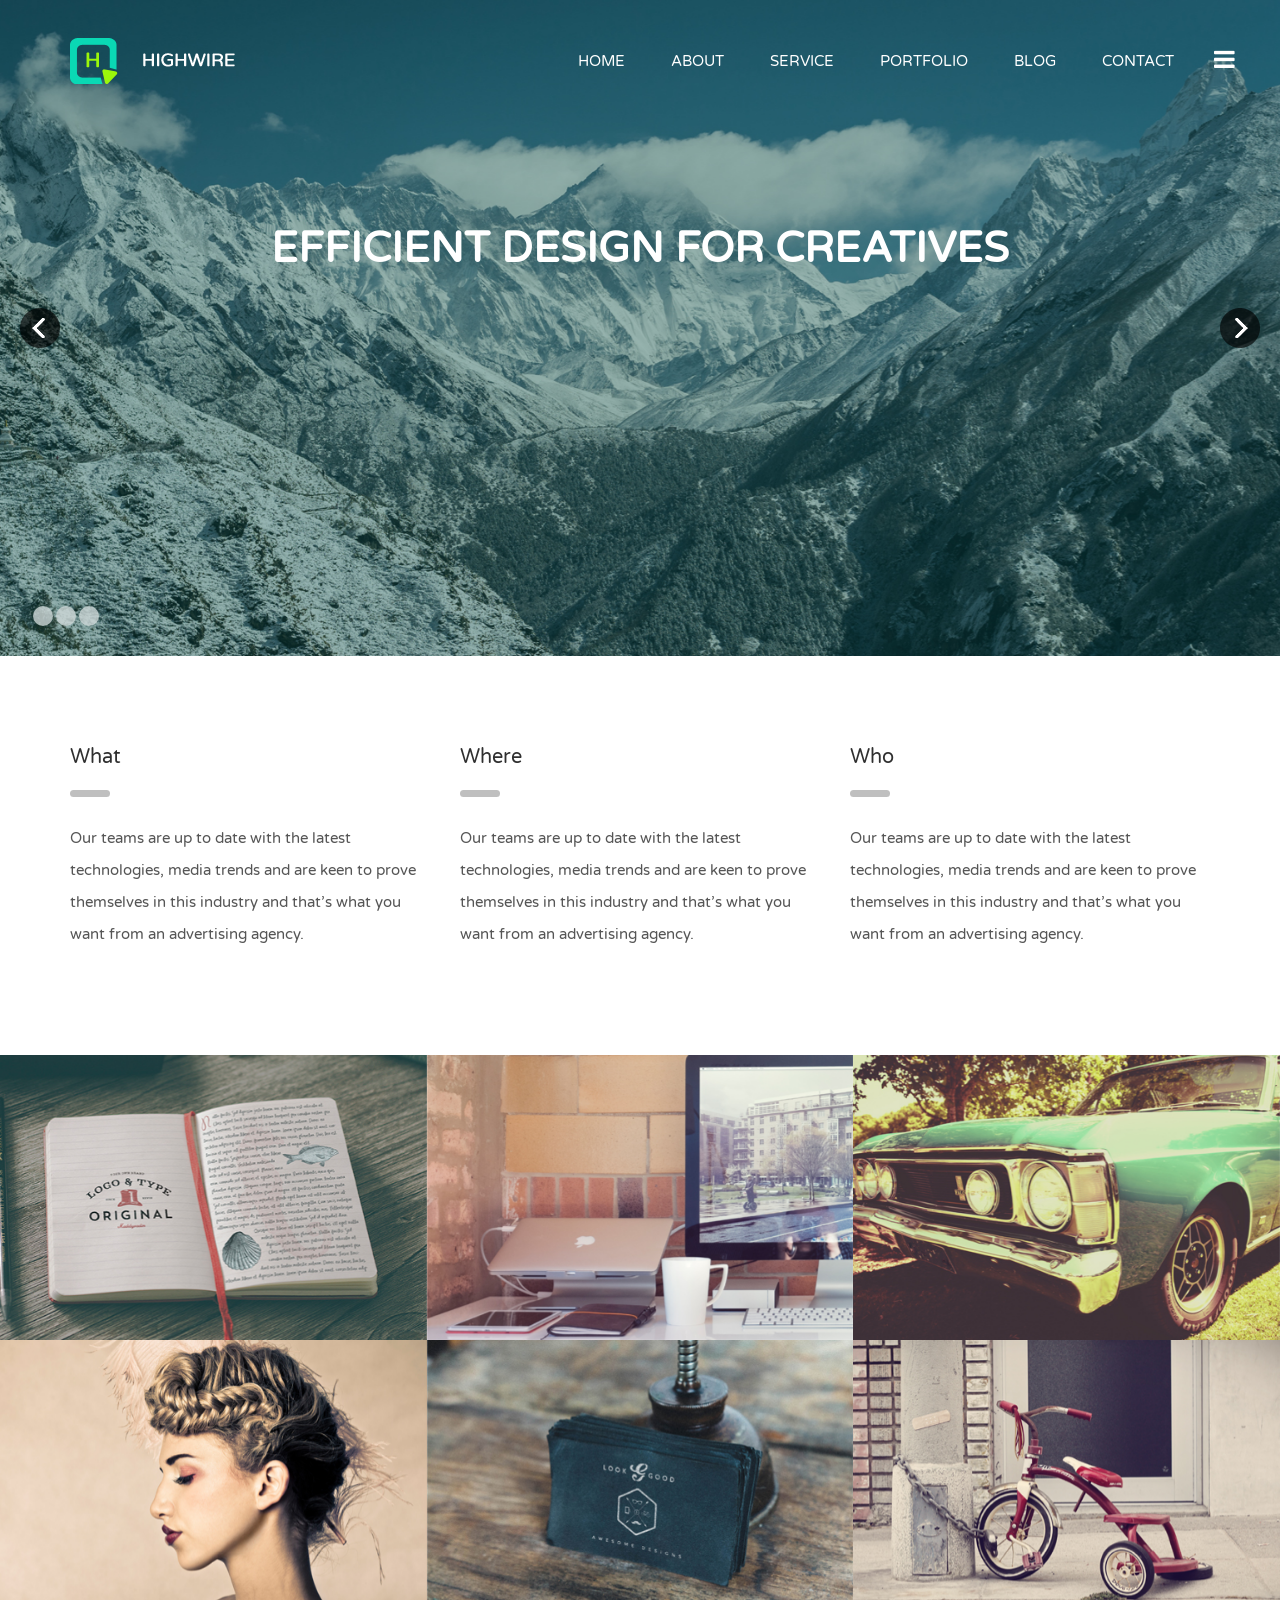
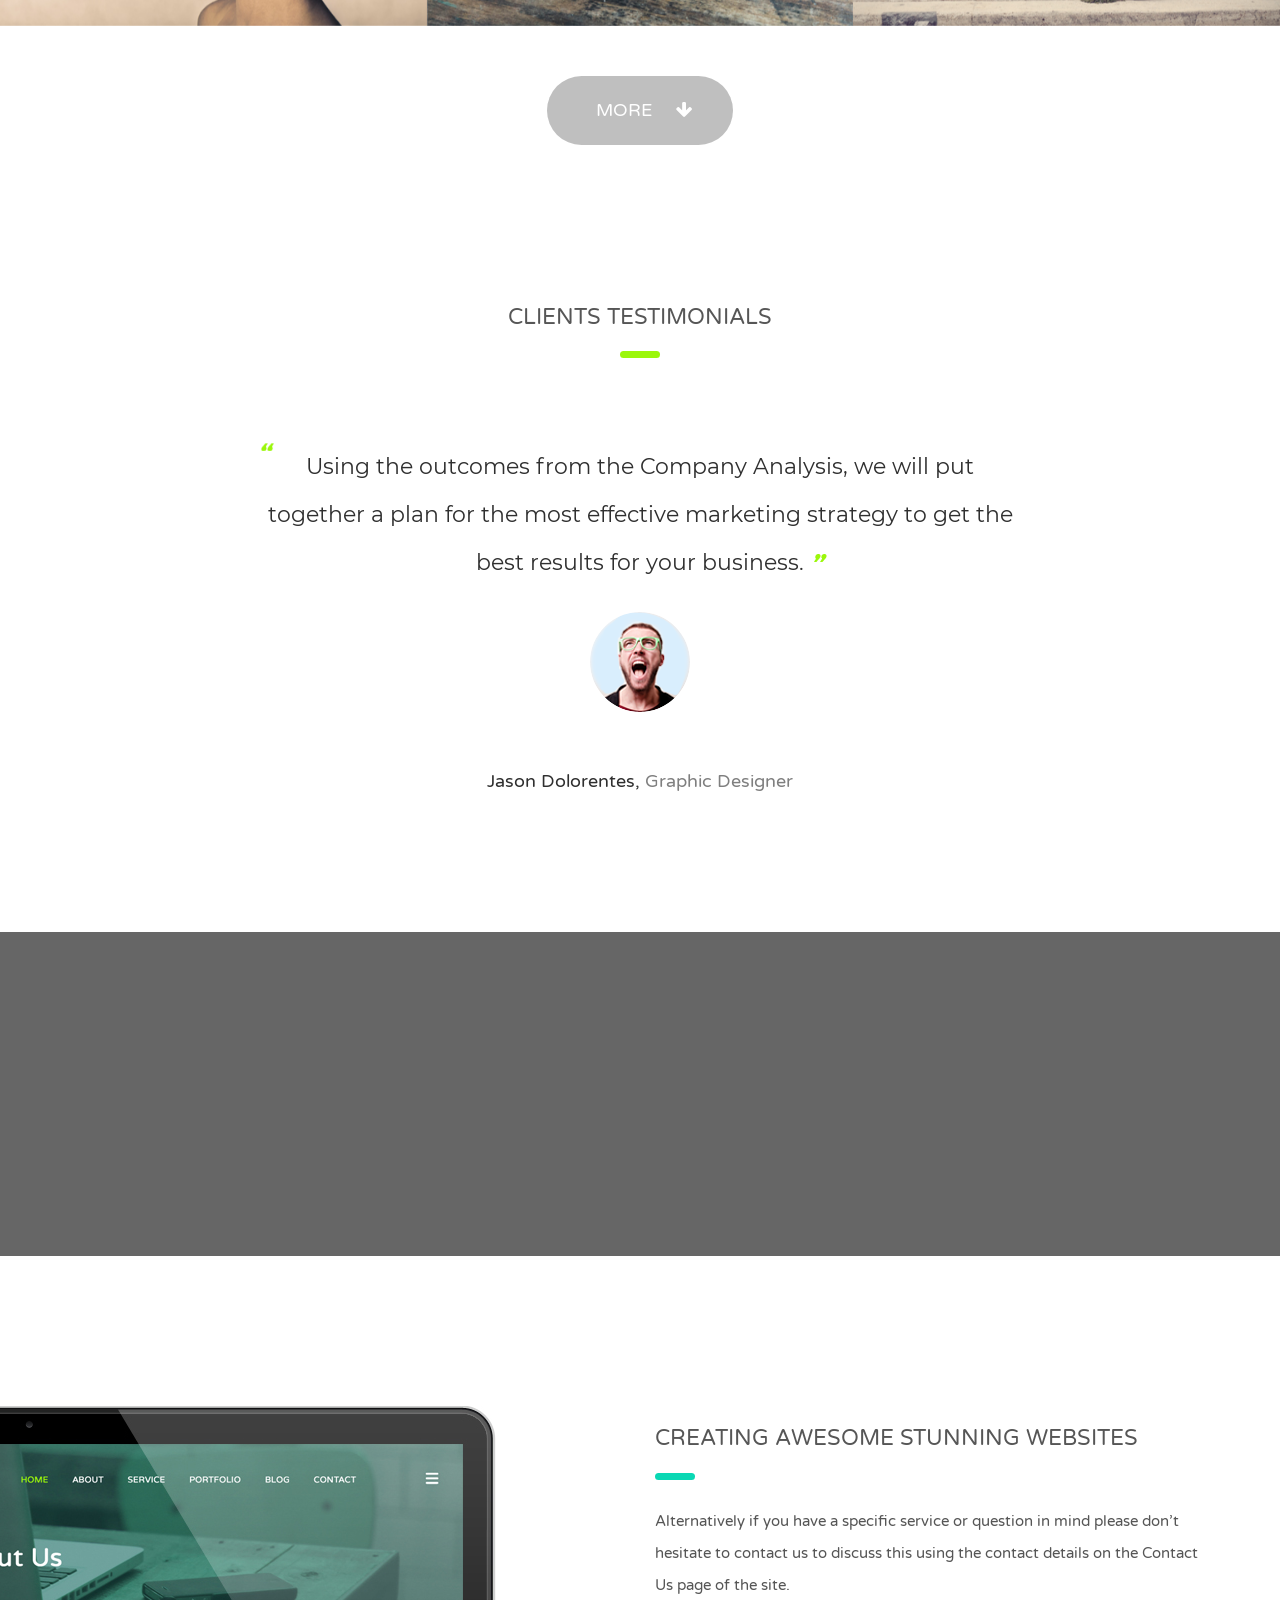
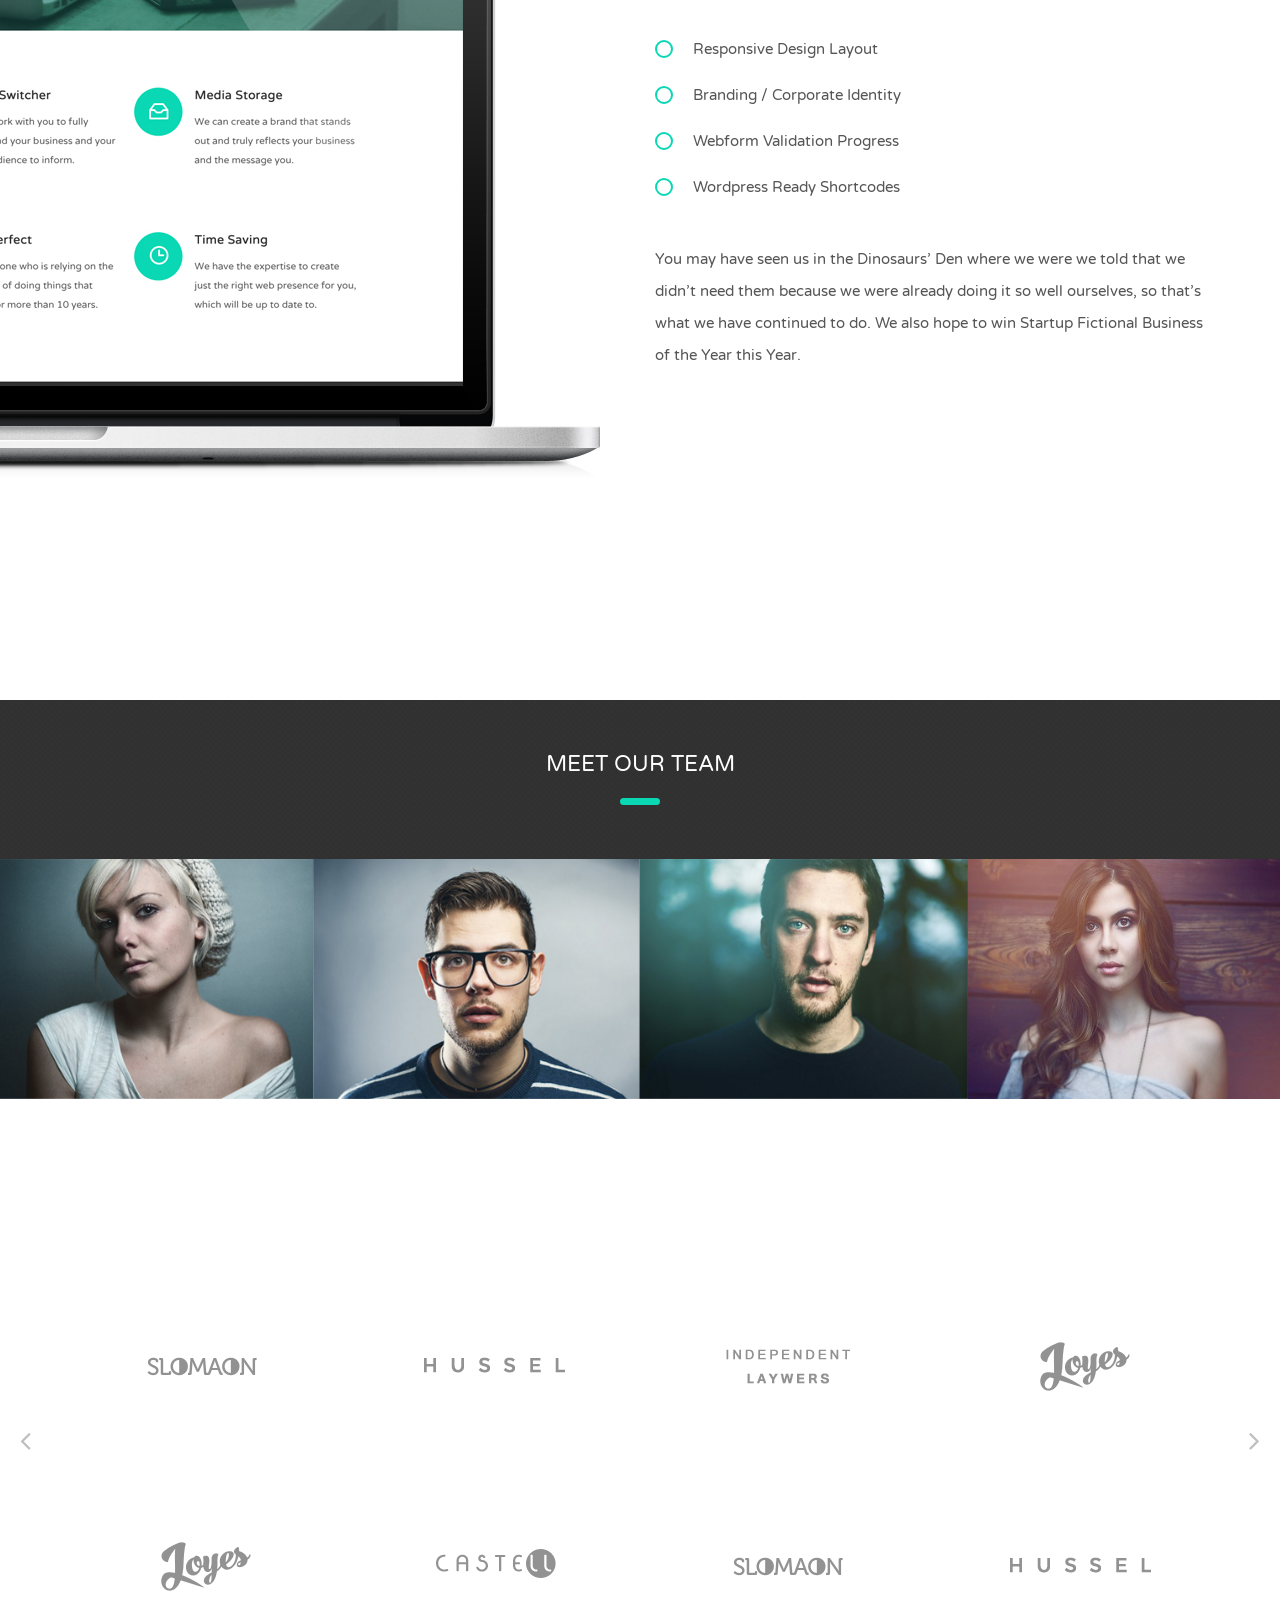
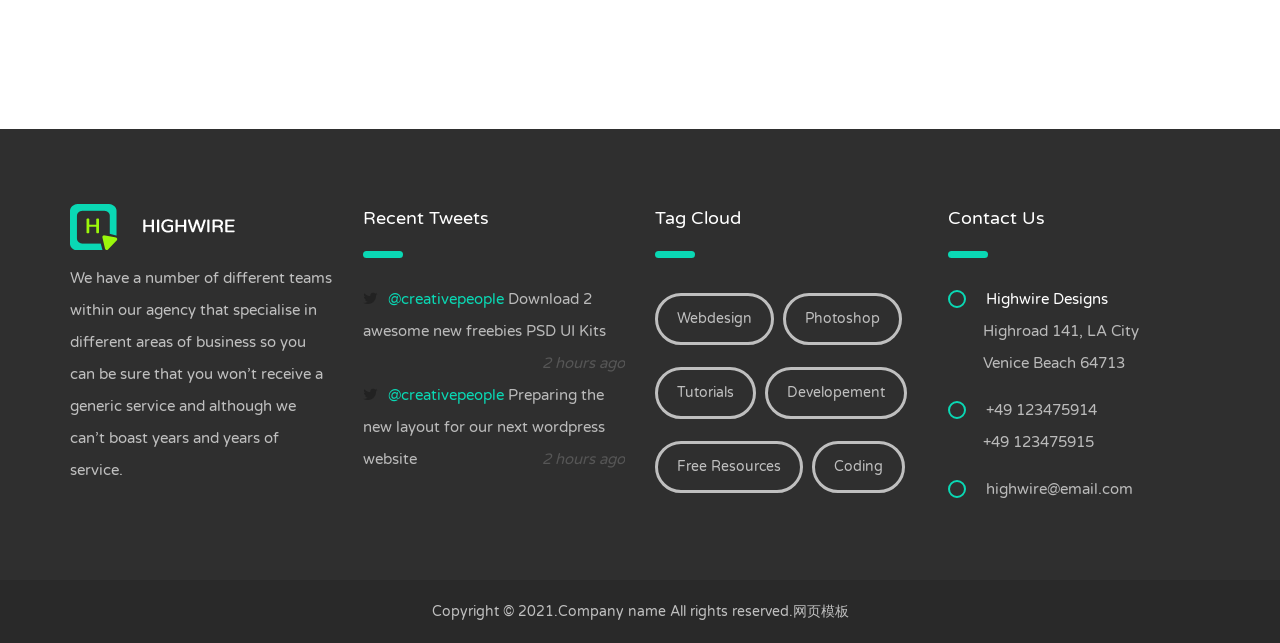
<file: 个人作业/hw2/前后台模板/前台模板/index.html>
<!DOCTYPE html>
<head>
<meta http-equiv="Content-Type" content="text/html; charset=utf-8">

<title>HighWire</title>
<!-- Style Sheets -->
<link href="static/css/font-awesome.css" rel="stylesheet">
<link href="static/css/animate.css" rel="stylesheet">
<link href="static/css/bootstrap.css" rel="stylesheet">
<link href="static/css/style.css" rel="stylesheet">
<link href="static/css/settings.css" rel="stylesheet">
<link href="static/css/fullscreen.css" rel="stylesheet">
<link href="static/css/owl.carousel.css" rel="stylesheet">
<link href="static/css/owl.theme.css" rel="stylesheet">
<link href="static/css/owl.transitions.css" rel="stylesheet">
<link href="static/css/prettyPhoto.css" rel="stylesheet">
<link href="static/css/color.css" rel="stylesheet">
<link href="static/css/responsive.css" rel="stylesheet">

</head>

<body>

 


<div class="top-navigation sidr" id="right-menu-container">
	<button class="closeme" type="button"><i class="fa fa-arrow-up"></i></button>
	<div class="container">
        <ul class="list-unstyled">
            <li><a href="">Homepage Layout 01</a></li>
            <li><a href="home-2.html">Homepage Layout 02</a></li>
            <li><a href="home-3.html">Homepage Layout 03</a></li>
            <li><a href="about-us.html">About Us Page</a></li>
            <li><a href="services.html">Our Services</a></li>
            <li><a href="portfolio-3-grid.html">Portfolio 3 Col</a></li>
            <li><a href="portfolio-4-grid.html">Portfolio 4 Col</a></li>
            <li><a href="portfolio-3-grid.html">Portfolio 3 Col Grid</a></li>
            <li><a href="portfolio-4-grid.html">Portfolio 4 Col Grid</a></li>
            <li><a href="portfolio-single-comments.html">Portfolio Single</a></li>
            <li><a href="portfolio-single-sidebar.html">Portfolio Sidebar</a></li>
            <li><a href="blog-sidebar.html">Blog Sidebar</a></li>
            <li><a href="blog-detail.html">Blog Detail</a></li>
            <li><a href="contact.html">Contact</a></li>
            <li><a href="#">Support Forums</a></li>
        </ul>
    </div>
</div>

<!-- Main Header Start -->
<header class="header-style-1">
	<div class="container">
    	<div class="logo pull-left">
        	<a href="">
            	<img src="static/picture/logo.png" alt="">
            </a>
        </div>
        <nav role="navigation" class="main-nav navbar navbar-default pull-right">
            <div class="navbar-header">
                <button type="button" data-target="#navbarCollapse" data-toggle="collapse" class="navbar-toggle">
                    <i class="fa fa-bars"></i>
                </button>
            </div>
            <div id="navbarCollapse" class="collapse navbar-collapse">
                <ul class="main-menu list-unstyled">
                    <li><a href="">HOME</a></li>
                    <li><a href="about-us.html">ABOUT</a></li>
                    <li><a href="services.html">SERVICE</a></li>
                    <li><a href="portfolio-full-width-3-col.html">PORTFOLIO</a></li>
                    <li><a href="blog.html">BLOG</a></li>
                    <li><a href="contact.html">CONTACT</a></li>
                </ul>
            </div>
        </nav>
    </div>
    <a id="right-menu" href="#right-menu-container" class="myButton"><i class="fa fa-bars"></i></a>
</header>

<!-- Slider Section Start -->
<section>
	<div class="slider">
    	<div class="fullscreen-container">
            <div class="fullscreenbanner">
                <ul>
                    <li data-transition="fade" data-slotamount="10">
                        <img src="static/picture/slide.jpg" alt="" class="img-responsive">
                        <div class="caption lft big_white" data-x="center" data-y="215" data-speed="1000" data-start="800" data-easing="easeOutExpo">EFFICIENT DESIGN FOR CREATIVES
                        </div>
                        <div class="caption sfb small_text" data-x="center" data-y="290" data-speed="1000" data-start="1800" data-easing="easeOutExpo">PRESENT YOUR <span>QUALITY</span> TO THE WORLD
                        </div>
                        
                        <div class="caption sfb" data-x="center" data-y="415" data-speed="1000" data-start="2000" data-easing="easeOutExpo"><a href="#">BECOME A PART<i class="fa fa-arrow-right"></i></a>
                        </div>                       
                    </li>
                    
                    <li data-transition="slide" data-slotamount="10">
                        <img src="static/picture/slide-2.jpg" alt="" class="img-responsive">
                        <div class="caption lft big_white" data-x="center" data-y="215" data-speed="1000" data-start="1000" data-easing="easeOutExpo">WE WORK FROM OUR CREATIVE DESKS
                        </div>
                        <div class="caption sfb modern_small_text_dark" data-x="center" data-y="290" data-speed="1000" data-start="1800" data-easing="easeOutExpo">BECOME A CREATIVE ARTIST
                        </div>
                        
                        <div class="caption sfb" data-x="center" data-y="415" data-speed="1000" data-start="2000" data-easing="easeOutExpo"><a class="white" href="#">SIGN UP FOR FREE<i class="fa fa-arrow-right"></i></a>
                        </div>                       
                    </li>
                    
                    <li data-transition="fade" data-slotamount="10">
                        <img alt="" src="static/picture/slide-3.jpg" class="img-responsive">
                        <div class="caption lft big_white" data-x="center" data-y="215" data-speed="400" data-start="800" data-easing="easeOutExpo">CREATIVE WORK FOR INSPIRING PEOPLE
                        </div>
                        <div class="caption lfr small_text" data-x="center" data-y="290" data-speed="800" data-start="1600" data-easing="easeOutExpo"><span>START YOUR CAREER NOW</span>
                        </div>
                        
                        <div class="caption lfr small_text" data-x="center" data-y="340" data-speed="300" data-start="2400" data-easing="easeOutExpo">FREE REGISTRATION
                        </div>                       
                        
                        <div class="caption sfl" data-x="250" data-y="480" data-speed="1000" data-start="2600" data-easing="easeOutExpo"><a class="white" href="#">SIGN UP FOR FREE<i class="fa fa-arrow-right"></i></a>
                        </div>
                        <div class="caption sfr" data-x="600" data-y="480" data-speed="1000" data-start="2600" data-easing="easeOutExpo"><a href="#">TAKE A FREE TOUR<i class="fa fa-arrow-right"></i></a>
                        </div>                       
                    </li>
                </ul>
                <div class="tp-bannertimer"></div>
            </div>
        </div>
    </div>
</section>

<!-- Service Section Start -->
<section id="features" class="section">
	<div class="service-style-1">
        <div class="container">
            <div class="row">
                <div class="col-md-4">
                    <div class="service-box-1 animated out" data-delay="0" data-animation="fadeInUp">
                        <h3>What</h3>
                        <p>Our teams are up to date with the latest technologies, media trends and are keen to prove themselves in this industry and that’s what you want from an advertising agency.</p>
                    </div>
                </div>
                <div class="col-md-4">
                    <div class="service-box-1 animated out" data-delay="300" data-animation="fadeInUp">
                        <h3>Where</h3>
                        <p>Our teams are up to date with the latest technologies, media trends and are keen to prove themselves in this industry and that’s what you want from an advertising agency.</p>
                    </div>
                </div>
                <div class="col-md-4">
                    <div class="service-box-1 animated out" data-delay="600" data-animation="fadeInUp">
                        <h3>Who</h3>
                        <p>Our teams are up to date with the latest technologies, media trends and are keen to prove themselves in this industry and that’s what you want from an advertising agency.</p>
                    </div>
                </div>
            </div>
        </div>
        <div class="services-gallery">
        	<div class="col-md-4">
            	<div class="service-gallery-box animated out" data-delay="0" data-animation="fadeIn">
                    <figure>
                        <img class="img-responsive" src="static/picture/1001.jpg" alt="">
                        <figcaption>
                            <div class="text-center">
                                <div class="mask">
                                	<a href="static/picture/1001.jpg" data-rel="prettyPhoto[gallery1]">
                                    	<h2>WEBDESIGNER WORKSPACE</h2>
                                    </a>
                                    <ul class="options">
                                        <li>Illustration</li>
                                        <li>Photography</li>
                                        <li>Designer</li>
                                    </ul>
                                    <span>24 Jun. 2014</span>
                                </div>
                            </div>
                        </figcaption>
                    </figure>
                </div>
            </div>
            <div class="col-md-4">
            	<div class="service-gallery-box animated out" data-delay="0" data-animation="fadeIn">
                    <figure>
                        <img class="img-responsive" src="static/picture/1002.jpg" alt="">
                        <figcaption>
                            <div class="text-center">
                                <div class="mask">
                                    <a href="static/picture/1002.jpg" data-rel="prettyPhoto[gallery1]">
                                    	<h2>AWESOME PROJECT</h2>
                                    </a>
                                    <ul class="options">
                                        <li>Illustration</li>
                                        <li>Photography</li>
                                        <li>Designer</li>
                                    </ul>
                                    <span>24 Jun. 2014</span>
                                </div>
                            </div>
                        </figcaption>
                    </figure>
                </div>
            </div>
            <div class="col-md-4">
            	<div class="service-gallery-box animated out" data-delay="0" data-animation="fadeIn">
                    <figure>
                        <img class="img-responsive" src="static/picture/1003.jpg" alt="">
                        <figcaption>
                            <div class="text-center">
                                <div class="mask">
                                    <a href="static/picture/1003.jpg" data-rel="prettyPhoto[gallery1]">
                                    	<h2>ONE PAGE TEMPLATE</h2>
                                    </a>
                                    <ul class="options">
                                        <li>Illustration</li>
                                        <li>Photography</li>
                                        <li>Designer</li>
                                    </ul>
                                    <span>24 Jun. 2014</span>
                                </div>
                            </div>
                        </figcaption>
                    </figure>
                </div>
            </div>
            <div class="col-md-4">
            	<div class="service-gallery-box animated out" data-delay="0" data-animation="fadeIn">
                    <figure>
                        <img class="img-responsive" src="static/picture/1004.jpg" alt="">
                        <figcaption>
                            <div class="text-center">
                                <div class="mask">
                                    <a href="static/picture/1004.jpg" data-rel="prettyPhoto[gallery1]">
                                    	<h2>NEW CREATIVE DESIGN</h2>
                                    </a>
                                    <ul class="options">
                                        <li>Illustration</li>
                                        <li>Photography</li>
                                        <li>Designer</li>
                                    </ul>
                                    <span>24 Jun. 2014</span>
                                </div>
                            </div>
                        </figcaption>
                    </figure>
                </div>
            </div>
            <div class="col-md-4">
            	<div class="service-gallery-box animated out" data-delay="0" data-animation="fadeIn">
                    <figure>
                        <img class="img-responsive" src="static/picture/1005.jpg" alt="">
                        <figcaption>
                            <div class="text-center">
                                <div class="mask">
                                    <a href="static/picture/1005.jpg" data-rel="prettyPhoto[gallery1]">
                                    	<h2>HIGH WIRE TEMPLATE</h2>
                                    </a>
                                    <ul class="options">
                                        <li>Illustration</li>
                                        <li>Photography</li>
                                        <li>Designer</li>
                                    </ul>
                                    <span>24 Jun. 2014</span>
                                </div>
                            </div>
                        </figcaption>
                    </figure>
                </div>
            </div>
            <div class="col-md-4">
            	<div class="service-gallery-box animated out" data-delay="0" data-animation="fadeIn">
                    <figure>
                        <img class="img-responsive" src="static/picture/1006.jpg" alt="">
                        <figcaption>
                            <div class="text-center">
                                <div class="mask">
                                    <a href="files/F9g2FiPUSyC7IybhyI2p_09.jpg" data-rel="prettyPhoto[gallery1]">
                                    	<h2>CRAPER WEBSITE TEMPLATE</h2>
                                    </a>
                                    <ul class="options">
                                        <li>Illustration</li>
                                        <li>Photography</li>
                                        <li>Designer</li>
                                    </ul>
                                    <span>24 Jun. 2014</span>
                                </div>
                            </div>
                        </figcaption>
                    </figure>
                </div>
            </div>
            <div class="text-center">
            	<a href="#" class="btn">MORE<i class="fa fa-arrow-down"></i></a>
            </div>
        </div>
    </div>
</section>

<!-- Client Testimonial Section Start -->
<section class="section mrgb5">
	<div class="container">
    	<div class="text-center">
        	<div class="heading animated out" data-delay="0" data-animation="fadeInUp">
                <h3>CLIENTS TESTIMONIALS</h3>
            </div>
        </div>
        <div class="owl-carousel owl-theme client-testimonial">
        	<div class="item client-testimonial-box">
            	<div class="text-center">
                    <blockquote>
                        <p>Using the outcomes from the Company Analysis, we will put together a plan for the most effective marketing strategy to get the best results for your business.</p>
                    </blockquote>
                    <figure>
                        <img class="img-circle" src="static/picture/client.png" alt="">
                    </figure>
                    <h4>Jason Dolorentes, <span>Graphic Designer</span></h4>
                </div>
            </div>
            
            <div class="item client-testimonial-box">
            	<div class="text-center">
                    <blockquote>
                        <p>Using the outcomes from the Company Analysis, we will put the best results for your business.</p>
                    </blockquote>
                    <figure>
                        <img class="img-circle" src="static/picture/client.png" alt="">
                    </figure>
                    <h4>Jason Dolorentes, <span>Graphic Designer</span></h4>
                </div>
            </div>
            
            <div class="item client-testimonial-box">
            	<div class="text-center">
                    <blockquote>
                        <p>Using the outcomes from the Company Analysis, we will put together a plan for the most effective marketing strategy to get.</p>
                    </blockquote>
                    <figure>
                        <img class="img-circle" src="static/picture/client.png" alt="">
                    </figure>
                    <h4>Jason Dolorentes, <span>Graphic Designer</span></h4>
                </div>
            </div>
        </div>
    </div>
</section>

<!-- Ready For Action Start -->
<section class="section-parallax overlay" style="background-image:url(static/image/slide.jpg);">
	<div class="container">
    	<div class="text-center">
        	<div class="ready-box">
            	<h1 class="animated out" data-delay="0" data-animation="fadeIn">READY FOR ACTION?</h1>
                <h3 class="animated out" data-delay="100" data-animation="fadeInUp">BRING THE COLOUR INTO YOUR LIFE</h3>
                <a class="animated out" href="#" data-delay="200" data-animation="fadeInUp"><i class="fa fa-angle-down"></i></a>
            </div>
        </div>
    </div>
</section>

<!-- Website Feature Section Start -->
<section class="section mrgb8 mrgt8">
	<div class="container">
    	<div class="row">
            <div class="col-md-6">
                <div class="feature-img animated out" data-delay="100" data-animation="fadeInLeft">
                    <img class="img-responsive" src="static/picture/feature-1.jpg" alt="">
                </div>
            </div>
            <div class="col-md-6">
                <div class="website-feature-box">
                    <div class="heading-left animated out" data-delay="0" data-animation="fadeInUp">
                        <h3>CREATING AWESOME STUNNING WEBSITES</h3>
                    </div>
                    <p class="animated out" data-delay="100" data-animation="fadeIn">Alternatively if you have a specific service or question in mind please don’t hesitate to contact us to discuss this using the contact details on the Contact Us page of the site.</p>
                    <ul class="list-unstyled list-style-1">
                        <li class="animated out" data-delay="200" data-animation="fadeInUp">Responsive Design Layout</li>
                        <li class="animated out" data-delay="200" data-animation="fadeInUp">Branding / Corporate Identity</li>
                        <li class="animated out" data-delay="200" data-animation="fadeInUp">Webform Validation Progress</li>
                        <li class="animated out" data-delay="200" data-animation="fadeInUp">Wordpress Ready Shortcodes</li>
                    </ul>
                    <p class="animated out" data-delay="300" data-animation="fadeIn">You may have seen us in the Dinosaurs’ Den where we were we told that we didn’t need them because we were already doing it so well ourselves, so that’s what we have continued to do. We also hope to win Startup Fictional Business of the Year this Year.</p>
                    <a href="#" class="btn animated out" data-delay="100" data-animation="fadeIn">PURCHASE THEME<i class="fa fa-arrow-right"></i></a>
                </div>
            </div>
        </div>
    </div>
</section>

<!-- Meet Our Teem Section Start -->
<section class="section no-padding-bottom">
	<div class="heading-with-bg gray-bg">
    	<div class="container">
        	<div class="text-center">
            	<div class="heading animated out" data-delay="0" data-animation="fadeInUp">
                	<h3>MEET OUR TEAM</h3>
                </div>
            </div>
        </div>
    </div>
    <div class="row our-team">
    	<div class="col-md-3">
        	<div class="team-box animated out" data-delay="100" data-animation="fadeInUp">
                <figure>
                    <img class="img-responsive" src="static/picture/team-1.jpg" alt="">
                    <figcaption>
                        <div class="mask">
                            <div class="text-center">
                                <h4>Edgar Wallace</h4>
                                <p>Frontend - Developer</p>
                                <ul class="list-unstyled">
                                    <li><a href="#"><i class="fa fa-twitter"></i></a></li>
                                    <li><a href="#"><i class="fa fa-facebook"></i></a></li>
                                    <li><a href="#"><i class="fa fa-google-plus"></i></a></li>
                                    <li><a href="#"><i class="fa fa-dribbble"></i></a></li>
                                </ul>
                            </div>
                        </div>
                    </figcaption>
                </figure>
            </div>
        </div>
        <div class="col-md-3">
        	<div class="team-box animated out" data-delay="300" data-animation="fadeInUp">
                <figure>
                    <img class="img-responsive" src="static/picture/team-2.jpg" alt="">
                    <figcaption>
                        <div class="mask">
                            <div class="text-center">
                                <h4>Edgar Wallace</h4>
                                <p>Frontend - Developer</p>
                                <ul class="list-unstyled">
                                    <li><a href="#"><i class="fa fa-twitter"></i></a></li>
                                    <li><a href="#"><i class="fa fa-facebook"></i></a></li>
                                    <li><a href="#"><i class="fa fa-google-plus"></i></a></li>
                                    <li><a href="#"><i class="fa fa-dribbble"></i></a></li>
                                </ul>
                            </div>
                        </div>
                    </figcaption>
                </figure>
            </div>
        </div>
        <div class="col-md-3">
        	<div class="team-box animated out" data-delay="500" data-animation="fadeInUp">
        		<figure>
                    <img class="img-responsive" src="static/picture/team-3.jpg" alt="">
                    <figcaption>
                        <div class="mask">
                            <div class="text-center">
                                <h4>Edgar Wallace</h4>
                                <p>Frontend - Developer</p>
                                <ul class="list-unstyled">
                                    <li><a href="#"><i class="fa fa-twitter"></i></a></li>
                                    <li><a href="#"><i class="fa fa-facebook"></i></a></li>
                                    <li><a href="#"><i class="fa fa-google-plus"></i></a></li>
                                    <li><a href="#"><i class="fa fa-dribbble"></i></a></li>
                                </ul>
                            </div>
                        </div>
                    </figcaption>
                </figure>
        	</div>
        </div>
        <div class="col-md-3">
        	<div class="team-box animated out" data-delay="700" data-animation="fadeInUp">
        		<figure>
                    <img class="img-responsive" src="static/picture/team-4.jpg" alt="">
                    <figcaption>
                        <div class="mask">
                            <div class="text-center">
                                <h4>Edgar Wallace</h4>
                                <p>Frontend - Developer</p>
                                <ul class="list-unstyled">
                                    <li><a href="#"><i class="fa fa-twitter"></i></a></li>
                                    <li><a href="#"><i class="fa fa-facebook"></i></a></li>
                                    <li><a href="#"><i class="fa fa-google-plus"></i></a></li>
                                    <li><a href="#"><i class="fa fa-dribbble"></i></a></li>
                                </ul>
                            </div>
                        </div>
                    </figcaption>
                </figure>
        	</div>
        </div>
    </div>
</section>

<!-- Our Client Section Start -->
<section class="section">
	<div class="container">
    	<div class="text-center">
        	<div class="heading animated out" data-delay="0" data-animation="fadeInUp">
            	<h3>OUR CLIENTS</h3>
            </div>
        </div>
        <div class="row our-clients animated out" data-delay="100" data-animation="fadeIn">
        	<div id="owl-demo" class="owl-carousel owl-theme our-client-list">
                <div class="item">
                    <div class="client-box mrg-btm">
                        <figure class="text-center">
                            <img src="static/picture/01.png" alt="">
                        </figure>
                    </div>
                
                    <div class="client-box">
                        <figure class="text-center">
                            <img src="static/picture/02.png" alt="">
                        </figure>
                    </div>
                </div>
            
                <div class="item">
                    <div class="client-box mrg-btm">
                        <figure class="text-center">
                            <img src="static/picture/03.png" alt="">
                        </figure>
                    </div>
                
                    <div class="client-box">
                        <figure class="text-center">
                            <img src="static/picture/04.png" alt="">
                        </figure>
                    </div>
                </div>
            
                <div class="item">
                    <div class="client-box mrg-btm">
                        <figure class="text-center">
                            <img src="static/picture/05.png" alt="">
                        </figure>
                    </div>
                
                    <div class="client-box">
                        <figure class="text-center">
                            <img src="static/picture/01.png" alt="">
                        </figure>
                    </div>
                </div>
            
                <div class="item">
                    <div class="client-box mrg-btm">
                        <figure class="text-center">
                            <img src="static/picture/02.png" alt="">
                        </figure>
                    </div>
                
                    <div class="client-box">
                        <figure class="text-center">
                            <img src="static/picture/03.png" alt="">
                        </figure>
                    </div>
                </div>
            
                <div class="item">
                    <div class="client-box mrg-btm">
                        <figure class="text-center">
                            <img src="static/picture/04.png" alt="">
                        </figure>
                    </div>
                
                    <div class="client-box">
                        <figure class="text-center">
                            <img src="static/picture/05.png" alt="">
                        </figure>
                    </div>
                </div>
            
                <div class="item">
                    <div class="client-box mrg-btm">
                        <figure class="text-center">
                            <img src="static/picture/01.png" alt="">
                        </figure>
                    </div>
                
                    <div class="client-box">
                        <figure class="text-center">
                            <img src="static/picture/02.png" alt="">
                        </figure>
                    </div>
                </div>
            
                <div class="item">
                    <div class="client-box mrg-btm">
                        <figure class="text-center">
                            <img src="static/picture/03.png" alt="">
                        </figure>
                    </div>
                
                    <div class="client-box">
                        <figure class="text-center">
                            <img src="static/picture/04.png" alt="">
                        </figure>
                    </div>
                </div>
    		</div>
            <div class="customNavigation">
            	<a class="btn prev">Previous</a>
            	<a class="btn next">Next</a>            	
            </div>
        </div>
    </div>
</section>

<!-- Footer Section Start -->
<footer class="section black-bg no-padding-bottom">
	<div class="container">
    	<div class="row">
        	<div class="col-md-3">
            	<div class="widget widget-about animated out" data-delay="0" data-animation="fadeIn">
                	<div class="logo">
                    	<img src="static/picture/logo.png" alt="">
                    </div>
                    <p>We have a number of different teams within our agency that specialise in different areas of business so you can be sure that you won’t receive a generic service and although we can’t boast years and years of service.</p>
                </div>
            </div>
            <div class="col-md-3">
            	<div class="widget widget-tweet animated out" data-delay="100" data-animation="fadeIn">
                	<div class="heading-left">
                    	<h4>Recent Tweets</h4>
                    </div>
                    <ul class="list-unstyled">
                    	<li><a href="#"><span>@creativepeople</span> Download 2 awesome new freebies PSD UI Kits</a><i class="pull-right">2 hours ago</i></li>
                        <li><a href="#"><span>@creativepeople</span> Preparing the new layout for our next wordpress website</a><i class="pull-right">2 hours ago</i></li>
                    </ul>
                </div>
            </div>
            <div class="col-md-3">
            	<div class="widget widget_tag_cloud animated out" data-delay="200" data-animation="fadeIn">
                	<div class="heading-left">
                    	<h4>Tag Cloud</h4>
                    </div>
                    <div class="tagcloud">
                    	<a href="#">Webdesign</a>
                        <a href="#">Photoshop </a>
                        <a href="#">Tutorials</a>
                        <a href="#">Developement</a>
                        <a href="#">Free Resources</a>
                        <a href="#">Coding</a>
                    </div>
            	</div>
            </div>
            <div class="col-md-3">
            	<div class="widget widget-contact animated out" data-delay="400" data-animation="fadeIn">
                	<div class="heading-left">
                    	<h4>Contact Us</h4>
                    </div>
                	<ul class="list-unstyled list-style-1">
                    	<li>
                        	<span>Highwire Designs</span>
                            <p>Highroad 141, LA City</p>
                            <p>Venice Beach 64713</p>
                        </li>
                        <li>
                        	<p>+49 123475914</p>
                            <p>+49 123475915</p>
                        </li>
                        <li>
                        	<p>highwire@email.com</p>
                    	</li>
                    </ul>
                </div>
            </div>
        </div>
    </div>
</footer>

<div class="bottom-bar" style="margin-top:0px">
	<div class="container">
    	<div class="text-center">
        	<label>Copyright &copy; 2021.Company name All rights reserved.<a target="_blank" href="https://sc.chinaz.com/moban/">&#x7F51;&#x9875;&#x6A21;&#x677F;</a></label>
        </div>
    </div>
</div>

<script src="static/js/jquery-1.11.0.min.js"></script>
<script src="static/js/bootstrap.js"></script>
<script src="static/js/jquery.prettyPhoto.js"></script>
<script src="static/js/jquery.appear.js"></script>
<script src="static/js/jquery.sidr.min.js"></script>
<script src="static/js/jquery.themepunch.revolution.min.js"></script>
<script src="static/js/owl.carousel.js"></script>
<script src="static/js/script.js"></script>

</body>
</file>
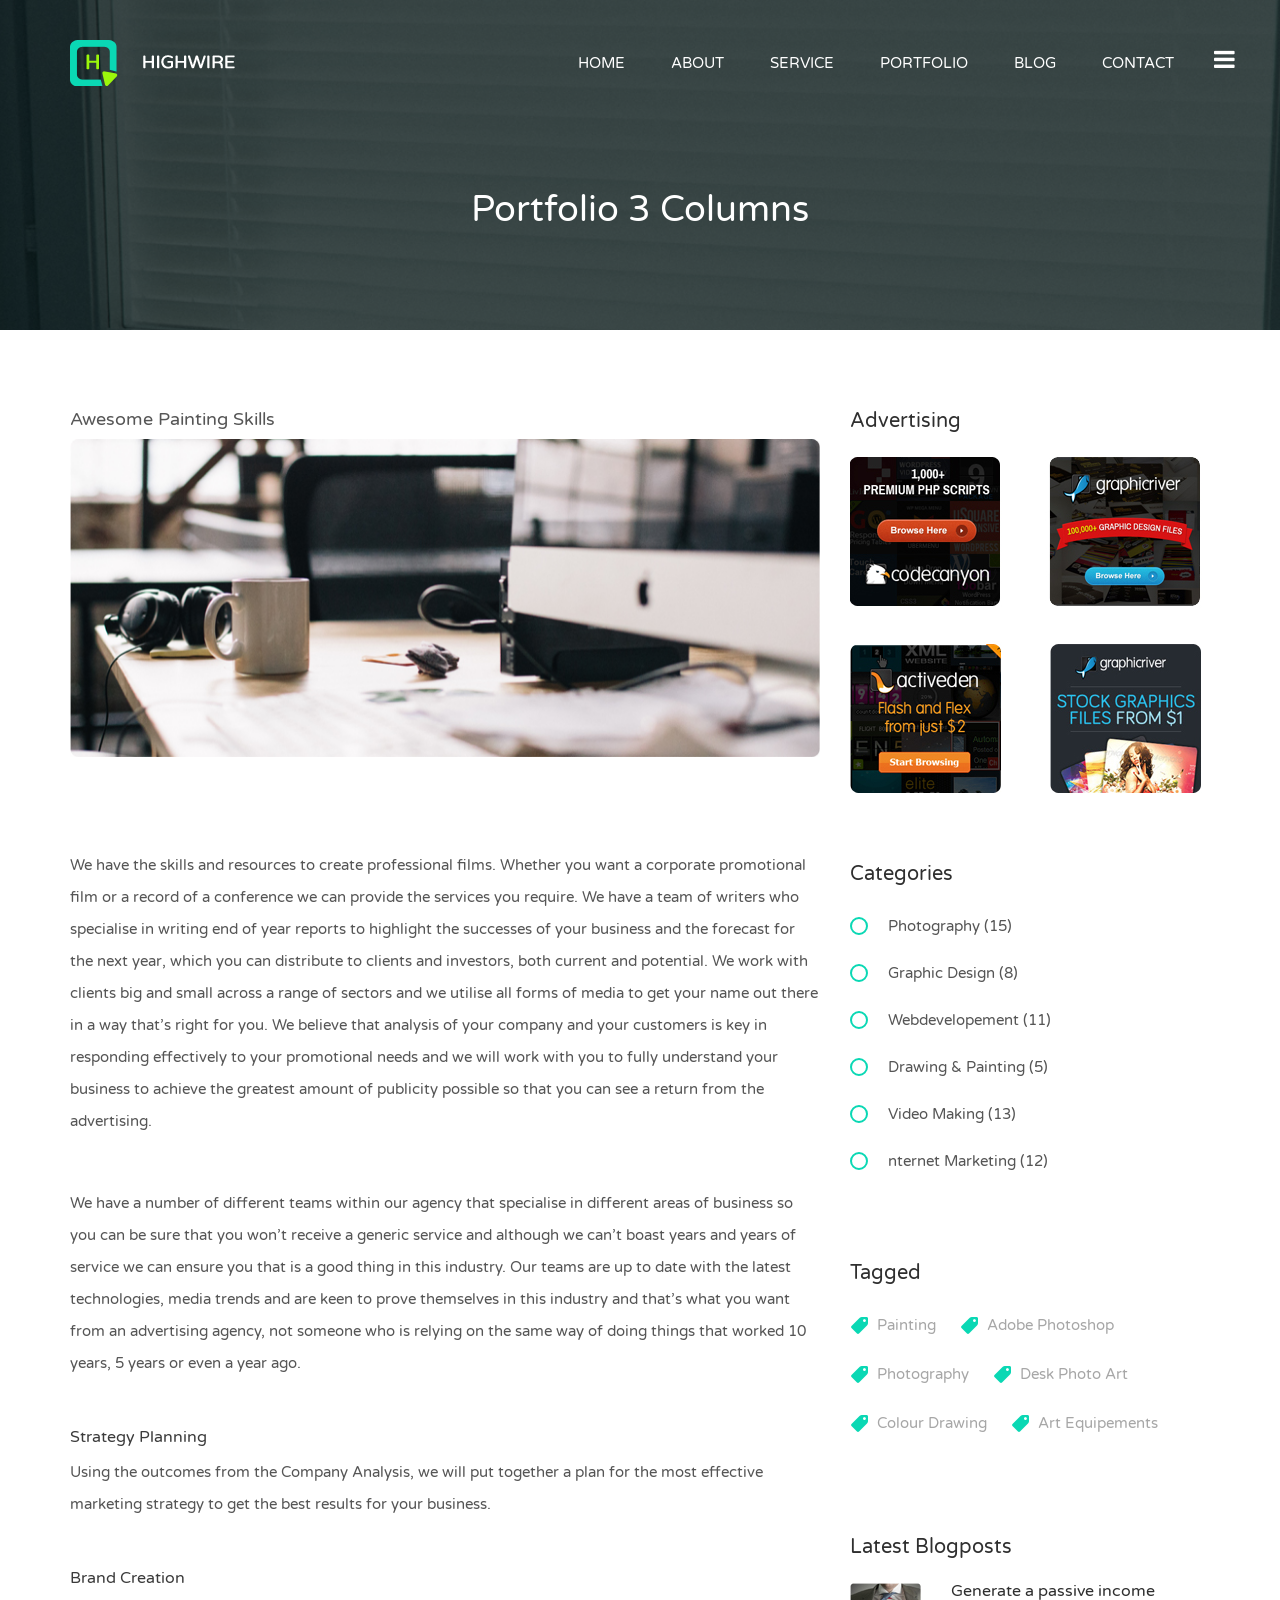
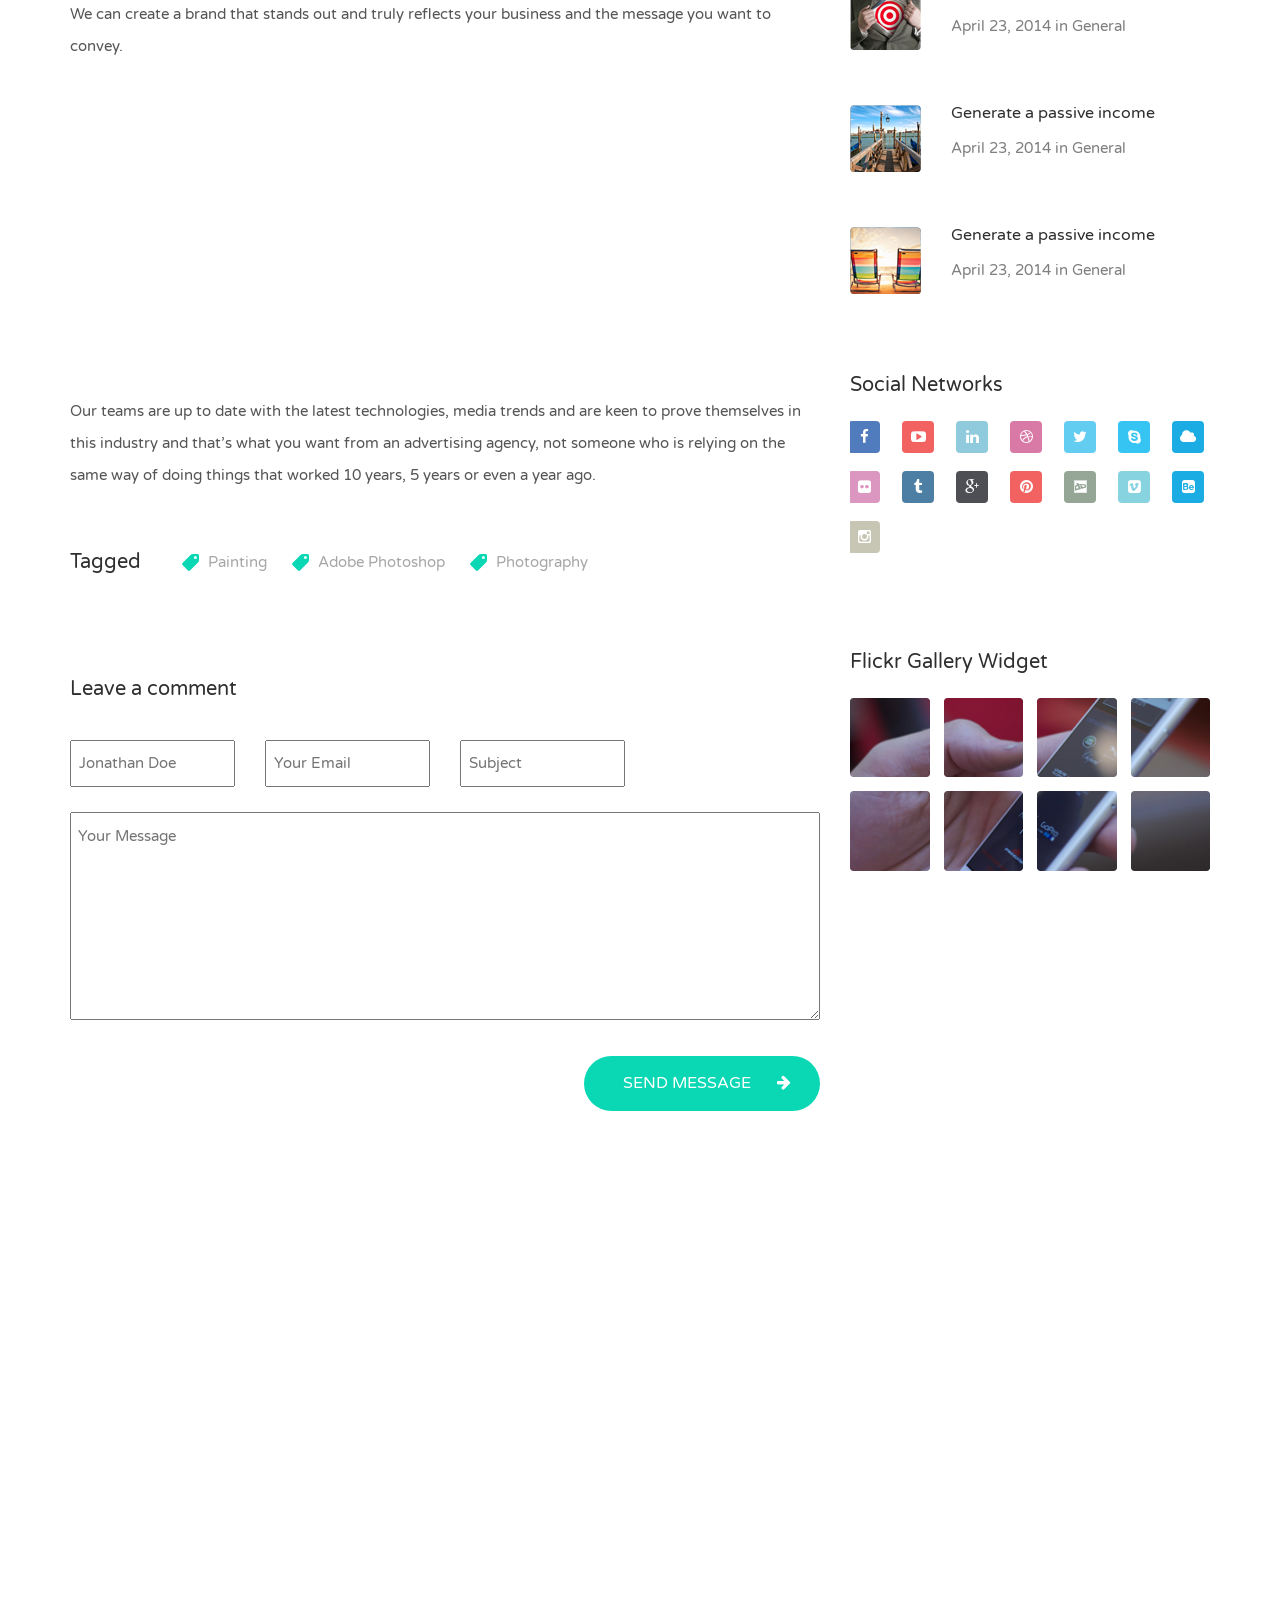
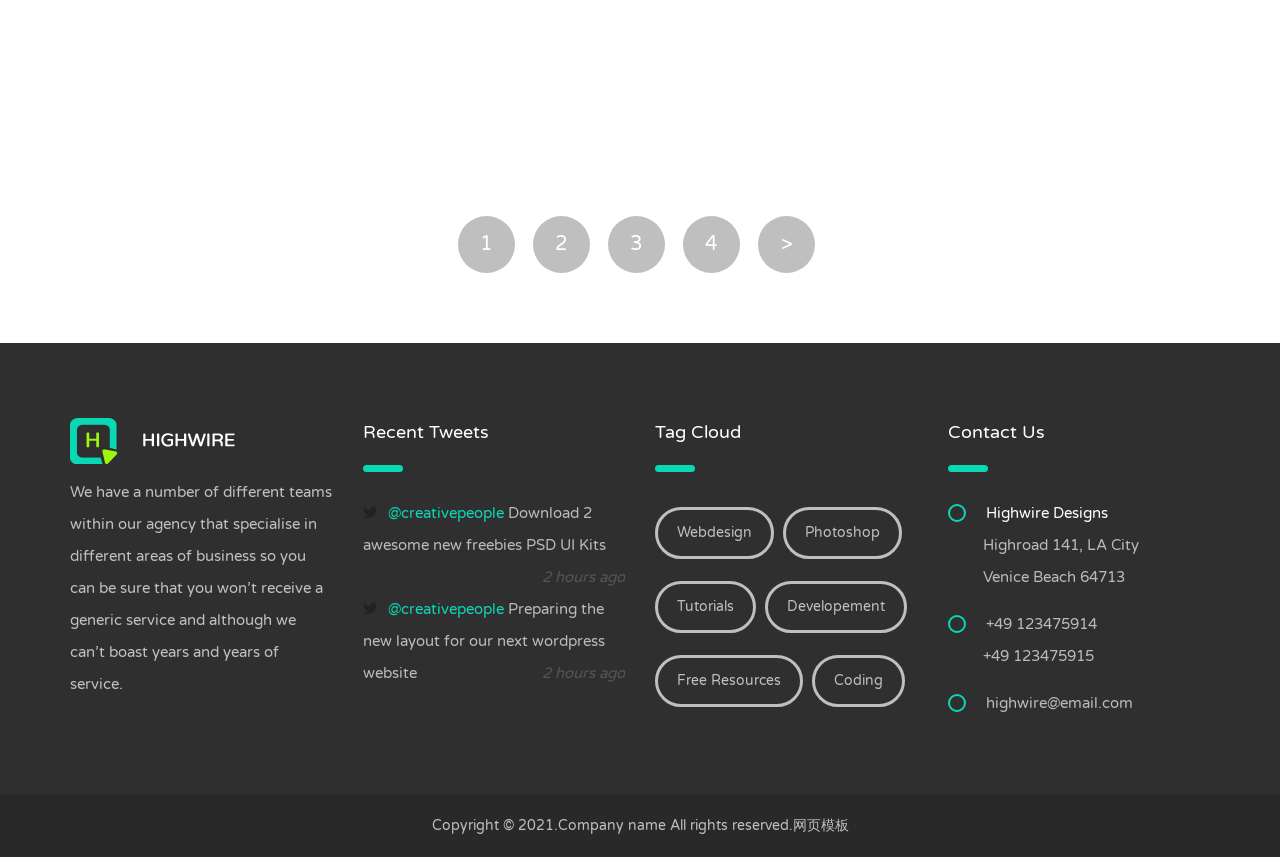
<file: 个人作业/hw2/前后台模板/前台模板/blog-detail.html>
<!DOCTYPE html>
<head>
<meta http-equiv="Content-Type" content="text/html; charset=utf-8">

<title>HighWire</title>
<!-- Style Sheets -->
<link href="static/css/font-awesome.css" rel="stylesheet">
<link href="static/css/animate.css" rel="stylesheet">
<link href="static/css/bootstrap.css" rel="stylesheet">
<link href="static/css/style.css" rel="stylesheet">
<link href="static/css/settings.css" rel="stylesheet">
<link href="static/css/owl.carousel.css" rel="stylesheet">
<link href="static/css/owl.theme.css" rel="stylesheet">
<link href="static/css/owl.transitions.css" rel="stylesheet">
<link href="static/css/color.css" rel="stylesheet">
<link href="static/css/responsive.css" rel="stylesheet">

</head>

<body>

 

<div class="top-navigation sidr" id="right-menu-container">
	<button class="closeme" type="button"><i class="fa fa-arrow-up"></i></button>
	<div class="container">
        <ul class="list-unstyled">
            <li><a href="index.html">Homepage Layout 01</a></li>
            <li><a href="home-2.html">Homepage Layout 02</a></li>
            <li><a href="home-3.html">Homepage Layout 03</a></li>
            <li><a href="about-us.html">About Us Page</a></li>
            <li><a href="services.html">Our Services</a></li>
            <li><a href="portfolio-3-grid.html">Portfolio Layout</a></li>
            <li><a href="#">Single Project View</a></li>
            <li><a href="#">Clients Testimonials</a></li>
            <li><a href="#">Skills & Experiences</a></li>
            <li><a href="#">Company Team Page</a></li>
            <li><a href="#">Plans & Pricings</a></li>
            <li><a href="#">Contact Us</a></li>
            <li><a href="#">Products</a></li>
            <li><a href="#">Shopping Cart</a></li>
            <li><a href="#">Wodpress Shortcodes</a></li>
            <li><a href="#">Support Forums</a></li>
        </ul>
    </div>
</div>

<section class="banner overlay" style="background-image:url(static/image/slide-2.jpg)">
    <header class="header-style-3">
        <div class="container">
            <div class="logo pull-left">
                <a href="index.html">
                    <img src="static/picture/logo.png" alt="">
                </a>
            </div>
            <div class="pull-right">
                <nav role="navigation" class="main-nav navbar navbar-default pull-right">
                    <div class="navbar-header">
                        <button type="button" data-target="#navbarCollapse" data-toggle="collapse" class="navbar-toggle">

                        </button>
                    </div>
                    <div id="navbarCollapse" class="collapse navbar-collapse">
                        <ul class="main-menu list-unstyled">
                            <li><a href="index.html">HOME</a></li>
                            <li><a href="about-us.html">ABOUT</a></li>
                            <li><a href="services.html">SERVICE</a></li>
                            <li><a href="portfolio-full-width-3-col.html">PORTFOLIO</a></li>
                            <li><a href="blog.html">BLOG</a></li>
                            <li><a href="contact.html">CONTACT</a></li>
                        </ul>
                    </div>
                </nav>
            </div>
        </div>
        <a id="right-menu" href="#right-menu-container" class="myButton"><i class="fa fa-bars"></i></a>
    </header>
    <div class="container">
    	<div class="text-center animated out" data-delay="0" data-animation="fadeInUp">
        	<h1>Portfolio 3 Columns</h1>
        </div>
    </div>
</section>

<section class="section">
    <div class="container">
    	<div class="row">
            <div class="col-md-8">
                <div class="blog-single-box">
                    <h4 class="animated out" data-delay="0" data-animation="fadeInUp">Awesome Painting Skills</h4>
                    <figure class="animated out" data-delay="0" data-animation="fadeInDown">
                    	<img src="static/picture/1061.jpg" alt="">
                    </figure>
                    
                    <ul class="meta animated out" data-delay="0" data-animation="fadeInUp">
                    	<li><span class="user-meta-icon"></span><a href="#">Jessica Parkersbrew</a></li>
                        <li><span class="calender-icon"></span><a href="#">11 February 2014</a></li>
                        <li><span class="comment-meta-icon"></span><a href="#">41 Comments</a></li>
                    </ul>
                    
                    <p class="animated out" data-delay="0" data-animation="fadeInUp">We have the skills and resources to create professional films. Whether you want a corporate promotional film or a record of a conference we can provide the services you require. We have a team of writers who specialise in writing end of year reports to highlight the successes of your business and the forecast for the next year, which you can distribute to clients and investors, both current and potential. We work with clients big and small across a range of sectors and we utilise all forms of media to get your name out there in a way that’s right for you. We believe that analysis of your company and your customers is key in responding effectively to your promotional needs and we will work with you to fully understand your business to achieve the greatest amount of publicity possible so that you can see a return from the advertising.</p>
                    <p class="animated out" data-delay="0" data-animation="fadeInUp">We have a number of different teams within our agency that specialise in different areas of business so you can be sure that you won’t receive a generic service and although we can’t boast years and years of service we can ensure you that is a good thing in this industry. Our teams are up to date with the latest technologies, media trends and are keen to prove themselves in this industry and that’s what you want from an advertising agency, not someone who is relying on the same way of doing things that worked 10 years, 5 years or even a year ago.</p>
                    <h5 class="animated out" data-delay="0" data-animation="fadeInUp">Strategy Planning</h5>
                    <p class="animated out" data-delay="0" data-animation="fadeInUp">Using the outcomes from the Company Analysis, we will put together a plan for the most effective marketing strategy to get the best results for your business.</p>
                    <h5 class="animated out" data-delay="0" data-animation="fadeInUp">Brand Creation</h5>
                    <p class="animated out" data-delay="0" data-animation="fadeInUp">We can create a brand that stands out and truly reflects your business and the message you want to convey.</p>
                    <h5 class="animated out" data-delay="0" data-animation="fadeInUp">Style Guides</h5>
                    <p class="animated out" data-delay="0" data-animation="fadeInUp">We will put together a detailed and specific style guide that covers all areas of your brand to ensure that anything produced in the future is on brand.</p>
                    <h5 class="animated out" data-delay="0" data-animation="fadeInUp">Logo Design</h5>
                    <p class="animated out" data-delay="0" data-animation="fadeInUp">We will create a unique and visually pleasing logo to reflect your overall brand to be used in all areas of your marketing.</p>
                    <p class="animated out" data-delay="0" data-animation="fadeInUp">Our teams are up to date with the latest technologies, media trends and are keen to prove themselves in this industry and that’s what you want from an advertising agency, not someone who is relying on the same way of doing things that worked 10 years, 5 years or even a year ago.</p>
                    
                    <div class="widget widget-tags widget-tags-style-2 clearfix animated out" data-delay="0" data-animation="fadeInUp">
                        <header>
                            <h4>Tagged</h4>
                        </header>
                        <ul class="list-unstyled">
                            <li><a href="#">Painting</a></li>
                            <li><a href="#">Adobe Photoshop</a></li>
                            <li><a href="#">Photography</a></li>
                        </ul>
                    </div>
                    
                    <form class="leave-comment animated out" data-delay="0" data-animation="fadeInDown">
                        <div class="content-heading">
                            <h4>Leave a comment</h4>
                        </div>
                        <div class="row">
                            <div class="col-md-3">
                                <input class="" type="text" name="" placeholder="Jonathan Doe">
                            </div>
                            <div class="col-md-3">
                                <input type="text" name="" placeholder="Your Email">
                            </div>
                            <div class="col-md-3">
                                <input type="text" name="" placeholder="Subject">
                            </div>
                            <div class="col-md-12">
                                <textarea rows="6" placeholder="Your Message"></textarea>
                            </div>
                        </div>
                        <div class="pull-right">
                            <a href="#" class="btn">SEND MESSAGE<i class="fa fa-arrow-right"></i></a>
                        </div>
                    </form>
                <div class="comments animated out" data-delay="0" data-animation="fadeInUp">
                	<div class="content-heading">
                    	<h4>Comments</h4>
                    </div>
                	<ul>
                        <li class="commentlist-list">
                        	<div class="comment-box">
                            	<figure>
                                    <a href="#"><img src="static/picture/1051.jpg" alt="title"></a>
                                </figure>
                                <div class="text">
                                    <header>
                                        <h4>Johnathan Doe</h4>
                                        <span class="time">posted 2 minutes ago</span>
                                    </header>
                                    <p>Whether you need to create a brand from scratch, including marketing materials and a beautiful and functional website or whether you are looking for a design.</p>
                                </div>
                            </div>
                            <ul>
                            	<li class="commentlist-list">
                                	<div class="comment-box">
                                        <figure>
                                            <a href="#"><img src="static/picture/1053.jpg" alt="title"></a>
                                        </figure>
                                        <div class="text">
                                            <header>
                                                <h4>Johnathan Doe</h4>
                                                <span class="time">posted 2 minutes ago</span>
                                            </header>
                                            <p>Whether you need to create a brand from scratch, including marketing materials and a beautiful and functional website or whether you are looking for a design.</p>
                                        </div>
                                    </div>
                                </li>
                            </ul>
                        </li>
                        <li class="commentlist-list">
                            <div class="comment-box">
                                <figure>
                                    <a href="#"><img src="static/picture/1052.jpg" alt="title"></a>
                                </figure>
                                <div class="text">
                                    <header>
                                        <h4>Johnathan Doe</h4>
                                        <span class="time">posted 2 minutes ago</span>
                                    </header>
                                    <p>Whether you need to create a brand from scratch, including marketing materials and a beautiful and functional website or whether you are looking for a design.</p>
                                </div>
                            </div>
                        </li>
                    </ul>
                </div>
                    
                </div>
                
            </div>
            <div class="col-md-4">
            	<div class="widget animated out" data-delay="0" data-animation="fadeInUp">
                	<header>
                    	<h4>Advertising</h4>
                    </header>
                    <figure>
                    	<img class="img-responsive" src="static/picture/addvertisement.jpg" alt="">
                    </figure>
                </div>
                
                <div class="widget widget-categories animated out" data-delay="0" data-animation="fadeInUp">
                	<header>
                    	<h4>Categories</h4>
                    </header>
                    <ul class="list-unstyled list-style-1">
                    	<li><a href="#">Photography (15)</a></li>
                        <li><a href="#">Graphic Design (8)</a></li>
                        <li><a href="#">Webdevelopement (11)</a></li>
                        <li><a href="#">Drawing & Painting (5)</a></li>
                        <li><a href="#">Video Making (13)</a></li>
                        <li><a href="#">nternet Marketing (12)</a></li>
                    </ul>
                </div>
                
                <div class="widget widget-tags animated out" data-delay="0" data-animation="fadeInUp">
                	<header>
                    	<h4>Tagged</h4>
                    </header>
                	<ul class="list-unstyled">
                    	<li><a href="#">Painting</a></li>
                        <li><a href="#">Adobe Photoshop</a></li>
                        <li><a href="#">Photography</a></li>
                        <li><a href="#">Desk Photo Art</a></li>
                        <li><a href="#">Colour Drawing</a></li>
                        <li><a href="#">Art Equipements</a></li>
                    </ul>
                </div>
                
                <div class="widget widget-blog-post animated out" data-delay="0" data-animation="fadeInUp">
                	<header>
                    	<h4>Latest Blogposts</h4>
                    </header>
                    <ul class="list-unstyled clearfix">
                    	<li>
                            <figure>
                                <a href="#"><img src="static/picture/1071.jpg" alt="title"></a>
                            </figure>
                            <div class="text">
                                <header>
                                    <h4><a href="#">Generate a passive income</a></h4>
                                </header>
                                <span class="time">April 23, 2014 in General</span>
                            </div>
                        </li>
                        
                        <li>
                            <figure>
                                <a href="#"><img src="static/picture/1072.jpg" alt="title"></a>
                            </figure>
                            <div class="text">
                                <header>
                                    <h4><a href="#">Generate a passive income</a></h4>
                                </header>
                                <span class="time">April 23, 2014 in General</span>
                            </div>
                        </li>
                        
                        <li>
                            <figure>
                                <a href="#"><img src="static/picture/1063.jpg" alt="title"></a>
                            </figure>
                            <div class="text">
                                <header>
                                    <h4><a href="#">Generate a passive income</a></h4>
                                </header>
                                <span class="time">April 23, 2014 in General</span>
                            </div>
                        </li>
                    </ul>
                </div>
                
                <div class="widget widget-social-networks animated out" data-delay="0" data-animation="fadeInUp">
                	<header>
                    	<h4>Social Networks</h4>
                    </header>
                    <ul class="list-unstyled">
                    	<li><a href="#" class="tooltip-test facebook" data-toggle="tooltip" data-placement="top" title="Pinterest"><i class="fa fa-facebook"></i></a></li>
                        <li><a href="#" class="tooltip-test youtube" data-toggle="tooltip" data-placement="top" title="Pinterest"><i class="fa fa-youtube-play"></i></a></li>
                        <li><a href="#" class="tooltip-test linkedin" data-toggle="tooltip" data-placement="top" title="Pinterest"><i class="fa fa-linkedin"></i></a></li>
                        <li><a href="#" class="tooltip-test dribbble" data-toggle="tooltip" data-placement="top" title="Pinterest"><i class="fa fa-dribbble"></i></a></li>
                        <li><a href="#" class="tooltip-test twitter" data-toggle="tooltip" data-placement="top" title="Pinterest"><i class="fa fa-twitter"></i></a></li>
                        <li><a href="#" class="tooltip-test skype" data-toggle="tooltip" data-placement="top" title="Pinterest"><i class="fa fa-skype"></i></a></li>
                        <li><a href="#" class="tooltip-test cloud" data-toggle="tooltip" data-placement="top" title="Pinterest"><i class="fa fa-cloud"></i></a></li>
                        <li><a href="#" class="tooltip-test flicker" data-toggle="tooltip" data-placement="top" title="Pinterest"><i class="fa fa-flickr"></i></a></li>
                        <li><a href="#" class="tooltip-test tumblr" data-toggle="tooltip" data-placement="top" title="Pinterest"><i class="fa fa-tumblr"></i></a></li>
                        <li><a href="#" class="tooltip-test google-plus" data-toggle="tooltip" data-placement="top" title="Pinterest"><i class="fa fa-google-plus"></i></a></li>
                        <li><a href="#" class="tooltip-test pinterest" data-toggle="tooltip" data-placement="top" title="Pinterest"><i class="fa fa-pinterest"></i></a></li>
                        <li><a href="#" class="tooltip-test deviantart" data-toggle="tooltip" data-placement="top" title="Pinterest"><i class="fa fa-deviantart"></i></a></li>
                        <li><a href="#" class="tooltip-test vimeo" data-toggle="tooltip" data-placement="top" title="Pinterest"><i class="fa fa-vimeo-square"></i></a></li>
                        <li><a href="#" class="tooltip-test behance" data-toggle="tooltip" data-placement="top" title="Pinterest"><i class="fa fa-behance-square"></i></a></li>
                        <li><a href="#" class="tooltip-test instagram" data-toggle="tooltip" data-placement="top" title="Pinterest"><i class="fa fa-instagram"></i></a></li>
                    </ul>
                </div> 
                
                <div class="widget widget-flicker-feed">
                	<header>
                    	<h4>Flickr Gallery Widget</h4>
                    </header>
                    <ul class="list-unstyled">
                    	<li><a href="#"><img src="static/picture/flicker-1.jpg" alt=""></a></li>
                        <li><a href="#"><img src="static/picture/flicker-2.jpg" alt=""></a></li>
                        <li><a href="#"><img src="static/picture/flicker-3.jpg" alt=""></a></li>
                        <li><a href="#"><img src="static/picture/flicker-4.jpg" alt=""></a></li>
                        <li><a href="#"><img src="static/picture/flicker-5.jpg" alt=""></a></li>
                        <li><a href="#"><img src="static/picture/flicker-6.jpg" alt=""></a></li>
                        <li><a href="#"><img src="static/picture/flicker-7.jpg" alt=""></a></li>
                        <li><a href="#"><img src="static/picture/flicker-8.jpg" alt=""></a></li>
                    </ul>
                </div>
                
            </div>
        </div>
        <div class="text-center">
            <nav>
                <ul class="pagination pagination-style-2">
                    <li><a href="#">1</a></li>
                    <li><a href="#">2</a></li>
                    <li><a href="#">3</a></li>
                    <li><a href="#">4</a></li>
                    <li><a href="#">&gt;</a></li>
                </ul>
            </nav>
        </div>
    </div>
</section>


<!-- Footer Section Start -->
<footer class="section black-bg no-padding-bottom">
	<div class="container">
    	<div class="row">
        	<div class="col-md-3">
            	<div class="widget widget-about animated out" data-delay="0" data-animation="fadeIn">
                	<div class="logo">
                    	<img src="static/picture/logo.png" alt="">
                    </div>
                    <p>We have a number of different teams within our agency that specialise in different areas of business so you can be sure that you won’t receive a generic service and although we can’t boast years and years of service.</p>
                </div>
            </div>
            <div class="col-md-3">
            	<div class="widget widget-tweet animated out" data-delay="100" data-animation="fadeIn">
                	<div class="heading-left">
                    	<h4>Recent Tweets</h4>
                    </div>
                    <ul class="list-unstyled">
                    	<li><a href="#"><span>@creativepeople</span> Download 2 awesome new freebies PSD UI Kits</a><i class="pull-right">2 hours ago</i></li>
                        <li><a href="#"><span>@creativepeople</span> Preparing the new layout for our next wordpress website</a><i class="pull-right">2 hours ago</i></li>
                    </ul>
                </div>
            </div>
            <div class="col-md-3">
            	<div class="widget widget_tag_cloud animated out" data-delay="200" data-animation="fadeIn">
                	<div class="heading-left">
                    	<h4>Tag Cloud</h4>
                    </div>
                    <div class="tagcloud">
                    	<a href="#">Webdesign</a>
                        <a href="#">Photoshop </a>
                        <a href="#">Tutorials</a>
                        <a href="#">Developement</a>
                        <a href="#">Free Resources</a>
                        <a href="#">Coding</a>
                    </div>
            	</div>
            </div>
            <div class="col-md-3">
            	<div class="widget widget-contact animated out" data-delay="400" data-animation="fadeIn">
                	<div class="heading-left">
                    	<h4>Contact Us</h4>
                    </div>
                	<ul class="list-unstyled list-style-1">
                    	<li>
                        	<span>Highwire Designs</span>
                            <p>Highroad 141, LA City</p>
                            <p>Venice Beach 64713</p>
                        </li>
                        <li>
                        	<p>+49 123475914</p>
                            <p>+49 123475915</p>
                        </li>
                        <li>
                        	<p>highwire@email.com</p>
                    	</li>
                    </ul>
                </div>
            </div>
        </div>
    </div>
</footer>

<div class="bottom-bar" style="margin-top:0px;">
	<div class="container">
    	<div class="text-center">
        	<label>Copyright &copy; 2021.Company name All rights reserved.<a target="_blank" href="https://sc.chinaz.com/moban/">&#x7F51;&#x9875;&#x6A21;&#x677F;</a></label>
        </div>
    </div>
</div>



<script src="static/js/jquery-1.11.0.min.js"></script>
<script src="static/js/jquery.appear.js"></script>
<script src="static/js/bootstrap.js"></script>
<script src="static/js/jquery.sidr.min.js"></script>
<script src="static/js/script.js"></script>
</body>
</file>
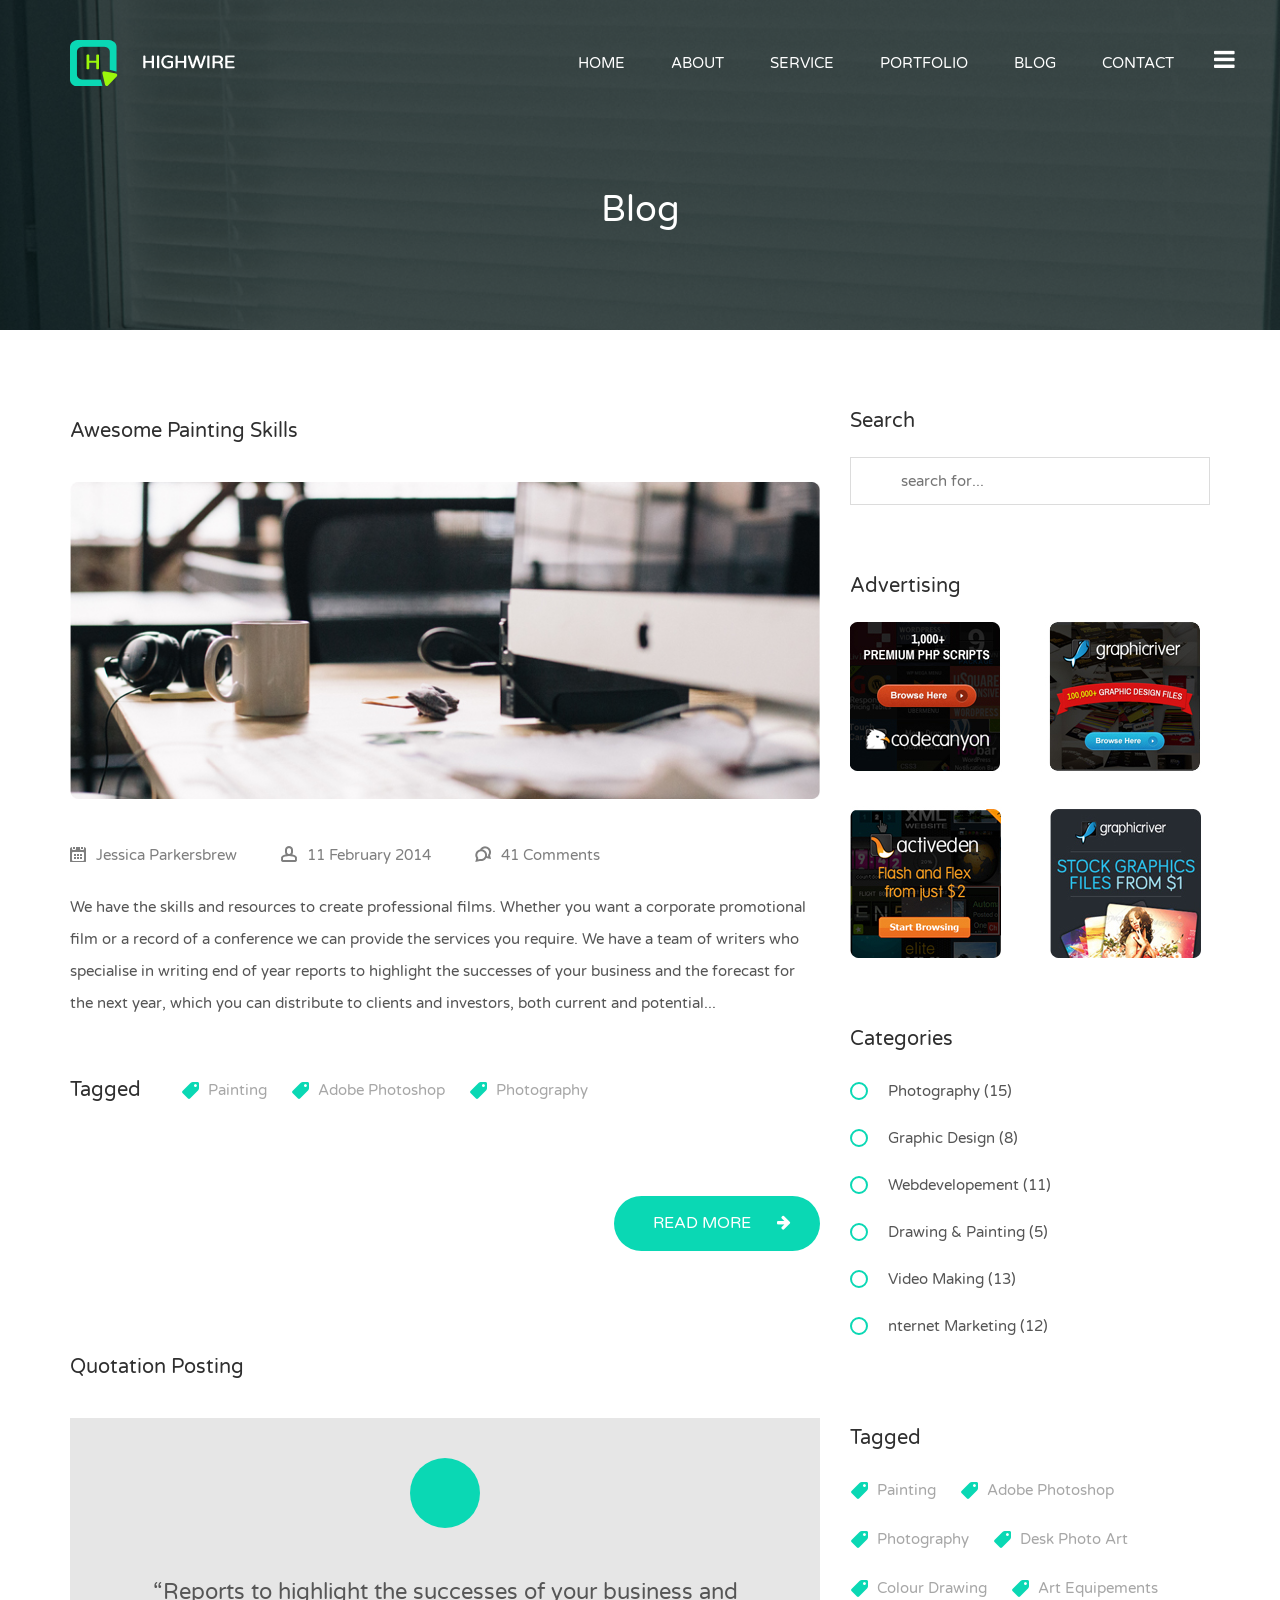
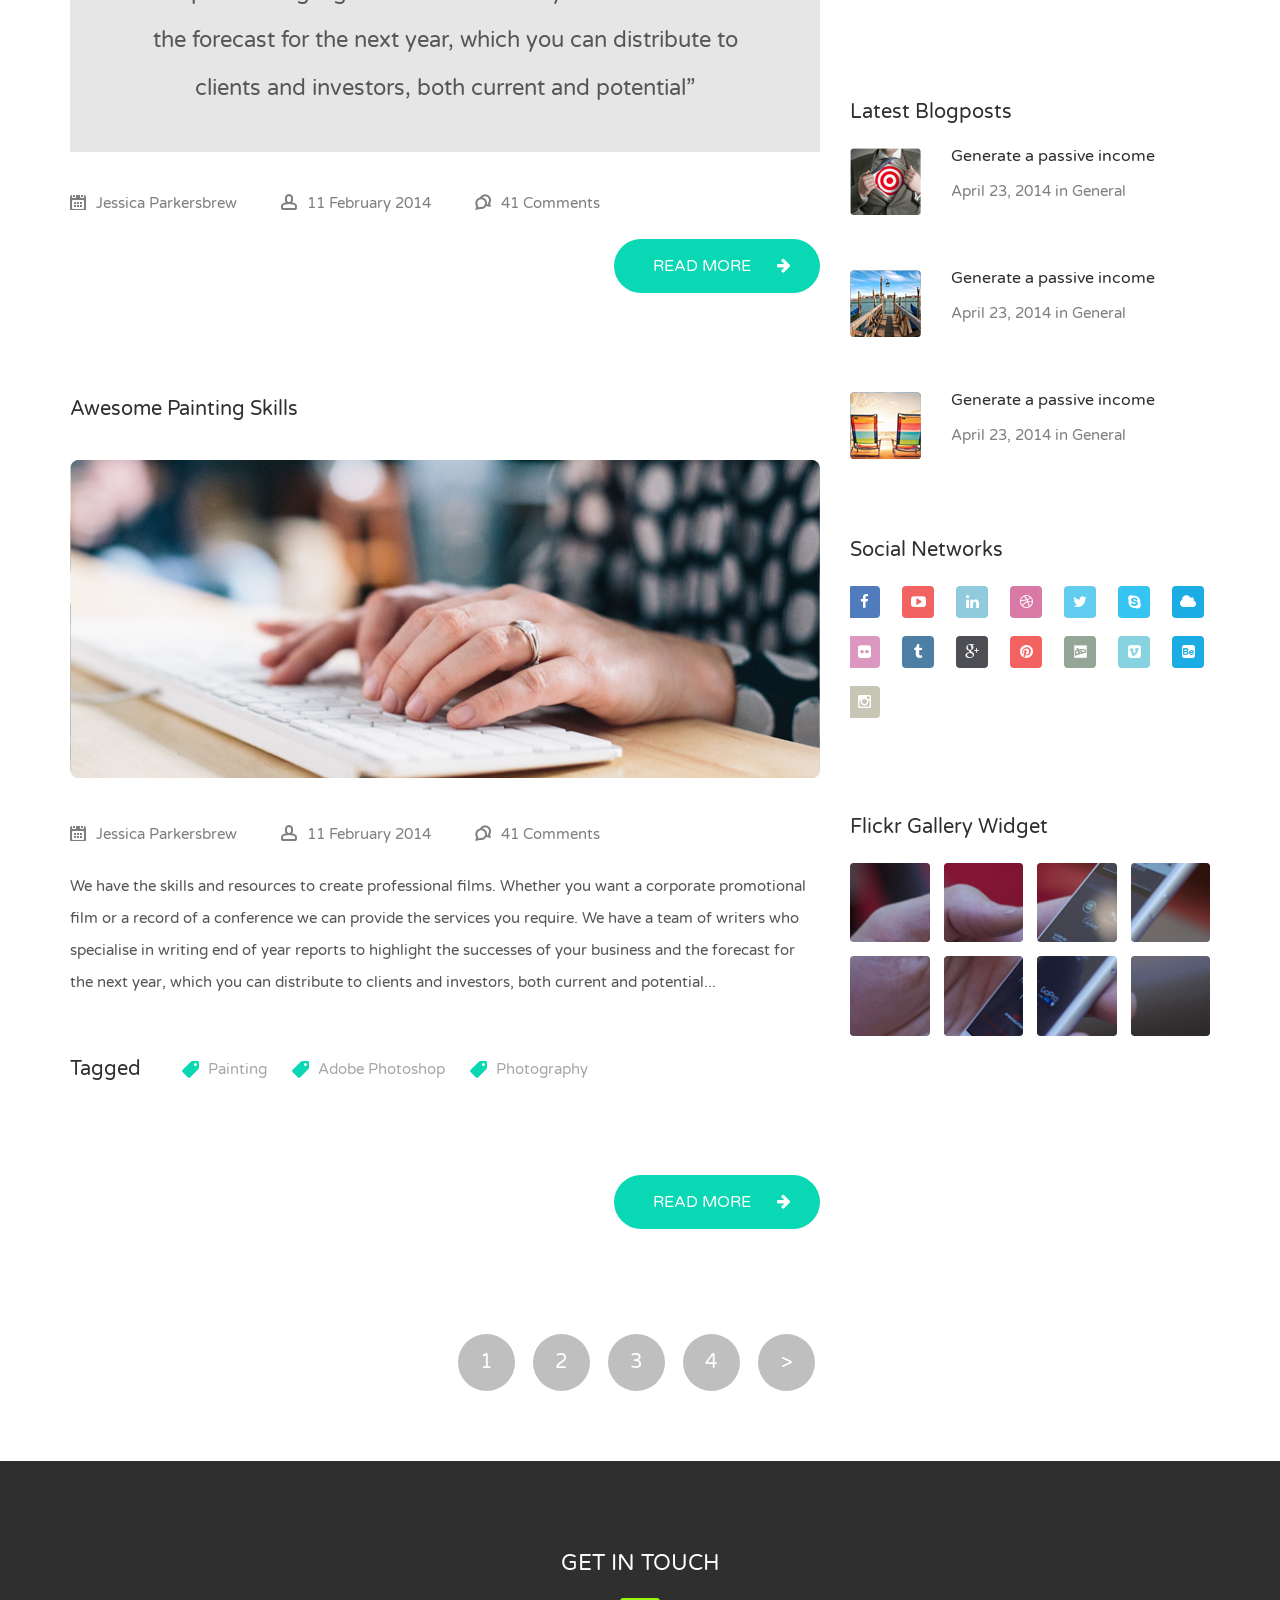
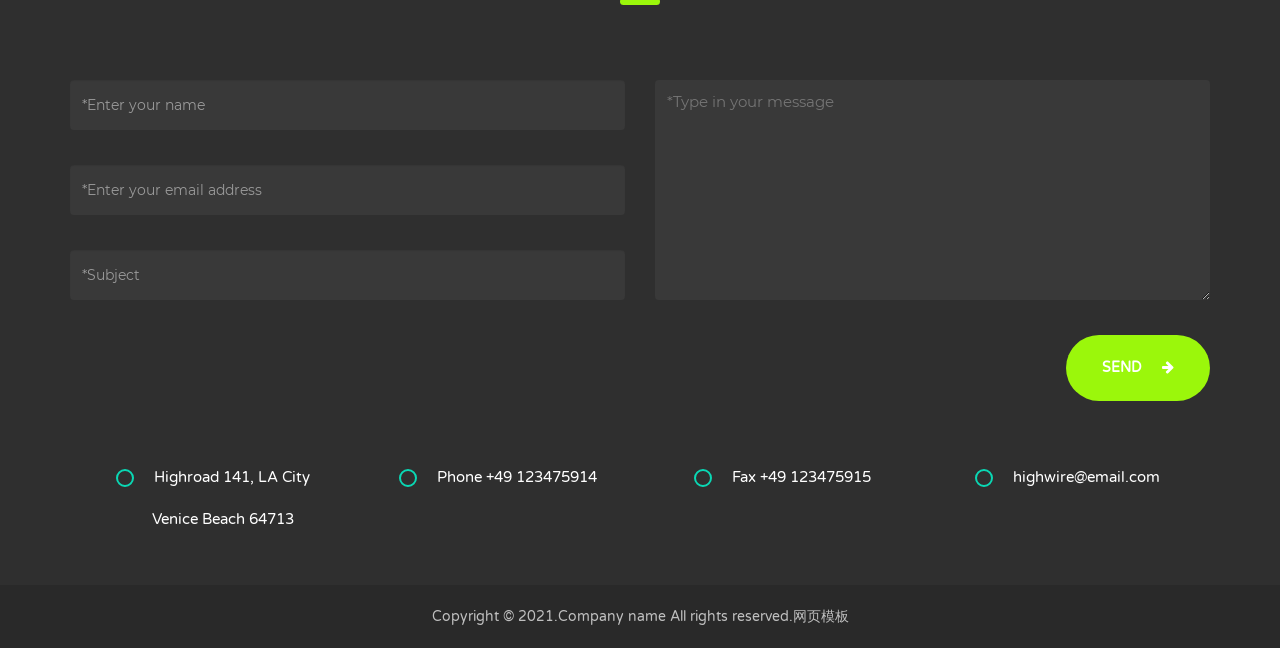
<file: 个人作业/hw2/前后台模板/前台模板/blog-sidebar.html>
<!DOCTYPE html>
<head>
<meta http-equiv="Content-Type" content="text/html; charset=utf-8">

<title>HighWire</title>
<!-- Style Sheets -->
<link href="static/css/font-awesome.css" rel="stylesheet">
<link href="static/css/animate.css" rel="stylesheet">
<link href="static/css/bootstrap.css" rel="stylesheet">
<link href="static/css/style.css" rel="stylesheet">
<link href="static/css/settings.css" rel="stylesheet">
<link href="static/css/owl.carousel.css" rel="stylesheet">
<link href="static/css/owl.theme.css" rel="stylesheet">
<link href="static/css/owl.transitions.css" rel="stylesheet">
<link href="static/css/color.css" rel="stylesheet">
<link href="static/css/responsive.css" rel="stylesheet">

</head>

<body>


 

<div class="top-navigation sidr" id="right-menu-container">
	<button class="closeme" type="button"><i class="fa fa-arrow-up"></i></button>
	<div class="container">
        <ul class="list-unstyled">
            <li><a href="index.html">Homepage Layout 01</a></li>
            <li><a href="home-2.html">Homepage Layout 02</a></li>
            <li><a href="home-3.html">Homepage Layout 03</a></li>
            <li><a href="about-us.html">About Us Page</a></li>
            <li><a href="services.html">Our Services</a></li>
            <li><a href="portfolio-3-grid.html">Portfolio 3 Col</a></li>
            <li><a href="portfolio-4-grid.html">Portfolio 4 Col</a></li>
            <li><a href="portfolio-3-grid.html">Portfolio 3 Col Grid</a></li>
            <li><a href="portfolio-4-grid.html">Portfolio 4 Col Grid</a></li>
            <li><a href="portfolio-single-comments.html">Portfolio Single</a></li>
            <li><a href="portfolio-single-sidebar.html">Portfolio Sidebar</a></li>
            <li><a href="">Blog Sidebar</a></li>
            <li><a href="blog-detail.html">Blog Detail</a></li>
            <li><a href="contact.html">Contact</a></li>
            <li><a href="#">Support Forums</a></li>
        </ul>
    </div>
</div>

<section class="banner overlay" style="background-image:url(static/image/slide-2.jpg)">
    <header class="header-style-3">
        <div class="container">
            <div class="logo pull-left">
                <a href="index.html">
                    <img src="static/picture/logo.png" alt="">
                </a>
            </div>
            <div class="pull-right">
                <nav role="navigation" class="main-nav navbar navbar-default pull-right">
                    <div class="navbar-header">
                        <button type="button" data-target="#navbarCollapse" data-toggle="collapse" class="navbar-toggle">

                        </button>
                    </div>
                    <div id="navbarCollapse" class="collapse navbar-collapse">
                        <ul class="main-menu list-unstyled">
                            <li><a href="index.html">HOME</a></li>
                            <li><a href="about-us.html">ABOUT</a></li>
                            <li><a href="services.html">SERVICE</a></li>
                            <li><a href="portfolio-full-width-3-col.html">PORTFOLIO</a></li>
                            <li><a href="">BLOG</a></li>
                            <li><a href="contact.html">CONTACT</a></li>
                        </ul>
                    </div>
                </nav>
            </div>
        </div>
        <a id="right-menu" href="#right-menu-container" class="myButton"><i class="fa fa-bars"></i></a>
    </header>
    <div class="container">
    	<div class="text-center">
        	<h1>Blog</h1>
        </div>
    </div>
</section>

<section class="section">
    <div class="container">
    	<div class="row">
            <div class="col-md-8">
                <div class="blog-single-box clearfix animated out" data-delay="0" data-animation="fadeInUp">
                    <h2>Awesome Painting Skills</h2>
                    <figure>
                    	<img class="img-responsive" src="static/picture/1061.jpg" alt="">
                    </figure>
                    <ul class="meta">
                    	<li><span class="calender-icon"></span><a href="#">Jessica Parkersbrew</a></li>
                        <li><span class="user-meta-icon"></span><a href="#">11 February 2014</a></li>
                        <li><span class="comment-meta-icon"></span><a href="#">41 Comments</a></li>
                    </ul>
                    <p>We have the skills and resources to create professional films. Whether you want a corporate promotional film or a record of a conference we can provide the services you require. We have a team of writers who specialise in writing end of year reports to highlight the successes of your business and the forecast for the next year, which you can distribute to clients and investors, both current and potential...</p>
                    <div class="widget widget-tags widget-tags-style-2">
                        <header>
                            <h4>Tagged</h4>
                        </header>
                        <ul class="list-unstyled">
                            <li><a href="#">Painting</a></li>
                            <li><a href="#">Adobe Photoshop</a></li>
                            <li><a href="#">Photography</a></li>
                        </ul>
                    </div>
                    <a href="blog-detail.html" class="btn">READ MORE<i class="fa fa-arrow-right"></i></a>
                </div>
                
                <div class="blog-single-box clearfix animated out" data-delay="0" data-animation="fadeInUp">
                	<h2>Quotation Posting</h2>
                    <div class="text-center">
                    	<blockquote>
                        	<i class="icon-hold">
                            	<span class="comma-icon"></span>
                            </i>
                            <p>“Reports to highlight the successes of your business and the forecast for the next year, which you can distribute to clients and investors, both current and potential”</p>
                        </blockquote>
                    </div>
                    
                    <ul class="meta">
                    	<li><span class="calender-icon"></span><a href="#">Jessica Parkersbrew</a></li>
                        <li><span class="user-meta-icon"></span><a href="#">11 February 2014</a></li>
                        <li><span class="comment-meta-icon"></span><a href="#">41 Comments</a></li>
                    </ul>
                    <a href="blog-detail.html" class="btn">READ MORE<i class="fa fa-arrow-right"></i></a>
                </div>
                
                <div class="blog-single-box clearfix animated out" data-delay="0" data-animation="fadeInUp">
                    <h2>Awesome Painting Skills</h2>
                    <figure>
                    	<img class="img-responsive" src="static/picture/1062.jpg" alt="">
                    </figure>
                    <ul class="meta">
                    	<li><span class="calender-icon"></span><a href="#">Jessica Parkersbrew</a></li>
                        <li><span class="user-meta-icon"></span><a href="#">11 February 2014</a></li>
                        <li><span class="comment-meta-icon"></span><a href="#">41 Comments</a></li>
                    </ul>
                    <p>We have the skills and resources to create professional films. Whether you want a corporate promotional film or a record of a conference we can provide the services you require. We have a team of writers who specialise in writing end of year reports to highlight the successes of your business and the forecast for the next year, which you can distribute to clients and investors, both current and potential...</p>
                    <div class="widget widget-tags widget-tags-style-2">
                        <header>
                            <h4>Tagged</h4>
                        </header>
                        <ul class="list-unstyled">
                            <li><a href="#">Painting</a></li>
                            <li><a href="#">Adobe Photoshop</a></li>
                            <li><a href="#">Photography</a></li>
                        </ul>
                    </div>
                    <a href="blog-detail.html" class="btn">READ MORE<i class="fa fa-arrow-right"></i></a>
                </div>
            </div>
            <div class="col-md-4">
            	<!-- search widget starts -->
                <div class="widget widget_search">
                  <header>
                      <h4>Search</h4>
                  </header>
                  <form id="searchform" method="get" role="search">
                      <div>
                          <input type="text" id="s" name="s" value="" placeholder="search for...">
                      </div>
                  </form>
                </div>
            	<div class="widget animated out" data-delay="0" data-animation="fadeInUp">
                	<header>
                    	<h4>Advertising</h4>
                    </header>
                    <figure>
                    	<img class="img-responsive" src="static/picture/addvertisement.jpg" alt="">
                    </figure>
                </div>
                
                <div class="widget widget-categories animated out" data-delay="0" data-animation="fadeInUp">
                	<header>
                    	<h4>Categories</h4>
                    </header>
                    <ul class="list-unstyled list-style-1">
                    	<li><a href="#">Photography (15)</a></li>
                        <li><a href="#">Graphic Design (8)</a></li>
                        <li><a href="#">Webdevelopement (11)</a></li>
                        <li><a href="#">Drawing & Painting (5)</a></li>
                        <li><a href="#">Video Making (13)</a></li>
                        <li><a href="#">nternet Marketing (12)</a></li>
                    </ul>
                </div>
                
                <div class="widget widget-tags animated out" data-delay="0" data-animation="fadeInUp">
                	<header>
                    	<h4>Tagged</h4>
                    </header>
                	<ul class="list-unstyled">
                    	<li><a href="#">Painting</a></li>
                        <li><a href="#">Adobe Photoshop</a></li>
                        <li><a href="#">Photography</a></li>
                        <li><a href="#">Desk Photo Art</a></li>
                        <li><a href="#">Colour Drawing</a></li>
                        <li><a href="#">Art Equipements</a></li>
                    </ul>
                </div>
                
                <div class="widget widget-blog-post animated out" data-delay="0" data-animation="fadeInUp">
                	<header>
                    	<h4>Latest Blogposts</h4>
                    </header>
                    <ul class="list-unstyled clearfix">
                    	<li>
                            <figure>
                                <a href="#"><img src="static/picture/1071.jpg" alt="title"></a>
                            </figure>
                            <div class="text">
                                <header>
                                    <h4><a href="#">Generate a passive income</a></h4>
                                </header>
                                <span class="time">April 23, 2014 in General</span>
                            </div>
                        </li>
                        
                        <li>
                            <figure>
                                <a href="#"><img src="static/picture/1072.jpg" alt="title"></a>
                            </figure>
                            <div class="text">
                                <header>
                                    <h4><a href="#">Generate a passive income</a></h4>
                                </header>
                                <span class="time">April 23, 2014 in General</span>
                            </div>
                        </li>
                        
                        <li>
                            <figure>
                                <a href="#"><img src="static/picture/1063.jpg" alt="title"></a>
                            </figure>
                            <div class="text">
                                <header>
                                    <h4><a href="#">Generate a passive income</a></h4>
                                </header>
                                <span class="time">April 23, 2014 in General</span>
                            </div>
                        </li>
                    </ul>
                </div>
                
                <div class="widget widget-social-networks animated out" data-delay="0" data-animation="fadeInUp">
                	<header>
                    	<h4>Social Networks</h4>
                    </header>
                    <ul class="list-unstyled">
                    	<li><a href="#" class="tooltip-test facebook" data-toggle="tooltip" data-placement="top" title="Pinterest"><i class="fa fa-facebook"></i></a></li>
                        <li><a href="#" class="tooltip-test youtube" data-toggle="tooltip" data-placement="top" title="Pinterest"><i class="fa fa-youtube-play"></i></a></li>
                        <li><a href="#" class="tooltip-test linkedin" data-toggle="tooltip" data-placement="top" title="Pinterest"><i class="fa fa-linkedin"></i></a></li>
                        <li><a href="#" class="tooltip-test dribbble" data-toggle="tooltip" data-placement="top" title="Pinterest"><i class="fa fa-dribbble"></i></a></li>
                        <li><a href="#" class="tooltip-test twitter" data-toggle="tooltip" data-placement="top" title="Pinterest"><i class="fa fa-twitter"></i></a></li>
                        <li><a href="#" class="tooltip-test skype" data-toggle="tooltip" data-placement="top" title="Pinterest"><i class="fa fa-skype"></i></a></li>
                        <li><a href="#" class="tooltip-test cloud" data-toggle="tooltip" data-placement="top" title="Pinterest"><i class="fa fa-cloud"></i></a></li>
                        <li><a href="#" class="tooltip-test flicker" data-toggle="tooltip" data-placement="top" title="Pinterest"><i class="fa fa-flickr"></i></a></li>
                        <li><a href="#" class="tooltip-test tumblr" data-toggle="tooltip" data-placement="top" title="Pinterest"><i class="fa fa-tumblr"></i></a></li>
                        <li><a href="#" class="tooltip-test google-plus" data-toggle="tooltip" data-placement="top" title="Pinterest"><i class="fa fa-google-plus"></i></a></li>
                        <li><a href="#" class="tooltip-test pinterest" data-toggle="tooltip" data-placement="top" title="Pinterest"><i class="fa fa-pinterest"></i></a></li>
                        <li><a href="#" class="tooltip-test deviantart" data-toggle="tooltip" data-placement="top" title="Pinterest"><i class="fa fa-deviantart"></i></a></li>
                        <li><a href="#" class="tooltip-test vimeo" data-toggle="tooltip" data-placement="top" title="Pinterest"><i class="fa fa-vimeo-square"></i></a></li>
                        <li><a href="#" class="tooltip-test behance" data-toggle="tooltip" data-placement="top" title="Pinterest"><i class="fa fa-behance-square"></i></a></li>
                        <li><a href="#" class="tooltip-test instagram" data-toggle="tooltip" data-placement="top" title="Pinterest"><i class="fa fa-instagram"></i></a></li>
                    </ul>
                </div> 
                
                <div class="widget widget-flicker-feed animated out" data-delay="0" data-animation="fadeInUp">
                	<header>
                    	<h4>Flickr Gallery Widget</h4>
                    </header>
                    <ul class="list-unstyled">
                    	<li><a href="#"><img src="static/picture/flicker-1.jpg" alt=""></a></li>
                        <li><a href="#"><img src="static/picture/flicker-2.jpg" alt=""></a></li>
                        <li><a href="#"><img src="static/picture/flicker-3.jpg" alt=""></a></li>
                        <li><a href="#"><img src="static/picture/flicker-4.jpg" alt=""></a></li>
                        <li><a href="#"><img src="static/picture/flicker-5.jpg" alt=""></a></li>
                        <li><a href="#"><img src="static/picture/flicker-6.jpg" alt=""></a></li>
                        <li><a href="#"><img src="static/picture/flicker-7.jpg" alt=""></a></li>
                        <li><a href="#"><img src="static/picture/flicker-8.jpg" alt=""></a></li>
                    </ul>
                </div>
                
            </div>
        </div>
        <div class="text-center">
            <nav>
                <ul class="pagination pagination-style-2">
                    <li><a href="#">1</a></li>
                    <li><a href="#">2</a></li>
                    <li><a href="#">3</a></li>
                    <li><a href="#">4</a></li>
                    <li><a href="#">&gt;</a></li>
                </ul>
            </nav>
        </div>
    </div>
</section>


<!-- Footer Section Start -->
<footer class="section black-bg no-padding-bottom">
	<div class="container">
    	<div class="text-center">
        	<div class="heading animated out" data-delay="0" data-animation="fadeInUp">
            	<h3>GET IN TOUCH</h3>
            </div>
        </div>
    	<div class="row animated out" data-delay="0" data-animation="fadeInDown">
        	<div class="col-md-6">
            	<div class="contact-form">
                	<form>
                		<input type="text" class="form-control" placeholder="*Enter your name">
                        <input type="email" class="form-control" placeholder="*Enter your email address">
                        <input type="text" class="form-control" placeholder="*Subject">
                	</form>
                </div>
            </div>
            <div class="col-md-6">
            	<div class="contact-form">
                	<form>
                		<textarea placeholder="*Type in your message"></textarea>
                	</form>
                </div>
            </div>
        </div>
        <div class="contact-form clearfix">
            <div class="pull-right">
                <a href="#" class="btn">SEND<i class="fa fa-arrow-right"></i></a>
            </div>
        </div>
        <div class="contact-info clearfix">
            <ul class="list-unstyled list-style-1 text-center">
                <li class="animated out" data-delay="0" data-animation="pulse"><p>Highroad 141, LA City</p><br><p>Venice Beach 64713</p></li>
                <li class="animated out" data-delay="0" data-animation="pulse"><p>Phone  +49 123475914</p></li>
                <li class="animated out" data-delay="0" data-animation="pulse"><p>Fax +49 123475915</p></li>
                <li class="animated out" data-delay="0" data-animation="pulse"><p>highwire@email.com</p></li>
            </ul>
        </div>
    </div>
</footer>

<div class="bottom-bar" style="margin-top:0px;">
	<div class="container">
    	<div class="text-center">
        	<label>Copyright &copy; 2021.Company name All rights reserved.<a target="_blank" href="https://sc.chinaz.com/moban/">&#x7F51;&#x9875;&#x6A21;&#x677F;</a></label>
        </div>
    </div>
</div>


<script src="static/js/jquery-1.11.0.min.js"></script>
<script src="static/js/jquery.appear.js"></script>
<script src="static/js/bootstrap.js"></script>
<script src="static/js/jquery.sidr.min.js"></script>
<script src="static/js/script.js"></script>

</body>
</file>
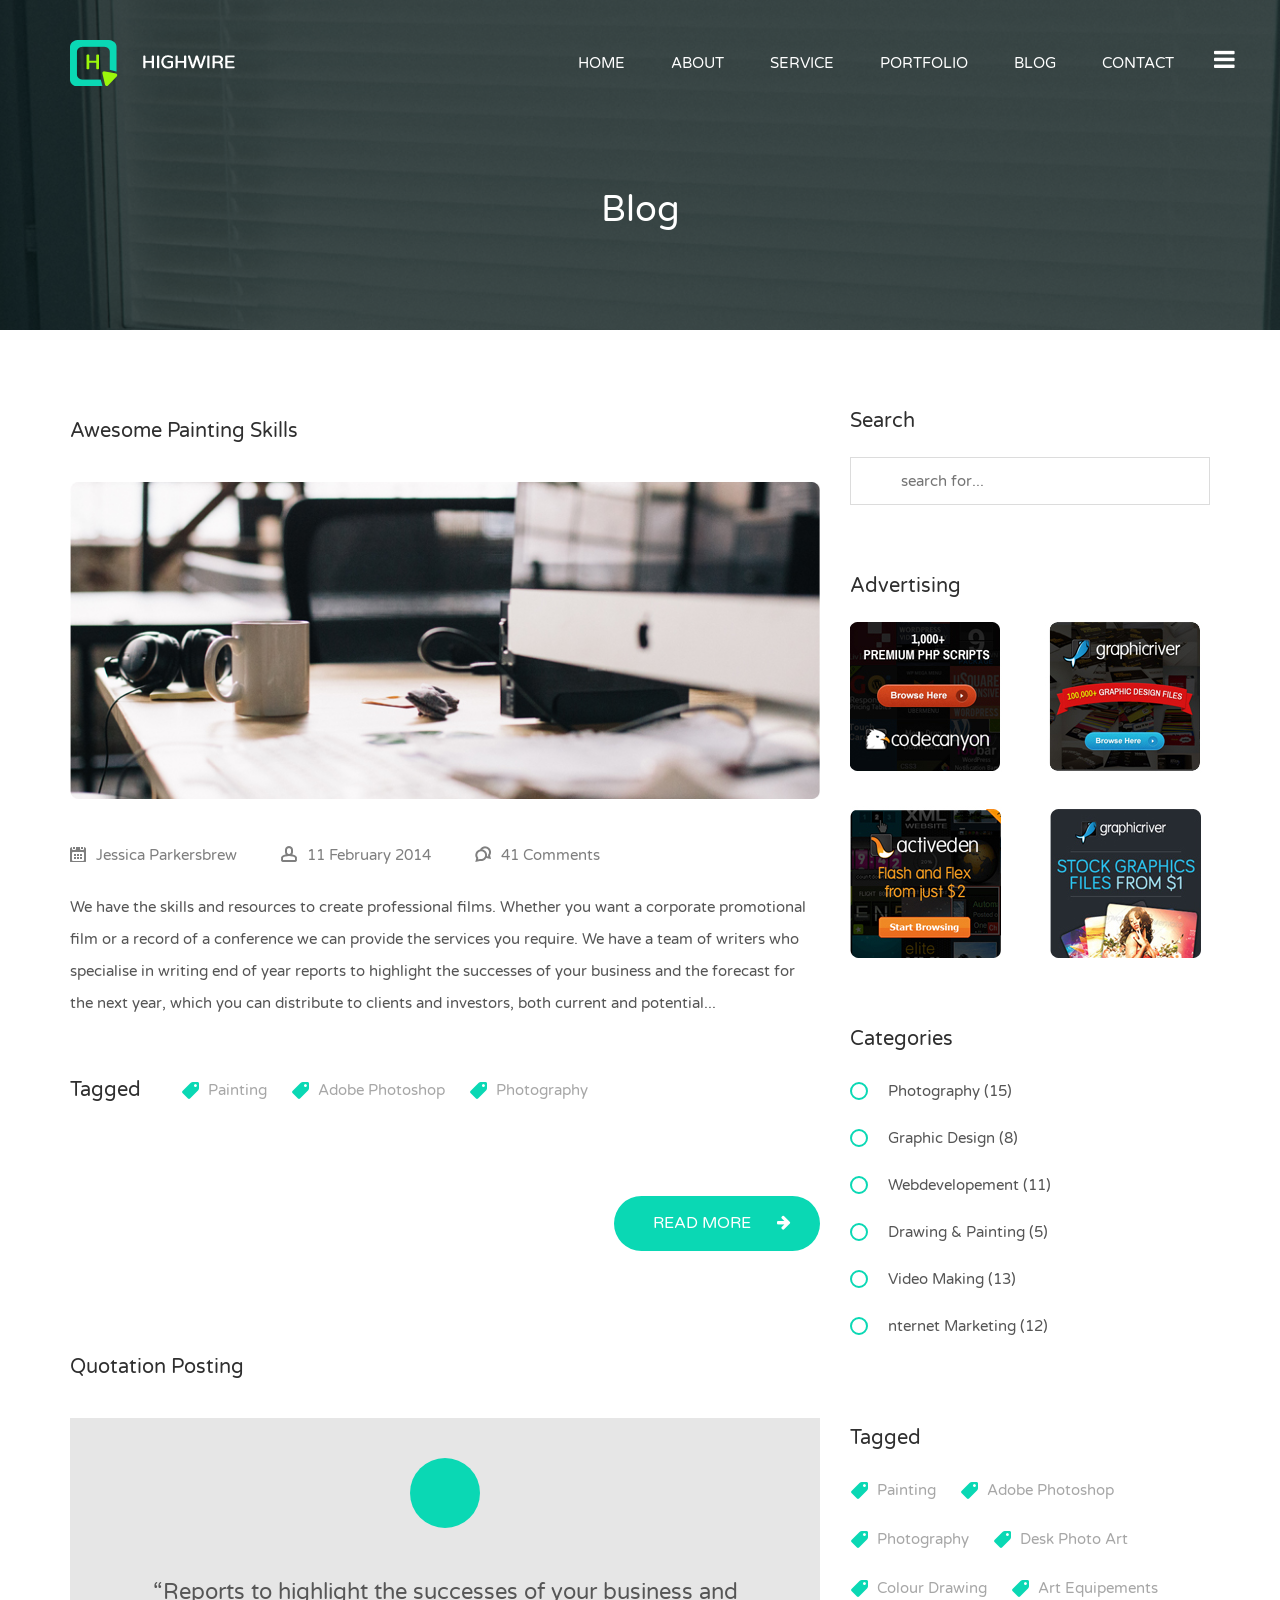
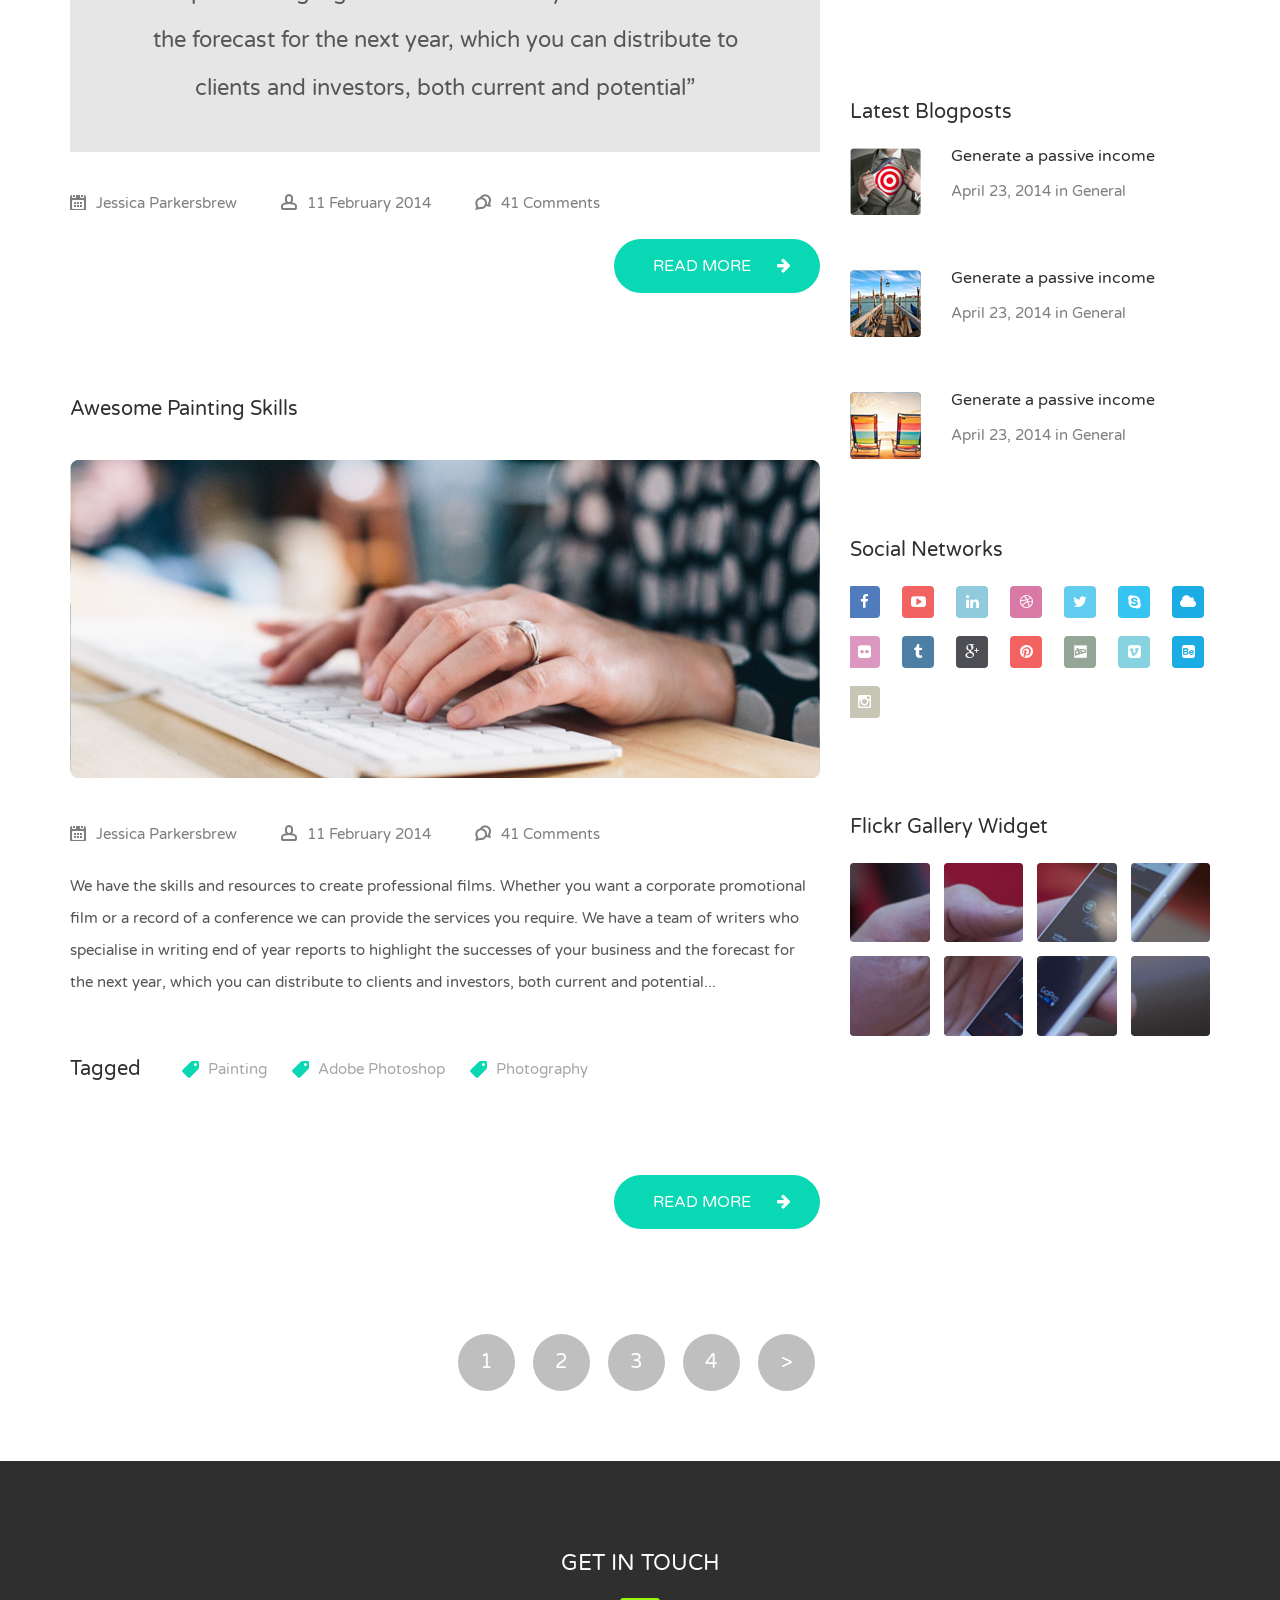
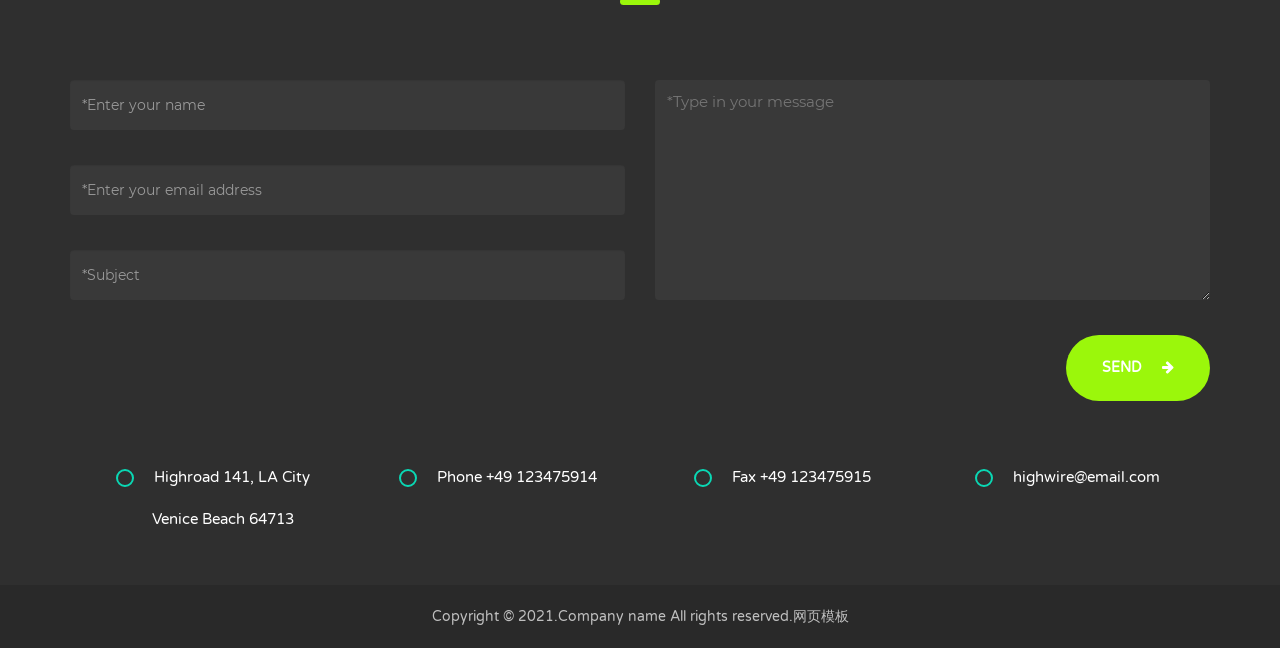
<file: 个人作业/hw2/前后台模板/前台模板/blog.html>
<!DOCTYPE html>
<head>
<meta http-equiv="Content-Type" content="text/html; charset=utf-8">

<title>HighWire</title>
<!-- Style Sheets -->
<link href="static/css/font-awesome.css" rel="stylesheet">
<link href="static/css/animate.css" rel="stylesheet">
<link href="static/css/bootstrap.css" rel="stylesheet">
<link href="static/css/style.css" rel="stylesheet">
<link href="static/css/settings.css" rel="stylesheet">
<link href="static/css/owl.carousel.css" rel="stylesheet">
<link href="static/css/owl.theme.css" rel="stylesheet">
<link href="static/css/owl.transitions.css" rel="stylesheet">
<link href="static/css/color.css" rel="stylesheet">
<link href="static/css/responsive.css" rel="stylesheet">

</head>

<body>


 


<div class="top-navigation sidr" id="right-menu-container">
	<button class="closeme" type="button"><i class="fa fa-arrow-up"></i></button>
	<div class="container">
        <ul class="list-unstyled">
            <li><a href="index.html">Homepage Layout 01</a></li>
            <li><a href="home-2.html">Homepage Layout 02</a></li>
            <li><a href="home-3.html">Homepage Layout 03</a></li>
            <li><a href="about-us.html">About Us Page</a></li>
            <li><a href="services.html">Our Services</a></li>
            <li><a href="portfolio-3-grid.html">Portfolio 3 Col</a></li>
            <li><a href="portfolio-4-grid.html">Portfolio 4 Col</a></li>
            <li><a href="portfolio-3-grid.html">Portfolio 3 Col Grid</a></li>
            <li><a href="portfolio-4-grid.html">Portfolio 4 Col Grid</a></li>
            <li><a href="portfolio-single-comments.html">Portfolio Single</a></li>
            <li><a href="portfolio-single-sidebar.html">Portfolio Sidebar</a></li>
            <li><a href="blog-sidebar.html">Blog Sidebar</a></li>
            <li><a href="blog-detail.html">Blog Detail</a></li>
            <li><a href="contact.html">Contact</a></li>
            <li><a href="#">Support Forums</a></li>
        </ul>
    </div>
</div>

<section class="banner overlay" style="background-image:url(static/image/slide-2.jpg)">
    <header class="header-style-3">
        <div class="container">
            <div class="logo pull-left">
                <a href="index.html">
                    <img src="static/picture/logo.png" alt="">
                </a>
            </div>
            <div class="pull-right">
                <nav role="navigation" class="main-nav navbar navbar-default pull-right">
                    <div class="navbar-header">
                        <button type="button" data-target="#navbarCollapse" data-toggle="collapse" class="navbar-toggle">

                        </button>
                    </div>
                    <div id="navbarCollapse" class="collapse navbar-collapse">
                        <ul class="main-menu list-unstyled">
                            <li><a href="index.html">HOME</a></li>
                            <li><a href="about-us.html">ABOUT</a></li>
                            <li><a href="services.html">SERVICE</a></li>
                            <li><a href="portfolio-full-width-3-col.html">PORTFOLIO</a></li>
                            <li><a href="blog-sidebar.html">BLOG</a></li>
                            <li><a href="contact.html">CONTACT</a></li>
                        </ul>
                    </div>
                </nav>
            </div>
        </div>
        <a id="right-menu" href="#right-menu-container" class="myButton"><i class="fa fa-bars"></i></a>
    </header>
    <div class="container">
    	<div class="text-center">
        	<h1>Blog</h1>
        </div>
    </div>
</section>

<section class="section">
    <div class="container">
    	<div class="row">
            <div class="col-md-8">
                <div class="blog-single-box clearfix animated out" data-delay="0" data-animation="fadeInUp">
                    <h2>Awesome Painting Skills</h2>
                    <figure>
                    	<img class="img-responsive" src="static/picture/1061.jpg" alt="">
                    </figure>
                    <ul class="meta">
                    	<li><span class="calender-icon"></span><a href="#">Jessica Parkersbrew</a></li>
                        <li><span class="user-meta-icon"></span><a href="#">11 February 2014</a></li>
                        <li><span class="comment-meta-icon"></span><a href="#">41 Comments</a></li>
                    </ul>
                    <p>We have the skills and resources to create professional films. Whether you want a corporate promotional film or a record of a conference we can provide the services you require. We have a team of writers who specialise in writing end of year reports to highlight the successes of your business and the forecast for the next year, which you can distribute to clients and investors, both current and potential...</p>
                    <div class="widget widget-tags widget-tags-style-2">
                        <header>
                            <h4>Tagged</h4>
                        </header>
                        <ul class="list-unstyled">
                            <li><a href="#">Painting</a></li>
                            <li><a href="#">Adobe Photoshop</a></li>
                            <li><a href="#">Photography</a></li>
                        </ul>
                    </div>
                    <a href="blog-detail.html" class="btn">READ MORE<i class="fa fa-arrow-right"></i></a>
                </div>
                
                <div class="blog-single-box clearfix animated out" data-delay="0" data-animation="fadeInUp">
                	<h2>Quotation Posting</h2>
                    <div class="text-center">
                    	<blockquote>
                        	<i class="icon-hold">
                            	<span class="comma-icon"></span>
                            </i>
                            <p>“Reports to highlight the successes of your business and the forecast for the next year, which you can distribute to clients and investors, both current and potential”</p>
                        </blockquote>
                    </div>
                    
                    <ul class="meta">
                    	<li><span class="calender-icon"></span><a href="#">Jessica Parkersbrew</a></li>
                        <li><span class="user-meta-icon"></span><a href="#">11 February 2014</a></li>
                        <li><span class="comment-meta-icon"></span><a href="#">41 Comments</a></li>
                    </ul>
                    <a href="blog-detail.html" class="btn">READ MORE<i class="fa fa-arrow-right"></i></a>
                </div>
                
                <div class="blog-single-box clearfix animated out" data-delay="0" data-animation="fadeInUp">
                    <h2>Awesome Painting Skills</h2>
                    <figure>
                    	<img class="img-responsive" src="static/picture/1062.jpg" alt="">
                    </figure>
                    <ul class="meta">
                    	<li><span class="calender-icon"></span><a href="#">Jessica Parkersbrew</a></li>
                        <li><span class="user-meta-icon"></span><a href="#">11 February 2014</a></li>
                        <li><span class="comment-meta-icon"></span><a href="#">41 Comments</a></li>
                    </ul>
                    <p>We have the skills and resources to create professional films. Whether you want a corporate promotional film or a record of a conference we can provide the services you require. We have a team of writers who specialise in writing end of year reports to highlight the successes of your business and the forecast for the next year, which you can distribute to clients and investors, both current and potential...</p>
                    <div class="widget widget-tags widget-tags-style-2">
                        <header>
                            <h4>Tagged</h4>
                        </header>
                        <ul class="list-unstyled">
                            <li><a href="#">Painting</a></li>
                            <li><a href="#">Adobe Photoshop</a></li>
                            <li><a href="#">Photography</a></li>
                        </ul>
                    </div>
                    <a href="blog-detail.html" class="btn">READ MORE<i class="fa fa-arrow-right"></i></a>
                </div>
            </div>
            <div class="col-md-4">
            	<!-- search widget starts -->
                <div class="widget widget_search">
                  <header>
                      <h4>Search</h4>
                  </header>
                  <form id="searchform" method="get" role="search">
                      <div>
                          <input type="text" id="s" name="s" value="" placeholder="search for...">
                      </div>
                  </form>
                </div>
            	<div class="widget animated out" data-delay="0" data-animation="fadeInUp">
                	<header>
                    	<h4>Advertising</h4>
                    </header>
                    <figure>
                    	<img class="img-responsive" src="static/picture/addvertisement.jpg" alt="">
                    </figure>
                </div>
                
                <div class="widget widget-categories animated out" data-delay="0" data-animation="fadeInUp">
                	<header>
                    	<h4>Categories</h4>
                    </header>
                    <ul class="list-unstyled list-style-1">
                    	<li><a href="#">Photography (15)</a></li>
                        <li><a href="#">Graphic Design (8)</a></li>
                        <li><a href="#">Webdevelopement (11)</a></li>
                        <li><a href="#">Drawing & Painting (5)</a></li>
                        <li><a href="#">Video Making (13)</a></li>
                        <li><a href="#">nternet Marketing (12)</a></li>
                    </ul>
                </div>
                
                <div class="widget widget-tags animated out" data-delay="0" data-animation="fadeInUp">
                	<header>
                    	<h4>Tagged</h4>
                    </header>
                	<ul class="list-unstyled">
                    	<li><a href="#">Painting</a></li>
                        <li><a href="#">Adobe Photoshop</a></li>
                        <li><a href="#">Photography</a></li>
                        <li><a href="#">Desk Photo Art</a></li>
                        <li><a href="#">Colour Drawing</a></li>
                        <li><a href="#">Art Equipements</a></li>
                    </ul>
                </div>
                
                <div class="widget widget-blog-post animated out" data-delay="0" data-animation="fadeInUp">
                	<header>
                    	<h4>Latest Blogposts</h4>
                    </header>
                    <ul class="list-unstyled clearfix">
                    	<li>
                            <figure>
                                <a href="#"><img src="static/picture/1071.jpg" alt="title"></a>
                            </figure>
                            <div class="text">
                                <header>
                                    <h4><a href="#">Generate a passive income</a></h4>
                                </header>
                                <span class="time">April 23, 2014 in General</span>
                            </div>
                        </li>
                        
                        <li>
                            <figure>
                                <a href="#"><img src="static/picture/1072.jpg" alt="title"></a>
                            </figure>
                            <div class="text">
                                <header>
                                    <h4><a href="#">Generate a passive income</a></h4>
                                </header>
                                <span class="time">April 23, 2014 in General</span>
                            </div>
                        </li>
                        
                        <li>
                            <figure>
                                <a href="#"><img src="static/picture/1063.jpg" alt="title"></a>
                            </figure>
                            <div class="text">
                                <header>
                                    <h4><a href="#">Generate a passive income</a></h4>
                                </header>
                                <span class="time">April 23, 2014 in General</span>
                            </div>
                        </li>
                    </ul>
                </div>
                
                <div class="widget widget-social-networks animated out" data-delay="0" data-animation="fadeInUp">
                	<header>
                    	<h4>Social Networks</h4>
                    </header>
                    <ul class="list-unstyled">
                    	<li><a href="#" class="tooltip-test facebook" data-toggle="tooltip" data-placement="top" title="Pinterest"><i class="fa fa-facebook"></i></a></li>
                        <li><a href="#" class="tooltip-test youtube" data-toggle="tooltip" data-placement="top" title="Pinterest"><i class="fa fa-youtube-play"></i></a></li>
                        <li><a href="#" class="tooltip-test linkedin" data-toggle="tooltip" data-placement="top" title="Pinterest"><i class="fa fa-linkedin"></i></a></li>
                        <li><a href="#" class="tooltip-test dribbble" data-toggle="tooltip" data-placement="top" title="Pinterest"><i class="fa fa-dribbble"></i></a></li>
                        <li><a href="#" class="tooltip-test twitter" data-toggle="tooltip" data-placement="top" title="Pinterest"><i class="fa fa-twitter"></i></a></li>
                        <li><a href="#" class="tooltip-test skype" data-toggle="tooltip" data-placement="top" title="Pinterest"><i class="fa fa-skype"></i></a></li>
                        <li><a href="#" class="tooltip-test cloud" data-toggle="tooltip" data-placement="top" title="Pinterest"><i class="fa fa-cloud"></i></a></li>
                        <li><a href="#" class="tooltip-test flicker" data-toggle="tooltip" data-placement="top" title="Pinterest"><i class="fa fa-flickr"></i></a></li>
                        <li><a href="#" class="tooltip-test tumblr" data-toggle="tooltip" data-placement="top" title="Pinterest"><i class="fa fa-tumblr"></i></a></li>
                        <li><a href="#" class="tooltip-test google-plus" data-toggle="tooltip" data-placement="top" title="Pinterest"><i class="fa fa-google-plus"></i></a></li>
                        <li><a href="#" class="tooltip-test pinterest" data-toggle="tooltip" data-placement="top" title="Pinterest"><i class="fa fa-pinterest"></i></a></li>
                        <li><a href="#" class="tooltip-test deviantart" data-toggle="tooltip" data-placement="top" title="Pinterest"><i class="fa fa-deviantart"></i></a></li>
                        <li><a href="#" class="tooltip-test vimeo" data-toggle="tooltip" data-placement="top" title="Pinterest"><i class="fa fa-vimeo-square"></i></a></li>
                        <li><a href="#" class="tooltip-test behance" data-toggle="tooltip" data-placement="top" title="Pinterest"><i class="fa fa-behance-square"></i></a></li>
                        <li><a href="#" class="tooltip-test instagram" data-toggle="tooltip" data-placement="top" title="Pinterest"><i class="fa fa-instagram"></i></a></li>
                    </ul>
                </div> 
                
                <div class="widget widget-flicker-feed animated out" data-delay="0" data-animation="fadeInUp">
                	<header>
                    	<h4>Flickr Gallery Widget</h4>
                    </header>
                    <ul class="list-unstyled">
                    	<li><a href="#"><img src="static/picture/flicker-1.jpg" alt=""></a></li>
                        <li><a href="#"><img src="static/picture/flicker-2.jpg" alt=""></a></li>
                        <li><a href="#"><img src="static/picture/flicker-3.jpg" alt=""></a></li>
                        <li><a href="#"><img src="static/picture/flicker-4.jpg" alt=""></a></li>
                        <li><a href="#"><img src="static/picture/flicker-5.jpg" alt=""></a></li>
                        <li><a href="#"><img src="static/picture/flicker-6.jpg" alt=""></a></li>
                        <li><a href="#"><img src="static/picture/flicker-7.jpg" alt=""></a></li>
                        <li><a href="#"><img src="static/picture/flicker-8.jpg" alt=""></a></li>
                    </ul>
                </div>
                
            </div>
        </div>
        <div class="text-center">
            <nav>
                <ul class="pagination pagination-style-2">
                    <li><a href="#">1</a></li>
                    <li><a href="#">2</a></li>
                    <li><a href="#">3</a></li>
                    <li><a href="#">4</a></li>
                    <li><a href="#">&gt;</a></li>
                </ul>
            </nav>
        </div>
    </div>
</section>


<!-- Footer Section Start -->
<footer class="section black-bg no-padding-bottom">
	<div class="container">
    	<div class="text-center">
        	<div class="heading animated out" data-delay="0" data-animation="fadeInUp">
            	<h3>GET IN TOUCH</h3>
            </div>
        </div>
    	<div class="row animated out" data-delay="0" data-animation="fadeInDown">
        	<div class="col-md-6">
            	<div class="contact-form">
                	<form>
                		<input type="text" class="form-control" placeholder="*Enter your name">
                        <input type="email" class="form-control" placeholder="*Enter your email address">
                        <input type="text" class="form-control" placeholder="*Subject">
                	</form>
                </div>
            </div>
            <div class="col-md-6">
            	<div class="contact-form">
                	<form>
                		<textarea placeholder="*Type in your message"></textarea>
                	</form>
                </div>
            </div>
        </div>
        <div class="contact-form clearfix">
            <div class="pull-right">
                <a href="#" class="btn">SEND<i class="fa fa-arrow-right"></i></a>
            </div>
        </div>
        <div class="contact-info clearfix">
            <ul class="list-unstyled list-style-1 text-center">
                <li class="animated out" data-delay="0" data-animation="pulse"><p>Highroad 141, LA City</p><br><p>Venice Beach 64713</p></li>
                <li class="animated out" data-delay="0" data-animation="pulse"><p>Phone  +49 123475914</p></li>
                <li class="animated out" data-delay="0" data-animation="pulse"><p>Fax +49 123475915</p></li>
                <li class="animated out" data-delay="0" data-animation="pulse"><p>highwire@email.com</p></li>
            </ul>
        </div>
    </div>
</footer>

<div class="bottom-bar" style="margin-top:0px;">
	<div class="container">
    	<div class="text-center">
        	<label>Copyright &copy; 2021.Company name All rights reserved.<a target="_blank" href="https://sc.chinaz.com/moban/">&#x7F51;&#x9875;&#x6A21;&#x677F;</a></label>
        </div>
    </div>
</div>


<script src="static/js/jquery-1.11.0.min.js"></script>
<script src="static/js/jquery.appear.js"></script>
<script src="static/js/bootstrap.js"></script>
<script src="static/js/jquery.sidr.min.js"></script>
<script src="static/js/script.js"></script>

</body>
</file>
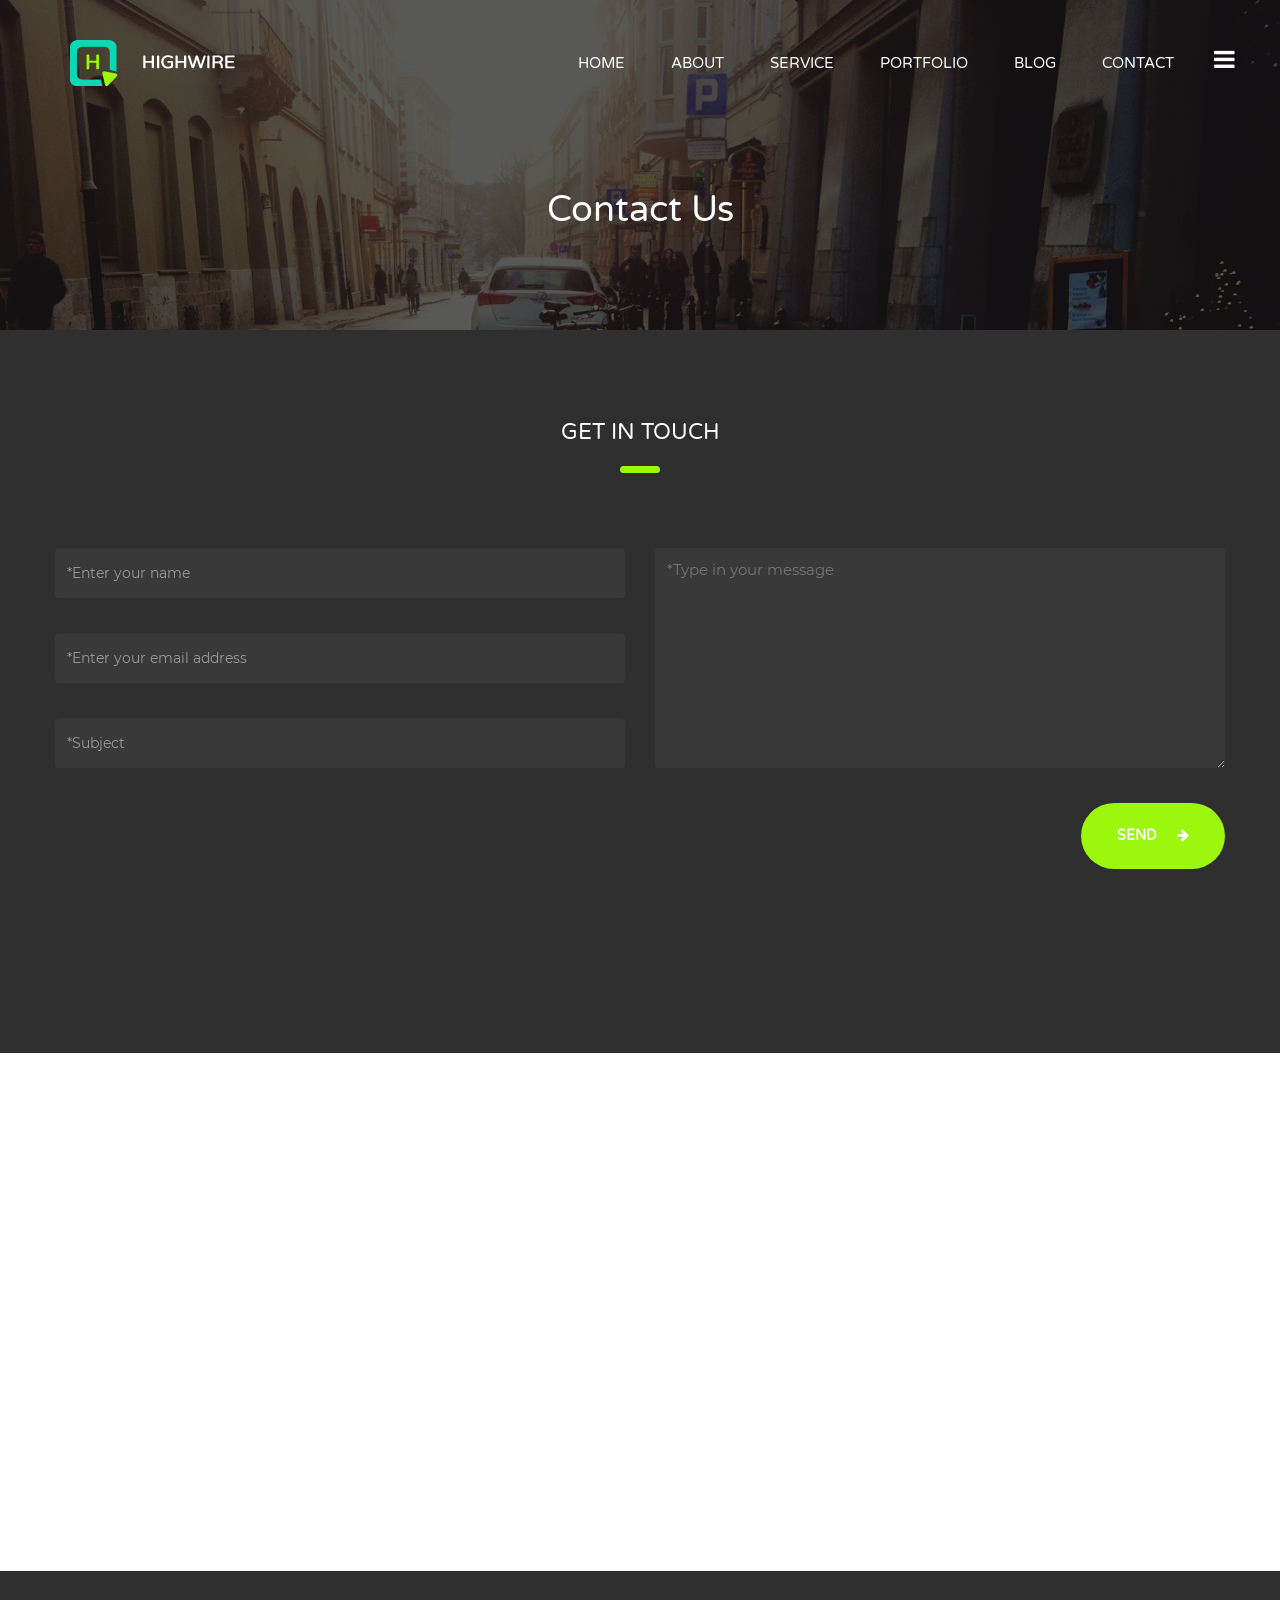
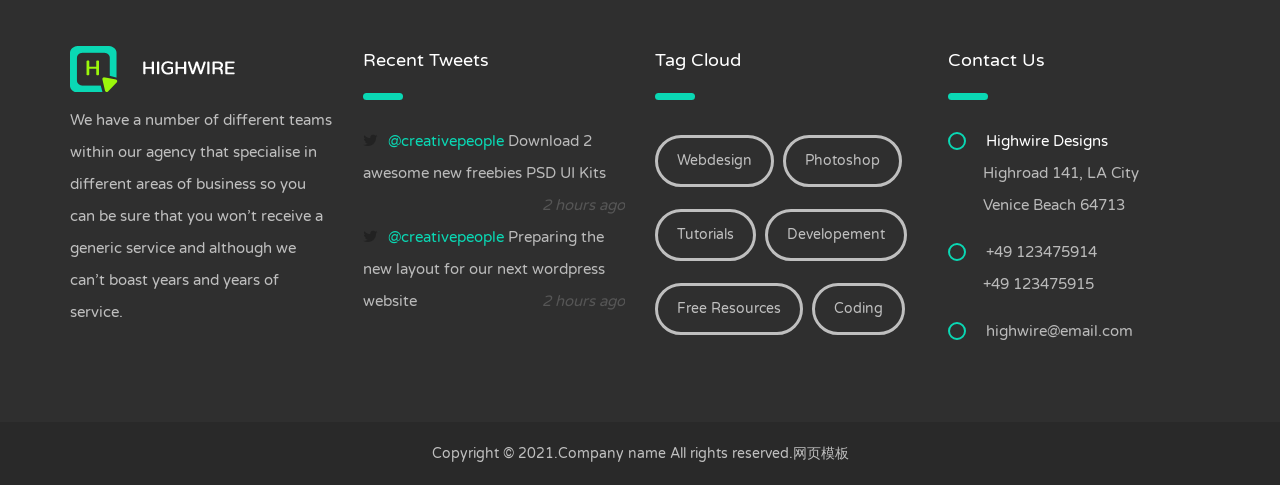
<file: 个人作业/hw2/前后台模板/前台模板/contact.html>
<!DOCTYPE html>
<head>
<meta http-equiv="Content-Type" content="text/html; charset=utf-8">

<title>HighWire</title>
<!-- Style Sheets -->
<link href="static/css/font-awesome.css" rel="stylesheet">
<link href="static/css/animate.css" rel="stylesheet">
<link href="static/css/bootstrap.css" rel="stylesheet">
<link href="static/css/style.css" rel="stylesheet">
<link href="static/css/color.css" rel="stylesheet">
<link href="static/css/responsive.css" rel="stylesheet">

</head>

<body>


 


<div class="top-navigation sidr" id="right-menu-container">
	<button class="closeme" type="button"><i class="fa fa-arrow-up"></i></button>
	<div class="container">
        <ul class="list-unstyled">
            <li><a href="index.html">Homepage Layout 01</a></li>
            <li><a href="home-2.html">Homepage Layout 02</a></li>
            <li><a href="home-3.html">Homepage Layout 03</a></li>
            <li><a href="about-us.html">About Us Page</a></li>
            <li><a href="services.html">Our Services</a></li>
            <li><a href="portfolio-3-grid.html">Portfolio Layout</a></li>
            <li><a href="#">Single Project View</a></li>
            <li><a href="#">Clients Testimonials</a></li>
            <li><a href="#">Skills & Experiences</a></li>
            <li><a href="#">Company Team Page</a></li>
            <li><a href="#">Plans & Pricings</a></li>
            <li><a href="#">Contact Us</a></li>
            <li><a href="#">Products</a></li>
            <li><a href="#">Shopping Cart</a></li>
            <li><a href="#">Wodpress Shortcodes</a></li>
            <li><a href="#">Support Forums</a></li>
        </ul>
    </div>
</div>

<section class="banner overlay" style="background-image:url(static/image/unsplash_52c470899a2e1_1.JPG)">
    <header class="header-style-3">
        <div class="container">
            <div class="logo pull-left">
                <a href="index.html">
                    <img src="static/picture/logo.png" alt="">
                </a>
            </div>
            <div class="pull-right">
                <nav role="navigation" class="main-nav navbar navbar-default pull-right">
                    <div class="navbar-header">
                        <button type="button" data-target="#navbarCollapse" data-toggle="collapse" class="navbar-toggle">

                        </button>
                    </div>
                    <div id="navbarCollapse" class="collapse navbar-collapse">
                        <ul class="main-menu list-unstyled">
                            <li><a href="index.html">HOME</a></li>
                            <li><a href="about-us.html">ABOUT</a></li>
                            <li><a href="services.html">SERVICE</a></li>
                            <li><a href="portfolio-full-width-3-col.html">PORTFOLIO</a></li>
                            <li><a href="blog.html">BLOG</a></li>
                            <li><a href="">CONTACT</a></li>
                        </ul>
                    </div>
                </nav>
            </div>
        </div>
        <a id="right-menu" href="#right-menu-container" class="myButton"><i class="fa fa-bars"></i></a>
    </header>
    <div class="container">
    	<div class="text-center animated out" data-delay="0" data-animation="fadeInUp">
        	<h1>Contact Us</h1>
        </div>
    </div>
</section>

<!-- Footer Section Start -->
<div class="section black-bg no-padding-bottom">
	<div class="container">
    	<div class="text-center">
        	<div class="heading animated out" data-delay="0" data-animation="fadeInUp">
            	<h3>GET IN TOUCH</h3>
            </div>
        </div>
		<div id="message"></div>
		<form class="row" method="get" action="contact.php" id="contactform_form">
    	<div class="row animated out" data-delay="0" data-animation="fadeInDown">
			<div class="col-md-6">
            	<div class="contact-form">
                		<input type="text" class="form-control" placeholder="*Enter your name" id="contact_name">
                        <input type="email" class="form-control" placeholder="*Enter your email address" id="contact_email">
                        <input type="text" class="form-control" placeholder="*Subject" id="contact_subject">
                </div>
            </div>
            <div class="col-md-6">
            	<div class="contact-form">
                		<textarea placeholder="*Type in your message" id="contact_message"></textarea>
                </div>
            </div>
			
        </div>
        <div class="contact-form clearfix">
            <div class="pull-right">
 				<button type="submit" class="btn" id="submit_btn">SEND<i class='fa fa-arrow-right'></i></button>
				
            </div>
        </div>
		</form>
        <div class="contact-info clearfix">
            <ul class="list-unstyled list-style-1 text-center">
                <li class="animated out" data-delay="0" data-animation="pulse"><p>Highroad 141, LA City</p><br><p>Venice Beach 64713</p></li>
                <li class="animated out" data-delay="0" data-animation="pulse"><p>Phone  +49 123475914</p></li>
                <li class="animated out" data-delay="0" data-animation="pulse"><p>Fax +49 123475915</p></li>
                <li class="animated out" data-delay="0" data-animation="pulse"><p>highwire@email.com</p></li>
            </ul>
        </div>
    </div>
</div>

<section>
	<div id="map-street"></div>
</section>

<footer class="section black-bg no-padding-bottom">
	<div class="container">
    	<div class="row">
        	<div class="col-md-3">
            	<div class="widget widget-about animated out" data-delay="0" data-animation="fadeIn">
                	<div class="logo">
                    	<img src="static/picture/logo.png" alt="">
                    </div>
                    <p>We have a number of different teams within our agency that specialise in different areas of business so you can be sure that you won’t receive a generic service and although we can’t boast years and years of service.</p>
                </div>
            </div>
            <div class="col-md-3">
            	<div class="widget widget-tweet animated out" data-delay="100" data-animation="fadeIn">
                	<div class="heading-left">
                    	<h4>Recent Tweets</h4>
                    </div>
                    <ul class="list-unstyled">
                    	<li><a href="#"><span>@creativepeople</span> Download 2 awesome new freebies PSD UI Kits</a><i class="pull-right">2 hours ago</i></li>
                        <li><a href="#"><span>@creativepeople</span> Preparing the new layout for our next wordpress website</a><i class="pull-right">2 hours ago</i></li>
                    </ul>
                </div>
            </div>
            <div class="col-md-3">
            	<div class="widget widget_tag_cloud animated out" data-delay="200" data-animation="fadeIn">
                	<div class="heading-left">
                    	<h4>Tag Cloud</h4>
                    </div>
                    <div class="tagcloud">
                    	<a href="#">Webdesign</a>
                        <a href="#">Photoshop </a>
                        <a href="#">Tutorials</a>
                        <a href="#">Developement</a>
                        <a href="#">Free Resources</a>
                        <a href="#">Coding</a>
                    </div>
            	</div>
            </div>
            <div class="col-md-3">
            	<div class="widget widget-contact animated out" data-delay="400" data-animation="fadeIn">
                	<div class="heading-left">
                    	<h4>Contact Us</h4>
                    </div>
                	<ul class="list-unstyled list-style-1">
                    	<li>
                        	<span>Highwire Designs</span>
                            <p>Highroad 141, LA City</p>
                            <p>Venice Beach 64713</p>
                        </li>
                        <li>
                        	<p>+49 123475914</p>
                            <p>+49 123475915</p>
                        </li>
                        <li>
                        	<p>highwire@email.com</p>
                    	</li>
                    </ul>
                </div>
            </div>
        </div>
    </div>
</footer>

<div class="bottom-bar">
	<div class="container">
    	<div class="text-center">
        	<label>Copyright &copy; 2021.Company name All rights reserved.<a target="_blank" href="https://sc.chinaz.com/moban/">&#x7F51;&#x9875;&#x6A21;&#x677F;</a></label>
        </div>
    </div>
</div>


<script src="static/js/jquery-1.11.0.min.js"></script>
<script src="static/js/jquery.appear.js"></script>
<script src="static/js/jquery.sidr.min.js"></script>
<script src="static/js/script.js"></script>
<!--<script src="http://maps.google.com/maps/api/js?sensor=false"></script>-->
<script type="text/javascript">
	var locations = [
		['<div class="infobox">121 King Street, Melbourne Victoria 3000<br />United States of America, CA 90017</div>', 40.5458921,-74.1843522, 2],
		['<div class="infobox">121 King Street, Melbourne Victoria 3000<br />United States of America, CA 90017</div>', 40.550121,-74.187378, 3],
		['<div class="infobox">Vineland Avenue, Staten Island, NY<br />United States of America, CA 90017</div>', 40.5474649,-74.187468, 2]
	];

	var map = new google.maps.Map(document.getElementById('map-street'), {
	  zoom: 15,
		scrollwheel: false,
		navigationControl: true,
		mapTypeControl: false,
		scaleControl: false,
		draggable: true,

		center: new google.maps.LatLng(40.550121,-74.187378),
	  mapTypeId: google.maps.MapTypeId.ROADMAP
	});

	var infowindow = new google.maps.InfoWindow();

	var marker, i;

	for (i = 0; i < locations.length; i++) {  
  
		marker = new google.maps.Marker({ 
		position: new google.maps.LatLng(locations[i][1], locations[i][2]), 
		map: map ,
		icon: 'images/marker.png'
		});


	  google.maps.event.addListener(marker, 'click', (function(marker, i) {
		return function() {
		  infowindow.setContent(locations[i][0]);
		  infowindow.open(map, marker);
		}
	  })(marker, i));
	}
</script>
</body>
</file>
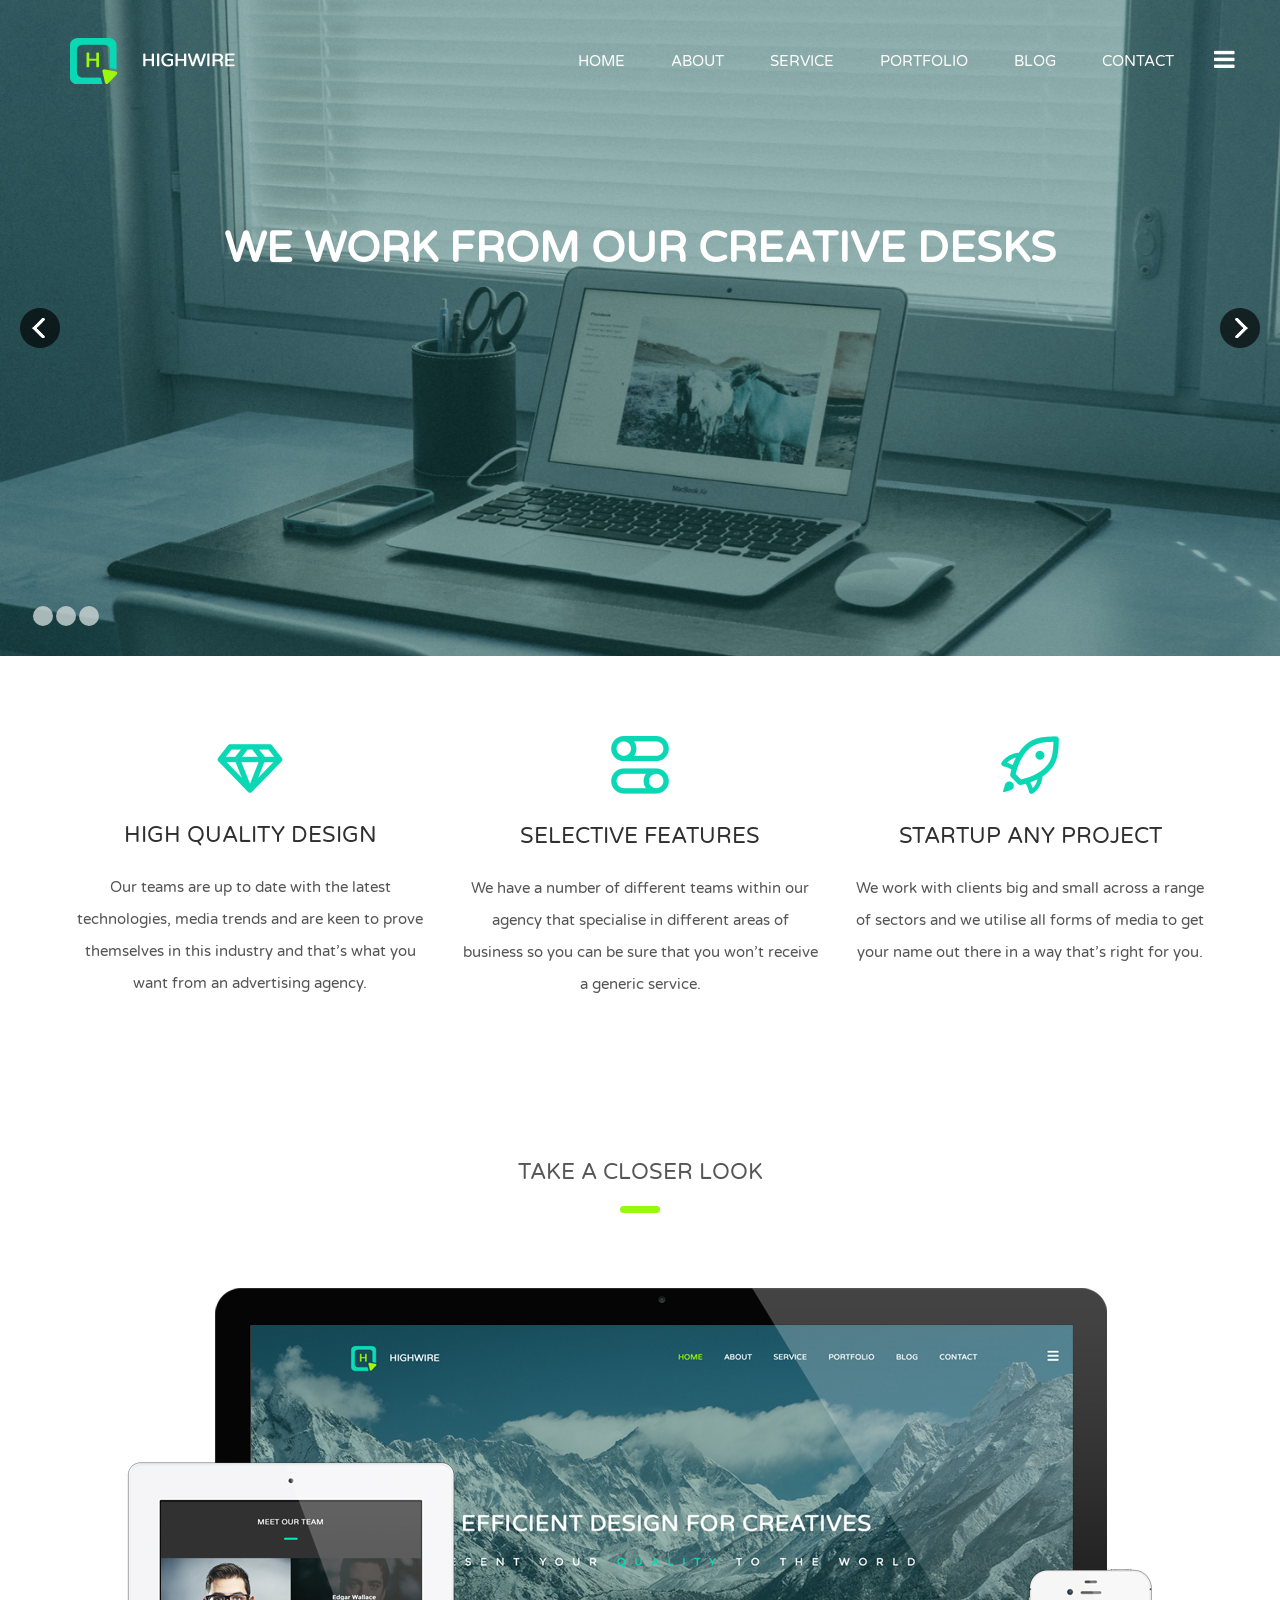
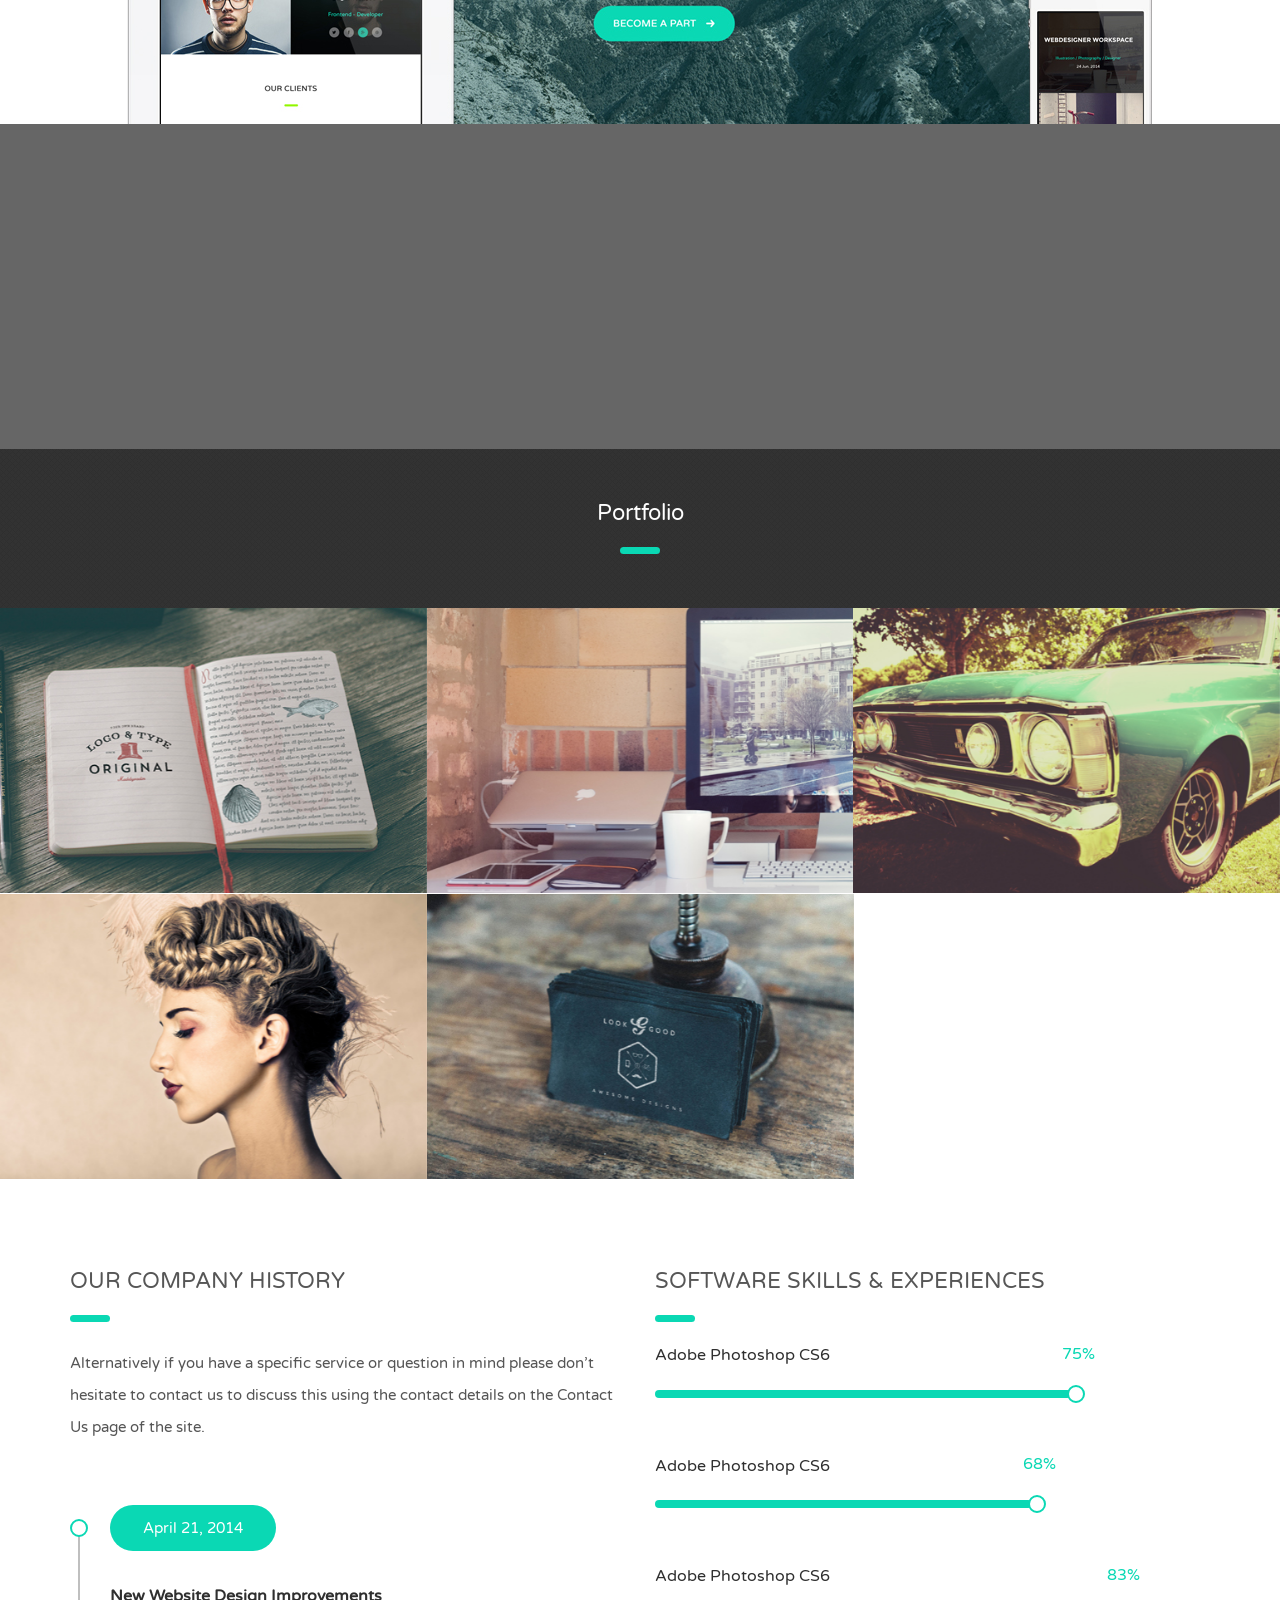
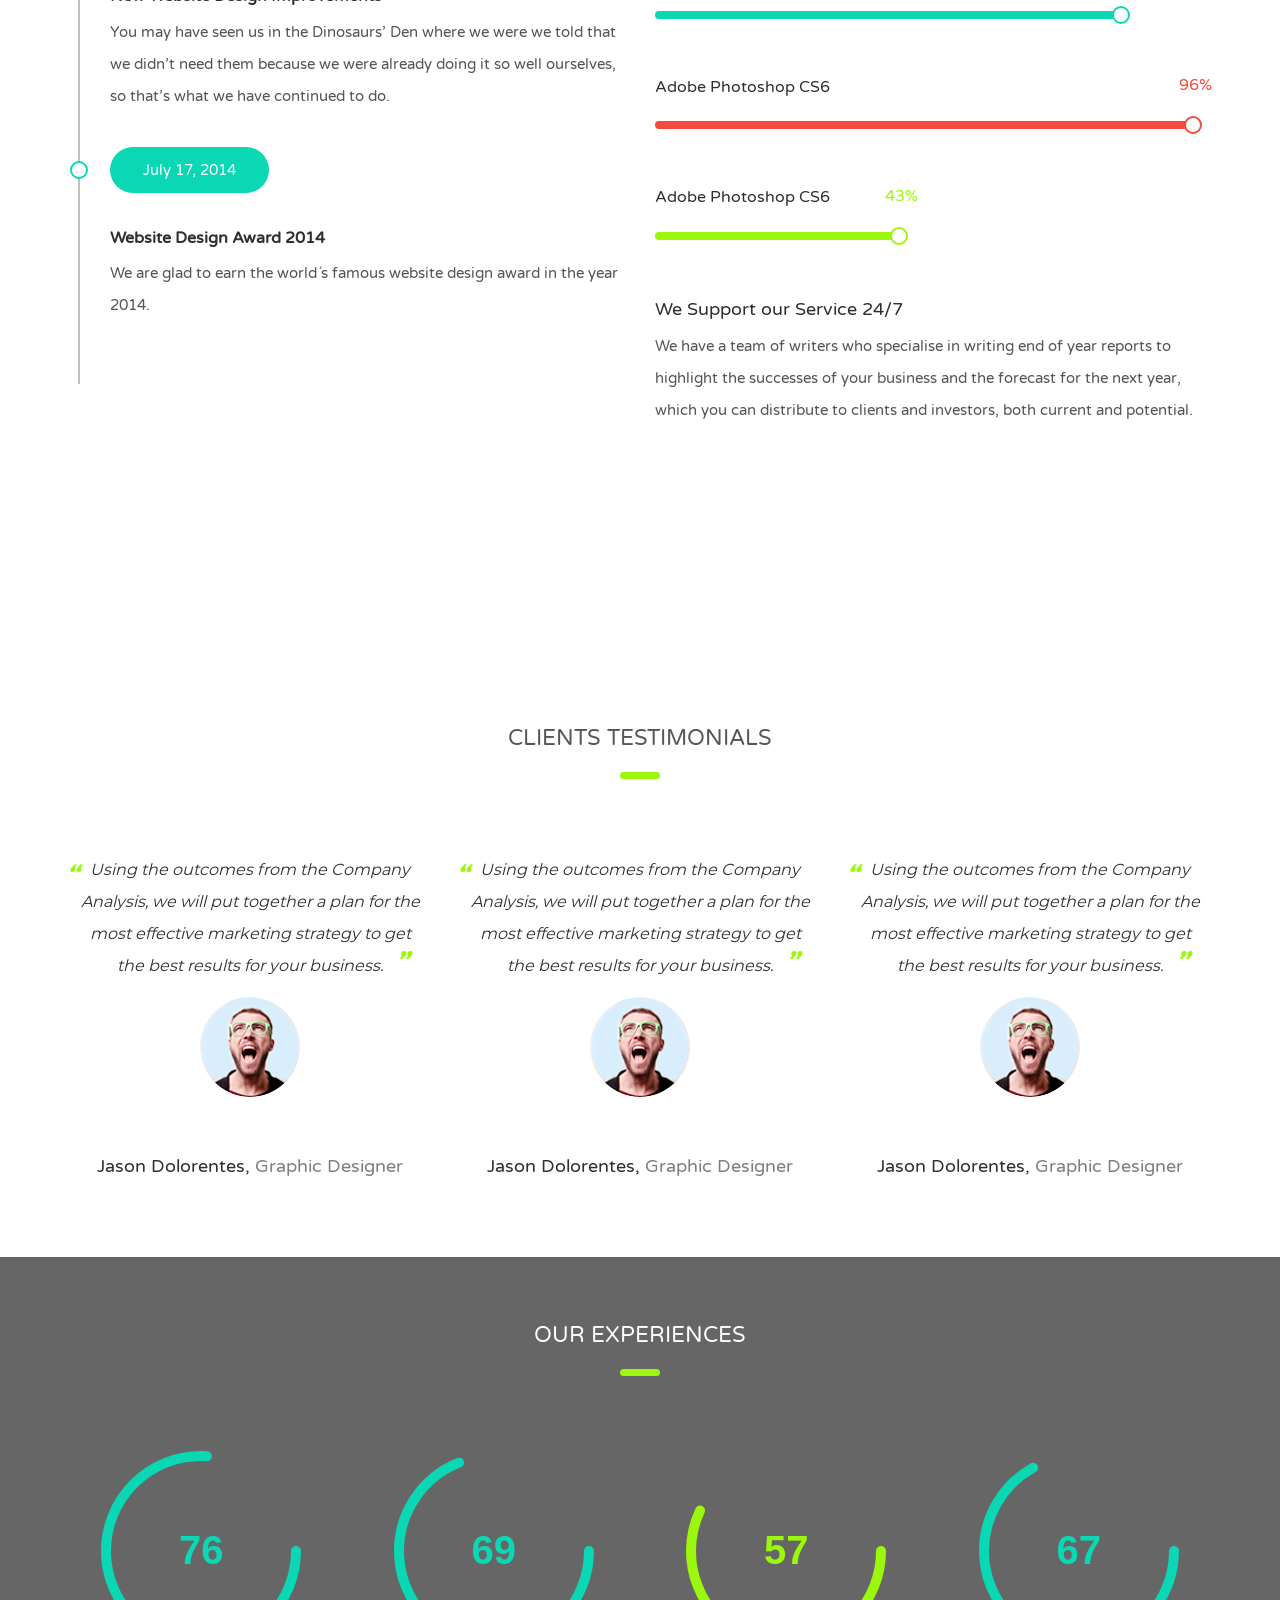
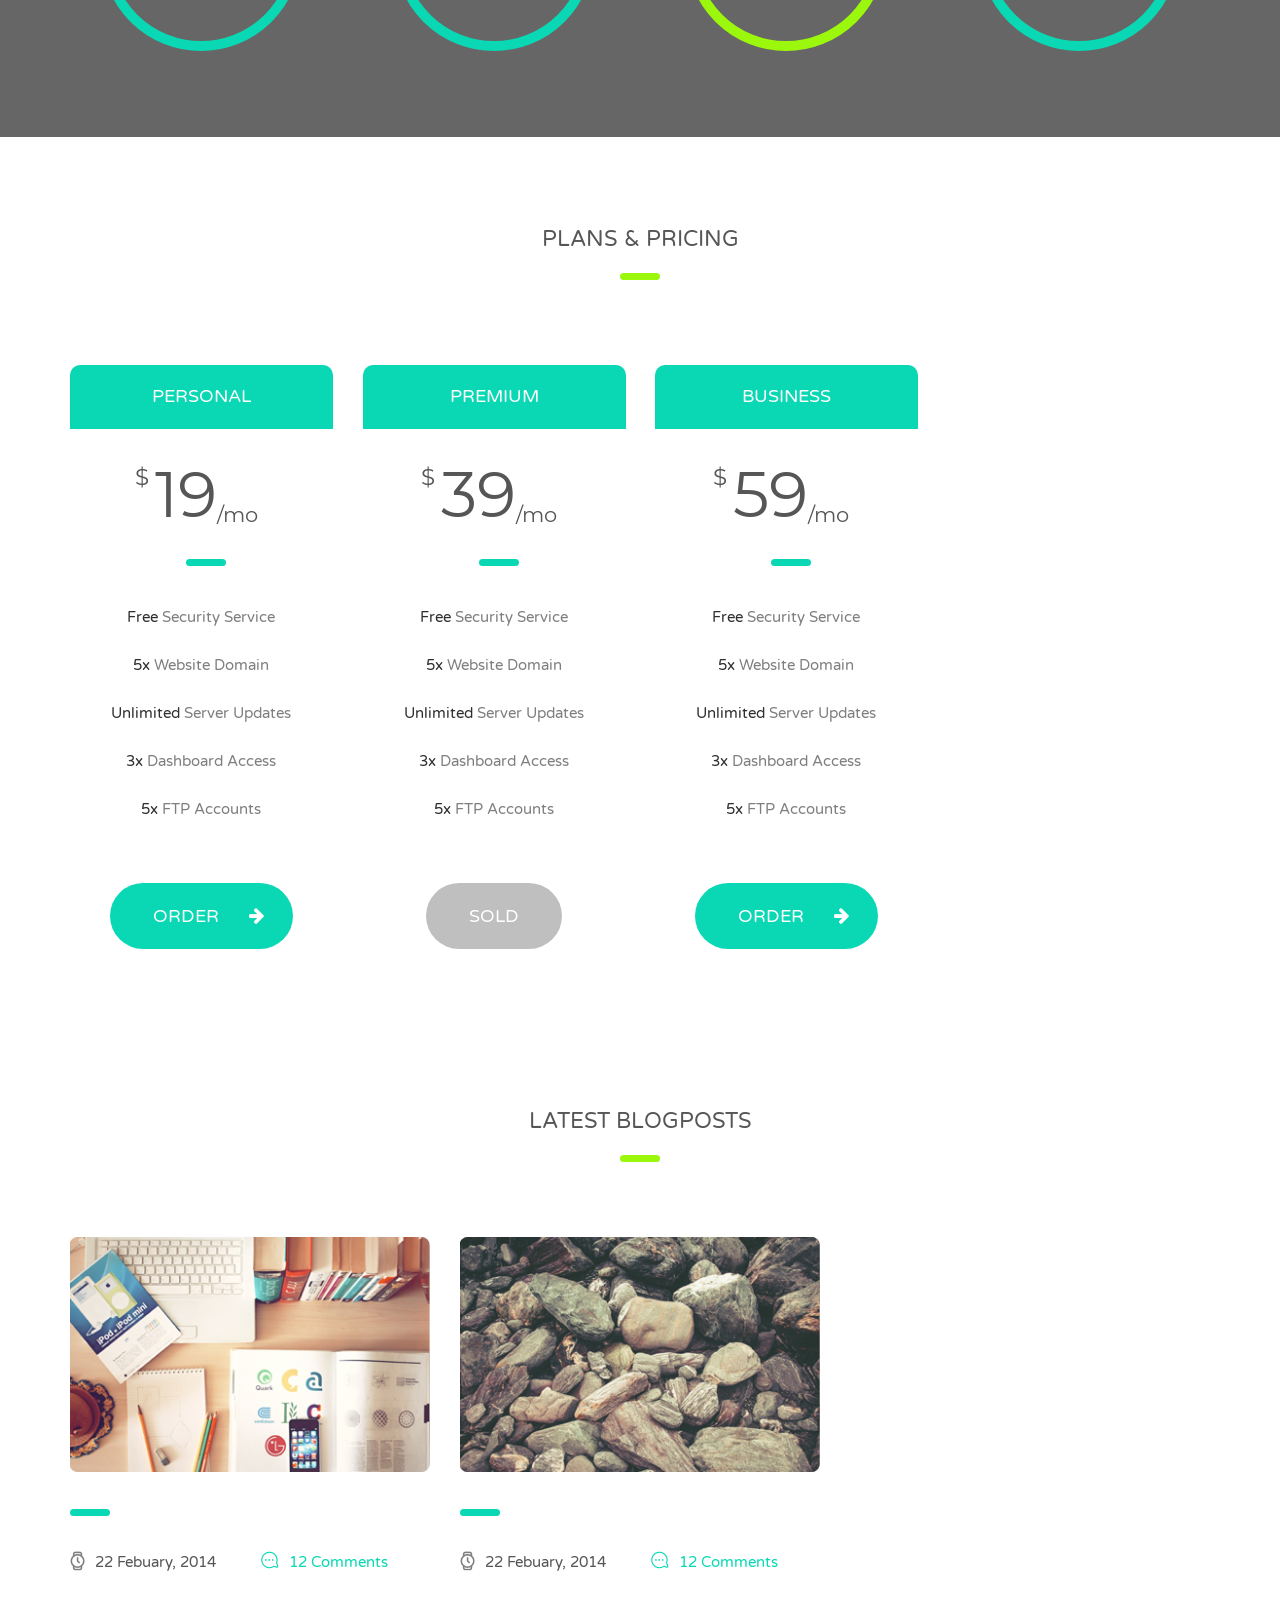
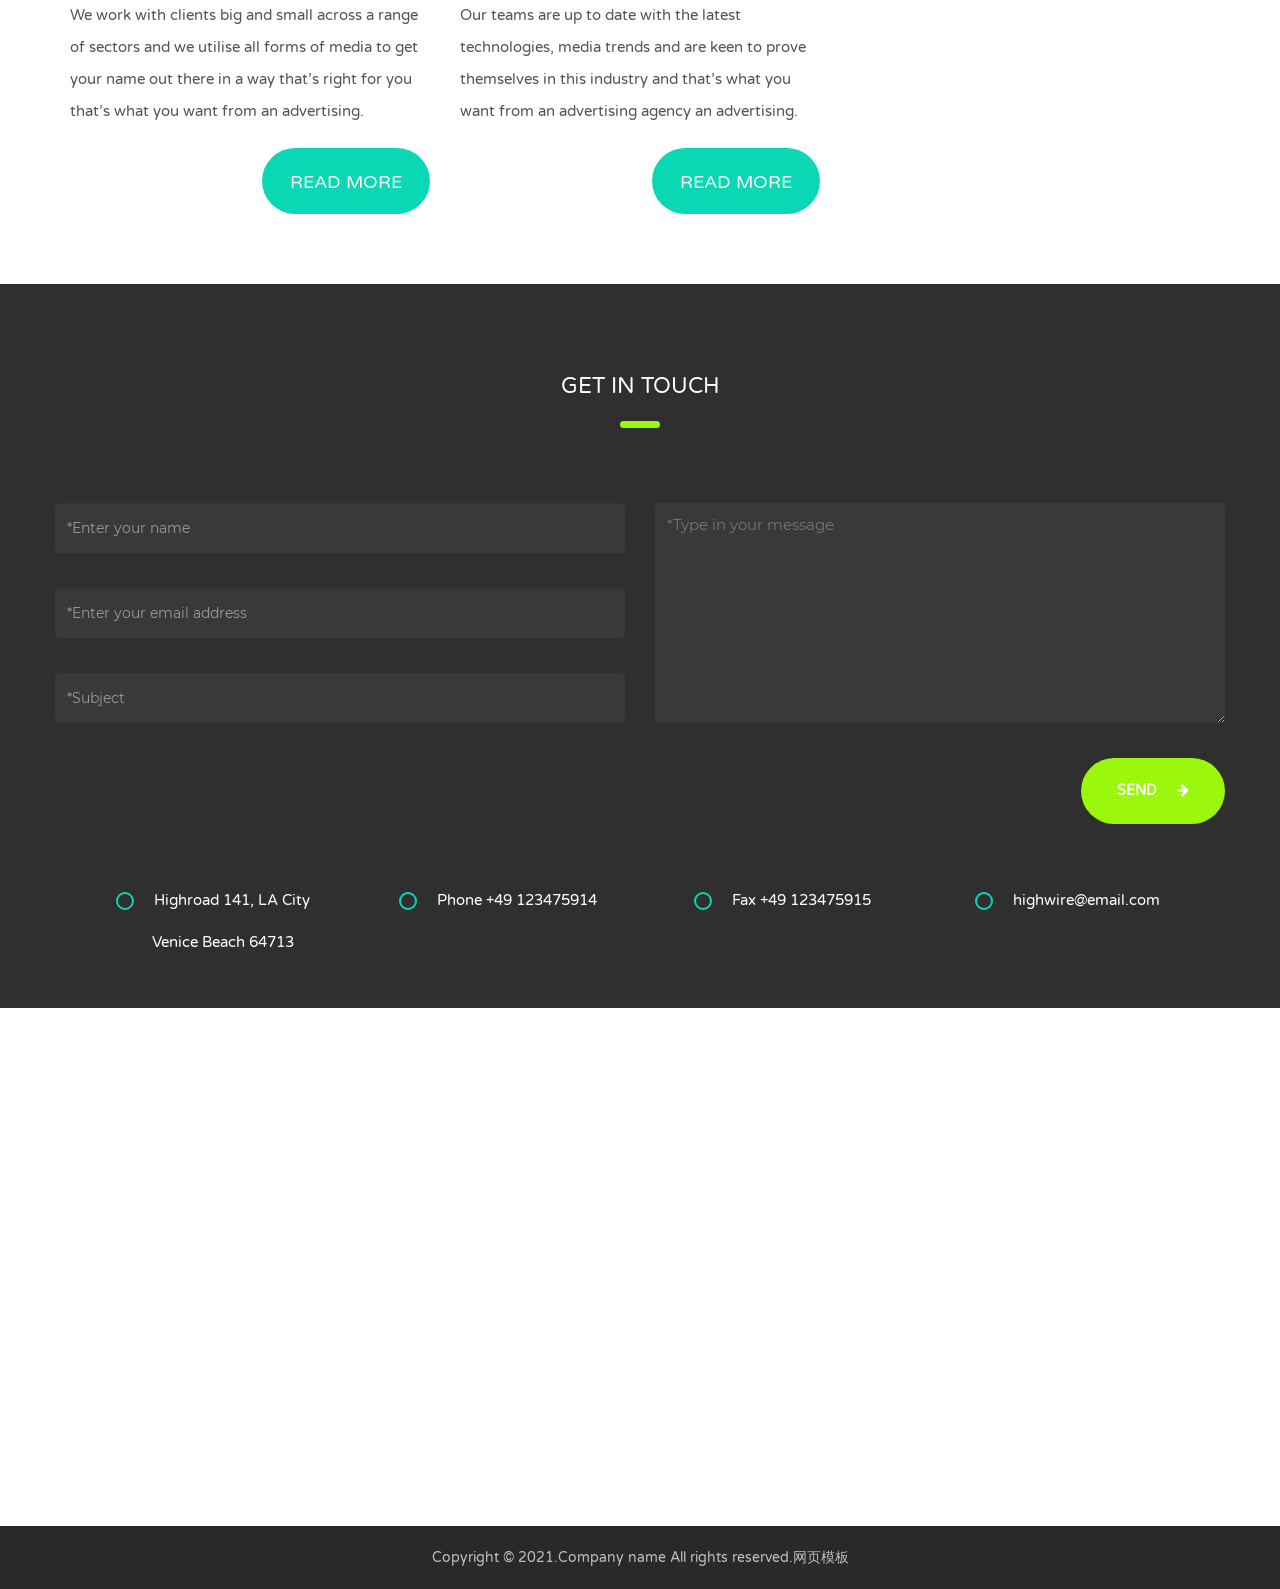
<file: 个人作业/hw2/前后台模板/前台模板/home-2.html>
<!DOCTYPE html>
<head>
<meta http-equiv="Content-Type" content="text/html; charset=utf-8">

<title>HighWire</title>
<!-- Style Sheets -->
<link href="static/css/font-awesome.css" rel="stylesheet">
<link href="static/css/animate.css" rel="stylesheet">
<link href="static/css/bootstrap.css" rel="stylesheet">
<link href="static/css/style.css" rel="stylesheet">
<link href="static/css/settings.css" rel="stylesheet">
<link href="static/css/owl.carousel.css" rel="stylesheet">
<link href="static/css/owl.theme.css" rel="stylesheet">
<link href="static/css/owl.transitions.css" rel="stylesheet">
<link href="static/css/color.css" rel="stylesheet">
<link href="static/css/prettyPhoto.css" rel="stylesheet">
<link href="static/css/responsive.css" rel="stylesheet">

</head>

<body>

 

<div class="top-navigation sidr" id="right-menu-container">
	<button class="closeme" type="button"><i class="fa fa-arrow-up"></i></button>
	<div class="container">
        <ul class="list-unstyled">
            <li><a href="index.html">Homepage Layout 01</a></li>
            <li><a href="">Homepage Layout 02</a></li>
            <li><a href="home-3.html">Homepage Layout 03</a></li>
            <li><a href="about-us.html">About Us Page</a></li>
            <li><a href="services.html">Our Services</a></li>
            <li><a href="portfolio-3-grid.html">Portfolio 3 Col</a></li>
            <li><a href="portfolio-4-grid.html">Portfolio 4 Col</a></li>
            <li><a href="portfolio-3-grid.html">Portfolio 3 Col Grid</a></li>
            <li><a href="portfolio-4-grid.html">Portfolio 4 Col Grid</a></li>
            <li><a href="portfolio-single-comments.html">Portfolio Single</a></li>
            <li><a href="portfolio-single-sidebar.html">Portfolio Sidebar</a></li>
            <li><a href="blog-sidebar.html">Blog Sidebar</a></li>
            <li><a href="blog-detail.html">Blog Detail</a></li>
            <li><a href="contact.html">Contact</a></li>
            <li><a href="#">Support Forums</a></li>
        </ul>
    </div>
</div>

<!-- Main Header Start -->
<header class="header-style-1">
	<div class="container">
    	<div class="logo pull-left">
        	<a href="index.html">
            	<img src="static/picture/logo.png" alt="">
            </a>
        </div>
        <nav role="navigation" class="main-nav navbar navbar-default pull-right">
            <div class="navbar-header">
                <button type="button" data-target="#navbarCollapse" data-toggle="collapse" class="navbar-toggle">
                    <i class="fa fa-bars"></i>
                </button>
            </div>
            <div id="navbarCollapse" class="collapse navbar-collapse">
                <ul class="main-menu list-unstyled">
                    <li><a href="index.html">HOME</a></li>
                    <li><a href="about-us.html">ABOUT</a></li>
                    <li><a href="services.html">SERVICE</a></li>
                    <li><a href="portfolio-full-width-3-col.html">PORTFOLIO</a></li>
                    <li><a href="blog-sidebar.html">BLOG</a></li>
                    <li><a href="contact.html">CONTACT</a></li>
                </ul>
            </div>
        </nav>
    </div>
    <a id="right-menu" href="#right-menu-container" class="myButton"><i class="fa fa-bars"></i></a>
</header>

<!-- Slider Section Start -->
<section>
	<div class="slider">
    	<div class="fullscreen-container">
            <div class="fullscreenbanner">
                <ul>
                	<li data-transition="slide" data-slotamount="10">
                        <img alt="" src="static/picture/slide-2.jpg">
                        <div class="caption lft big_white" data-x="center" data-y="215" data-speed="1000" data-start="1000" data-easing="easeOutExpo">WE WORK FROM OUR CREATIVE DESKS
                        </div>
                        <div class="caption sfb modern_small_text_dark" data-x="center" data-y="290" data-speed="1000" data-start="1800" data-easing="easeOutExpo">BECOME A CREATIVE ARTIST
                        </div>
                        
                        <div class="caption sfb" data-x="center" data-y="415" data-speed="1000" data-start="2000" data-easing="easeOutExpo"><a class="white" href="#">SIGN UP FOR FREE<i class="fa fa-arrow-right"></i></a>
                        </div>                       
                    </li>
                    
                    <li data-transition="fade" data-slotamount="10">
                        <img alt="" src="static/picture/slide.jpg">
                        <div class="caption lft big_white" data-x="center" data-y="215" data-speed="1000" data-start="800" data-easing="easeOutExpo">EFFICIENT DESIGN FOR CREATIVES
                        </div>
                        <div class="caption sfb small_text" data-x="center" data-y="290" data-speed="1000" data-start="1800" data-easing="easeOutExpo">PRESENT YOUR <span>QUALITY</span> TO THE WORLD
                        </div>
                        
                        <div class="caption sfb" data-x="center" data-y="415" data-speed="1000" data-start="2000" data-easing="easeOutExpo"><a href="#">BECOME A PART<i class="fa fa-arrow-right"></i></a>
                        </div>                       
                    </li>
                    
                    <li data-transition="fade" data-slotamount="10">
                        <img alt="" src="static/picture/slide-3.jpg">
                        <div class="caption lft big_white" data-x="center" data-y="215" data-speed="400" data-start="800" data-easing="easeOutExpo">CREATIVE WORK FOR INSPIRING PEOPLE
                        </div>
                        <div class="caption lfr small_text" data-x="center" data-y="290" data-speed="800" data-start="1600" data-easing="easeOutExpo"><span>START YOUR CAREER NOW</span>
                        </div>
                        
                        <div class="caption lfr small_text" data-x="center" data-y="340" data-speed="300" data-start="2400" data-easing="easeOutExpo">FREE REGISTRATION
                        </div>                       
                        
                        <div class="caption sfl" data-x="250" data-y="480" data-speed="1000" data-start="26000" data-easing="easeOutExpo"><a class="white" href="#">SIGN UP FOR FREE<i class="fa fa-arrow-right"></i></a>
                        </div>
                        <div class="caption sfr" data-x="600" data-y="480" data-speed="1000" data-start="2600" data-easing="easeOutExpo"><a href="#">TAKE A FREE TOUR<i class="fa fa-arrow-right"></i></a>
                        </div>                       
                    </li>
                </ul>
                <div class="tp-bannertimer"></div>
            </div>
        </div>
    </div>
</section>

<!-- Service Section Start -->
<section class="section no-padding-bottom mrgt1">
	<div class="container">
    	<div class="service-style-2">
        	<div class="row">
                <div class="col-md-4">
                    <div class="service-box-2 animated out" data-delay="100" data-animation="fadeInUp">
                    	<div class="text-center">
                        	<div class="icon-hold">
                            	<span class="design-icon"></span>
                            </div>
                            <h3>HIGH QUALITY DESIGN</h3>
                            <p>Our teams are up to date with the latest technologies, media trends and are keen to prove themselves in this industry and that’s what you want from an advertising agency.</p>
                        </div>
                    </div>
                </div>
                <div class="col-md-4">
                	<div class="service-box-2 animated out" data-delay="300" data-animation="fadeInUp">
                    	<div class="text-center">
                        	<div class="icon-hold">
                            	<span class="feature-icon"></span>
                            </div>
                            <h3>SELECTIVE FEATURES</h3>
                            <p>We have a number of different teams within our agency that specialise in different areas of business so you can be sure that you won’t receive a generic service.</p>
                        </div>
                    </div>
                </div>
                <div class="col-md-4">
                	<div class="service-box-2 animated out" data-delay="600" data-animation="fadeInUp">
                    	<div class="text-center">
                        	<div class="icon-hold">
                            	<span class="project-icon"></span>
                            </div>
                            <h3>STARTUP ANY PROJECT</h3>
                            <p>We work with clients big and small across a range of sectors and we utilise all forms of media to get your name out there in a way that’s right for you.</p>
                        </div>
                    </div>
                </div>
            </div>
            <div class="closer-look">
            	<div class="text-center">
                	<div class="heading animated out" data-delay="100" data-animation="fadeInUp">
                    	<h3>TAKE A CLOSER LOOK</h3>
                    </div>
                    <figure class="animated out" data-delay="400" data-animation="fadeInUp">
                    	<img src="static/picture/1011.jpg" alt="">
                    </figure>
                </div>
            </div>
        </div>
    </div>
</section>

<!-- Future Design -->
<section class="section-parallax overlay" style="background-image:url(static/image/unsplash_52c470899a2e1_1.JPG)">
	<div class="container">
    	<div class="text-center">
        	<div class="heading animated out" data-delay="0" data-animation="fadeInUp">
        		<h2>RESPONSIVE FUTURE DESIGNS</h2>
        	</div>
        </div>
        <div class="future-design clearfix">
        	<div class="text-center">
            	<ul class="list-unstyled list-style-1">
                    <li class="animated out" data-delay="0" data-animation="pulse">Ready for Wordpress</li>
                    <li class="animated out" data-delay="0" data-animation="pulse">Mailchimp Newsletter</li>
                    <li class="animated out" data-delay="0" data-animation="pulse">Responsive Design Layout</li>
                    <li class="animated out" data-delay="0" data-animation="pulse">Shortcodes Included</li>
                </ul>
            </div>
        </div>
    </div>
</section>

<!-- Portfolio Section Start -->
<section>
	<div class="heading-with-bg gray-bg">
    	<div class="container">
        	<div class="text-center">
            	<div class="heading animated out" data-delay="0" data-animation="fadeInUp">
                	<h3>Portfolio</h3>
                </div>
            </div>
        </div>
    </div>

    <div class="portfolio-gallery">
    	<div class="col-md-4">
        	<div class="portfolio-gallery-box animated out" data-delay="100" data-animation="bounceIn">
                <figure>
                    <img class="img-responsive" src="static/picture/1001.jpg" alt="">
                    <figcaption>
                        <div class="text-center">
                            <div class="mask">
                                <a href="files/F9g2FiPUSyC7IybhyI2p_09.jpg" data-rel="prettyPhoto[gallery1]">
                                    <h2>WEBDESIGNER WORKSPACE</h2>
                                </a>
                                <ul class="options">
                                    <li>Illustration</li>
                                    <li>Photography</li>
                                    <li>Designer</li>
                                </ul>
                                <span>24 Jun. 2014</span>
                            </div>
                        </div>
                    </figcaption>
                </figure>
            </div>
        </div>
        
        <div class="col-md-4">
        	<div class="portfolio-gallery-box animated out" data-delay="300" data-animation="bounceIn">
                <figure>
                    <img class="img-responsive" src="static/picture/1002.jpg" alt="">
                    <figcaption>
                        <div class="text-center">
                            <div class="mask">
                                <a href="files/F9g2FiPUSyC7IybhyI2p_09.jpg" data-rel="prettyPhoto[gallery1]">
                                    <h2>WEBDESIGNER WORKSPACE</h2>
                                </a>
                                <ul class="options">
                                    <li>Illustration</li>
                                    <li>Photography</li>
                                    <li>Designer</li>
                                </ul>
                                <span>24 Jun. 2014</span>
                            </div>
                        </div>
                    </figcaption>
                </figure>
            </div>
        </div>
            
        <div class="col-md-4">
        	<div class="portfolio-gallery-box animated out" data-delay="500" data-animation="bounceIn">
                <figure>
                    <img class="img-responsive" src="static/picture/1003.jpg" alt="">
                    <figcaption>
                        <div class="text-center">
                            <div class="mask">
                                <a href="files/F9g2FiPUSyC7IybhyI2p_09.jpg" data-rel="prettyPhoto[gallery1]">
                                    <h2>WEBDESIGNER WORKSPACE</h2>
                                </a>
                                <ul class="options">
                                    <li>Illustration</li>
                                    <li>Photography</li>
                                    <li>Designer</li>
                                </ul>
                                <span>24 Jun. 2014</span>
                            </div>
                        </div>
                    </figcaption>
                </figure>
            </div>
        </div>
            
        <div class="col-md-4">
        	<div class="portfolio-gallery-box animated out" data-delay="700" data-animation="bounceIn">
                <figure>
                    <img class="img-responsive" src="static/picture/1004.jpg" alt="">
                    <figcaption>
                        <div class="text-center">
                            <div class="mask">
                                <a href="files/F9g2FiPUSyC7IybhyI2p_09.jpg" data-rel="prettyPhoto[gallery1]">
                                    <h2>WEBDESIGNER WORKSPACE</h2>
                                </a>
                                <ul class="options">
                                    <li>Illustration</li>
                                    <li>Photography</li>
                                    <li>Designer</li>
                                </ul>
                                <span>24 Jun. 2014</span>
                            </div>
                        </div>
                    </figcaption>
                </figure>
            </div>
        </div>
            
        <div class="col-md-4">
        	<div class="portfolio-gallery-box animated out" data-delay="900" data-animation="bounceIn">
                <figure>
                    <img class="img-responsive" src="static/picture/1005.jpg" alt="">
                    <figcaption>
                        <div class="text-center">
                            <div class="mask">
                                <a href="files/F9g2FiPUSyC7IybhyI2p_09.jpg" data-rel="prettyPhoto[gallery1]">
                                    <h2>WEBDESIGNER WORKSPACE</h2>
                                </a>
                                <ul class="options">
                                    <li>Illustration</li>
                                    <li>Photography</li>
                                    <li>Designer</li>
                                </ul>
                                <span>24 Jun. 2014</span>
                            </div>
                        </div>
                    </figcaption>
                </figure>
            </div>
        </div>
        
        <div class="col-md-4">
        	<div class="portfolio-gallery-box animated out" data-delay="1100" data-animation="bounceIn">
                <figure>
                    <img class="img-responsive" src="static/picture/1006.jpg" alt="">
                    <figcaption>
                        <div class="text-center">
                            <div class="mask">
                                <a href="files/F9g2FiPUSyC7IybhyI2p_09.jpg" data-rel="prettyPhoto[gallery1]">
                                    <h2>WEBDESIGNER WORKSPACE</h2>
                                </a>
                                <ul class="options">
                                    <li>Illustration</li>
                                    <li>Photography</li>
                                    <li>Designer</li>
                                </ul>
                                <span>24 Jun. 2014</span>
                            </div>
                        </div>
                    </figcaption>
                </figure>
            </div>
        </div>    
        
    </div>
</section>
<div class="clearfix"></div>
<!-- Our Company Section Start -->
<section class="section">
	<div class="container">
    	<div class="row">
        	<div class="col-md-6">
            	<div class="company-history">
                	<div class="heading-left animated out" data-delay="100" data-animation="fadeInUp">
                    	<h3>OUR COMPANY HISTORY</h3>
                    </div>
                    <p>Alternatively if you have a specific service or question in mind please don’t hesitate to contact us to discuss this using the contact details on the Contact Us page of the site.</p>
                    <div class="history-timeline">
                    	<div class="history-box animated out" data-delay="100" data-animation="fadeInLeft">
                        	<div class="history-text">
                            	<span>April 21, 2014</span>
                                <h4>New Website Design Improvements</h4>
                                <p>You may have seen us in the Dinosaurs’ Den where we were we told that we didn’t need them because we were already doing it so well ourselves, so that’s what we have continued to do.</p>
                            </div>
                        </div>
                        
                        <div class="history-box animated out" data-delay="100" data-animation="fadeInLeft">
                        	<div class="history-text">
                            	<span>July 17, 2014</span>
                                <h4>Website Design Award 2014</h4>
                                <p>We are glad to earn the world´s famous website design award in the year 2014.</p>
                            </div>
                        </div>
                        
                        <div class="history-box animated out" data-delay="100" data-animation="fadeInLeft">
                        	<div class="history-text">
                            	<span>August 12, 2014</span>
                                <h4>Opend New Webshop with Company Brandings</h4>
                                <p>We have the expertise to create just the right web presence for you, which will be up to date to the latest web standards.</p>
                            </div>
                        </div>
                    </div>
                </div>
            </div>
            <div class="col-md-6">
            	<div class="company-skills">
                	<div class="heading-left animated out" data-delay="100" data-animation="fadeInUp">
                    	<h3>SOFTWARE SKILLS & EXPERIENCES</h3>
                    </div>
                    <div class="progress-box">
                    	<h4>Adobe Photoshop CS6</h4>
                        <div class="progress">
                            <div class="progress-bar" role="progressbar" aria-valuenow="60" aria-valuemin="0" aria-valuemax="100" style="width: 75%;">
                                <span>75%</span>
                            </div>
                        </div>
                    </div>
                    <div class="progress-box">
                    	<h4>Adobe Photoshop CS6</h4>
                        <div class="progress">
                            <div class="progress-bar" role="progressbar" aria-valuenow="60" aria-valuemin="0" aria-valuemax="100" style="width: 68%;">
                                <span>68%</span>
                            </div>
                        </div>
                    </div>
                    <div class="progress-box">
                    	<h4>Adobe Photoshop CS6</h4>
                        <div class="progress">
                            <div class="progress-bar" role="progressbar" aria-valuenow="60" aria-valuemin="0" aria-valuemax="100" style="width: 83%;">
                                <span>83%</span>
                            </div>
                        </div>
            		</div>
                    <div class="progress-box">
                    	<h4>Adobe Photoshop CS6</h4>
                        <div class="progress">
  							<div class="progress-bar progress-bar-danger" role="progressbar" aria-valuenow="20" aria-valuemin="0" aria-valuemax="100" style="width: 96%">
    							<span>96%</span>
  							</div>
						</div>
            		</div>
                    <div class="progress-box">
                    	<h4>Adobe Photoshop CS6</h4>
                        <div class="progress">
                            <div class="progress-bar progress-bar-info" role="progressbar" aria-valuenow="60" aria-valuemin="0" aria-valuemax="100" style="width: 43%;">
                                <span>43%</span>
                            </div>
                        </div>
            		</div>
                    <h4>We Support our Service 24/7</h4>
                    <p>We have a team of writers who specialise in writing end of year reports to highlight the successes of your business and the forecast for the next year, which you can distribute to clients and investors, both current and potential.</p>
                </div>
            </div>
        </div>
    </div>
</section>

<!-- Client Testimonial Section Start -->
<section class="section">
	<div class="container">
    	<div class="text-center">
        	<div class="heading animated out" data-delay="0" data-animation="fadeInUp">
        		<h3>CLIENTS TESTIMONIALS</h3>
        	</div>
        </div>
    	<div class="row">
            <div class="col-md-4">
                <div class="client-testimonial-box testimonial-style-2 animated out" data-delay="100" data-animation="fadeInUp">
                    <div class="text-center">                        
                        <blockquote>
                            <p>Using the outcomes from the Company Analysis, we will put together a plan for the most effective marketing strategy to get the best results for your business.</p>
                        </blockquote>
                        <figure>
                            <img class="img-circle" src="static/picture/client.png" alt="">
                        </figure>
                        <h4>Jason Dolorentes, <span>Graphic Designer</span></h4>
                    </div>
                </div>
            </div>
            
            <div class="col-md-4">
                <div class="client-testimonial-box testimonial-style-2 animated out" data-delay="400" data-animation="fadeInUp">
                    <div class="text-center">                        
                        <blockquote>
                            <p>Using the outcomes from the Company Analysis, we will put together a plan for the most effective marketing strategy to get the best results for your business.</p>
                        </blockquote>
                        <figure>
                            <img class="img-circle" src="static/picture/client.png" alt="">
                        </figure>
                        <h4>Jason Dolorentes, <span>Graphic Designer</span></h4>
                    </div>
                </div>
            </div>
            
            <div class="col-md-4">
                <div class="client-testimonial-box testimonial-style-2 animated out" data-delay="700" data-animation="fadeInUp">
                    <div class="text-center">                        
                        <blockquote>
                            <p>Using the outcomes from the Company Analysis, we will put together a plan for the most effective marketing strategy to get the best results for your business.</p>
                        </blockquote>
                        <figure>
                            <img class="img-circle" src="static/picture/client.png" alt="">
                        </figure>
                        <h4>Jason Dolorentes, <span>Graphic Designer</span></h4>
                    </div>
                </div>
            </div>
        </div>
    </div>
</section>

<!-- Company Progress Section Start -->
<section class="section-parallax overlay" style="background-image:url(static/image/slide.jpg)">
	<div class="container">
    	<div class="text-center">
        	<div class="heading">
            	<h3>OUR EXPERIENCES</h3>
            </div>
        </div>
        <div class="row">
        	<div class="col-md-3">
            	<div class="experience-box">
                	<div class="text-center">
                    	<div class="dial">
                            <input class="knob" data-angleoffset="90" data-thickness=".0999" data-bgcolor="transparent" data-fgcolor="#0ad8b4" data-linecap="round" value="76" data-readonly="true">
                        </div>
                    </div>
                </div>
            </div>
            <div class="col-md-3">
            	<div class="experience-box">
                	<div class="text-center">
                    	<div class="dial">
                            <input class="knob" data-angleoffset="90" data-thickness=".0999" data-bgcolor="transparent" data-fgcolor="#0ad8b4" data-linecap="round" value="69" data-readonly="true">
                        </div>
                    </div>
                </div>
            </div>
            <div class="col-md-3">
            	<div class="experience-box">
                	<div class="text-center">
                    	<div class="dial">
                            <input class="knob" data-angleoffset="90" data-thickness=".0999" data-bgcolor="transparent" data-fgcolor="#9bf70b" data-linecap="round" value="57" data-readonly="true">
                        </div>
                    </div>
                </div>
            </div>
            <div class="col-md-3">
            	<div class="experience-box">
                	<div class="text-center">
                    	<div class="dial">
                            <input class="knob" data-angleoffset="90" data-thickness=".0999" data-bgcolor="transparent" data-fgcolor="#0ad8b4" data-linecap="round" value="67" data-readonly="true">
                        </div>
                    </div>
                </div>
            </div>
        </div>
    </div>
</section>

<!-- Plans and Pricing Section Start -->
<section class="section">
	<div class="container">
    	<div class="text-center">
        	<div class="heading animated out" data-delay="0" data-animation="fadeInUp">
            	<h3>PLANS & PRICING</h3>
            </div>
        </div>
        <div class="row">
        	<div class="col-md-3">
            	<div class="text-center">
                	<div class="price-box animated out" data-delay="100" data-animation="bounceIn">
                    	<header>
                        	<h4>PERSONAL</h4>
                        </header>
                        <h1><sup>$</sup>19<sub>/mo</sub></h1>
                        <ul class="list-unstyled">
                        	<li><span>Free</span> Security Service</li>
                            <li><span>5x</span> Website Domain</li>
                            <li><span>Unlimited</span> Server Updates</li>
                            <li><span>3x</span> Dashboard Access</li>
                            <li><span>5x</span> FTP Accounts</li>
                        </ul>
                        <a href="#" target="_blank" class="btn">ORDER<i class="fa fa-arrow-right"></i></a>
                    </div>
                </div>
            </div>
            <div class="col-md-3">
            	<div class="text-center">
                	<div class="price-box animated out" data-delay="300" data-animation="bounceIn">
                    	<header>
                        	<h4>PREMIUM</h4>
                        </header>
                        <h1><sup>$</sup>39<sub>/mo</sub></h1>
                        <ul class="list-unstyled">
                        	<li><span>Free</span> Security Service</li>
                            <li><span>5x</span> Website Domain</li>
                            <li><span>Unlimited</span> Server Updates</li>
                            <li><span>3x</span> Dashboard Access</li>
                            <li><span>5x</span> FTP Accounts</li>
                        </ul>
                        <a href="#" target="_blank" class="btn sold">SOLD</a>
                    </div>
                </div>
            </div>
            <div class="col-md-3">
            	<div class="text-center">
                	<div class="price-box animated out" data-delay="500" data-animation="bounceIn">
                    	<header>
                        	<h4>BUSINESS</h4>
                        </header>
                        <h1><sup>$</sup>59<sub>/mo</sub></h1>
                        <ul class="list-unstyled">
                        	<li><span>Free</span> Security Service</li>
                            <li><span>5x</span> Website Domain</li>
                            <li><span>Unlimited</span> Server Updates</li>
                            <li><span>3x</span> Dashboard Access</li>
                            <li><span>5x</span> FTP Accounts</li>
                        </ul>
                        <a href="#" target="_blank" class="btn">ORDER<i class="fa fa-arrow-right"></i></a>
                    </div>
                </div>
            </div>
            <div class="col-md-3">
            	<div class="text-center">
                	<div class="price-box active-box animated out" data-delay="700" data-animation="bounceIn">
                    	<header>
                        	<h4>ULTIMATIVE</h4>
                        </header>
                        <h1><sup>$</sup>99<sub>/mo</sub></h1>
                        <ul class="list-unstyled">
                        	<li><span>Free</span> Security Service</li>
                            <li><span>5x</span> Website Domain</li>
                            <li><span>Unlimited</span> Server Updates</li>
                            <li><span>3x</span> Dashboard Access</li>
                            <li><span>5x</span> FTP Accounts</li>
                        </ul>
                        <a href="#" target="_blank" class="btn">ORDER<i class="fa fa-arrow-right"></i></a>
                    </div>
                </div>
            </div>
        </div>
    </div>
</section>

<!-- Latest Blog Section Start -->
<section class="section">
	<div class="container">
    	<div class="text-center">
        	<div class="heading animated out" data-delay="0" data-animation="fadeInUp">
            	<h3>LATEST BLOGPOSTS</h3>
            </div>
        </div>
        <div class="row">
        	<div class="col-md-4">
            	<div class="blog-box clearfix animated out" data-delay="100" data-animation="fadeInUp">
                	<figure>
                    	<img class="img-responsive" src="static/picture/blog-1.jpg" alt="">
                    </figure>
                    <div class="clearfix">
                    	<p class="date"><i class="watch-icon"></i>22 Febuary, 2014</p>
                    	<span><i class="comment-icon"></i>12 Comments</span>
                    </div>
                    <p>We work with clients big and small across a range of sectors and we utilise all forms of media to get your name out there in a way that’s right for you that’s what you want from an advertising.</p>
                    <div class="pull-right">
                    	<a href="blog-detail.html" class="btn">READ MORE</a>
                    </div>
                </div>
            </div>
            <div class="col-md-4">
            	<div class="blog-box clearfix animated out" data-delay="300" data-animation="fadeInUp">
                	<figure>
                    	<img class="img-responsive" src="static/picture/blog-2.jpg" alt="">
                    </figure>
                    <div class="clearfix">
                    	<p class="date"><i class="watch-icon"></i>22 Febuary, 2014</p>
                    	<span><i class="comment-icon"></i>12 Comments</span>
                    </div>
                    <p>Our teams are up to date with the latest technologies, media trends and are keen to prove themselves in this industry and that’s what you want from an advertising agency an advertising.</p>
                    <div class="pull-right">
                    	<a href="blog-detail.html" class="btn">READ MORE</a>
                    </div>
                </div>
            </div>
            <div class="col-md-4">
            	<div class="blog-box clearfix animated out" data-delay="700" data-animation="fadeInUp">
                	<figure>
                    	<img class="img-responsive" src="static/picture/blog-3.jpg" alt="">
                    </figure>
                    <div class="clearfix">
                    	<p class="date"><i class="watch-icon"></i>22 Febuary, 2014</p>
                    	<span><i class="comment-icon"></i>12 Comments</span>
                    </div>
                    <p>We have the skills and resources to create professional films. Whether you want a corporate promotional film or a record of a conference we can provide the services you require.</p>
                    <div class="pull-right">
                    	<a href="blog-detail.html" class="btn">READ MORE</a>
                    </div>
                </div>
            </div>
        </div>
    </div>
</section>

<!-- Footer Section Start -->
<footer class="section black-bg no-padding-bottom">
	<div class="container">
    	<div class="text-center">
        	<div class="heading animated out" data-delay="0" data-animation="fadeInUp">
            	<h3>GET IN TOUCH</h3>
            </div>
        </div>
		<div id="message"></div>
		<form class="row" method="get" action="contact.php" id="contactform_form">
    	<div class="row animated out" data-delay="0" data-animation="fadeInDown">
			<div class="col-md-6">
            	<div class="contact-form">
                		<input type="text" class="form-control" placeholder="*Enter your name" id="contact_name">
                        <input type="email" class="form-control" placeholder="*Enter your email address" id="contact_email">
                        <input type="text" class="form-control" placeholder="*Subject" id="contact_subject">
                </div>
            </div>
            <div class="col-md-6">
            	<div class="contact-form">
                		<textarea placeholder="*Type in your message" id="contact_message"></textarea>
                </div>
            </div>
			
        </div>
        <div class="contact-form clearfix">
            <div class="pull-right">
 				<button type="submit" class="btn" id="submit_btn">SEND<i class='fa fa-arrow-right'></i></button>
				
            </div>
        </div>
		</form>
        <div class="contact-info clearfix">
            <ul class="list-unstyled list-style-1 text-center">
                <li class="animated out" data-delay="0" data-animation="pulse"><p>Highroad 141, LA City</p><br><p>Venice Beach 64713</p></li>
                <li class="animated out" data-delay="0" data-animation="pulse"><p>Phone  +49 123475914</p></li>
                <li class="animated out" data-delay="0" data-animation="pulse"><p>Fax +49 123475915</p></li>
                <li class="animated out" data-delay="0" data-animation="pulse"><p>highwire@email.com</p></li>
            </ul>
        </div>
    </div>
</footer>

<section>
	<div id="map-street"></div>
</section>

<div class="bottom-bar" style="margin-top:0px">
	<div class="container">
    	<div class="text-center">
        	<label>Copyright &copy; 2021.Company name All rights reserved.<a target="_blank" href="https://sc.chinaz.com/moban/">&#x7F51;&#x9875;&#x6A21;&#x677F;</a></label>
        </div>
    </div>
</div>

<script src="static/js/jquery-1.11.0.min.js"></script>
<script src="static/js/jquery.sidr.min.js"></script>
<script src="static/js/jquery.prettyPhoto.js"></script>
<script src="static/js/jquery.themepunch.revolution.min.js"></script>
<script src="static/js/owl.carousel.js"></script>
<script src="static/js/jquery.knob.js"></script>
<script src="static/js/jquery.appear.js"></script>
<script src="static/js/script.js"></script>

<!-- Google Map -->
<!--<script src="http://maps.google.com/maps/api/js?sensor=false"></script>-->
<script type="text/javascript">
	var locations = [
		['<div class="infobox">121 King Street, Melbourne Victoria 3000<br />United States of America, CA 90017</div>', 40.5458921,-74.1843522, 2],
		['<div class="infobox">121 King Street, Melbourne Victoria 3000<br />United States of America, CA 90017</div>', 40.550121,-74.187378, 3],
		['<div class="infobox">Vineland Avenue, Staten Island, NY<br />United States of America, CA 90017</div>', 40.5474649,-74.187468, 2]
	];

	var map = new google.maps.Map(document.getElementById('map-street'), {
	  zoom: 15,
		scrollwheel: false,
		navigationControl: true,
		mapTypeControl: false,
		scaleControl: false,
		draggable: true,

		center: new google.maps.LatLng(40.550121,-74.187378),
	  mapTypeId: google.maps.MapTypeId.ROADMAP
	});

	var infowindow = new google.maps.InfoWindow();

	var marker, i;

	for (i = 0; i < locations.length; i++) {  
  
		marker = new google.maps.Marker({ 
		position: new google.maps.LatLng(locations[i][1], locations[i][2]), 
		map: map ,
		icon: 'images/marker.png'
		});


	  google.maps.event.addListener(marker, 'click', (function(marker, i) {
		return function() {
		  infowindow.setContent(locations[i][0]);
		  infowindow.open(map, marker);
		}
	  })(marker, i));
	}
</script>
</body>
</file>
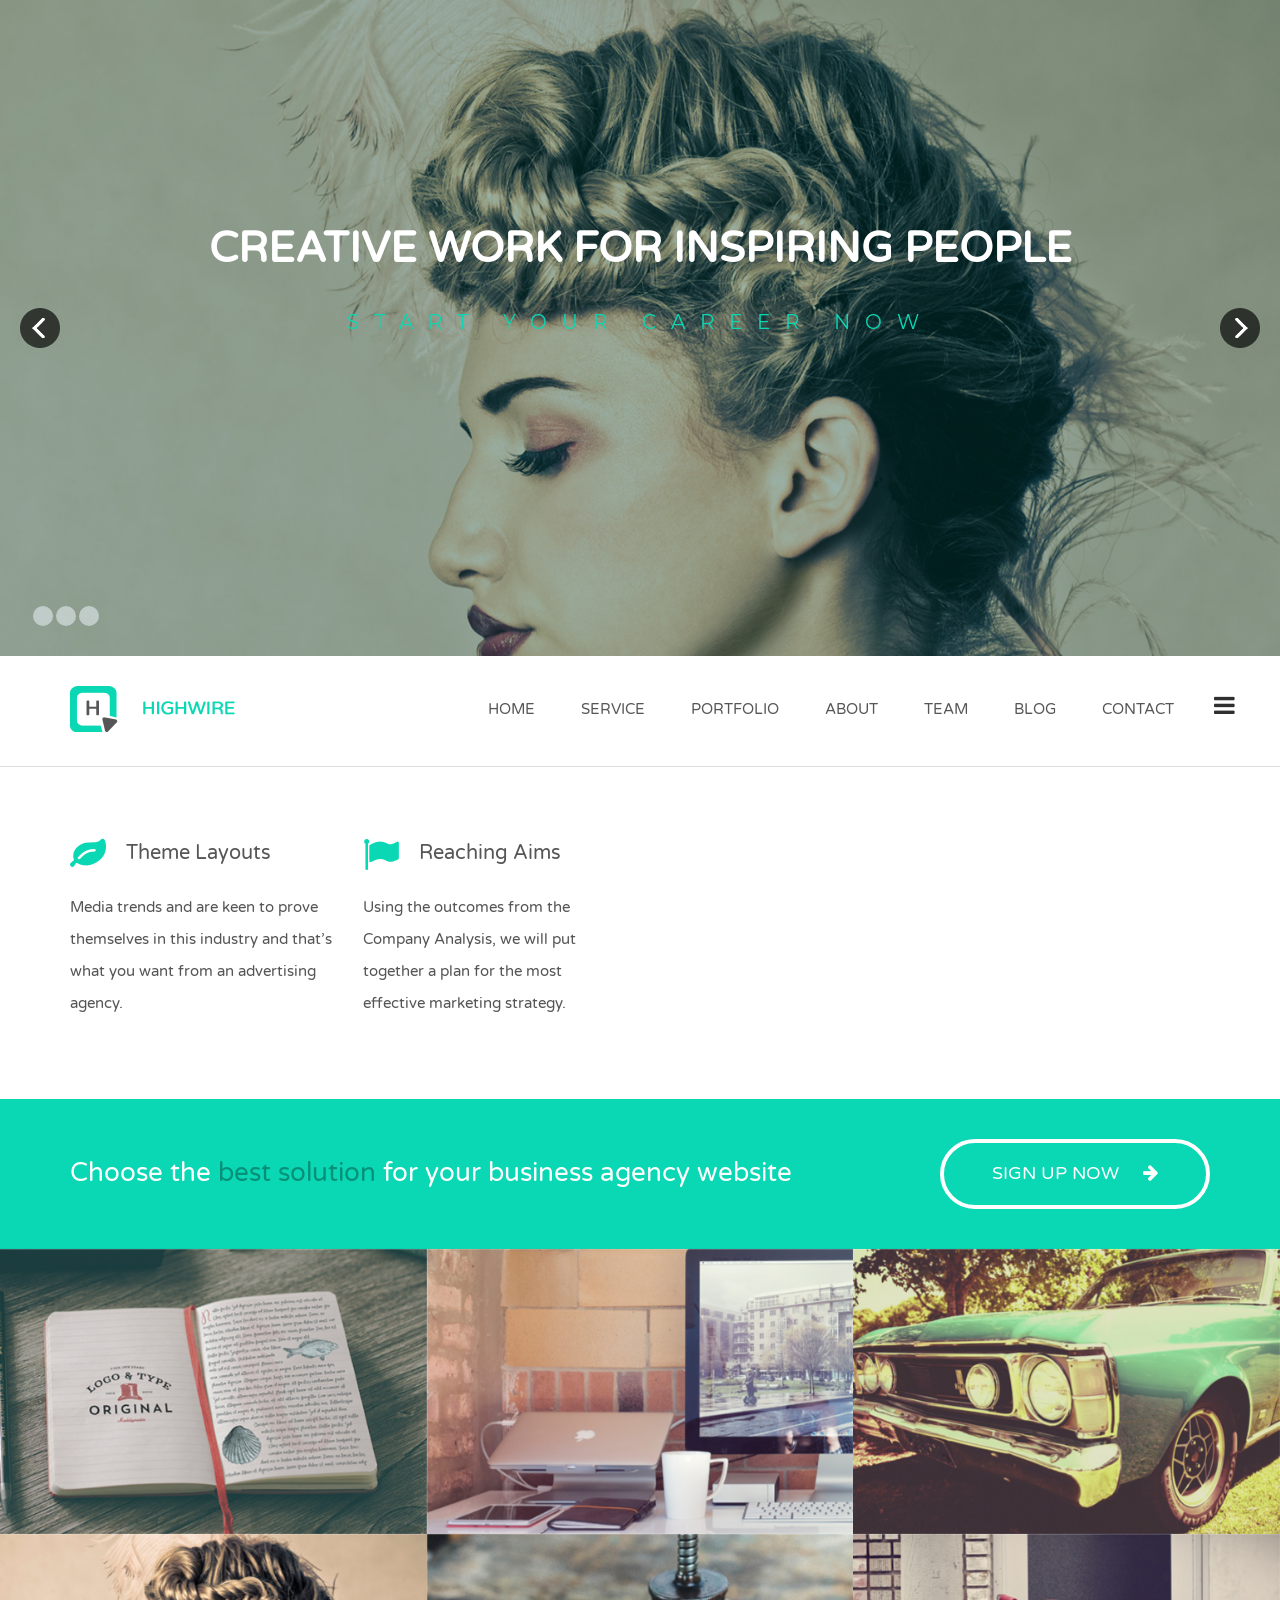
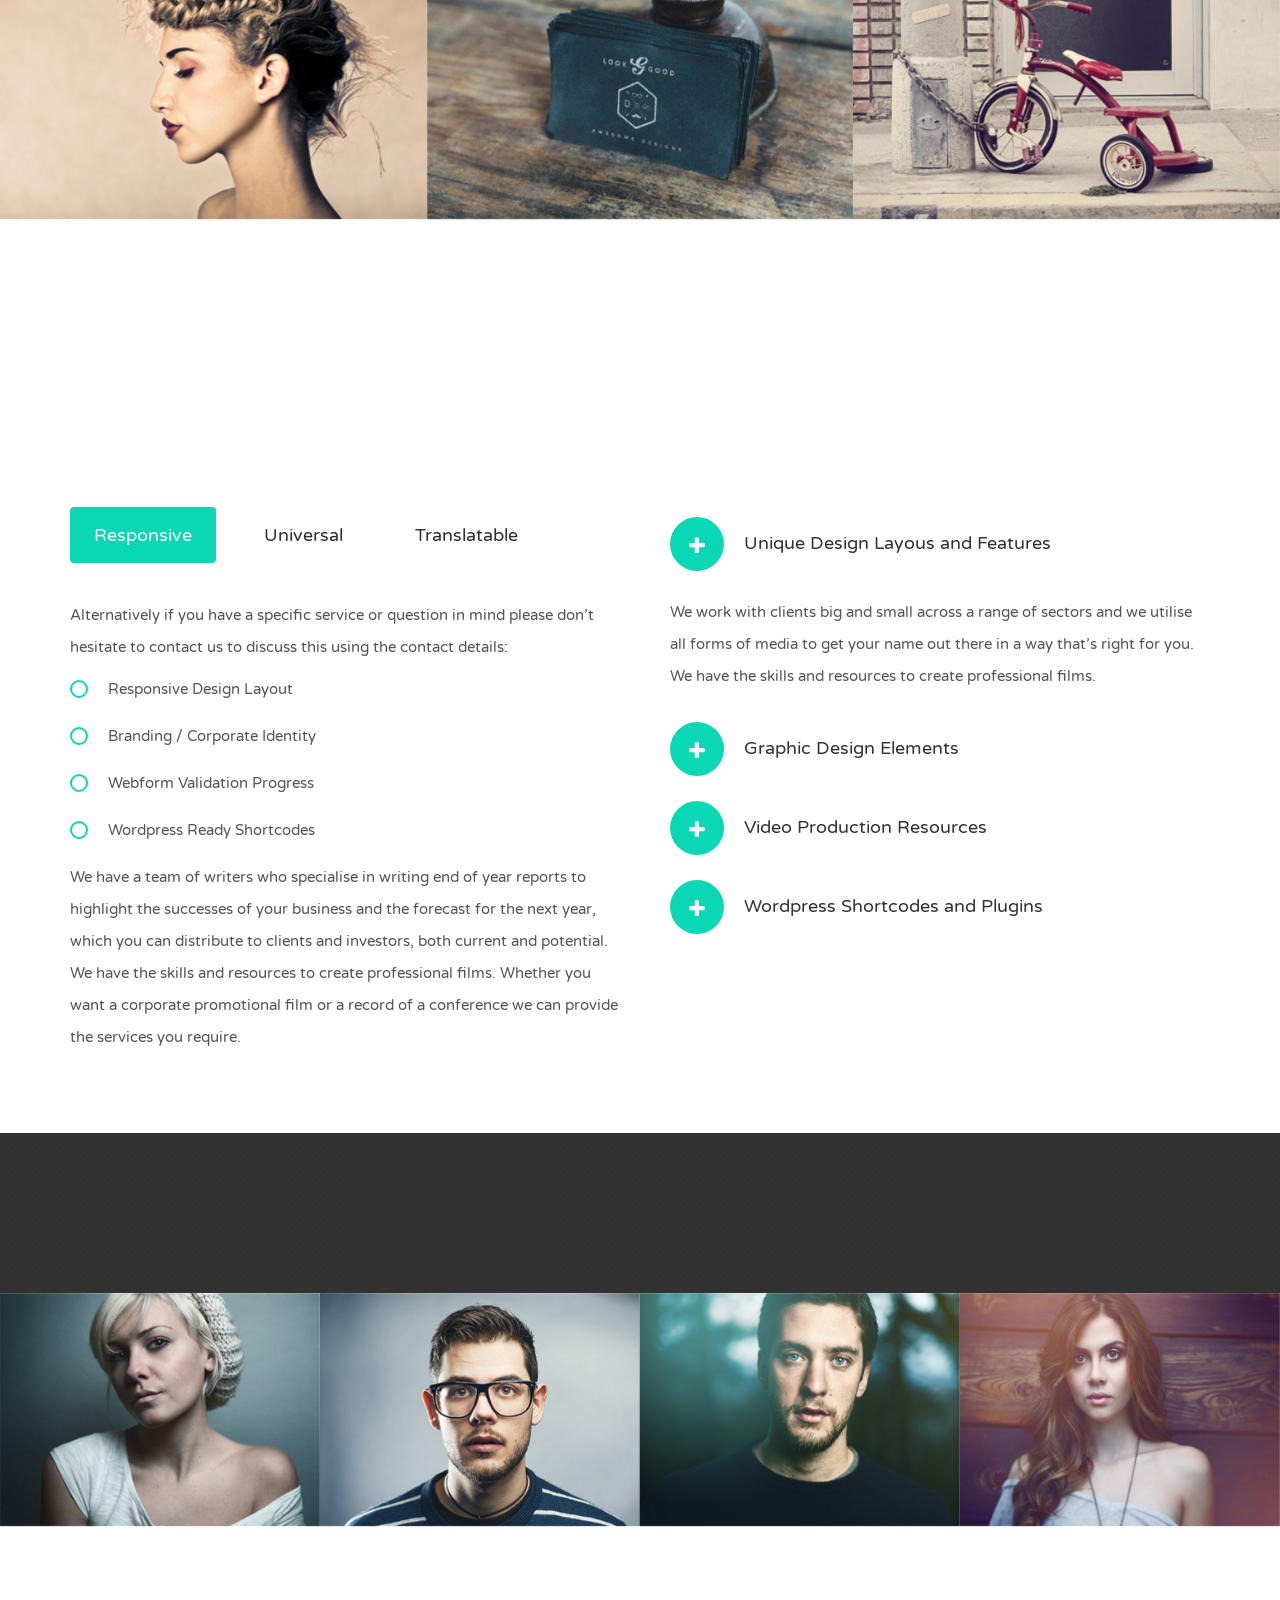
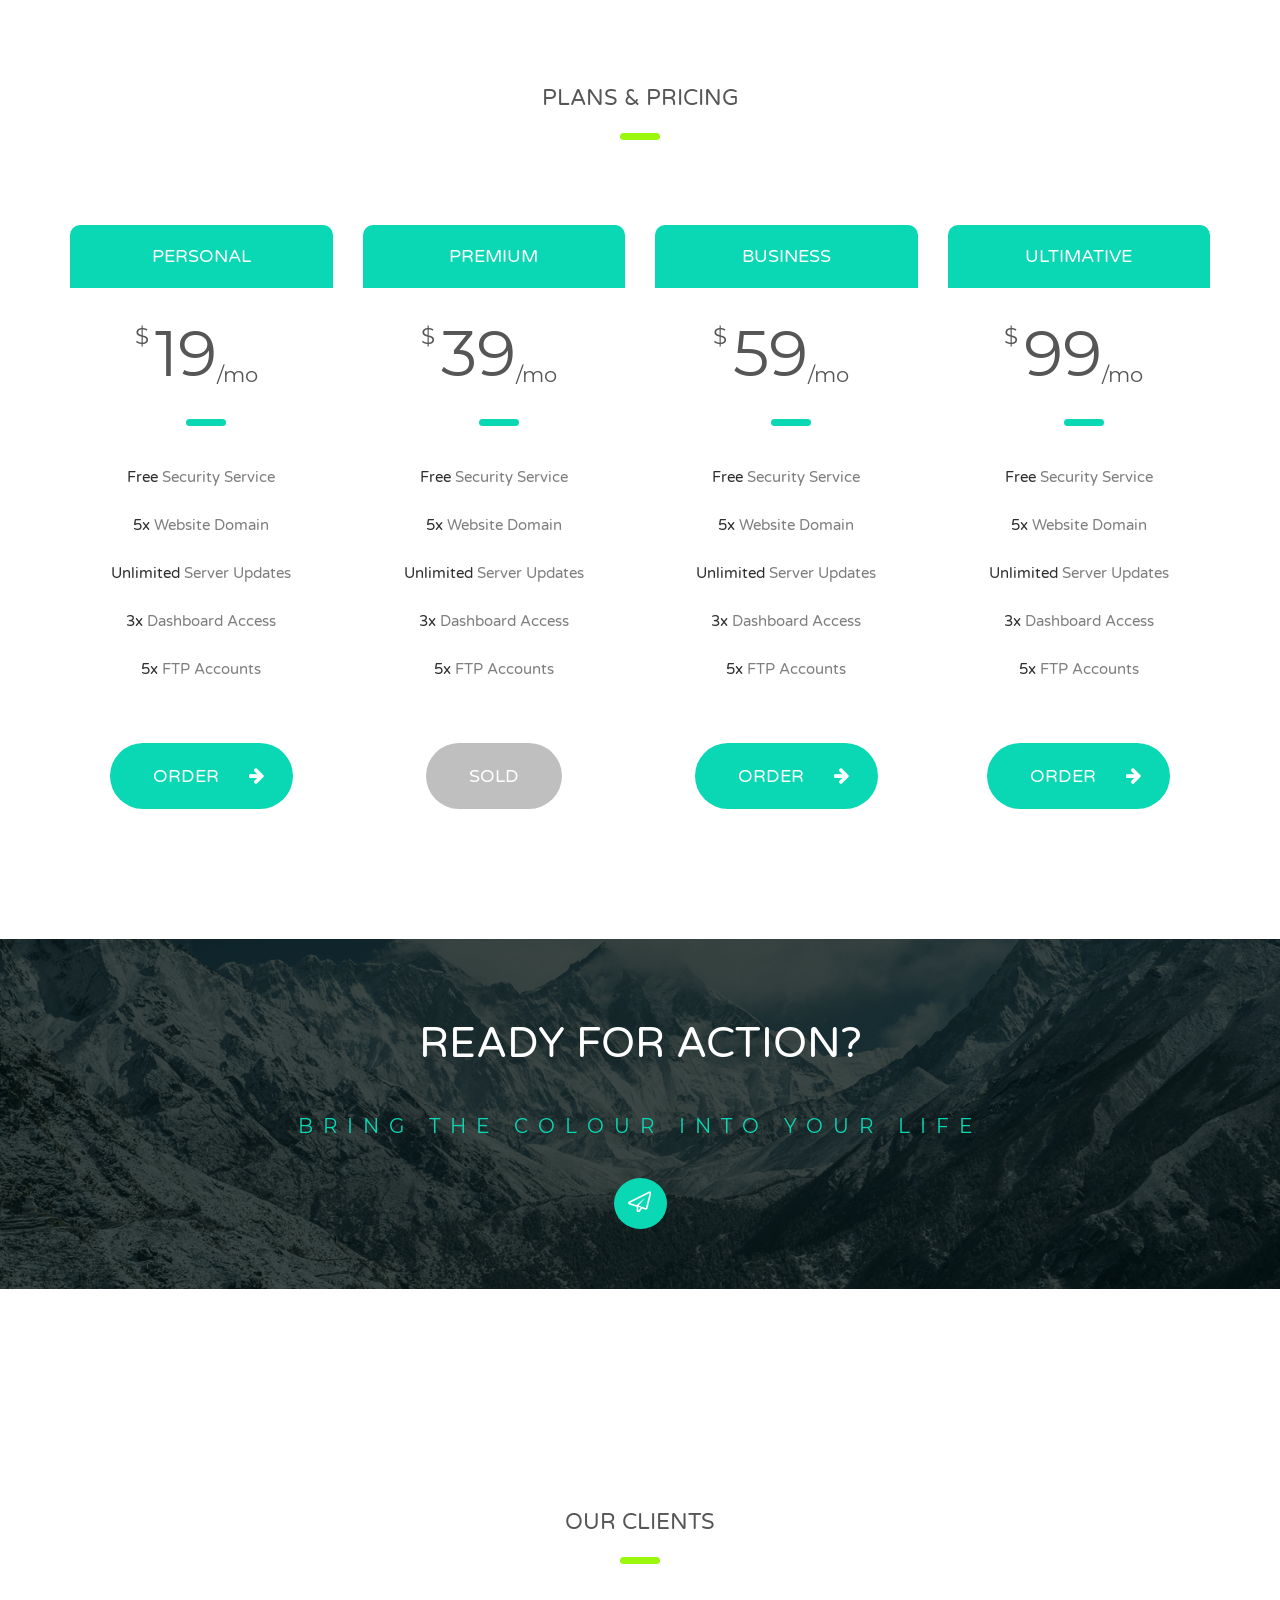
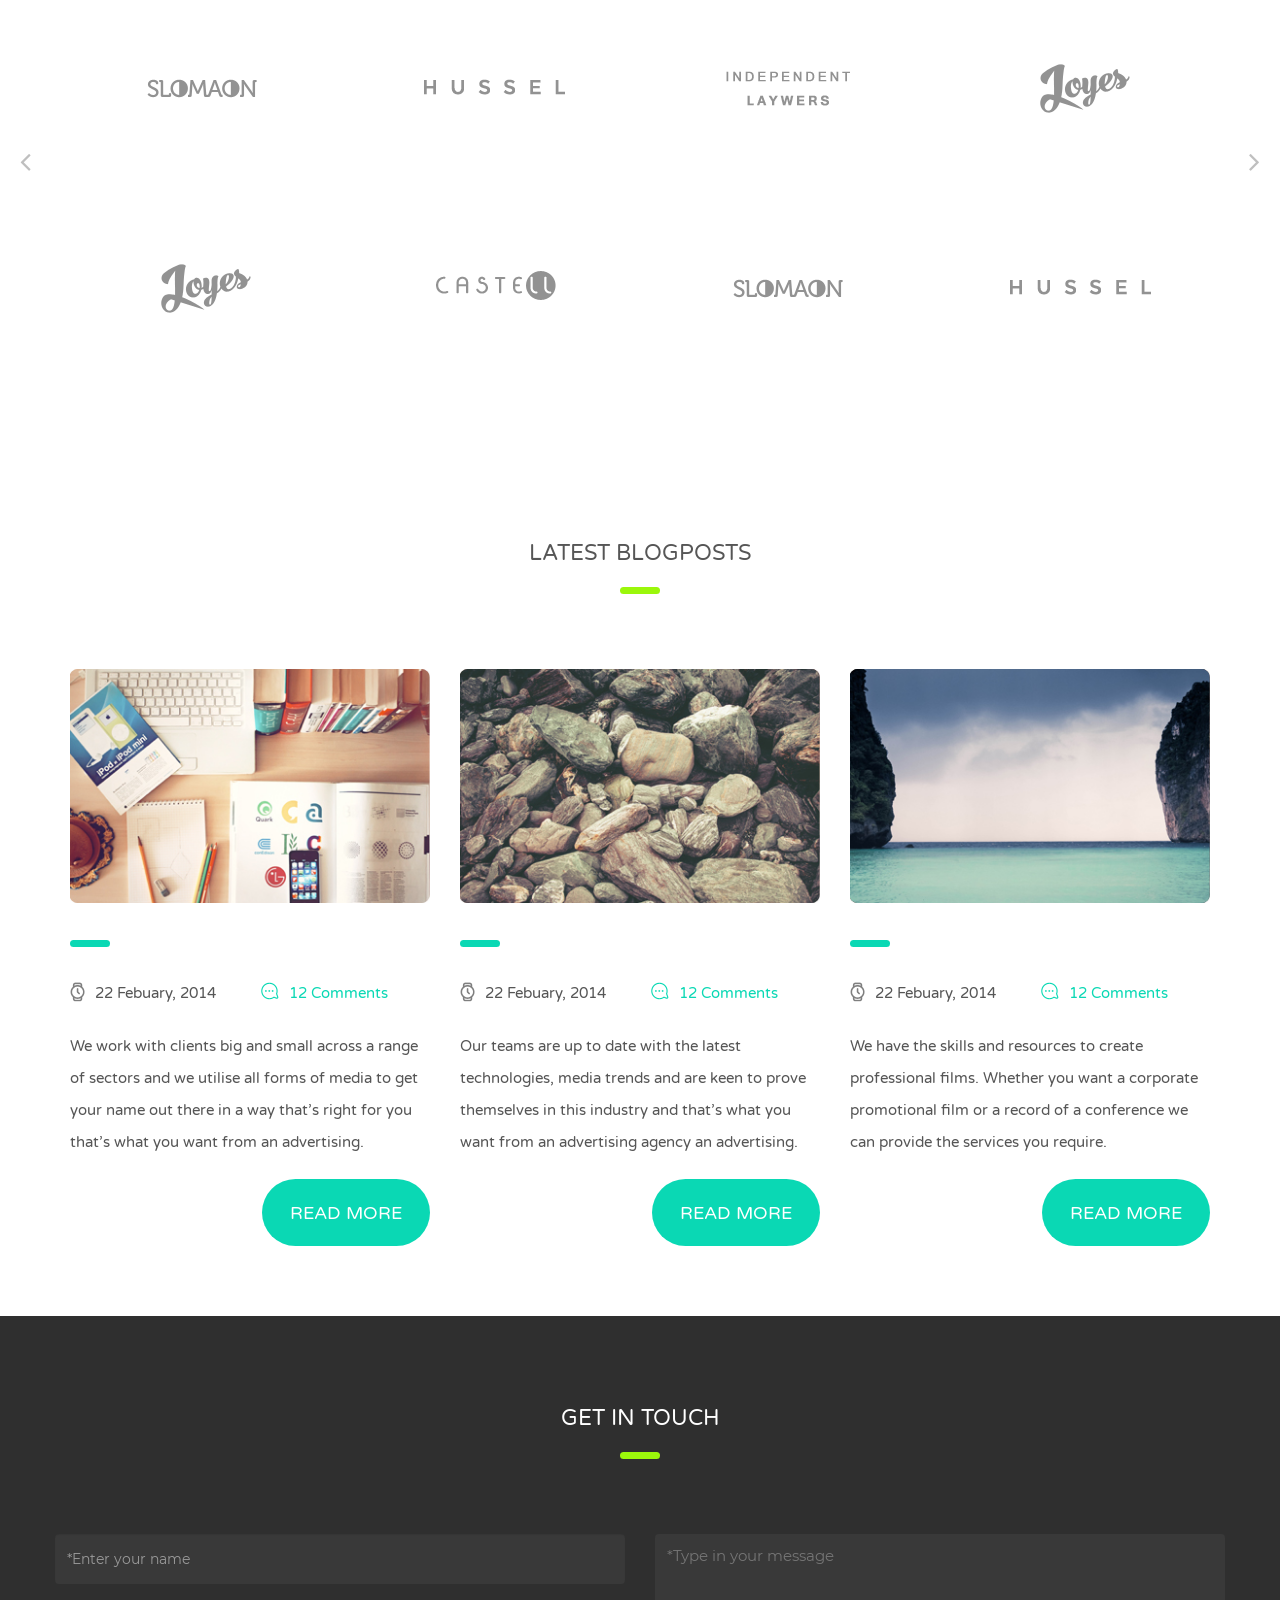
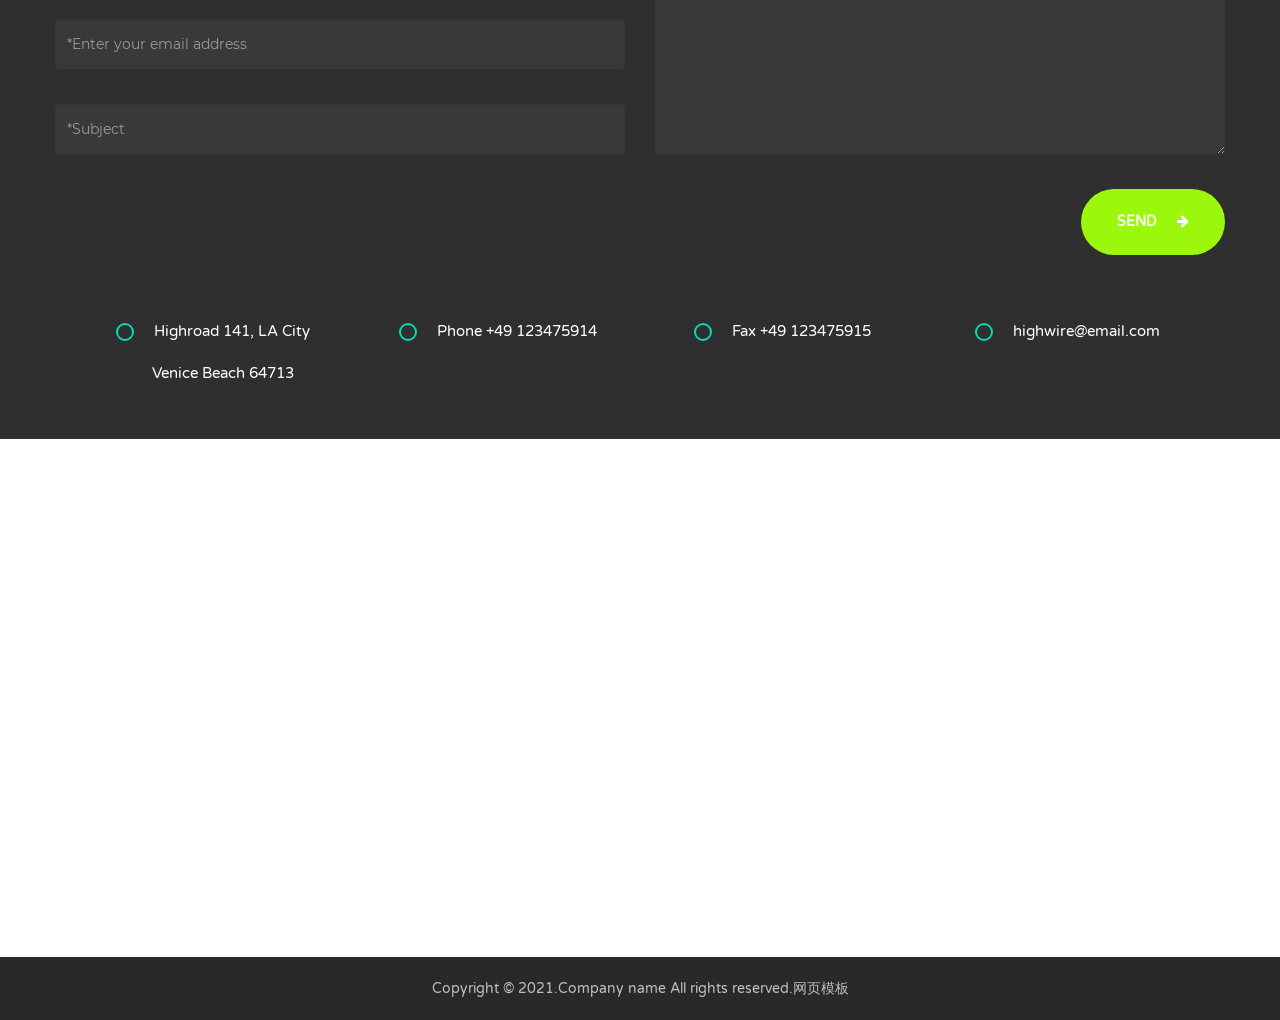
<file: 个人作业/hw2/前后台模板/前台模板/home-3.html>
<!DOCTYPE html>
<head>
<meta http-equiv="Content-Type" content="text/html; charset=utf-8">

<title>HighWire</title>
<!-- Style Sheets -->
<link href="static/css/font-awesome.css" rel="stylesheet">
<link href="static/css/animate.css" rel="stylesheet">
<link href="static/css/bootstrap.css" rel="stylesheet">
<link href="static/css/style.css" rel="stylesheet">
<link href="static/css/settings.css" rel="stylesheet">
<link href="static/css/owl.carousel.css" rel="stylesheet">
<link href="static/css/owl.theme.css" rel="stylesheet">
<link href="static/css/owl.transitions.css" rel="stylesheet">
<link href="static/css/color.css" rel="stylesheet">
<link href="static/css/prettyPhoto.css" rel="stylesheet">
<link href="static/css/responsive.css" rel="stylesheet">

</head>

<body class="single-page">


 

<div class="page-wrap" id="home">
<!-- Slider -->
<section>
	<div class="slider">
    	<div class="fullscreen-container">
            <div class="fullscreenbanner">
                <ul>
                	<li data-transition="fade" data-slotamount="10">
                        <img alt="" src="static/picture/slide-3.jpg">
                        <div class="caption lft big_white" data-x="center" data-y="215" data-speed="400" data-start="800" data-easing="easeOutExpo">CREATIVE WORK FOR INSPIRING PEOPLE
                        </div>
                        <div class="caption lfr small_text" data-x="center" data-y="290" data-speed="800" data-start="1600" data-easing="easeOutExpo"><span>START YOUR CAREER NOW</span>
                        </div>
                        
                        <div class="caption lfr small_text" data-x="center" data-y="340" data-speed="300" data-start="2400" data-easing="easeOutExpo">FREE REGISTRATION
                        </div>                       
                        
                        <div class="caption sfl" data-x="250" data-y="480" data-speed="1000" data-start="3000" data-easing="easeOutExpo"><a class="white" href="#">SIGN UP FOR FREE<i class="fa fa-arrow-right"></i></a>
                        </div>
                        <div class="caption sfr" data-x="600" data-y="480" data-speed="1000" data-start="3000" data-easing="easeOutExpo"><a href="#">TAKE A FREE TOUR<i class="fa fa-arrow-right"></i></a>
                        </div>                       
                    </li>
                	
                    <li data-transition="fade" data-slotamount="10">
                        <img alt="" src="static/picture/slide.jpg">
                        <div class="caption lft big_white" data-x="center" data-y="215" data-speed="1000" data-start="800" data-easing="easeOutExpo">EFFICIENT DESIGN FOR CREATIVES
                        </div>
                        <div class="caption sfb small_text" data-x="center" data-y="290" data-speed="1000" data-start="1800" data-easing="easeOutExpo">PRESENT YOUR <span>QUALITY</span> TO THE WORLD
                        </div>
                        
                        <div class="caption sfb" data-x="center" data-y="415" data-speed="1000" data-start="3000" data-easing="easeOutExpo"><a href="#">BECOME A PART<i class="fa fa-arrow-right"></i></a>
                        </div>                       
                    </li>
                    
                    <li data-transition="slide" data-slotamount="10">
                        <img alt="" src="static/picture/slide-2.jpg">
                        <div class="caption lft big_white" data-x="center" data-y="215" data-speed="1000" data-start="1000" data-easing="easeOutExpo">WE WORK FROM OUR CREATIVE DESKS
                        </div>
                        <div class="caption sfb modern_small_text_dark" data-x="center" data-y="290" data-speed="1000" data-start="1800" data-easing="easeOutExpo">BECOME A CREATIVE ARTIST
                        </div>
                        
                        <div class="caption sfb" data-x="center" data-y="415" data-speed="1000" data-start="3000" data-easing="easeOutExpo"><a class="white" href="#">SIGN UP FOR FREE<i class="fa fa-arrow-right"></i></a>
                        </div>                       
                    </li>
                    
                </ul>
                <div class="tp-bannertimer"></div>
            </div>
        </div>
    </div>
</section>

<div class="top-navigation sidr" id="right-menu-container">
	<button class="closeme" type="button"><i class="fa fa-arrow-up"></i></button>
	<div class="container">
        <ul class="list-unstyled">
            <li><a href="index.html">Homepage Layout 01</a></li>
            <li><a href="home-2.html">Homepage Layout 02</a></li>
            <li><a href="">Homepage Layout 03</a></li>
            <li><a href="about-us.html">About Us Page</a></li>
            <li><a href="services.html">Our Services</a></li>
            <li><a href="portfolio-3-grid.html">Portfolio 3 Col</a></li>
            <li><a href="portfolio-4-grid.html">Portfolio 4 Col</a></li>
            <li><a href="portfolio-3-grid.html">Portfolio 3 Col Grid</a></li>
            <li><a href="portfolio-4-grid.html">Portfolio 4 Col Grid</a></li>
            <li><a href="portfolio-single-comments.html">Portfolio Single</a></li>
            <li><a href="portfolio-single-sidebar.html">Portfolio Sidebar</a></li>
            <li><a href="blog-sidebar.html">Blog Sidebar</a></li>
            <li><a href="blog-detail.html">Blog Detail</a></li>
            <li><a href="contact.html">Contact</a></li>
            <li><a href="#">Support Forums</a></li>
        </ul>
    </div>
</div>

<!-- Main Header Start -->
<header class="header-style-2">
	<div class="container">
    	<div class="logo pull-left">
        	<a href="index.html">
            	<img src="static/picture/logo-2.png" alt="">
            </a>
        </div>
        <div class="pull-right">
        	<nav role="navigation" class="main-nav navbar navbar-default pull-right">
                <div class="navbar-header">
                    <button type="button" data-target="#navbarCollapse" data-toggle="collapse" class="navbar-toggle">
                        <i class="fa fa-bars"></i>
                    </button>
                </div>
                <div id="navbarCollapse" class="collapse navbar-collapse">
                    <ul class="main-menu list-unstyled">
                        <li><a class="on" href="#home">HOME</a></li>
                        <li><a class="on" href="#services">SERVICE</a></li>
                        <li><a class="on" href="#portfolio">PORTFOLIO</a></li>
                        <li><a class="on" href="#about">ABOUT</a></li>
                        <li><a class="on" href="#team">TEAM</a></li>
                        <li><a class="on" href="#blog">BLOG</a></li>
                        <li><a class="on" href="#contact">CONTACT</a></li>
                    </ul>
                </div>
            </nav>
        </div>
    </div>
    <a id="right-menu" href="#right-menu-container" class="myButton"><i class="fa fa-bars"></i></a>
</header>

<!-- Service Section Start -->
<section id="services" class="section">
	<div class="container">
    	<div class="service-style-2">
        	<div class="row">
                <div class="col-md-3">
                	<div class="service-box-3 animated out" data-delay="100" data-animation="fadeInUp">
                    	<div class="icon-hold">
                        	<i class="fa fa-leaf"></i>
                        </div>
                        <h3>Theme Layouts</h3>
                        <p>Media trends and are keen to prove themselves in this industry and that’s what you want from an advertising agency.</p>
                    </div>
                </div>
                <div class="col-md-3">
                	<div class="service-box-3 animated out" data-delay="300" data-animation="fadeInUp">
                    	<div class="icon-hold">
                        	<i class="fa fa-flag"></i>
                        </div>
                        <h3>Reaching Aims</h3>
                        <p>Using the outcomes from the Company Analysis, we will put together a plan for the most effective marketing strategy.</p>
                    </div>
                </div>
                <div class="col-md-3">
                	<div class="service-box-3 animated out" data-delay="500" data-animation="fadeInUp">
                    	<div class="icon-hold">
                        	<i class="fa fa-pencil-square-o"></i>
                        </div>
                        <h3>Organized Files</h3>
                        <p>We will put together a detailed and specific style guide that covers all areas of your brand to ensure that anything produced in the future.</p>
                    </div>
                </div>
                <div class="col-md-3">
                	<div class="service-box-3 animated out" data-delay="700" data-animation="fadeInUp">
                    	<div class="icon-hold">
                        	<i class="fa fa-cogs"></i>
                        </div>
                        <h3>Universal Trends</h3>
                        <p>We have the expertise to create just the right web presence for you, which will be up to date to the latest web standards.</p>
                    </div>
                </div>
            </div>
        </div>
    </div>
</section>

<div class="call-out bg-theme animated out" data-delay="100" data-animation="bounceIn">
	<div class="container">
    	<h3>Choose the <span>best solution</span> for your business agency website</h3>
        <a href="#" class="btn">SIGN UP NOW<i class="fa fa-arrow-right"></i></a>
    </div>
</div>

<!-- Portfolio Section Start -->
<section id="portfolio" class="section clearfix no-padding-top">
    <div class="portfolio-gallery">
    	<div class="col-md-4">
        	<div class="portfolio-gallery-box animated out" data-delay="100" data-animation="fadeInDown">
                <figure>
                    <img class="img-responsive" src="static/picture/1001.jpg" alt="">
                    <figcaption>
                        <div class="text-center">
                            <div class="mask">
                                <a href="files/F9g2FiPUSyC7IybhyI2p_09.jpg" data-rel="prettyPhoto[gallery1]">
                                    <h2>WEBDESIGNER WORKSPACE</h2>
                                </a>
                                <ul class="options">
                                    <li>Illustration</li>
                                    <li>Photography</li>
                                    <li>Designer</li>
                                </ul>
                                <span>24 Jun. 2014</span>
                            </div>
                        </div>
                    </figcaption>
                </figure>
            </div>
        </div>
    	
        <div class="col-md-4">
        	<div class="portfolio-gallery-box animated out" data-delay="300" data-animation="fadeInDown">
                <figure>
                    <img class="img-responsive" src="static/picture/1002.jpg" alt="">
                    <figcaption>
                        <div class="text-center">
                            <div class="mask">
                                <a href="files/F9g2FiPUSyC7IybhyI2p_09.jpg" data-rel="prettyPhoto[gallery1]">
                                    <h2>WEBDESIGNER WORKSPACE</h2>
                                </a>
                                <ul class="options">
                                    <li>Illustration</li>
                                    <li>Photography</li>
                                    <li>Designer</li>
                                </ul>
                                <span>24 Jun. 2014</span>
                            </div>
                        </div>
                    </figcaption>
                </figure>
            </div>
        </div>
        
        <div class="col-md-4">    
        	<div class="portfolio-gallery-box animated out" data-delay="500" data-animation="fadeInDown">
                <figure>
                    <img class="img-responsive" src="static/picture/1003.jpg" alt="">
                    <figcaption>
                        <div class="text-center">
                            <div class="mask">
                                <a href="files/F9g2FiPUSyC7IybhyI2p_09.jpg" data-rel="prettyPhoto[gallery1]">
                                    <h2>WEBDESIGNER WORKSPACE</h2>
                                </a>
                                <ul class="options">
                                    <li>Illustration</li>
                                    <li>Photography</li>
                                    <li>Designer</li>
                                </ul>
                                <span>24 Jun. 2014</span>
                            </div>
                        </div>
                    </figcaption>
                </figure>
            </div>
        </div>
            
        <div class="col-md-4">    
        	<div class="portfolio-gallery-box animated out" data-delay="700" data-animation="fadeInDown">
                <figure>
                    <img class="img-responsive" src="static/picture/1004.jpg" alt="">
                    <figcaption>
                        <div class="text-center">
                            <div class="mask">
                                <a href="files/F9g2FiPUSyC7IybhyI2p_09.jpg" data-rel="prettyPhoto[gallery1]">
                                    <h2>WEBDESIGNER WORKSPACE</h2>
                                </a>
                                <ul class="options">
                                    <li>Illustration</li>
                                    <li>Photography</li>
                                    <li>Designer</li>
                                </ul>
                                <span>24 Jun. 2014</span>
                            </div>
                        </div>
                    </figcaption>
                </figure>
            </div>
        </div>
           
        <div class="col-md-4">    
        	<div class="portfolio-gallery-box animated out" data-delay="900" data-animation="fadeInDown">
                <figure>
                    <img class="img-responsive" src="static/picture/1005.jpg" alt="">
                    <figcaption>
                        <div class="text-center">
                            <div class="mask">
                                <a href="files/F9g2FiPUSyC7IybhyI2p_09.jpg" data-rel="prettyPhoto[gallery1]">
                                    <h2>WEBDESIGNER WORKSPACE</h2>
                                </a>
                                <ul class="options">
                                    <li>Illustration</li>
                                    <li>Photography</li>
                                    <li>Designer</li>
                                </ul>
                                <span>24 Jun. 2014</span>
                            </div>
                        </div>
                    </figcaption>
                </figure>
            </div>
        </div>
            
        <div class="col-md-4">    
        	<div class="portfolio-gallery-box animated out" data-delay="1100" data-animation="fadeInDown">
                <figure>
                    <img class="img-responsive" src="static/picture/1006.jpg" alt="">
                    <figcaption>
                        <div class="text-center">
                            <div class="mask">
                                <a href="files/F9g2FiPUSyC7IybhyI2p_09.jpg" data-rel="prettyPhoto[gallery1]">
                                    <h2>WEBDESIGNER WORKSPACE</h2>
                                </a>
                                <ul class="options">
                                    <li>Illustration</li>
                                    <li>Photography</li>
                                    <li>Designer</li>
                                </ul>
                                <span>24 Jun. 2014</span>
                            </div>
                        </div>
                    </figcaption>
                </figure>
            </div>
        </div>
    </div>
</section>

<!-- Our Company Section Start -->
<section id="about" class="section">
	<div class="container">
    	<div class="text-center">
        	<div class="heading animated out" data-delay="100" data-animation="fadeInUp">
                <h3>WHY YOU SHOULD CHOOSE US</h3>
            </div>
        </div>
    	<div class="row">
        	<div class="col-md-6" id="myTab">
            	<div role="tabpanel" class="animated out" data-delay="100" data-animation="fadeInLeft">
                    
                    <ul class="nav nav-tabs" role="tablist">
                    	<li role="presentation" class="active"><a href="#home1" aria-controls="home" role="tab" data-toggle="tab">Responsive</a></li>
                    	<li role="presentation"><a href="#profile" aria-controls="profile" role="tab" data-toggle="tab">Universal</a></li>
                    	<li role="presentation"><a href="#messages" aria-controls="messages" role="tab" data-toggle="tab">Translatable</a></li>
                    </ul>
                    
                    <div class="tab-content">
                    	<div role="tabpanel" class="tab-pane active" id="home1">
                        	<p>Alternatively if you have a specific service or question in mind please don’t hesitate to contact us to discuss this using the contact details:</p>
                            <ul class="list-unstyled list-style-1">
                            	<li>Responsive Design Layout</li>
                                <li>Branding / Corporate Identity</li>
                                <li>Webform Validation Progress</li>
                                <li>Wordpress Ready Shortcodes</li>
                            </ul>
                            <p>We have a team of writers who specialise in writing end of year reports to highlight the successes of your business and the forecast for the next year, which you can distribute to clients and investors, both current and potential. We have the skills and resources to create professional films. Whether you want a corporate promotional film or a record of a conference we can provide the services you require.
                        </p></div>
                    	<div role="tabpanel" class="tab-pane" id="profile">
                        	<p>Alternatively if you have a specific service or question in mind please don’t hesitate to contact us to discuss this using the contact details:</p>
                            <ul class="list-unstyled list-style-1">
                            	<li>Responsive Design Layout</li>
                                <li>Webform Validation Progress</li>
                                <li>Wordpress Ready Shortcodes</li>
                            </ul>
                            <p>We have a team of writers who specialise in writing end of year reports to highlight the successes of your business and the forecast for the next year, which you can distribute to clients and investors, both current and potential. We have the skills and resources to create professional films. Whether you want a corporate promotional film or a record of a conference we can provide the services you require.
                        </p></div>
                    	<div role="tabpanel" class="tab-pane" id="messages">
                        	<p>Alternatively if you have a specific service or question in mind please don’t hesitate to contact us to discuss this using the contact details:</p>
                            <ul class="list-unstyled list-style-1">
                            	<li>Responsive Design Layout</li>
                                <li>Branding / Corporate Identity</li>
                                <li>Webform Validation Progress</li>
                                <li>Wordpress Ready Shortcodes</li>
                                <li>Wordpress Ready Shortcodes</li>
                            </ul>
                            <p>We have a team of writers who specialise in writing end of year reports to highlight the successes of your business and the forecast for the next year, which you can distribute to clients and investors, both current and potential. We have the skills and resources to create professional films. Whether you want a corporate promotional film or a record of a conference we can provide the services you require.</p>
                        </div>
                    </div>
                    
            	</div>            
            </div>
            <div class="col-md-6">
            	<div class="accordion panel-group accordion-1 animated out" data-animation="fadeInRight" data-delay="0">
                    <div class="panel panel-default">
                        <div class="panel-heading">
                            <h6 class="panel-title active-heading"><a class="collapsed" data-toggle="collapse" data-parent=".accordion-1" href="#collapseOne">Unique Design Layous and Features</a></h6>
                        </div>
                        <div id="collapseOne" class="panel-collapse collapse in">
                            <div class="panel-body">We work with clients big and small across a range of sectors and we utilise all forms of media to get your name out there in a way that’s right for you. We have the skills and resources to create professional films. </div>
                        </div>
                    </div>
                    <div class="panel panel-default">
                        <div class="panel-heading">
                            <h6 class="panel-title"><a class="collapsed" data-toggle="collapse" data-parent=".accordion-1" href="#collapseTwo">Graphic Design Elements</a></h6>
                        </div>
                        <div id="collapseTwo" class="panel-collapse collapse">
                            <div class="panel-body">We work with clients big and small across a range of sectors and we utilise all forms of media to get your name out there in a way that’s right for you. We have the skills and resources to create professional films. </div>
                        </div>
                    </div>
                    <div class="panel panel-default">
                        <div class="panel-heading">
                            <h6 class="panel-title"><a class="collapsed" data-toggle="collapse" data-parent=".accordion-1" href="#collapseThree">Video Production Resources</a></h6>
                        </div>
                        <div id="collapseThree" class="panel-collapse collapse">
                            <div class="panel-body">We work with clients big and small across a range of sectors and we utilise all forms of media to get your name out there in a way that’s right for you. We have the skills and resources to create professional films. </div>
                        </div>
                    </div>
                    <div class="panel panel-default">
                        <div class="panel-heading">
                            <h6 class="panel-title"><a class="collapsed" data-toggle="collapse" data-parent=".accordion-1" href="#collapseThree1">Wordpress Shortcodes and Plugins</a></h6>
                        </div>
                        <div id="collapseThree1" class="panel-collapse collapse">
                            <div class="panel-body">We work with clients big and small across a range of sectors and we utilise all forms of media to get your name out there in a way that’s right for you. We have the skills and resources to create professional films. </div>
                        </div>
                    </div>
                </div>          	
            </div>
        </div>
    </div>
</section>

<!-- Meet Our Teem Section Start -->
<section id="team" class="section no-padding-top clearfix">
	<div class="heading-with-bg gray-bg">
    	<div class="container">
        	<div class="text-center">
            	<div class="heading animated out" data-delay="100" data-animation="fadeInUp">
                	<h3>MEET OUR TEAM</h3>
                </div>
            </div>
        </div>
    </div>
    <div class="our-team">
    	<div class="col-md-3">
        	<div class="team-box animated out" data-delay="300" data-animation="fadeInUp">
                <figure>
                    <img class="img-responsive" src="static/picture/team-1.jpg" alt="">
                    <figcaption>
                        <div class="mask">
                            <div class="text-center">
                                <h4>Edgar Wallace</h4>
                                <p>Frontend - Developer</p>
                                <ul class="list-unstyled">
                                    <li><a href="#"><i class="fa fa-twitter"></i></a></li>
                                    <li><a href="#"><i class="fa fa-facebook"></i></a></li>
                                    <li><a href="#"><i class="fa fa-google-plus"></i></a></li>
                                    <li><a href="#"><i class="fa fa-dribbble"></i></a></li>
                                </ul>
                            </div>
                        </div>
                    </figcaption>
                </figure>
            </div>
        </div>
        
        <div class="col-md-3">
        	<div class="team-box animated out" data-delay="500" data-animation="fadeInUp">
                <figure>
                    <img class="img-responsive" src="static/picture/team-2.jpg" alt="">
                    <figcaption>
                        <div class="mask">
                            <div class="text-center">
                                <h4>Edgar Wallace</h4>
                                <p>Frontend - Developer</p>
                                <ul class="list-unstyled">
                                    <li><a href="#"><i class="fa fa-twitter"></i></a></li>
                                    <li><a href="#"><i class="fa fa-facebook"></i></a></li>
                                    <li><a href="#"><i class="fa fa-google-plus"></i></a></li>
                                    <li><a href="#"><i class="fa fa-dribbble"></i></a></li>
                                </ul>
                            </div>
                        </div>
                    </figcaption>
                </figure>
            </div>
        </div>
        
        <div class="col-md-3">
        	<div class="team-box animated out" data-delay="700" data-animation="fadeInUp">
                <figure>
                    <img class="img-responsive" src="static/picture/team-3.jpg" alt="">
                    <figcaption>
                        <div class="mask">
                            <div class="text-center">
                                <h4>Edgar Wallace</h4>
                                <p>Frontend - Developer</p>
                                <ul class="list-unstyled">
                                    <li><a href="#"><i class="fa fa-twitter"></i></a></li>
                                    <li><a href="#"><i class="fa fa-facebook"></i></a></li>
                                    <li><a href="#"><i class="fa fa-google-plus"></i></a></li>
                                    <li><a href="#"><i class="fa fa-dribbble"></i></a></li>
                                </ul>
                            </div>
                        </div>
                    </figcaption>
                </figure>
            </div>
        </div>
        
        <div class="col-md-3">
        	<div class="team-box animated out" data-delay="900" data-animation="fadeInUp">
                <figure>
                    <img class="img-responsive" src="static/picture/team-4.jpg" alt="">
                    <figcaption>
                        <div class="mask">
                            <div class="text-center">
                                <h4>Edgar Wallace</h4>
                                <p>Frontend - Developer</p>
                                <ul class="list-unstyled">
                                    <li><a href="#"><i class="fa fa-twitter"></i></a></li>
                                    <li><a href="#"><i class="fa fa-facebook"></i></a></li>
                                    <li><a href="#"><i class="fa fa-google-plus"></i></a></li>
                                    <li><a href="#"><i class="fa fa-dribbble"></i></a></li>
                                </ul>
                            </div>
                        </div>
                    </figcaption>
                </figure>
            </div>
        </div>
    </div>
</section>

<!-- Plans and Pricing Section Start -->
<section class="section mrgb6">
	<div class="container">
    	<div class="text-center">
        	<div class="heading animated out" data-delay="100" data-animation="fadeInUp">
            	<h3>PLANS & PRICING</h3>
            </div>
        </div>
        <div class="row">
        	<div class="col-md-3">
            	<div class="text-center">
                	<div class="price-box animated out" data-delay="100" data-animation="fadeInUp">
                    	<header>
                        	<h4>PERSONAL</h4>
                        </header>
                        <h1><sup>$</sup>19<sub>/mo</sub></h1>
                        <ul class="list-unstyled">
                        	<li><span>Free</span> Security Service</li>
                            <li><span>5x</span> Website Domain</li>
                            <li><span>Unlimited</span> Server Updates</li>
                            <li><span>3x</span> Dashboard Access</li>
                            <li><span>5x</span> FTP Accounts</li>
                        </ul>
                        <a href="#" target="_blank" class="btn">ORDER<i class="fa fa-arrow-right"></i></a>
                    </div>
                </div>
            </div>
            <div class="col-md-3">
            	<div class="text-center">
                	<div class="price-box animated out" data-delay="100" data-animation="fadeInUp">
                    	<header>
                        	<h4>PREMIUM</h4>
                        </header>
                        <h1><sup>$</sup>39<sub>/mo</sub></h1>
                        <ul class="list-unstyled">
                        	<li><span>Free</span> Security Service</li>
                            <li><span>5x</span> Website Domain</li>
                            <li><span>Unlimited</span> Server Updates</li>
                            <li><span>3x</span> Dashboard Access</li>
                            <li><span>5x</span> FTP Accounts</li>
                        </ul>
                        <a href="#" target="_blank" class="btn sold">SOLD</a>
                    </div>
                </div>
            </div>
            <div class="col-md-3">
            	<div class="text-center">
                	<div class="price-box animated out" data-delay="100" data-animation="fadeInUp">
                    	<header>
                        	<h4>BUSINESS</h4>
                        </header>
                        <h1><sup>$</sup>59<sub>/mo</sub></h1>
                        <ul class="list-unstyled">
                        	<li><span>Free</span> Security Service</li>
                            <li><span>5x</span> Website Domain</li>
                            <li><span>Unlimited</span> Server Updates</li>
                            <li><span>3x</span> Dashboard Access</li>
                            <li><span>5x</span> FTP Accounts</li>
                        </ul>
                        <a href="#" target="_blank" class="btn">ORDER<i class="fa fa-arrow-right"></i></a>
                    </div>
                </div>
            </div>
            <div class="col-md-3">
            	<div class="text-center">
                	<div class="price-box active-box animated out" data-delay="100" data-animation="fadeInUp">
                    	<header>
                        	<h4>ULTIMATIVE</h4>
                        </header>
                        <h1><sup>$</sup>99<sub>/mo</sub></h1>
                        <ul class="list-unstyled">
                        	<li><span>Free</span> Security Service</li>
                            <li><span>5x</span> Website Domain</li>
                            <li><span>Unlimited</span> Server Updates</li>
                            <li><span>3x</span> Dashboard Access</li>
                            <li><span>5x</span> FTP Accounts</li>
                        </ul>
                        <a href="#" target="_blank" class="btn">ORDER<i class="fa fa-arrow-right"></i></a>
                    </div>
                </div>
            </div>
        </div>
    </div>
</section>

<!-- Ready For Action Start -->
<section class="ready-section-parallax overlay animated out" style="background-image:url(static/image/slide.jpg);" data-delay="100" data-animation="fadeInUp">
	<div class="container">
    	<div class="text-center">
        	<div class="ready-box">
            	<h1>READY FOR ACTION?</h1>
                <h3>BRING THE COLOUR INTO YOUR LIFE</h3>
                <a href="#"><i class="rocket-icon"></i></a>
            </div>
        </div>
    </div>
</section>

<div class="subscribe-form no-padding-bottom animated out" data-delay="100" data-animation="fadeInUp">
	<div class="container">
    	<ul class="text-center list-unstyled">
        	<li>
            	<input type="text" name="" placeholder="*Enter your name">
            </li>
            <li>
            	<input type="text" name="" placeholder="*Enter your email address">
            </li>
            <li>
            	<a href="#" class="btn">SUBSCRIBE<i class="fa fa-arrow-right"></i></a>
            </li>
        </ul>
    </div>
</div>

<!-- Our Client Section Start -->
<section class="section">
	<div class="container">
    	<div class="text-center">
        	<div class="heading animated out" data-delay="100" data-animation="fadeInUp">
            	<h3>OUR CLIENTS</h3>
            </div>
        </div>
        <div class="row our-clients animated out" data-delay="100" data-animation="fadeInUp">
        	<div id="owl-demo" class="owl-carousel owl-theme our-client-list">
                <div class="item">
                    <div class="client-box mrg-btm">
                        <figure class="text-center">
                            <img src="static/picture/01.png" alt="">
                        </figure>
                    </div>
                
                    <div class="client-box">
                        <figure class="text-center">
                            <img src="static/picture/02.png" alt="">
                        </figure>
                    </div>
                </div>
            
                <div class="item">
                    <div class="client-box mrg-btm">
                        <figure class="text-center">
                            <img src="static/picture/03.png" alt="">
                        </figure>
                    </div>
                
                    <div class="client-box">
                        <figure class="text-center">
                            <img src="static/picture/04.png" alt="">
                        </figure>
                    </div>
                </div>
            
                <div class="item">
                    <div class="client-box mrg-btm">
                        <figure class="text-center">
                            <img src="static/picture/05.png" alt="">
                        </figure>
                    </div>
                
                    <div class="client-box">
                        <figure class="text-center">
                            <img src="static/picture/01.png" alt="">
                        </figure>
                    </div>
                </div>
            
                <div class="item">
                    <div class="client-box mrg-btm">
                        <figure class="text-center">
                            <img src="static/picture/02.png" alt="">
                        </figure>
                    </div>
                
                    <div class="client-box">
                        <figure class="text-center">
                            <img src="static/picture/03.png" alt="">
                        </figure>
                    </div>
                </div>
            
                <div class="item">
                    <div class="client-box mrg-btm">
                        <figure class="text-center">
                            <img src="static/picture/04.png" alt="">
                        </figure>
                    </div>
                
                    <div class="client-box">
                        <figure class="text-center">
                            <img src="static/picture/05.png" alt="">
                        </figure>
                    </div>
                </div>
            
                <div class="item">
                    <div class="client-box mrg-btm">
                        <figure class="text-center">
                            <img src="static/picture/01.png" alt="">
                        </figure>
                    </div>
                
                    <div class="client-box">
                        <figure class="text-center">
                            <img src="static/picture/02.png" alt="">
                        </figure>
                    </div>
                </div>
            
                <div class="item">
                    <div class="client-box mrg-btm">
                        <figure class="text-center">
                            <img src="static/picture/03.png" alt="">
                        </figure>
                    </div>
                
                    <div class="client-box">
                        <figure class="text-center">
                            <img src="static/picture/04.png" alt="">
                        </figure>
                    </div>
                </div>
    		</div>
            <div class="customNavigation">
            	<a class="btn prev">Previous</a>
            	<a class="btn next">Next</a>            	
            </div>
        </div>
    </div>
</section>

<!-- Latest Blog Section Start -->
<section id="blog" class="section">
	<div class="container">
    	<div class="text-center">
        	<div class="heading animated out" data-delay="100" data-animation="fadeInUp">
            	<h3>LATEST BLOGPOSTS</h3>
            </div>
        </div>
        <div class="row">
        	<div class="col-md-4">
            	<div class="blog-box clearfix animated out" data-delay="300" data-animation="fadeInUp">
                	<figure>
                    	<img src="static/picture/blog-1.jpg" alt="">
                    </figure>
                    <div class="clearfix">
                    	<p class="date"><i class="watch-icon"></i>22 Febuary, 2014</p>
                    	<span><i class="comment-icon"></i>12 Comments</span>
                    </div>
                    <p>We work with clients big and small across a range of sectors and we utilise all forms of media to get your name out there in a way that’s right for you that’s what you want from an advertising.</p>
                    <div class="pull-right">
                    	<a href="blog-detail.html" class="btn">READ MORE</a>
                    </div>
                </div>
            </div>
            <div class="col-md-4">
            	<div class="blog-box clearfix animated out" data-delay="500" data-animation="fadeInUp">
                	<figure>
                    	<img src="static/picture/blog-2.jpg" alt="">
                    </figure>
                    <div class="clearfix">
                    	<p class="date"><i class="watch-icon"></i>22 Febuary, 2014</p>
                    	<span><i class="comment-icon"></i>12 Comments</span>
                    </div>
                    <p>Our teams are up to date with the latest technologies, media trends and are keen to prove themselves in this industry and that’s what you want from an advertising agency an advertising.</p>
                    <div class="pull-right">
                    	<a href="blog-detail.html" class="btn">READ MORE</a>
                    </div>
                </div>
            </div>
            <div class="col-md-4">
            	<div class="blog-box clearfix animated out" data-delay="700" data-animation="fadeInUp">
                	<figure>
                    	<img src="static/picture/blog-3.jpg" alt="">
                    </figure>
                    <div class="clearfix">
                    	<p class="date"><i class="watch-icon"></i>22 Febuary, 2014</p>
                    	<span><i class="comment-icon"></i>12 Comments</span>
                    </div>
                    <p>We have the skills and resources to create professional films. Whether you want a corporate promotional film or a record of a conference we can provide the services you require.</p>
                    <div class="pull-right">
                    	<a href="blog-detail.html" class="btn">READ MORE</a>
                    </div>
                </div>
            </div>
        </div>
    </div>
</section>

<!-- Footer Section Start -->
<footer id="contact" class="section black-bg no-padding-bottom">
	<div class="container">
    	<div class="text-center">
        	<div class="heading animated out" data-delay="0" data-animation="fadeInUp">
            	<h3>GET IN TOUCH</h3>
            </div>
        </div>
		<div id="message"></div>
		<form class="row" method="get" action="contact.php" id="contactform_form">
    	<div class="row animated out" data-delay="0" data-animation="fadeInDown">
			<div class="col-md-6">
            	<div class="contact-form">
                		<input type="text" class="form-control" placeholder="*Enter your name" id="contact_name">
                        <input type="email" class="form-control" placeholder="*Enter your email address" id="contact_email">
                        <input type="text" class="form-control" placeholder="*Subject" id="contact_subject">
                </div>
            </div>
            <div class="col-md-6">
            	<div class="contact-form">
                		<textarea placeholder="*Type in your message" id="contact_message"></textarea>
                </div>
            </div>
			
        </div>
        <div class="contact-form clearfix">
            <div class="pull-right">
 				<button type="submit" class="btn" id="submit_btn">SEND<i class='fa fa-arrow-right'></i></button>
				
            </div>
        </div>
		</form>
        <div class="contact-info clearfix">
            <ul class="list-unstyled list-style-1 text-center">
                <li class="animated out" data-delay="0" data-animation="pulse"><p>Highroad 141, LA City</p><br><p>Venice Beach 64713</p></li>
                <li class="animated out" data-delay="0" data-animation="pulse"><p>Phone  +49 123475914</p></li>
                <li class="animated out" data-delay="0" data-animation="pulse"><p>Fax +49 123475915</p></li>
                <li class="animated out" data-delay="0" data-animation="pulse"><p>highwire@email.com</p></li>
            </ul>
        </div>
    </div>
</footer>

<section>
	<div id="map-street"></div>
</section>

<div class="bottom-bar">
	<div class="container">
    	<div class="text-center">
        	<label>Copyright &copy; 2021.Company name All rights reserved.<a target="_blank" href="https://sc.chinaz.com/moban/">&#x7F51;&#x9875;&#x6A21;&#x677F;</a></label>
        </div>
    </div>
</div>
</div>
<script src="static/js/jquery-1.11.0.min.js"></script>
<script src="static/js/jquery.appear.js"></script>
<script src="static/js/jquery.prettyPhoto.js"></script>
<script src="static/js/bootstrap.js"></script>
<script src="static/js/jquery.sidr.min.js"></script>
<script src="static/js/jquery.themepunch.revolution.min.js"></script>
<script src="static/js/owl.carousel.js"></script>
<script src="static/js/jquery.knob.js"></script>
<script src="static/js/script.js"></script>

<!-- Google Map -->
<!--<script src="http://maps.google.com/maps/api/js?sensor=false"></script>-->
<script type="text/javascript">
	var locations = [
		['<div class="infobox">121 King Street, Melbourne Victoria 3000<br />United States of America, CA 90017</div>', 40.5458921,-74.1843522, 2],
		['<div class="infobox">121 King Street, Melbourne Victoria 3000<br />United States of America, CA 90017</div>', 40.550121,-74.187378, 3],
		['<div class="infobox">Vineland Avenue, Staten Island, NY<br />United States of America, CA 90017</div>', 40.5474649,-74.187468, 2]
	];

	var map = new google.maps.Map(document.getElementById('map-street'), {
	  zoom: 15,
		scrollwheel: false,
		navigationControl: true,
		mapTypeControl: false,
		scaleControl: false,
		draggable: true,

		center: new google.maps.LatLng(40.550121,-74.187378),
	  mapTypeId: google.maps.MapTypeId.ROADMAP
	});

	var infowindow = new google.maps.InfoWindow();

	var marker, i;

	for (i = 0; i < locations.length; i++) {  
  
		marker = new google.maps.Marker({ 
		position: new google.maps.LatLng(locations[i][1], locations[i][2]), 
		map: map ,
		icon: 'images/marker.png'
		});


	  google.maps.event.addListener(marker, 'click', (function(marker, i) {
		return function() {
		  infowindow.setContent(locations[i][0]);
		  infowindow.open(map, marker);
		}
	  })(marker, i));
	}
</script>
</body>
</file>
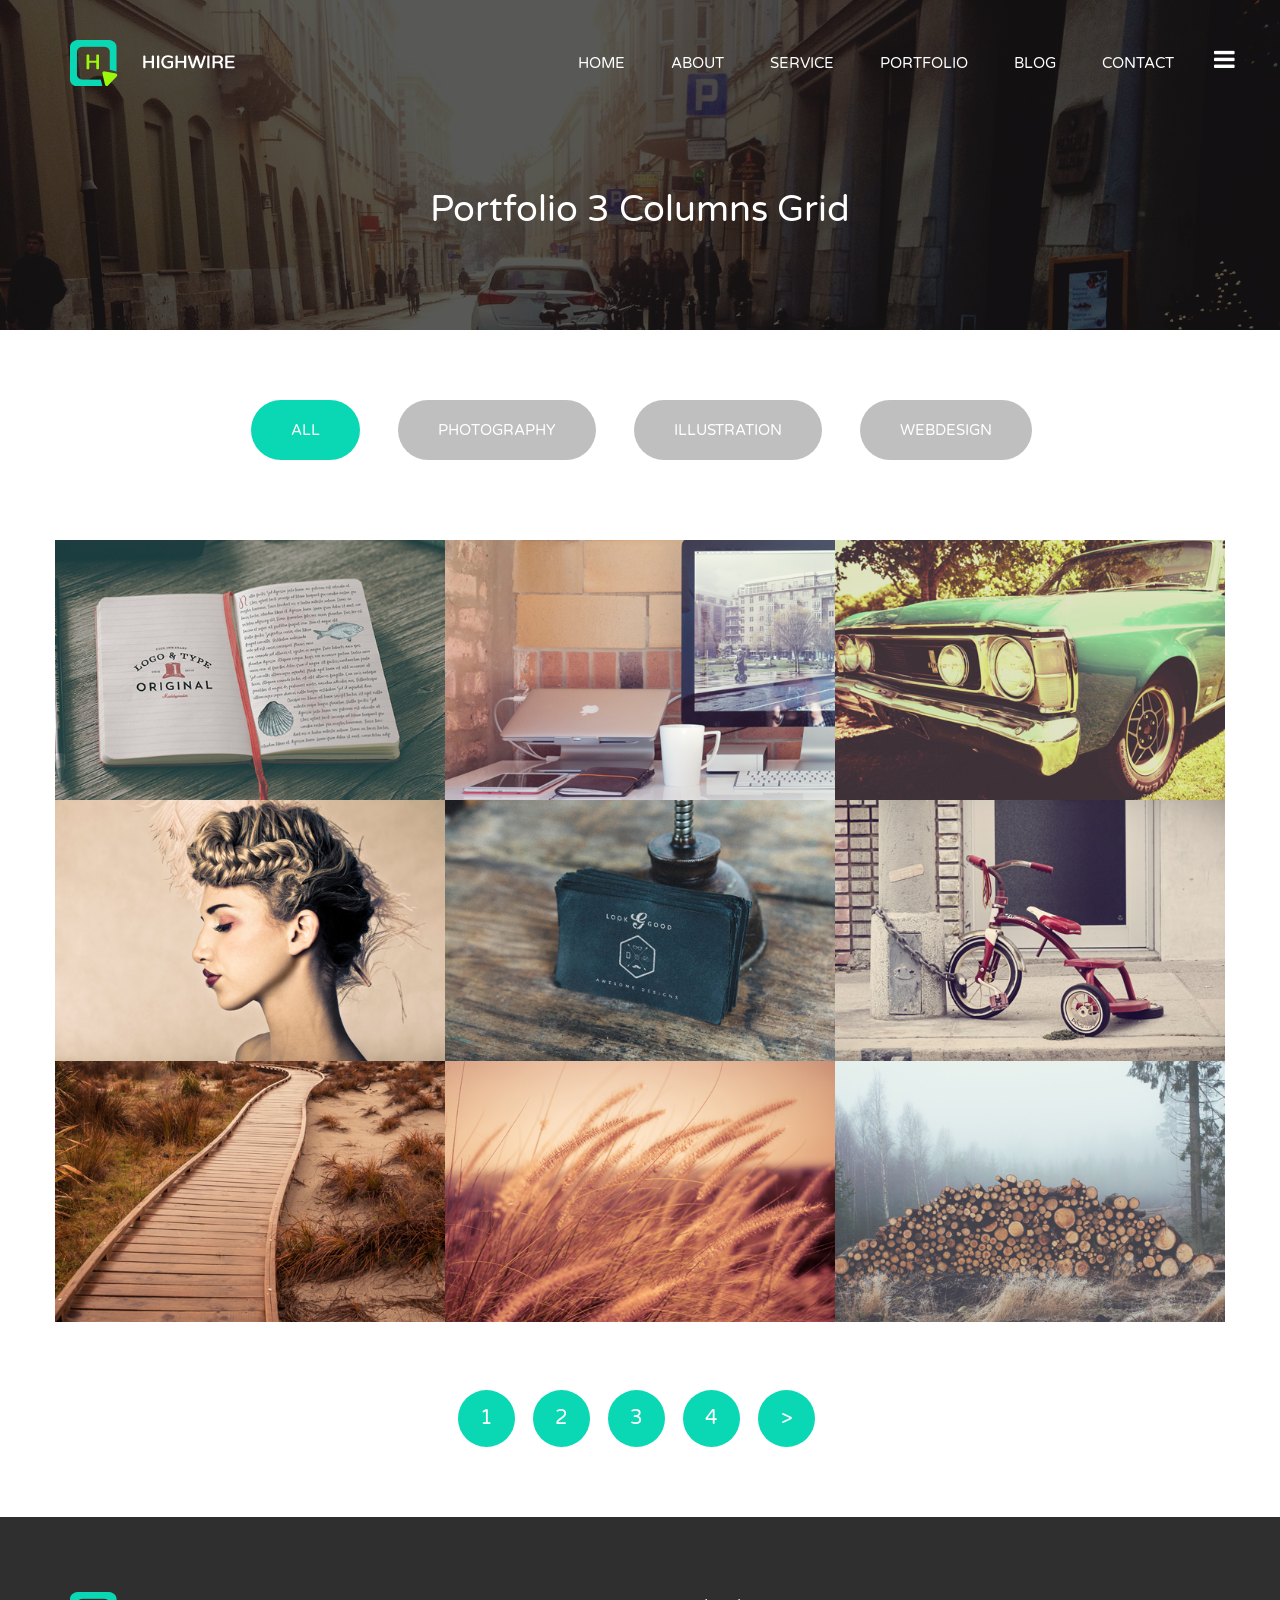
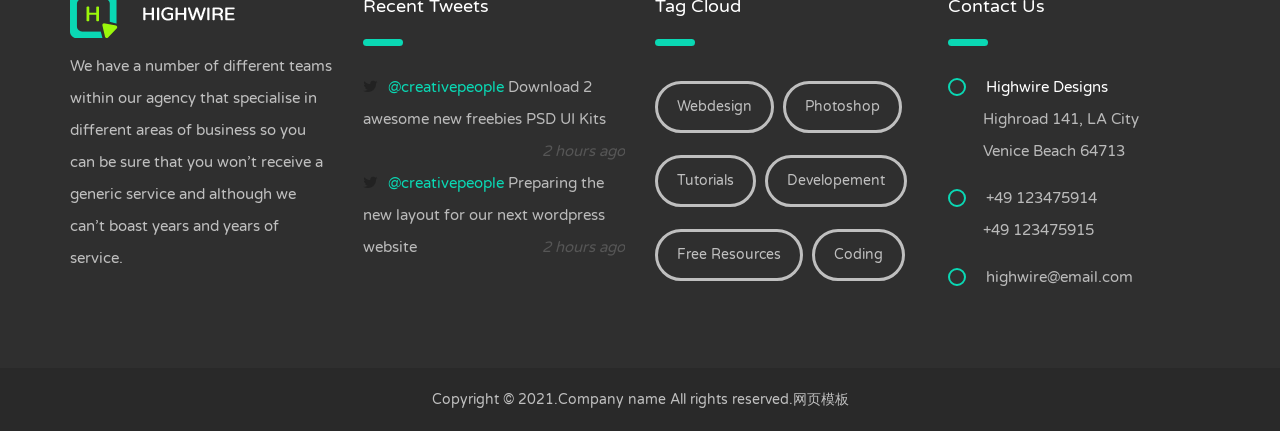
<file: 个人作业/hw2/前后台模板/前台模板/portfolio-3-grid.html>
<!DOCTYPE html>
<head>
<meta http-equiv="Content-Type" content="text/html; charset=utf-8">

<title>HighWire</title>
<!-- Style Sheets -->
<link href="static/css/font-awesome.css" rel="stylesheet">
<link href="static/css/animate.css" rel="stylesheet">
<link href="static/css/bootstrap.css" rel="stylesheet">
<link href="static/css/style.css" rel="stylesheet">
<link href="static/css/settings.css" rel="stylesheet">
<link href="static/css/owl.carousel.css" rel="stylesheet">
<link href="static/css/owl.theme.css" rel="stylesheet">
<link href="static/css/owl.transitions.css" rel="stylesheet">
<link href="static/css/color.css" rel="stylesheet">
<link href="static/css/prettyPhoto.css" rel="stylesheet">
<link href="http://view.jqueryfuns.com/2015/2/12/2e325a61928ba76e6ffd6a93eec868fe/css/default.css" rel="stylesheet">
<link href="static/css/responsive.css" rel="stylesheet">

</head>

<body>


 

<div class="top-navigation sidr" id="right-menu-container">
	<button class="closeme" type="button"><i class="fa fa-arrow-up"></i></button>
	<div class="container">
        <ul class="list-unstyled">
            <li><a href="index.html">Homepage Layout 01</a></li>
            <li><a href="home-2.html">Homepage Layout 02</a></li>
            <li><a href="home-3.html">Homepage Layout 03</a></li>
            <li><a href="about-us.html">About Us Page</a></li>
            <li><a href="services.html">Our Services</a></li>
            <li><a href="">Portfolio 3 Col</a></li>
            <li><a href="portfolio-4-grid.html">Portfolio 4 Col</a></li>
            <li><a href="">Portfolio 3 Col Grid</a></li>
            <li><a href="portfolio-4-grid.html">Portfolio 4 Col Grid</a></li>
            <li><a href="portfolio-single-comments.html">Portfolio Single</a></li>
            <li><a href="portfolio-single-sidebar.html">Portfolio Sidebar</a></li>
            <li><a href="blog-sidebar.html">Blog Sidebar</a></li>
            <li><a href="blog-detail.html">Blog Detail</a></li>
            <li><a href="contact.html">Contact</a></li>
            <li><a href="#">Support Forums</a></li>
        </ul>
    </div>
</div>

<section class="banner overlay" style="background-image:url(static/image/unsplash_52c470899a2e1_1.JPG)">
    <header class="header-style-3">
        <div class="container">
            <div class="logo pull-left">
                <a href="index.html">
                    <img src="static/picture/logo.png" alt="">
                </a>
            </div>
            <div class="pull-right">
                <nav role="navigation" class="main-nav navbar navbar-default pull-right">
                    <div class="navbar-header">
                        <button type="button" data-target="#navbarCollapse" data-toggle="collapse" class="navbar-toggle">

                        </button>
                    </div>
                    <div id="navbarCollapse" class="collapse navbar-collapse">
                        <ul class="main-menu list-unstyled">
                            <li><a href="index.html">HOME</a></li>
                            <li><a href="about-us.html">ABOUT</a></li>
                            <li><a href="services.html">SERVICE</a></li>
                            <li><a href="portfolio-full-width-3-col.html">PORTFOLIO</a></li>
                            <li><a href="blog-sidebar.html">BLOG</a></li>
                            <li><a href="contact.html">CONTACT</a></li>
                        </ul>
                    </div>
                </nav>
            </div>
        </div>
        <a id="right-menu" href="#right-menu-container" class="myButton"><i class="fa fa-bars"></i></a>
    </header>
    <div class="container">
    	<div class="text-center">
        	<h1>Portfolio 3 Columns Grid</h1>
        </div>
    </div>
</section>

<!-- Portfolio Section Start -->
<section class="section">
	<div class="container">
    	<div class="portfolio-gallery clearfix">
    
            <nav class="filtration text-center animated out" data-delay="100" data-animation="fadeInUp">
                <ul class="filter-tabs">
                    <li class="filter" data-filter="all">ALL</li>
                    <li class="filter" data-filter="category_1">PHOTOGRAPHY</li>
                    <li class="filter" data-filter="category_3">ILLUSTRATION</li>
                    <li class="filter" data-filter="category_4">WEBDESIGN</li>
                </ul>
            </nav>
            <div class="portfolio-grid-style clearfix">
                <div class="row filter-list">
                    <div class="col-md-4 portfolio-gallery-box mix category_2 category_4">
                        <figure>
                            <img src="static/picture/1001.jpg" alt="">
                            <figcaption>
                                <div class="text-center">
                                    <div class="mask">
                                    	<a href="files/F9g2FiPUSyC7IybhyI2p_09.jpg" data-rel="prettyPhoto[gallery1]">
                                    		<h2>WORKSPACE</h2>
                                		</a>
                                        <ul class="options">
                                            <li>Illustration</li>
                                            <li>Photography</li>
                                            <li>Designer</li>
                                        </ul>
                                        <span>24 Jun. 2014</span>
                                    </div>
                                </div>
                            </figcaption>
                        </figure>
                    </div>
                    
                    <div class="col-md-4 portfolio-gallery-box mix category_1 category_3">
                        <figure>
                            <img src="static/picture/1002.jpg" alt="">
                            <figcaption>
                                <div class="text-center">
                                    <div class="mask">
                                        <a href="files/F9g2FiPUSyC7IybhyI2p_09.jpg" data-rel="prettyPhoto[gallery1]">
                                    		<h2>WORKSPACE</h2>
                                		</a>
                                        <ul class="options">
                                            <li>Illustration</li>
                                            <li>Photography</li>
                                            <li>Designer</li>
                                        </ul>
                                        <span>24 Jun. 2014</span>
                                    </div>
                                </div>
                            </figcaption>
                        </figure>
                    </div>
                        
                    <div class="col-md-4 portfolio-gallery-box mix category_3 category_4">
                        <figure>
                            <img src="static/picture/1003.jpg" alt="">
                            <figcaption>
                                <div class="text-center">
                                    <div class="mask">
                                        <a href="files/F9g2FiPUSyC7IybhyI2p_09.jpg" data-rel="prettyPhoto[gallery1]">
                                    		<h2>WORKSPACE</h2>
                                		</a>
                                        <ul class="options">
                                            <li>Illustration</li>
                                            <li>Photography</li>
                                            <li>Designer</li>
                                        </ul>
                                        <span>24 Jun. 2014</span>
                                    </div>
                                </div>
                            </figcaption>
                        </figure>
                    </div>
                    
                    <div class="col-md-4 portfolio-gallery-box mix category_4 category_1">
                        <figure>
                            <img src="static/picture/1004.jpg" alt="">
                            <figcaption>
                                <div class="text-center">
                                    <div class="mask">
                                        <a href="files/F9g2FiPUSyC7IybhyI2p_09.jpg" data-rel="prettyPhoto[gallery1]">
                                    		<h2>WORKSPACE</h2>
                                		</a>
                                        <ul class="options">
                                            <li>Illustration</li>
                                            <li>Photography</li>
                                            <li>Designer</li>
                                        </ul>
                                        <span>24 Jun. 2014</span>
                                    </div>
                                </div>
                            </figcaption>
                        </figure>
                    </div>
                    
                    <div class="col-md-4 portfolio-gallery-box mix category_1 category_3">
                        <figure>
                            <img src="static/picture/1005.jpg" alt="">
                            <figcaption>
                                <div class="text-center">
                                    <div class="mask">
                                        <a href="files/F9g2FiPUSyC7IybhyI2p_09.jpg" data-rel="prettyPhoto[gallery1]">
                                    		<h2>WORKSPACE</h2>
                                		</a>
                                        <ul class="options">
                                            <li>Illustration</li>
                                            <li>Photography</li>
                                            <li>Designer</li>
                                        </ul>
                                        <span>24 Jun. 2014</span>
                                    </div>
                                </div>
                            </figcaption>
                        </figure>
                    </div>
                        
                    <div class="col-md-4 portfolio-gallery-box mix category_2 category_4">
                        <figure>
                            <img src="static/picture/1006.jpg" alt="">
                            <figcaption>
                                <div class="text-center">
                                    <div class="mask">
                                        <a href="files/F9g2FiPUSyC7IybhyI2p_09.jpg" data-rel="prettyPhoto[gallery1]">
                                    		<h2>WORKSPACE</h2>
                                		</a>
                                        <ul class="options">
                                            <li>Illustration</li>
                                            <li>Photography</li>
                                            <li>Designer</li>
                                        </ul>
                                        <span>24 Jun. 2014</span>
                                    </div>
                                </div>
                            </figcaption>
                        </figure>
                    </div>
                    
                    <div class="col-md-4 portfolio-gallery-box mix category_3 category_4">
                        <figure>
                            <img src="static/picture/1012.jpg" alt="">
                            <figcaption>
                                <div class="text-center">
                                    <div class="mask">
                                        <a href="files/F9g2FiPUSyC7IybhyI2p_09.jpg" data-rel="prettyPhoto[gallery1]">
                                    		<h2>WORKSPACE</h2>
                                		</a>
                                        <ul class="options">
                                            <li>Illustration</li>
                                            <li>Photography</li>
                                            <li>Designer</li>
                                        </ul>
                                        <span>24 Jun. 2014</span>
                                    </div>
                                </div>
                            </figcaption>
                        </figure>
                    </div>
                    
                    <div class="col-md-4 portfolio-gallery-box mix category_4 category_2">
                        <figure>
                            <img src="static/picture/1013.jpg" alt="">
                            <figcaption>
                                <div class="text-center">
                                    <div class="mask">
                                        <a href="files/F9g2FiPUSyC7IybhyI2p_09.jpg" data-rel="prettyPhoto[gallery1]">
                                    		<h2>WORKSPACE</h2>
                                		</a>
                                        <ul class="options">
                                            <li>Illustration</li>
                                            <li>Photography</li>
                                            <li>Designer</li>
                                        </ul>
                                        <span>24 Jun. 2014</span>
                                    </div>
                                </div>
                            </figcaption>
                        </figure>
                    </div>
                    
                    <div class="col-md-4 portfolio-gallery-box mix category_1 category_2">
                        <figure>
                            <img src="static/picture/1014.jpg" alt="">
                            <figcaption>
                                <div class="text-center">
                                    <div class="mask">
                                        <a href="files/F9g2FiPUSyC7IybhyI2p_09.jpg" data-rel="prettyPhoto[gallery1]">
                                    		<h2>WORKSPACE</h2>
                                		</a>
                                        <ul class="options">
                                            <li>Illustration</li>
                                            <li>Photography</li>
                                            <li>Designer</li>
                                        </ul>
                                        <span>24 Jun. 2014</span>
                                    </div>
                                </div>
                            </figcaption>
                        </figure>
                    </div>
                </div>
            </div>
            <div class="text-center">
                <nav>
                    <ul class="pagination">
                        <li><a href="#">1</a></li>
                        <li><a href="#">2</a></li>
                        <li><a href="#">3</a></li>
                        <li><a href="#">4</a></li>
                        <li><a href="#">&gt;</a></li>
                    </ul>
                </nav>
            </div>
                    
        </div>
    </div>
</section>

<!-- Footer Section Start -->
<footer class="section black-bg no-padding-bottom">
	<div class="container">
    	<div class="row">
        	<div class="col-md-3">
            	<div class="widget widget-about animated out" data-delay="0" data-animation="fadeIn">
                	<div class="logo">
                    	<img src="static/picture/logo.png" alt="">
                    </div>
                    <p>We have a number of different teams within our agency that specialise in different areas of business so you can be sure that you won’t receive a generic service and although we can’t boast years and years of service.</p>
                </div>
            </div>
            <div class="col-md-3">
            	<div class="widget widget-tweet animated out" data-delay="100" data-animation="fadeIn">
                	<div class="heading-left">
                    	<h4>Recent Tweets</h4>
                    </div>
                    <ul class="list-unstyled">
                    	<li><a href="#"><span>@creativepeople</span> Download 2 awesome new freebies PSD UI Kits</a><i class="pull-right">2 hours ago</i></li>
                        <li><a href="#"><span>@creativepeople</span> Preparing the new layout for our next wordpress website</a><i class="pull-right">2 hours ago</i></li>
                    </ul>
                </div>
            </div>
            <div class="col-md-3">
            	<div class="widget widget_tag_cloud animated out" data-delay="200" data-animation="fadeIn">
                	<div class="heading-left">
                    	<h4>Tag Cloud</h4>
                    </div>
                    <div class="tagcloud">
                    	<a href="#">Webdesign</a>
                        <a href="#">Photoshop </a>
                        <a href="#">Tutorials</a>
                        <a href="#">Developement</a>
                        <a href="#">Free Resources</a>
                        <a href="#">Coding</a>
                    </div>
            	</div>
            </div>
            <div class="col-md-3">
            	<div class="widget widget-contact animated out" data-delay="400" data-animation="fadeIn">
                	<div class="heading-left">
                    	<h4>Contact Us</h4>
                    </div>
                	<ul class="list-unstyled list-style-1">
                    	<li>
                        	<span>Highwire Designs</span>
                            <p>Highroad 141, LA City</p>
                            <p>Venice Beach 64713</p>
                        </li>
                        <li>
                        	<p>+49 123475914</p>
                            <p>+49 123475915</p>
                        </li>
                        <li>
                        	<p>highwire@email.com</p>
                    	</li>
                    </ul>
                </div>
            </div>
        </div>
    </div>
</footer>

<div class="bottom-bar">
	<div class="container">
    	<div class="text-center">
        	<label>Copyright &copy; 2021.Company name All rights reserved.<a target="_blank" href="https://sc.chinaz.com/moban/">&#x7F51;&#x9875;&#x6A21;&#x677F;</a></label>
        </div>
    </div>
</div>

<script src="static/js/jquery-1.11.0.min.js"></script>
<script src="static/js/jquery.appear.js"></script>
<script src="static/js/jquery.prettyPhoto.js"></script>
<script src="static/js/jquery.sidr.min.js"></script>
<script src="static/js/jquery.mixitup.js"></script>
<script src="static/js/script.js"></script>
</body>
</file>
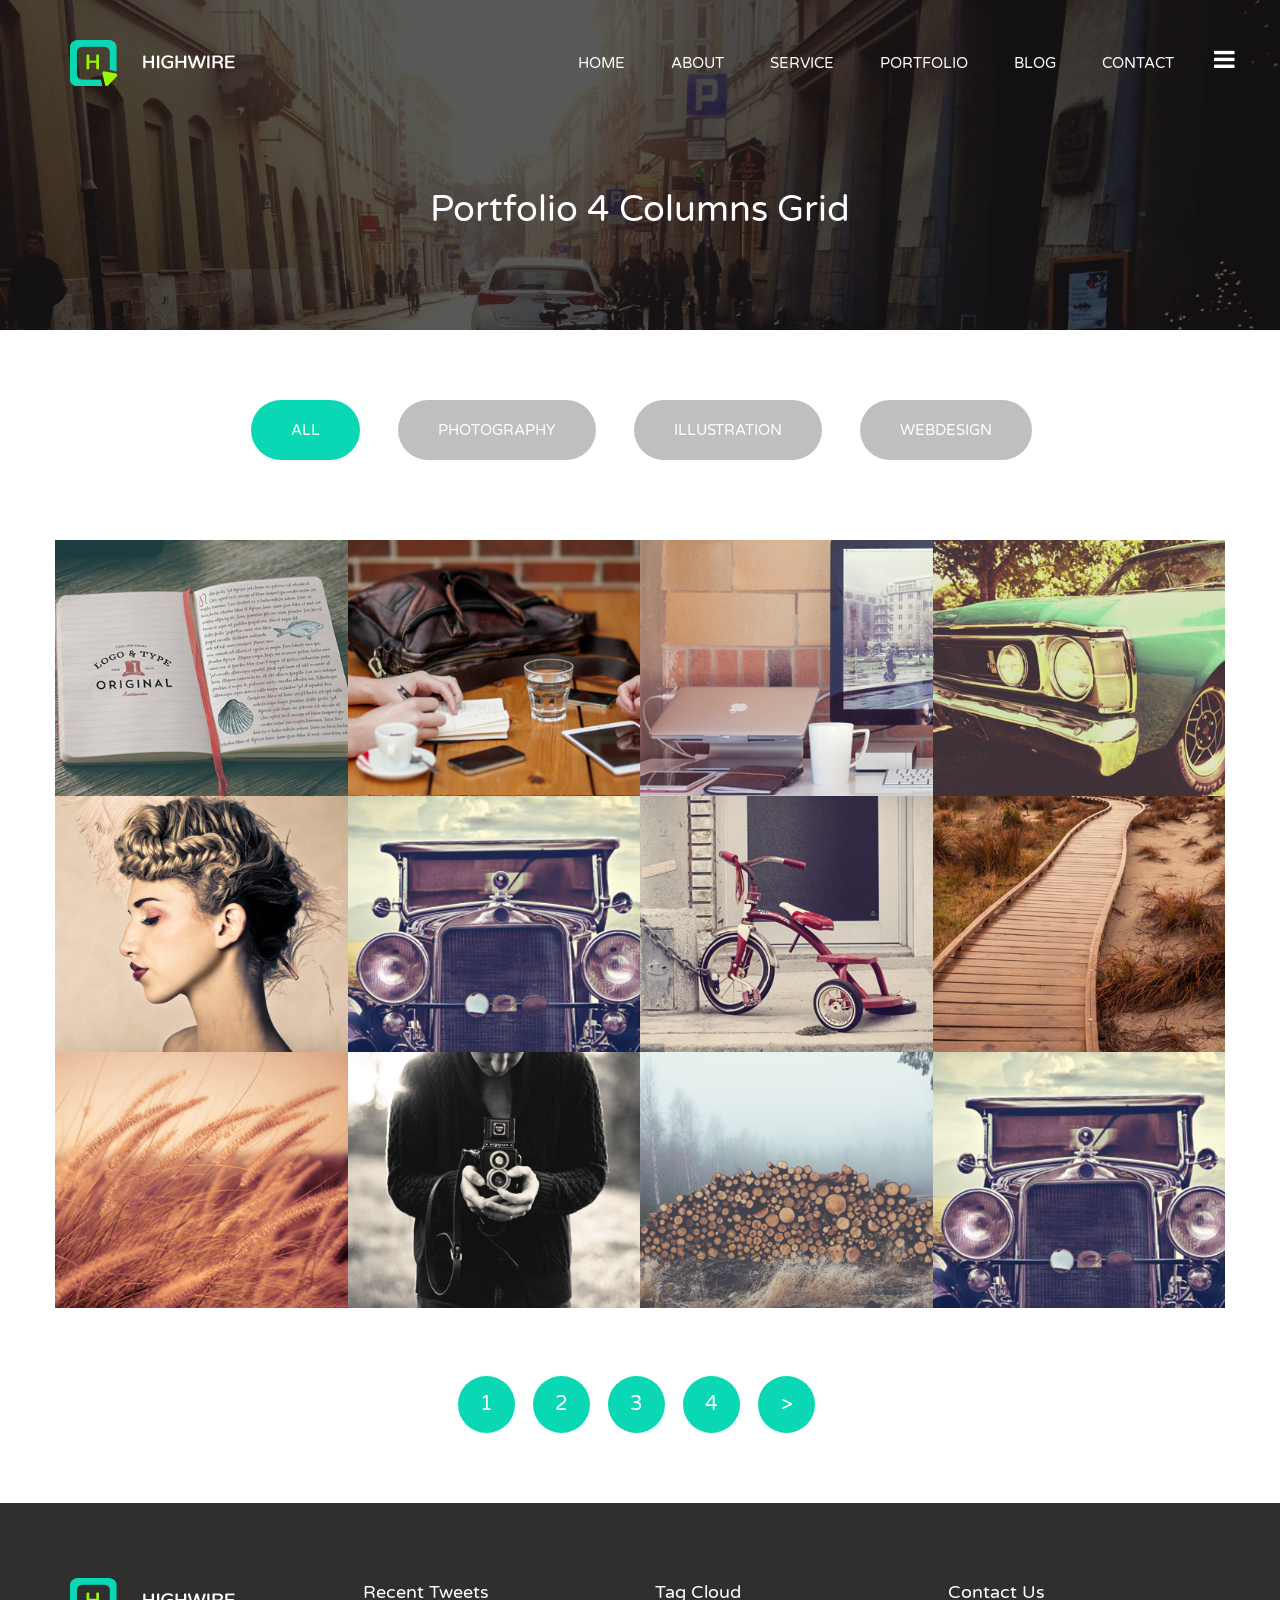
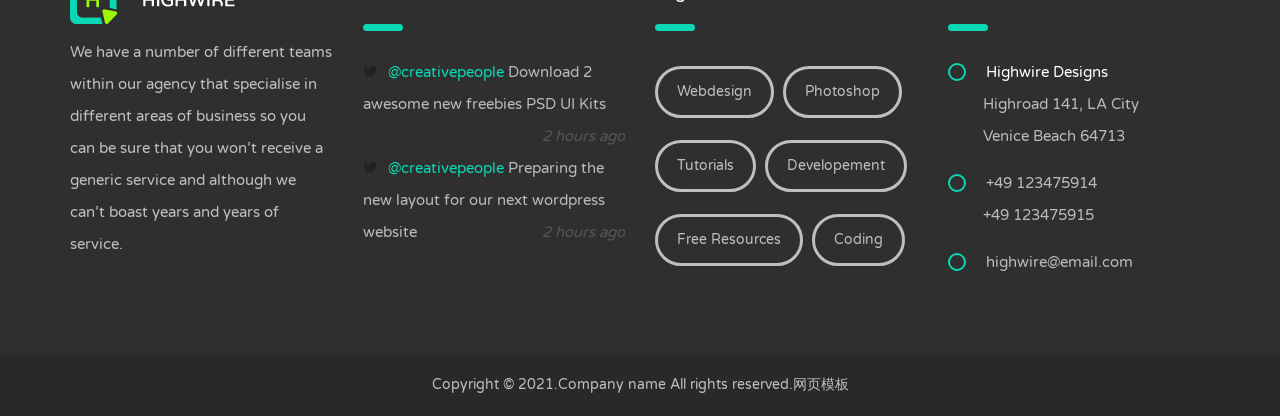
<file: 个人作业/hw2/前后台模板/前台模板/portfolio-4-grid.html>
<!DOCTYPE html>
<head>
<meta http-equiv="Content-Type" content="text/html; charset=utf-8">

<title>HighWire</title>
<!-- Style Sheets -->
<link href="static/css/font-awesome.css" rel="stylesheet">
<link href="static/css/animate.css" rel="stylesheet">
<link href="static/css/bootstrap.css" rel="stylesheet">
<link href="static/css/style.css" rel="stylesheet">
<link href="static/css/settings.css" rel="stylesheet">
<link href="static/css/owl.carousel.css" rel="stylesheet">
<link href="static/css/owl.theme.css" rel="stylesheet">
<link href="static/css/owl.transitions.css" rel="stylesheet">
<link href="static/css/color.css" rel="stylesheet">
<link href="static/css/prettyPhoto.css" rel="stylesheet">
<link href="static/css/responsive.css" rel="stylesheet">

</head>

<body>


 



<div class="top-navigation sidr" id="right-menu-container">
	<button class="closeme" type="button"><i class="fa fa-arrow-up"></i></button>
	<div class="container">
        <ul class="list-unstyled">
            <li><a href="index.html">Homepage Layout 01</a></li>
            <li><a href="home-2.html">Homepage Layout 02</a></li>
            <li><a href="home-3.html">Homepage Layout 03</a></li>
            <li><a href="about-us.html">About Us Page</a></li>
            <li><a href="services.html">Our Services</a></li>
            <li><a href="portfolio-3-grid.html">Portfolio 3 Col</a></li>
            <li><a href="">Portfolio 4 Col</a></li>
            <li><a href="portfolio-3-grid.html">Portfolio 3 Col Grid</a></li>
            <li><a href="">Portfolio 4 Col Grid</a></li>
            <li><a href="portfolio-single-comments.html">Portfolio Single</a></li>
            <li><a href="portfolio-single-sidebar.html">Portfolio Sidebar</a></li>
            <li><a href="blog-sidebar.html">Blog Sidebar</a></li>
            <li><a href="blog-detail.html">Blog Detail</a></li>
            <li><a href="contact.html">Contact</a></li>
            <li><a href="#">Support Forums</a></li>
        </ul>
    </div>
</div>

<section class="banner overlay" style="background-image:url(static/image/unsplash_52c470899a2e1_1.JPG)">
    <header class="header-style-3">
        <div class="container">
            <div class="logo pull-left">
                <a href="index.html">
                    <img src="static/picture/logo.png" alt="">
                </a>
            </div>
            <div class="pull-right">
                <nav role="navigation" class="main-nav navbar navbar-default pull-right">
                    <div class="navbar-header">
                        <button type="button" data-target="#navbarCollapse" data-toggle="collapse" class="navbar-toggle">

                        </button>
                    </div>
                    <div id="navbarCollapse" class="collapse navbar-collapse">
                        <ul class="main-menu list-unstyled">
                            <li><a href="index.html">HOME</a></li>
                            <li><a href="about-us.html">ABOUT</a></li>
                            <li><a href="services.html">SERVICE</a></li>
                            <li><a href="portfolio-full-width-3-col.html">PORTFOLIO</a></li>
                            <li><a href="blog-sidebar.html">BLOG</a></li>
                            <li><a href="contact.html">CONTACT</a></li>
                        </ul>
                    </div>
                </nav>
            </div>
        </div>
        <a id="right-menu" href="#right-menu-container" class="myButton"><i class="fa fa-bars"></i></a>
    </header>
    <div class="container">
    	<div class="text-center">
        	<h1>Portfolio 4 Columns Grid</h1>
        </div>
    </div>
</section>

<!-- Portfolio Section Start -->
<section class="section">
	<div class="container">
    	<div class="portfolio-grid-4">
        	<div class="portfolio-gallery clearfix">
    
                <nav class="filtration text-center">
                    <ul class="filter-tabs">
                        <li class="filter" data-filter="all">ALL</li>
                        <li class="filter" data-filter="category_1">PHOTOGRAPHY</li>
                        <li class="filter" data-filter="category_3">ILLUSTRATION</li>
                        <li class="filter" data-filter="category_4">WEBDESIGN</li>
                    </ul>
                </nav>
                <div class="portfolio-grid-style clearfix">
                    <div class="row filter-list">
                        <div class="col-md-3 portfolio-gallery-box mix category_2 category_4">
                            <figure>
                                <img src="static/picture/1021.jpg" alt="">
                                <figcaption>
                                    <div class="text-center">
                                        <div class="mask">
                                        	<a href="files/F9g2FiPUSyC7IybhyI2p_09.jpg" data-rel="prettyPhoto[gallery1]">
                                    			<h2>LOGODESIGN</h2>
                                			</a>
                                            <ul class="options">
                                                <li>Illustration</li>
                                                <li>Corporate</li>
                                                <li>logo</li>
                                            </ul>
                                            <span>24 Jun. 2014</span>
                                        </div>
                                    </div>
                                </figcaption>
                            </figure>
                        </div>
                        
                        <div class="col-md-3 portfolio-gallery-box mix category_1 category_3">
                            <figure>
                                <img src="static/picture/1022.jpg" alt="">
                                <figcaption>
                                    <div class="text-center">
                                        <div class="mask">
                                            <a href="files/F9g2FiPUSyC7IybhyI2p_09.jpg" data-rel="prettyPhoto[gallery1]">
                                    			<h2>LOGODESIGN</h2>
                                			</a>
                                            <ul class="options">
                                                <li>Illustration</li>
                                                <li>Corporate</li>
                                                <li>logo</li>
                                            </ul>
                                            <span>24 Jun. 2014</span>
                                        </div>
                                    </div>
                                </figcaption>
                            </figure>
                        </div>
                            
                        <div class="col-md-3 portfolio-gallery-box mix category_3 category_4">
                            <figure>
                                <img src="static/picture/1023.jpg" alt="">
                                <figcaption>
                                    <div class="text-center">
                                        <div class="mask">
                                            <a href="files/F9g2FiPUSyC7IybhyI2p_09.jpg" data-rel="prettyPhoto[gallery1]">
                                    			<h2>LOGODESIGN</h2>
                                			</a>
                                            <ul class="options">
                                                <li>Illustration</li>
                                                <li>Corporate</li>
                                                <li>logo</li>
                                            </ul>
                                            <span>24 Jun. 2014</span>
                                        </div>
                                    </div>
                                </figcaption>
                            </figure>
                        </div>
                        
                        <div class="col-md-3 portfolio-gallery-box mix category_4 category_1">
                            <figure>
                                <img src="static/picture/1024.jpg" alt="">
                                <figcaption>
                                    <div class="text-center">
                                        <div class="mask">
                                            <a href="files/F9g2FiPUSyC7IybhyI2p_09.jpg" data-rel="prettyPhoto[gallery1]">
                                    			<h2>LOGODESIGN</h2>
                                			</a>
                                            <ul class="options">
                                                <li>Illustration</li>
                                                <li>Corporate</li>
                                                <li>logo</li>
                                            </ul>
                                            <span>24 Jun. 2014</span>
                                        </div>
                                    </div>
                                </figcaption>
                            </figure>
                        </div>
                           
                        <div class="col-md-3 portfolio-gallery-box mix category_1 category_3">
                            <figure>
                                <img src="static/picture/1025.jpg" alt="">
                                <figcaption>
                                    <div class="text-center">
                                        <div class="mask">
                                            <a href="files/F9g2FiPUSyC7IybhyI2p_09.jpg" data-rel="prettyPhoto[gallery1]">
                                    			<h2>LOGODESIGN</h2>
                                			</a>
                                            <ul class="options">
                                                <li>Illustration</li>
                                                <li>Corporate</li>
                                                <li>logo</li>
                                            </ul>
                                            <span>24 Jun. 2014</span>
                                        </div>
                                    </div>
                                </figcaption>
                            </figure>
                        </div>
                            
                        <div class="col-md-3 portfolio-gallery-box mix category_2 category_4">
                            <figure>
                                <img src="static/picture/1026.jpg" alt="">
                                <figcaption>
                                    <div class="text-center">
                                        <div class="mask">
                                            <a href="files/F9g2FiPUSyC7IybhyI2p_09.jpg" data-rel="prettyPhoto[gallery1]">
                                    			<h2>LOGODESIGN</h2>
                                			</a>
                                            <ul class="options">
                                                <li>Illustration</li>
                                                <li>Corporate</li>
                                                <li>logo</li>
                                            </ul>
                                            <span>24 Jun. 2014</span>
                                        </div>
                                    </div>
                                </figcaption>
                            </figure>
                        </div>
                        
                        <div class="col-md-3 portfolio-gallery-box mix category_4 category_2">
                            <figure>
                                <img src="static/picture/1028.jpg" alt="">
                                <figcaption>
                                    <div class="text-center">
                                        <div class="mask">
                                            <a href="files/F9g2FiPUSyC7IybhyI2p_09.jpg" data-rel="prettyPhoto[gallery1]">
                                    			<h2>LOGODESIGN</h2>
                                			</a>
                                            <ul class="options">
                                                <li>Illustration</li>
                                                <li>Corporate</li>
                                                <li>logo</li>
                                            </ul>
                                            <span>24 Jun. 2014</span>
                                        </div>
                                    </div>
                                </figcaption>
                            </figure>
                        </div>
                        
                        <div class="col-md-3 portfolio-gallery-box mix category_1 category_3">
                            <figure>
                                <img src="static/picture/1029.jpg" alt="">
                                <figcaption>
                                    <div class="text-center">
                                        <div class="mask">
                                            <a href="files/F9g2FiPUSyC7IybhyI2p_09.jpg" data-rel="prettyPhoto[gallery1]">
                                    			<h2>LOGODESIGN</h2>
                                			</a>
                                            <ul class="options">
                                                <li>Illustration</li>
                                                <li>Corporate</li>
                                                <li>logo</li>
                                            </ul>
                                            <span>24 Jun. 2014</span>
                                        </div>
                                    </div>
                                </figcaption>
                            </figure>
                        </div>
                        
                        <div class="col-md-3 portfolio-gallery-box mix category_2 category_4">
                            <figure>
                                <img src="static/picture/1030.jpg" alt="">
                                <figcaption>
                                    <div class="text-center">
                                        <div class="mask">
                                            <a href="files/F9g2FiPUSyC7IybhyI2p_09.jpg" data-rel="prettyPhoto[gallery1]">
                                    			<h2>LOGODESIGN</h2>
                                			</a>
                                            <ul class="options">
                                                <li>Illustration</li>
                                                <li>Corporate</li>
                                                <li>logo</li>
                                            </ul>
                                            <span>24 Jun. 2014</span>
                                        </div>
                                    </div>
                                </figcaption>
                            </figure>
                        </div>
                        
                        <div class="col-md-3 portfolio-gallery-box mix category_3 category_4">
                            <figure>
                                <img src="static/picture/1031.jpg" alt="">
                                <figcaption>
                                    <div class="text-center">
                                        <div class="mask">
                                            <a href="files/F9g2FiPUSyC7IybhyI2p_09.jpg" data-rel="prettyPhoto[gallery1]">
                                    			<h2>LOGODESIGN</h2>
                                			</a>
                                            <ul class="options">
                                                <li>Illustration</li>
                                                <li>Corporate</li>
                                                <li>logo</li>
                                            </ul>
                                            <span>24 Jun. 2014</span>
                                        </div>
                                    </div>
                                </figcaption>
                            </figure>
                        </div>
                        
                        <div class="col-md-3 portfolio-gallery-box mix category_4 category_2">
                            <figure>
                                <img src="static/picture/1032.jpg" alt="">
                                <figcaption>
                                    <div class="text-center">
                                        <div class="mask">
                                            <a href="files/F9g2FiPUSyC7IybhyI2p_09.jpg" data-rel="prettyPhoto[gallery1]">
                                    			<h2>LOGODESIGN</h2>
                                			</a>
                                            <ul class="options">
                                                <li>Illustration</li>
                                                <li>Corporate</li>
                                                <li>logo</li>
                                            </ul>
                                            <span>24 Jun. 2014</span>
                                        </div>
                                    </div>
                                </figcaption>
                            </figure>
                        </div>
                        
                        <div class="col-md-3 portfolio-gallery-box mix category_2 category_4">
                            <figure>
                                <img src="static/picture/1026.jpg" alt="">
                                <figcaption>
                                    <div class="text-center">
                                        <div class="mask">
                                            <a href="files/F9g2FiPUSyC7IybhyI2p_09.jpg" data-rel="prettyPhoto[gallery1]">
                                    			<h2>LOGODESIGN</h2>
                                			</a>
                                            <ul class="options">
                                                <li>Illustration</li>
                                                <li>Corporate</li>
                                                <li>logo</li>
                                            </ul>
                                            <span>24 Jun. 2014</span>
                                        </div>
                                    </div>
                                </figcaption>
                            </figure>
                        </div>
                        
                    </div>
                </div>
                <div class="text-center">
                    <nav>
                        <ul class="pagination">
                            <li><a href="#">1</a></li>
                            <li><a href="#">2</a></li>
                            <li><a href="#">3</a></li>
                            <li><a href="#">4</a></li>
                            <li><a href="#">&gt;</a></li>
                        </ul>
                    </nav>
                </div>
                        
            </div>
        </div>
    </div>
</section>

<!-- Footer Section Start -->
<footer class="section black-bg no-padding-bottom">
	<div class="container">
    	<div class="row">
        	<div class="col-md-3">
            	<div class="widget widget-about animated out" data-delay="0" data-animation="fadeIn">
                	<div class="logo">
                    	<img src="static/picture/logo.png" alt="">
                    </div>
                    <p>We have a number of different teams within our agency that specialise in different areas of business so you can be sure that you won’t receive a generic service and although we can’t boast years and years of service.</p>
                </div>
            </div>
            <div class="col-md-3">
            	<div class="widget widget-tweet animated out" data-delay="100" data-animation="fadeIn">
                	<div class="heading-left">
                    	<h4>Recent Tweets</h4>
                    </div>
                    <ul class="list-unstyled">
                    	<li><a href="#"><span>@creativepeople</span> Download 2 awesome new freebies PSD UI Kits</a><i class="pull-right">2 hours ago</i></li>
                        <li><a href="#"><span>@creativepeople</span> Preparing the new layout for our next wordpress website</a><i class="pull-right">2 hours ago</i></li>
                    </ul>
                </div>
            </div>
            <div class="col-md-3">
            	<div class="widget widget_tag_cloud animated out" data-delay="200" data-animation="fadeIn">
                	<div class="heading-left">
                    	<h4>Tag Cloud</h4>
                    </div>
                    <div class="tagcloud">
                    	<a href="#">Webdesign</a>
                        <a href="#">Photoshop </a>
                        <a href="#">Tutorials</a>
                        <a href="#">Developement</a>
                        <a href="#">Free Resources</a>
                        <a href="#">Coding</a>
                    </div>
            	</div>
            </div>
            <div class="col-md-3">
            	<div class="widget widget-contact animated out" data-delay="400" data-animation="fadeIn">
                	<div class="heading-left">
                    	<h4>Contact Us</h4>
                    </div>
                	<ul class="list-unstyled list-style-1">
                    	<li>
                        	<span>Highwire Designs</span>
                            <p>Highroad 141, LA City</p>
                            <p>Venice Beach 64713</p>
                        </li>
                        <li>
                        	<p>+49 123475914</p>
                            <p>+49 123475915</p>
                        </li>
                        <li>
                        	<p>highwire@email.com</p>
                    	</li>
                    </ul>
                </div>
            </div>
        </div>
    </div>
</footer>

<div class="bottom-bar">
	<div class="container">
    	<div class="text-center">
        	<label>Copyright &copy; 2021.Company name All rights reserved.<a target="_blank" href="https://sc.chinaz.com/moban/">&#x7F51;&#x9875;&#x6A21;&#x677F;</a></label>
        </div>
    </div>
</div>

<script src="static/js/jquery-1.11.0.min.js"></script>
<script src="static/js/jquery.appear.js"></script>
<script src="static/js/jquery.prettyPhoto.js"></script>
<script src="static/js/jquery.sidr.min.js"></script>
<script src="static/js/jquery.mixitup.js"></script>
<script src="static/js/script.js"></script>
</body>
</file>
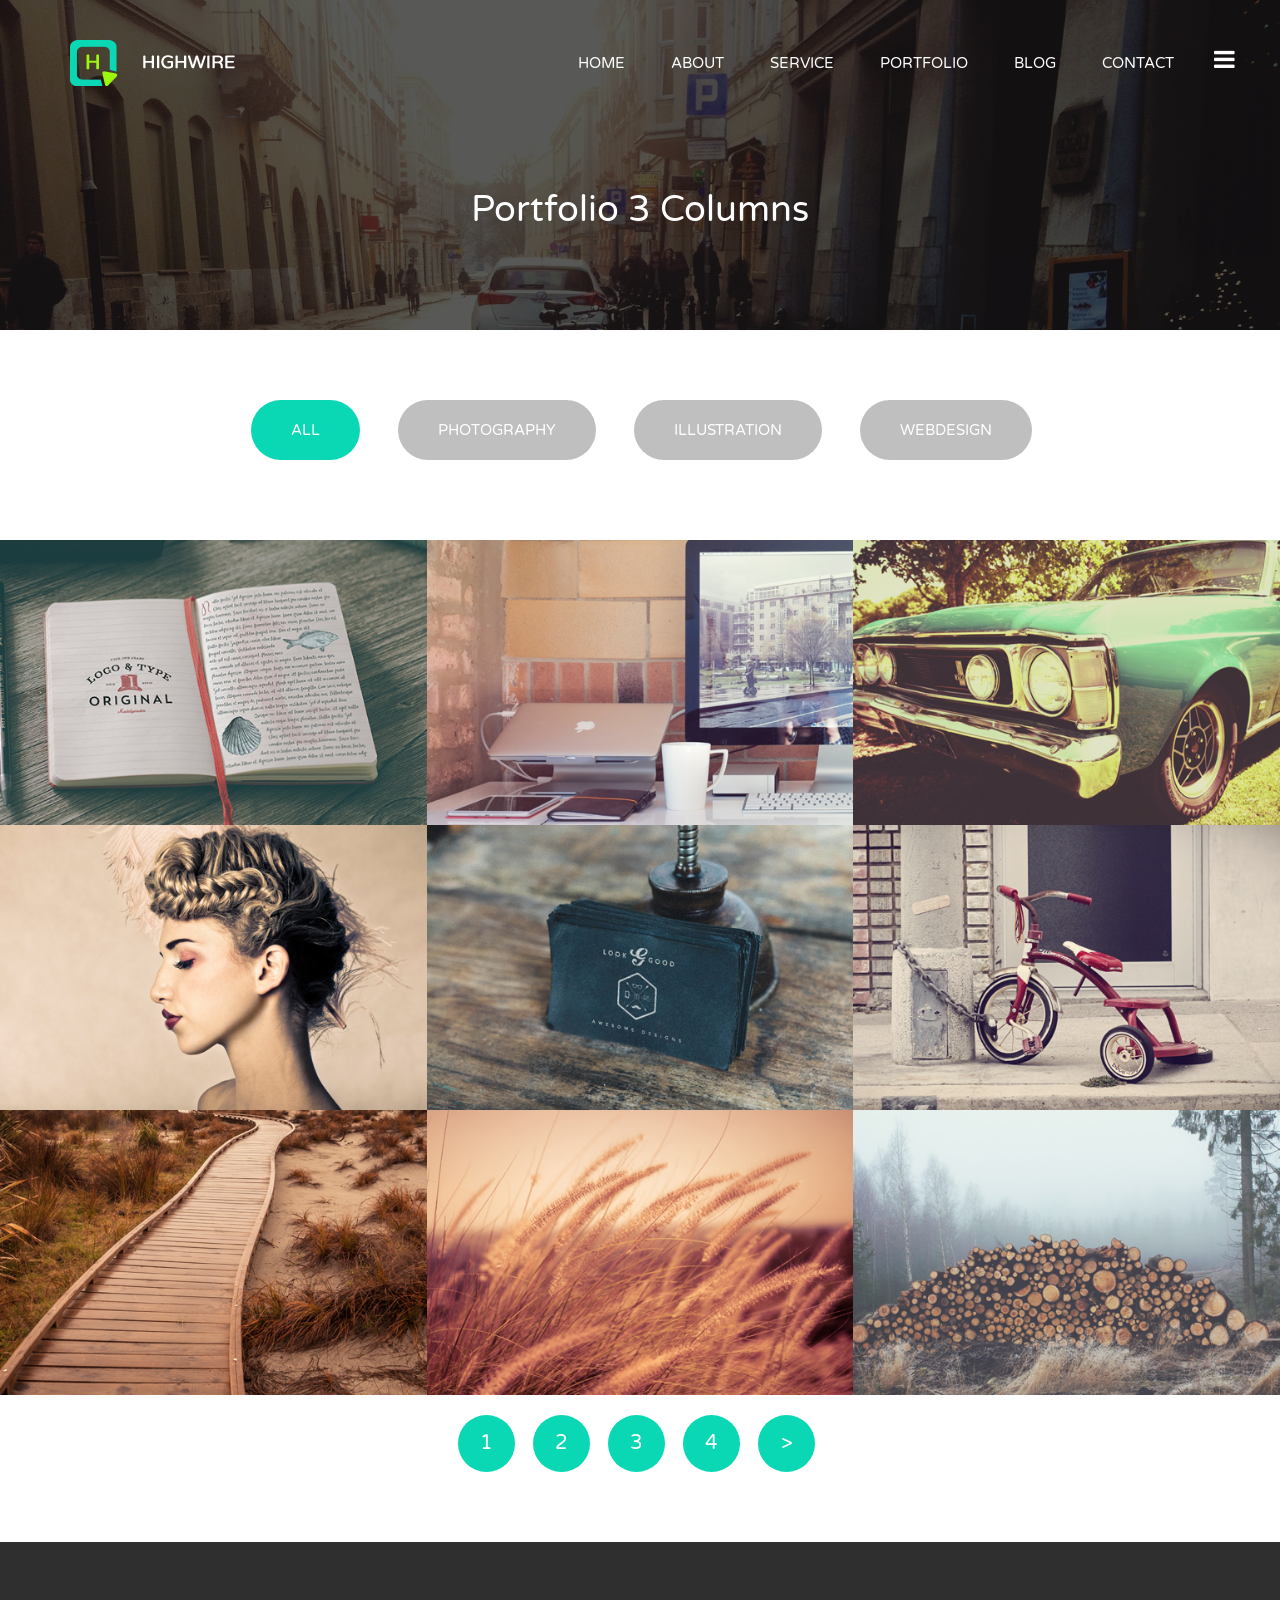
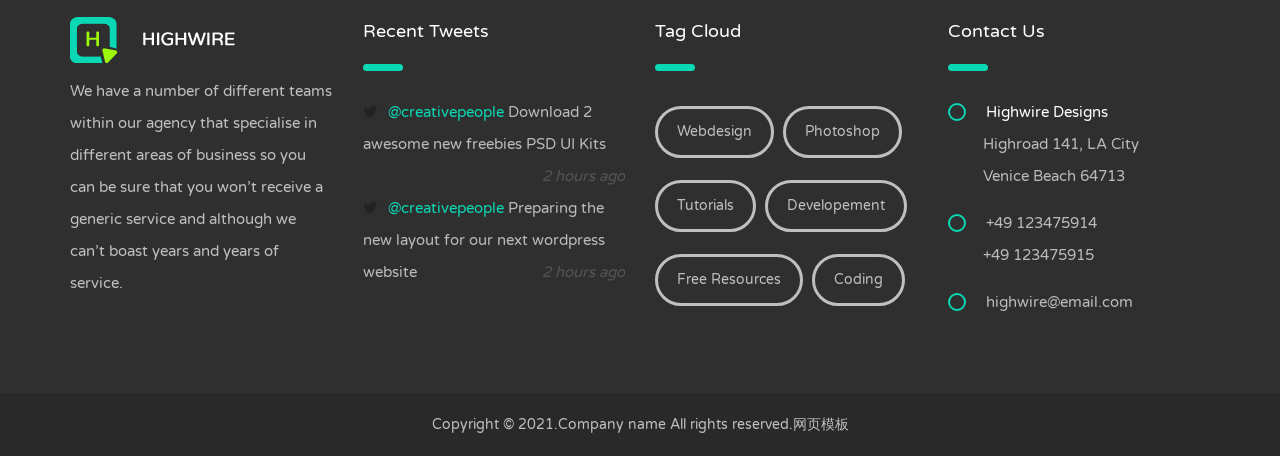
<file: 个人作业/hw2/前后台模板/前台模板/portfolio-full-width-3-col.html>
<!DOCTYPE html>
<head>
<meta http-equiv="Content-Type" content="text/html; charset=utf-8">

<title>HighWire</title>
<!-- Style Sheets -->
<link href="static/css/font-awesome.css" rel="stylesheet">
<link href="static/css/animate.css" rel="stylesheet">
<link href="static/css/bootstrap.css" rel="stylesheet">
<link href="static/css/style.css" rel="stylesheet">
<link href="static/css/settings.css" rel="stylesheet">
<link href="static/css/owl.carousel.css" rel="stylesheet">
<link href="static/css/owl.theme.css" rel="stylesheet">
<link href="static/css/owl.transitions.css" rel="stylesheet">
<link href="static/css/color.css" rel="stylesheet">
<link href="static/css/prettyPhoto.css" rel="stylesheet">
<link href="static/css/responsive.css" rel="stylesheet">

</head>

<body>

 

<div class="top-navigation sidr" id="right-menu-container">
	<button class="closeme" type="button"><i class="fa fa-arrow-up"></i></button>
	<div class="container">
        <ul class="list-unstyled">
            <li><a href="index.html">Homepage Layout 01</a></li>
            <li><a href="home-2.html">Homepage Layout 02</a></li>
            <li><a href="home-3.html">Homepage Layout 03</a></li>
            <li><a href="about-us.html">About Us Page</a></li>
            <li><a href="services.html">Our Services</a></li>
            <li><a href="portfolio-3-grid.html">Portfolio 3 Col</a></li>
            <li><a href="portfolio-4-grid.html">Portfolio 4 Col</a></li>
            <li><a href="portfolio-3-grid.html">Portfolio 3 Col Grid</a></li>
            <li><a href="portfolio-4-grid.html">Portfolio 4 Col Grid</a></li>
            <li><a href="portfolio-single-comments.html">Portfolio Single</a></li>
            <li><a href="portfolio-single-sidebar.html">Portfolio Sidebar</a></li>
            <li><a href="blog-sidebar.html">Blog Sidebar</a></li>
            <li><a href="blog-detail.html">Blog Detail</a></li>
            <li><a href="contact.html">Contact</a></li>
            <li><a href="#">Support Forums</a></li>
        </ul>
    </div>
</div>

<section class="banner overlay" style="background-image:url(static/image/unsplash_52c470899a2e1_1.JPG)">
    <header class="header-style-3">
        <div class="container">
            <div class="logo pull-left">
                <a href="index.html">
                    <img src="static/picture/logo.png" alt="">
                </a>
            </div>
            <div class="pull-right">
                <nav role="navigation" class="main-nav navbar navbar-default pull-right">
                    <div class="navbar-header">
                        <button type="button" data-target="#navbarCollapse" data-toggle="collapse" class="navbar-toggle">

                        </button>
                    </div>
                    <div id="navbarCollapse" class="collapse navbar-collapse">
                        <ul class="main-menu list-unstyled">
                            <li><a href="index.html">HOME</a></li>
                            <li><a href="about-us.html">ABOUT</a></li>
                            <li><a href="services.html">SERVICE</a></li>
                            <li><a href="">PORTFOLIO</a></li>
                            <li><a href="blog-sidebar.html">BLOG</a></li>
                            <li><a href="contact.html">CONTACT</a></li>
                        </ul>
                    </div>
                </nav>
            </div>
        </div>
        <a id="right-menu" href="#right-menu-container" class="myButton"><i class="fa fa-bars"></i></a>
    </header>
    <div class="container">
    	<div class="text-center">
        	<h1>Portfolio 3 Columns</h1>
        </div>
    </div>
</section>

<!-- Portfolio Section Start -->
<section class="section">
    <div class="portfolio-gallery clearfix">
    
    	<nav class="filtration text-center animated out" data-delay="0" data-animation="fadeInUp">
            <ul class="filter-tabs">
                <li class="filter" data-filter="all">ALL</li>
                <li class="filter" data-filter="category_1">PHOTOGRAPHY</li>
                <li class="filter" data-filter="category_3">ILLUSTRATION</li>
                <li class="filter" data-filter="category_4">WEBDESIGN</li>
            </ul>
        </nav>
        <div class="clearfix">
        	<div class="filter-list">
            	<div class="">
                    <div class="col-md-4 portfolio-gallery-box mix category_2 category_4">
                        <figure>
                            <img src="static/picture/1001.jpg" alt="">
                            <figcaption>
                                <div class="text-center">
                                    <div class="mask">
                                        <a href="files/F9g2FiPUSyC7IybhyI2p_09.jpg" data-rel="prettyPhoto[gallery1]">
                                    		<h2>WEBDESIGNER WORKSPACE</h2>
                                		</a>
                                        <ul class="options">
                                            <li>Illustration</li>
                                            <li>Photography</li>
                                            <li>Designer</li>
                                        </ul>
                                        <span>24 Jun. 2014</span>
                                    </div>
                                </div>
                            </figcaption>
                        </figure>
                    </div>
                </div>
                
                <div class="">
                    <div class="col-md-4 portfolio-gallery-box mix category_1 category_3">
                        <figure>
                            <img src="static/picture/1002.jpg" alt="">
                            <figcaption>
                                <div class="text-center">
                                    <div class="mask">
                                        <a href="files/F9g2FiPUSyC7IybhyI2p_09.jpg" data-rel="prettyPhoto[gallery1]">
                                    		<h2>WEBDESIGNER WORKSPACE</h2>
                                		</a>
                                        <ul class="options">
                                            <li>Illustration</li>
                                            <li>Photography</li>
                                            <li>Designer</li>
                                        </ul>
                                        <span>24 Jun. 2014</span>
                                    </div>
                                </div>
                            </figcaption>
                        </figure>
                    </div>
                </div>
                
                <div class="col-md-4 portfolio-gallery-box mix category_3 category_4">
                    <figure>
                        <img src="static/picture/1003.jpg" alt="">
                        <figcaption>
                            <div class="text-center">
                                <div class="mask">
                                    <a href="files/F9g2FiPUSyC7IybhyI2p_09.jpg" data-rel="prettyPhoto[gallery1]">
                                        <h2>WEBDESIGNER WORKSPACE</h2>
                                    </a>
                                    <ul class="options">
                                        <li>Illustration</li>
                                        <li>Photography</li>
                                        <li>Designer</li>
                                    </ul>
                                    <span>24 Jun. 2014</span>
                                </div>
                            </div>
                        </figcaption>
                    </figure>
                </div>
                    
                <div class="col-md-4 portfolio-gallery-box mix category_4 category_1">
                    <figure>
                        <img src="static/picture/1004.jpg" alt="">
                        <figcaption>
                            <div class="text-center">
                                <div class="mask">
                                    <a href="files/F9g2FiPUSyC7IybhyI2p_09.jpg" data-rel="prettyPhoto[gallery1]">
                                        <h2>WEBDESIGNER WORKSPACE</h2>
                                    </a>
                                    <ul class="options">
                                        <li>Illustration</li>
                                        <li>Photography</li>
                                        <li>Designer</li>
                                    </ul>
                                    <span>24 Jun. 2014</span>
                                </div>
                            </div>
                        </figcaption>
                    </figure>
                </div>
                
                <div class="col-md-4 portfolio-gallery-box mix category_1 category_3">
                    <figure>
                        <img src="static/picture/1005.jpg" alt="">
                        <figcaption>
                            <div class="text-center">
                                <div class="mask">
                                    <a href="files/F9g2FiPUSyC7IybhyI2p_09.jpg" data-rel="prettyPhoto[gallery1]">
                                        <h2>WEBDESIGNER WORKSPACE</h2>
                                    </a>
                                    <ul class="options">
                                        <li>Illustration</li>
                                        <li>Photography</li>
                                        <li>Designer</li>
                                    </ul>
                                    <span>24 Jun. 2014</span>
                                </div>
                            </div>
                        </figcaption>
                    </figure>
                </div>
                
                <div class="col-md-4 portfolio-gallery-box mix category_2 category_4">
                    <figure>
                        <img src="static/picture/1006.jpg" alt="">
                        <figcaption>
                            <div class="text-center">
                                <div class="mask">
                                    <a href="files/F9g2FiPUSyC7IybhyI2p_09.jpg" data-rel="prettyPhoto[gallery1]">
                                        <h2>WEBDESIGNER WORKSPACE</h2>
                                    </a>
                                    <ul class="options">
                                        <li>Illustration</li>
                                        <li>Photography</li>
                                        <li>Designer</li>
                                    </ul>
                                    <span>24 Jun. 2014</span>
                                </div>
                            </div>
                        </figcaption>
                    </figure>
                </div>
                
                <div class="col-md-4 portfolio-gallery-box mix category_3 category_4">
                    <figure>
                        <img src="static/picture/1012.jpg" alt="">
                        <figcaption>
                            <div class="text-center">
                                <div class="mask">
                                    <a href="files/F9g2FiPUSyC7IybhyI2p_09.jpg" data-rel="prettyPhoto[gallery1]">
                                        <h2>WEBDESIGNER WORKSPACE</h2>
                                    </a>
                                    <ul class="options">
                                        <li>Illustration</li>
                                        <li>Photography</li>
                                        <li>Designer</li>
                                    </ul>
                                    <span>24 Jun. 2014</span>
                                </div>
                            </div>
                        </figcaption>
                    </figure>
                </div>
                
                <div class="col-md-4 portfolio-gallery-box mix category_4 category_2">
                    <figure>
                        <img src="static/picture/1013.jpg" alt="">
                        <figcaption>
                            <div class="text-center">
                                <div class="mask">
                                    <a href="files/F9g2FiPUSyC7IybhyI2p_09.jpg" data-rel="prettyPhoto[gallery1]">
                                        <h2>WEBDESIGNER WORKSPACE</h2>
                                    </a>
                                    <ul class="options">
                                        <li>Illustration</li>
                                        <li>Photography</li>
                                        <li>Designer</li>
                                    </ul>
                                    <span>24 Jun. 2014</span>
                                </div>
                            </div>
                        </figcaption>
                    </figure>
                </div>
                
                <div class="col-md-4 portfolio-gallery-box mix category_1 category_2">
                    <figure>
                        <img src="static/picture/1014.jpg" alt="">
                        <figcaption>
                            <div class="text-center">
                                <div class="mask">
                                    <a href="files/F9g2FiPUSyC7IybhyI2p_09.jpg" data-rel="prettyPhoto[gallery1]">
                                        <h2>WEBDESIGNER WORKSPACE</h2>
                                    </a>
                                    <ul class="options">
                                        <li>Illustration</li>
                                        <li>Photography</li>
                                        <li>Designer</li>
                                    </ul>
                                    <span>24 Jun. 2014</span>
                                </div>
                            </div>
                        </figcaption>
                    </figure>
                </div>
            </div>
        </div>
        <div class="text-center">
        	<nav>
                <ul class="pagination">
                    <li><a href="#">1</a></li>
                    <li><a href="#">2</a></li>
                    <li><a href="#">3</a></li>
                    <li><a href="#">4</a></li>
                    <li><a href="#">&gt;</a></li>
                </ul>
            </nav>
        </div>      
    </div>
</section>

<!-- Footer Section Start -->
<footer class="section black-bg no-padding-bottom">
	<div class="container">
    	<div class="row">
        	<div class="col-md-3">
            	<div class="widget widget-about animated out" data-delay="0" data-animation="fadeIn">
                	<div class="logo">
                    	<img src="static/picture/logo.png" alt="">
                    </div>
                    <p>We have a number of different teams within our agency that specialise in different areas of business so you can be sure that you won’t receive a generic service and although we can’t boast years and years of service.</p>
                </div>
            </div>
            <div class="col-md-3">
            	<div class="widget widget-tweet animated out" data-delay="100" data-animation="fadeIn">
                	<div class="heading-left">
                    	<h4>Recent Tweets</h4>
                    </div>
                    <ul class="list-unstyled">
                    	<li><a href="#"><span>@creativepeople</span> Download 2 awesome new freebies PSD UI Kits</a><i class="pull-right">2 hours ago</i></li>
                        <li><a href="#"><span>@creativepeople</span> Preparing the new layout for our next wordpress website</a><i class="pull-right">2 hours ago</i></li>
                    </ul>
                </div>
            </div>
            <div class="col-md-3">
            	<div class="widget widget_tag_cloud animated out" data-delay="200" data-animation="fadeIn">
                	<div class="heading-left">
                    	<h4>Tag Cloud</h4>
                    </div>
                    <div class="tagcloud">
                    	<a href="#">Webdesign</a>
                        <a href="#">Photoshop </a>
                        <a href="#">Tutorials</a>
                        <a href="#">Developement</a>
                        <a href="#">Free Resources</a>
                        <a href="#">Coding</a>
                    </div>
            	</div>
            </div>
            <div class="col-md-3">
            	<div class="widget widget-contact animated out" data-delay="400" data-animation="fadeIn">
                	<div class="heading-left">
                    	<h4>Contact Us</h4>
                    </div>
                	<ul class="list-unstyled list-style-1">
                    	<li>
                        	<span>Highwire Designs</span>
                            <p>Highroad 141, LA City</p>
                            <p>Venice Beach 64713</p>
                        </li>
                        <li>
                        	<p>+49 123475914</p>
                            <p>+49 123475915</p>
                        </li>
                        <li>
                        	<p>highwire@email.com</p>
                    	</li>
                    </ul>
                </div>
            </div>
        </div>
    </div>
</footer>

<div class="bottom-bar">
	<div class="container">
    	<div class="text-center">
        	<label>Copyright &copy; 2021.Company name All rights reserved.<a target="_blank" href="https://sc.chinaz.com/moban/">&#x7F51;&#x9875;&#x6A21;&#x677F;</a></label>
        </div>
    </div>
</div>

<script src="static/js/jquery-1.11.0.min.js"></script>
<script src="static/js/jquery.appear.js"></script>
<script src="static/js/jquery.prettyPhoto.js"></script>
<script src="static/js/jquery.sidr.min.js"></script>
<script src="static/js/jquery.mixitup.js"></script>
<script src="static/js/script.js"></script>
</body>
</file>
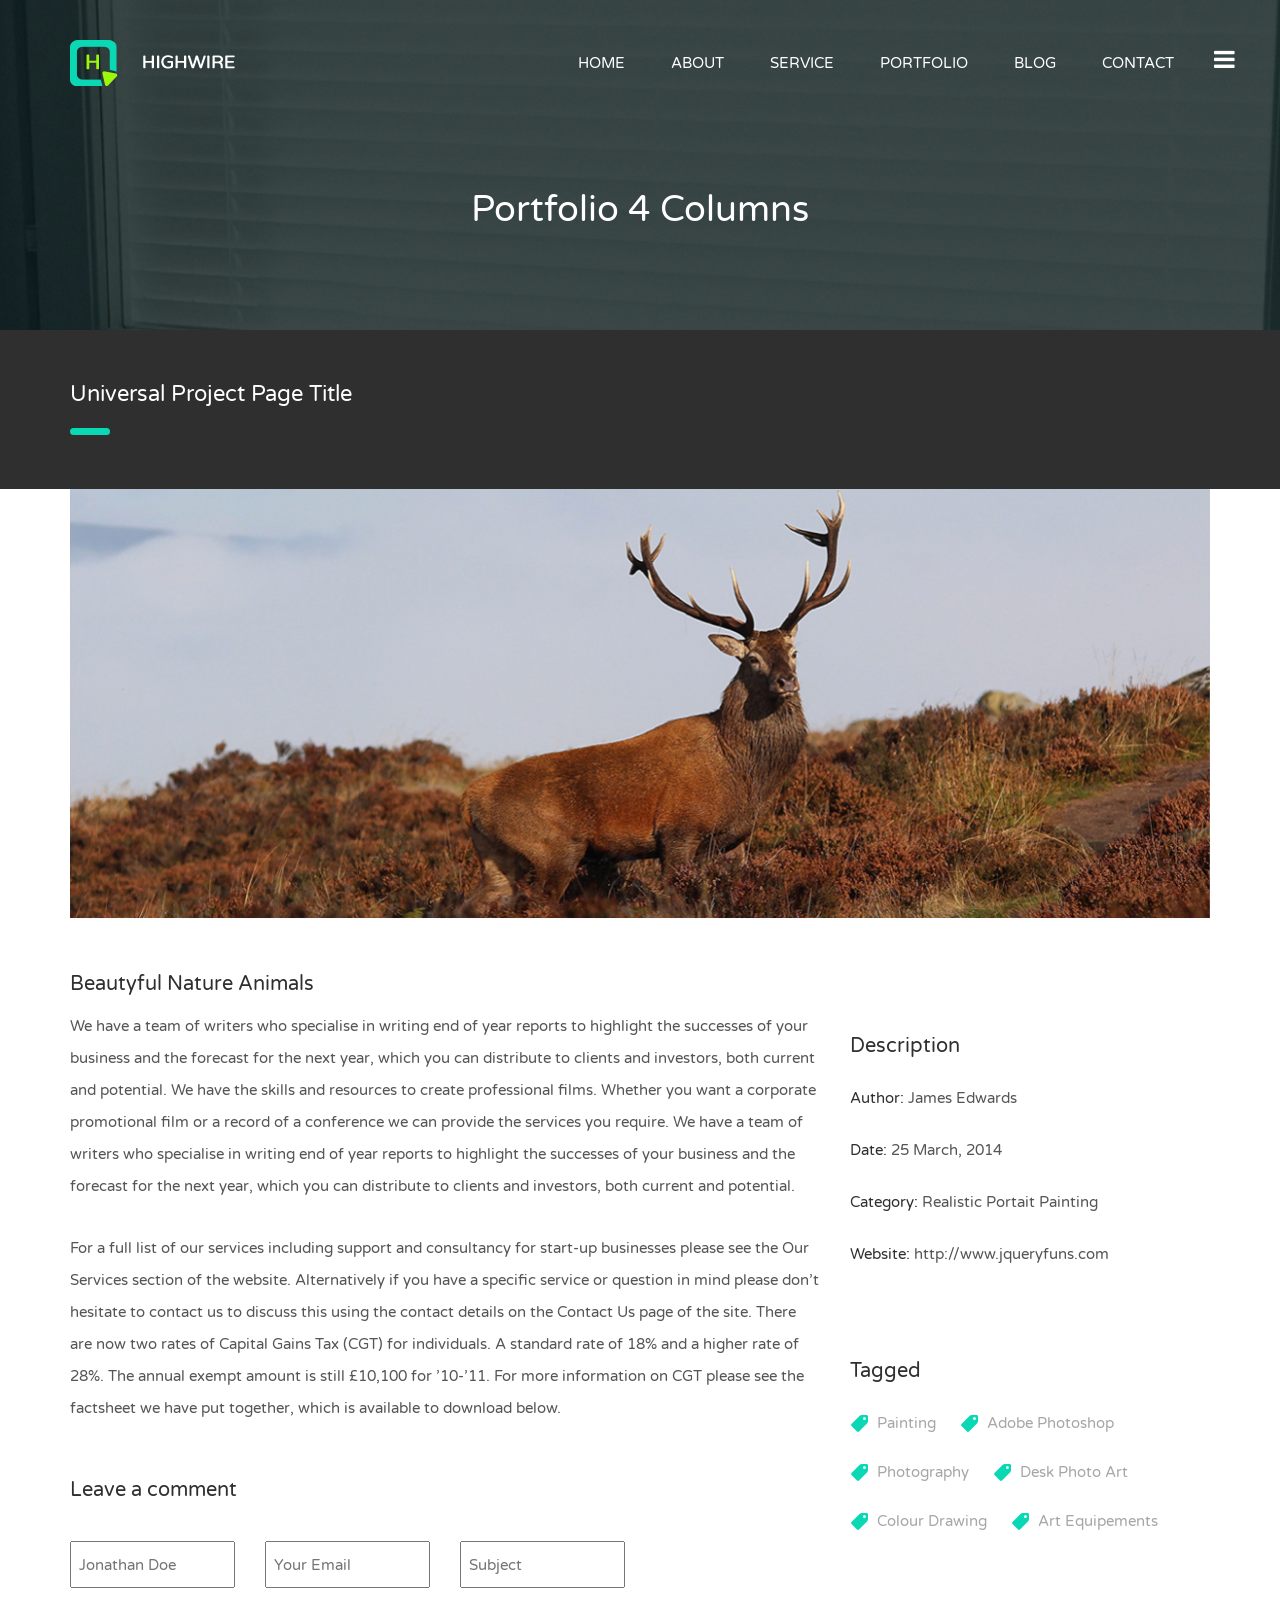
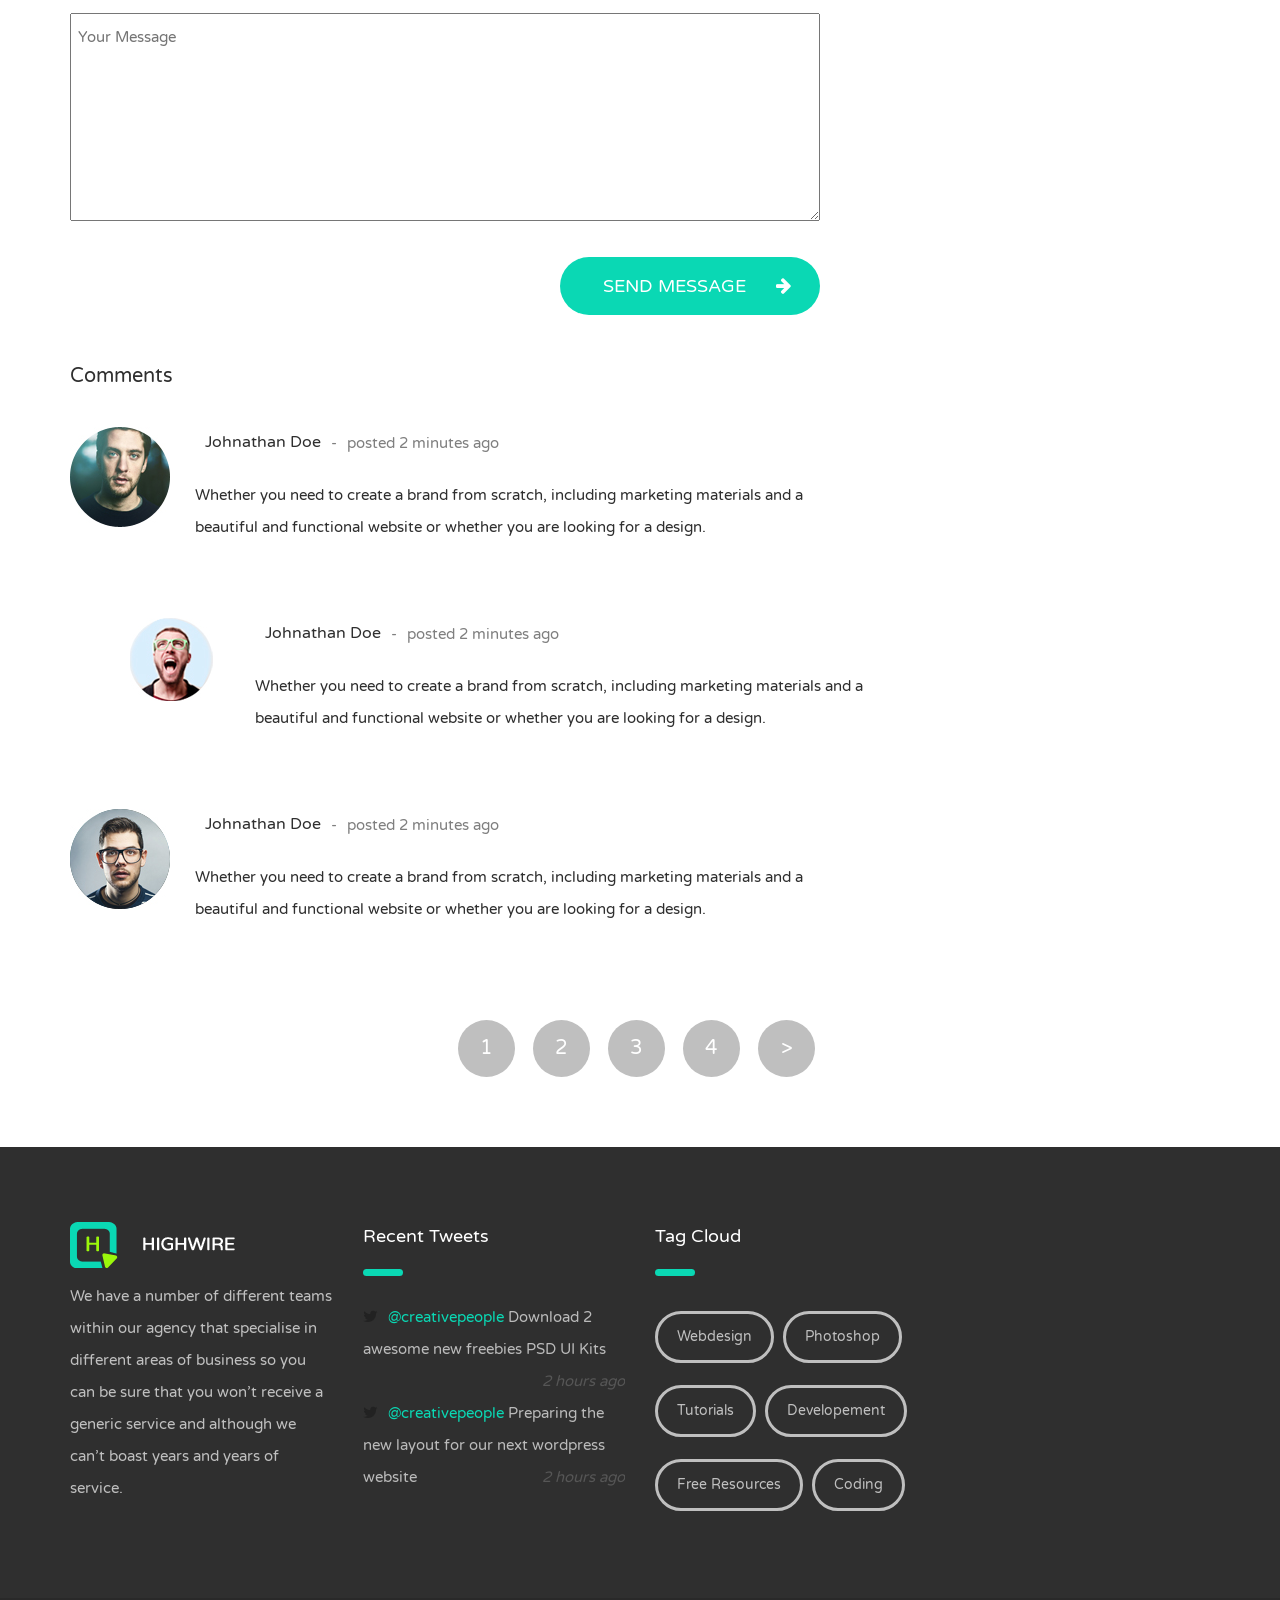
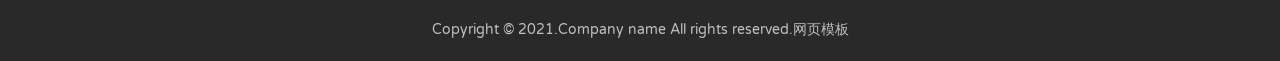
<file: 个人作业/hw2/前后台模板/前台模板/portfolio-single-comments.html>
<!DOCTYPE html>
<head>
<meta http-equiv="Content-Type" content="text/html; charset=utf-8">

<title>HighWire</title>
<!-- Style Sheets -->
<link href="static/css/font-awesome.css" rel="stylesheet">
<link href="static/css/animate.css" rel="stylesheet">
<link href="static/css/bootstrap.css" rel="stylesheet">
<link href="static/css/style.css" rel="stylesheet">
<link href="static/css/settings.css" rel="stylesheet">
<link href="static/css/owl.carousel.css" rel="stylesheet">
<link href="static/css/owl.theme.css" rel="stylesheet">
<link href="static/css/owl.transitions.css" rel="stylesheet">
<link href="static/css/color.css" rel="stylesheet">
<link href="static/css/responsive.css" rel="stylesheet">

</head>

<body>

 


<div class="top-navigation sidr" id="right-menu-container">
	<button class="closeme" type="button"><i class="fa fa-arrow-up"></i></button>
	<div class="container">
        <ul class="list-unstyled">
            <li><a href="index.html">Homepage Layout 01</a></li>
            <li><a href="home-2.html">Homepage Layout 02</a></li>
            <li><a href="home-3.html">Homepage Layout 03</a></li>
            <li><a href="about-us.html">About Us Page</a></li>
            <li><a href="services.html">Our Services</a></li>
            <li><a href="portfolio-3-grid.html">Portfolio 3 Col</a></li>
            <li><a href="portfolio-4-grid.html">Portfolio 4 Col</a></li>
            <li><a href="portfolio-3-grid.html">Portfolio 3 Col Grid</a></li>
            <li><a href="portfolio-4-grid.html">Portfolio 4 Col Grid</a></li>
            <li><a href="">Portfolio Single</a></li>
            <li><a href="portfolio-single-sidebar.html">Portfolio Sidebar</a></li>
            <li><a href="blog-sidebar.html">Blog Sidebar</a></li>
            <li><a href="blog-detail.html">Blog Detail</a></li>
            <li><a href="contact.html">Contact</a></li>
            <li><a href="#">Support Forums</a></li>
        </ul>
    </div>
</div>

<section class="banner overlay" style="background-image:url(static/image/slide-2.jpg)">
    <header class="header-style-3">
        <div class="container">
            <div class="logo pull-left">
                <a href="index.html">
                    <img src="static/picture/logo.png" alt="">
                </a>
            </div>
            <div class="pull-right">
                <nav role="navigation" class="main-nav navbar navbar-default pull-right">
                    <div class="navbar-header">
                        <button type="button" data-target="#navbarCollapse" data-toggle="collapse" class="navbar-toggle">

                        </button>
                    </div>
                    <div id="navbarCollapse" class="collapse navbar-collapse">
                        <ul class="main-menu list-unstyled">
                            <li><a href="index.html">HOME</a></li>
                            <li><a href="about-us.html">ABOUT</a></li>
                            <li><a href="services.html">SERVICE</a></li>
                            <li><a href="portfolio-full-width-3-col.html">PORTFOLIO</a></li>
                            <li><a href="blog.html">BLOG</a></li>
                            <li><a href="contact.html">CONTACT</a></li>
                        </ul>
                    </div>
                </nav>
            </div>
        </div>
        <a id="right-menu" href="#right-menu-container" class="myButton"><i class="fa fa-bars"></i></a>
    </header>
    <div class="container">
    	<div class="text-center animated out" data-delay="0" data-animation="fadeInUp">
        	<h1>Portfolio 4 Columns</h1>
        </div>
    </div>
</section>

<section class="heading-with-bg black-bg portfolio-single">
	<div class="container">
    	<div class="text-left">
        	<div class="heading-left animated out" data-delay="0" data-animation="fadeInUp">
            	<h3>Universal Project Page Title</h3>
            </div>
        </div>
    </div>
</section>
<section class="section no-padding-top">
    <div class="container">
    	<div class="portfolio-single-box">
            <figure class="animated out" data-delay="0" data-animation="fadeIn">
                <img src="static/picture/1042.jpg" alt="">
            </figure>
        </div>
    	<div class="row">
            <div class="col-md-8">
                <div class="portfolio-single-box animated out" data-delay="100" data-animation="fadeInUp">
                    <h4>Beautyful Nature Animals</h4>
                    <p>We have a team of writers who specialise in writing end of year reports to highlight the successes of your business and the forecast for the next year, which you can distribute to clients and investors, both current and potential. We have the skills and resources to create professional films. Whether you want a corporate promotional film or a record of a conference we can provide the services you require. We have a team of writers who specialise in writing end of year reports to highlight the successes of your business and the forecast for the next year, which you can distribute to clients and investors, both current and potential.</p>
                    <p>For a full list of our services including support and consultancy for start-up businesses please see the Our Services section of the website. Alternatively if you have a specific service or question in mind please don’t hesitate to contact us to discuss this using the contact details on the Contact Us page of the site. There are now two rates of Capital Gains Tax (CGT) for individuals. A standard rate of 18% and a higher rate of 28%. The annual exempt amount is still £10,100 for ’10-’11. For more information on CGT please see the factsheet we have put together, which is available to download below.</p>
                </div>
                <form class="leave-comment animated out" data-delay="100" data-animation="fadeInDown">
                	<div class="content-heading">
                    	<h4>Leave a comment</h4>
                    </div>
                	<div class="row">
                        <div class="col-md-3">
                            <input class="user-name" type="text" name="" placeholder="Jonathan Doe">
                        </div>
                        <div class="col-md-3">
                            <input type="text" name="" placeholder="Your Email">
                        </div>
                        <div class="col-md-3">
                            <input type="text" name="" placeholder="Subject">
                        </div>
                        <div class="col-md-12">
                            <textarea rows="6" placeholder="Your Message"></textarea>
                        </div>
                    </div>
                    <div class="pull-right">
                    	<a href="#" class="btn">SEND MESSAGE<i class="fa fa-arrow-right"></i></a>
                    </div>
                </form>
                <div class="comments">
                	<div class="content-heading">
                    	<h4>Comments</h4>
                    </div>
                	<ul>
                        <li class="commentlist-list animated out" data-delay="100" data-animation="fadeInUp">
                        	<div class="comment-box">
                            	<figure>
                                    <a href="#"><img src="static/picture/1051.jpg" alt="title"></a>
                                </figure>
                                <div class="text">
                                    <header>
                                        <h4>Johnathan Doe</h4>
                                        <span class="time">posted 2 minutes ago</span>
                                    </header>
                                    <p>Whether you need to create a brand from scratch, including marketing materials and a beautiful and functional website or whether you are looking for a design.</p>
                                </div>
                            </div>
                            <ul>
                            	<li class="commentlist-list animated out" data-delay="100" data-animation="fadeInUp">
                                	<div class="comment-box">
                                        <figure>
                                            <a href="#"><img src="static/picture/1053.jpg" alt="title"></a>
                                        </figure>
                                        <div class="text">
                                            <header>
                                                <h4>Johnathan Doe</h4>
                                                <span class="time">posted 2 minutes ago</span>
                                            </header>
                                            <p>Whether you need to create a brand from scratch, including marketing materials and a beautiful and functional website or whether you are looking for a design.</p>
                                        </div>
                                    </div>
                                </li>
                            </ul>
                        </li>
                        <li class="commentlist-list animated out" data-delay="100" data-animation="fadeInUp">
                            <div class="comment-box">
                                <figure>
                                    <a href="#"><img src="static/picture/1052.jpg" alt="title"></a>
                                </figure>
                                <div class="text">
                                    <header>
                                        <h4>Johnathan Doe</h4>
                                        <span class="time">posted 2 minutes ago</span>
                                    </header>
                                    <p>Whether you need to create a brand from scratch, including marketing materials and a beautiful and functional website or whether you are looking for a design.</p>
                                </div>
                            </div>
                        </li>
                    </ul>
                </div>
            </div>
            
            <div class="col-md-4">
            	<div class="clearfix social-box animated out" data-delay="100" data-animation="fadeInUp">
                	<div class="pull-left">
                    	<div class="likes">
                        	<i class="fa fa-heart"></i><a href="#">233 Likes</a>
                        </div>
                    </div>
                	<div class="pull-right">
                        <ul class="social-icons list-unstyled">
                            <li><a href="#" class="tooltip-test" data-toggle="tooltip" data-placement="top" title="Facebook"><i class="fa fa-facebook"></i></a></li>
                            <li><a href="#" class="tooltip-test" data-toggle="tooltip" data-placement="top" title="Pinterest"><i class="fa fa-pinterest"></i></a></li>
                            <li><a href="#" class="tooltip-test" data-toggle="tooltip" data-placement="top" title="Twitter"><i class="fa fa-twitter"></i></a></li>
                            <li><a href="#" class="tooltip-test" data-toggle="tooltip" data-placement="top" title="Google"><i class="fa fa-google-plus"></i></a></li>
                            <li><a href="#" class="tooltip-test" data-toggle="tooltip" data-placement="top" title="RSS"><i class="fa fa-rss"></i></a></li>
                        </ul>
                    </div>
                </div>
                
                <div class="widget widget-description animated out" data-delay="100" data-animation="fadeInUp">
                	<header>
                    	<h4>Description</h4>
                    </header>
                	<ul class="list-unstyled">
                    	<li><span>Author:</span> James Edwards</li>
                        <li><span>Date:</span> 25 March, 2014</li>
                        <li><span>Category:</span> Realistic Portait Painting</li>
                        <li><span>Website:</span> http://www.jqueryfuns.com</li>
                    </ul>
                </div>
                
                <div class="widget widget-tags animated out" data-delay="100" data-animation="fadeInUp">
                	<header>
                    	<h4>Tagged</h4>
                    </header>
                	<ul class="list-unstyled">
                    	<li><a href="#">Painting</a></li>
                        <li><a href="#">Adobe Photoshop</a></li>
                        <li><a href="#">Photography</a></li>
                        <li><a href="#">Desk Photo Art</a></li>
                        <li><a href="#">Colour Drawing</a></li>
                        <li><a href="#">Art Equipements</a></li>
                    </ul>
                </div>
            </div>
        </div>
        <div class="text-center">
            <nav>
                <ul class="pagination pagination-style-2">
                    <li><a href="#">1</a></li>
                    <li><a href="#">2</a></li>
                    <li><a href="#">3</a></li>
                    <li><a href="#">4</a></li>
                    <li><a href="#">&gt;</a></li>
                </ul>
            </nav>
        </div>
    </div>
</section>


<!-- Footer Section Start -->
<footer class="section black-bg no-padding-bottom">
	<div class="container">
    	<div class="row">
        	<div class="col-md-3">
            	<div class="widget widget-about animated out" data-delay="0" data-animation="fadeIn">
                	<div class="logo">
                    	<img src="static/picture/logo.png" alt="">
                    </div>
                    <p>We have a number of different teams within our agency that specialise in different areas of business so you can be sure that you won’t receive a generic service and although we can’t boast years and years of service.</p>
                </div>
            </div>
            <div class="col-md-3">
            	<div class="widget widget-tweet animated out" data-delay="100" data-animation="fadeIn">
                	<div class="heading-left">
                    	<h4>Recent Tweets</h4>
                    </div>
                    <ul class="list-unstyled">
                    	<li><a href="#"><span>@creativepeople</span> Download 2 awesome new freebies PSD UI Kits</a><i class="pull-right">2 hours ago</i></li>
                        <li><a href="#"><span>@creativepeople</span> Preparing the new layout for our next wordpress website</a><i class="pull-right">2 hours ago</i></li>
                    </ul>
                </div>
            </div>
            <div class="col-md-3">
            	<div class="widget widget_tag_cloud animated out" data-delay="200" data-animation="fadeIn">
                	<div class="heading-left">
                    	<h4>Tag Cloud</h4>
                    </div>
                    <div class="tagcloud">
                    	<a href="#">Webdesign</a>
                        <a href="#">Photoshop </a>
                        <a href="#">Tutorials</a>
                        <a href="#">Developement</a>
                        <a href="#">Free Resources</a>
                        <a href="#">Coding</a>
                    </div>
            	</div>
            </div>
            <div class="col-md-3">
            	<div class="widget widget-contact animated out" data-delay="400" data-animation="fadeIn">
                	<div class="heading-left">
                    	<h4>Contact Us</h4>
                    </div>
                	<ul class="list-unstyled list-style-1">
                    	<li>
                        	<span>Highwire Designs</span>
                            <p>Highroad 141, LA City</p>
                            <p>Venice Beach 64713</p>
                        </li>
                        <li>
                        	<p>+49 123475914</p>
                            <p>+49 123475915</p>
                        </li>
                        <li>
                        	<p>highwire@email.com</p>
                    	</li>
                    </ul>
                </div>
            </div>
        </div>
    </div>
</footer>

<div class="bottom-bar">
	<div class="container">
    	<div class="text-center">
        	<label>Copyright &copy; 2021.Company name All rights reserved.<a target="_blank" href="https://sc.chinaz.com/moban/">&#x7F51;&#x9875;&#x6A21;&#x677F;</a></label>
        </div>
    </div>
</div>


<script src="static/js/jquery-1.11.0.min.js"></script>
<script src="static/js/jquery.appear.js"></script>
<script src="static/js/jquery.sidr.min.js"></script>
<script src="static/js/bootstrap.js"></script>
<script src="static/js/script.js"></script>
</body>
</file>
<file: 个人作业/hw2/前后台模板/前台模板/static/css/style.css>
/*  ################################################################

  File Name: style.css
  Template Name: Highwire

  1) SKELETON
  2) SECTION STYLES
  3) NAVIGATION STYLES
  4) HEADER STYLES
  5) MAIN MENU STYLE
  6) TESTIMONIALS STYLE
  7) CLIENTS SECTION STLYE
  8) WIDGETS STYLE
  9) BLOG STYLE
  10) PLAN AND PRICE STYLE
  


################################################################# */ 

/* ----------------------------------------------------
  SKELETON
------------------------------------------------------- */

.mrgt1 {
	margin-top: 10px;
}
.mrgt2 {
	margin-top: 20px;
}

.mrgt3 {
	margin-top: 30px;
}

.mrgt4 {
	margin-top: 40px;
}

.mrgt5 {
	margin-top: 50px;
}

.mrgt6 {
	margin-top: 60px;
}

.mrgt7 {
	margin-top: 70px;
}

.mrgt8 {
	margin-top: 80px;
}


.mrgb1 {
	margin-bottom: 10px;
}
.mrgb2 {
	margin-bottom: 20px;
}

.mrgb3 {
	margin-bottom: 30px;
}

.mrgb4 {
	margin-bottom: 40px;
}

.mrgb5 {
	margin-bottom: 50px;
}

.mrgb6 {
	margin-bottom: 60px;
}

.mrgb7 {
	margin-bottom: 70px;
}

.mrgb8 {
	margin-bottom: 80px;
}

.portfolio-gallery h2,
.services-gallery h2 {
    font-size: 26px;
}

#map-street {
	height:518px;
}
.dial {
	margin-bottom:25px;
}
.service-gallery-box .mask > h2,
.portfolio-gallery-box .mask > h2,
.client-testimonial-box blockquote,
.ready-box h3,
.team-box figure .mask h4,
.price-box h1,
.contact-form .form-control,
.contact-form textarea,
.subscribe-form li input[type="text"],
.company-stat-box h2,
.company-stat-box h2 sub {
	font-family:'Montserrat' !important;
}

/* theme-background
-------------------- */
.header-style-1 {
	width:100%;
	
	position:absolute;
	left:0px;
	top:0px;
	z-index:100;
}

/* ----------------------------------------------------
  SECTION STYLE
------------------------------------------------------- */
.section {
	padding:70px 0px;
	position:relative;
}
.section-parallax {
	padding:46px 0px 50px;
	position:relative;
	color:#ffffff;
	background-attachment:fixed;
	background-size:cover;

	background-image:url(../image/parallax-1.jpg);
	background-position:center center;
}
.ready-section-parallax {
	padding:62px 0px 60px;
	
	position:relative;
	color:#ffffff;
	background-attachment:fixed;
	background-size:cover;

	background-image:url(../image/parallax-1.jpg);
	background-position:center center;
}
.banner {
	padding:40px 0 90px;
	
	position:relative;
	color:#ffffff;
	background-attachment:fixed;
	background-size:cover;
	overflow:visible;

	background-image:url(../image/parallax-1.jpg);
	background-position:center center;
}
.banner .header-style-3 {
	margin-bottom:60px;
	clear:both;
}
.overlay:before,
.overlay-theme:before {
	width:100%;
	height:100%;
	background-color:rgba(0,0,0,0.6);
	content:'';
	
	position:absolute;
	left:0px;
	top:0px;
	z-index:2;
}
.overlay-theme:before {
	background-color:rgba(154, 183, 182, 0.4)
}
.no-padding-bottom {
	padding-bottom:0px !important;
}
.no-padding-top {
	padding-top:0px;
}
.no-margin-top {
	margin-top:0px;
}
.no-margin-bottom {
	margin-bottom:0px;
}
.dark-bg {
	background-color:#182422;
}
.gray-bg {
	background-image:url(../image/bg-1.jpg);
}
.black-bg {
	background-color:#2f2f2f;
}
.meta {
	padding-left:0px;
}
.social-icons li,
.meta li {
	position:relative;
	display:inline-block;
	margin:0 7px;
}
.social-icons li a i {
	font-size:20px;
	color:#cacaca;
}

/* Slider Style */
.slider {
	position:relative;
	z-index:0;
}

/*-------------------------- */
.dark-bg,
.header-style-1,
.service-gallery-box .mask h2,
.service-gallery-box .mask span,
.portfolio-gallery-box .mask h2,
.portfolio-gallery-box .mask span,
.heading-with-bg h3,
.team-box figure .mask h4,
.black-bg {
	color:#ffffff;
}

/* List style
---------------- */
ul.list-style-1 li:before {
	content:'';
	width:18px;
	height:18px;
	background-color:transparent;
	border-radius:50%;
	border:2px solid #0ad8b4;
	font-size:20px;
	margin-top:7px;
	float:left;
	margin-right:20px;
	display:inline-block;
	vertical-align:middle;
	
	transition:all 0.4s ease-out;
	-moz-transition:all 0.4s ease-out;
	-webkit-transition:all 0.4s ease-out;
}
ul.list-style-1 li:hover:before {
	color:#9bf70b;
}

/*** Meta Links and Social icon nav Style
-----------------------------------------------***/
.options,
.social {
	margin:0px 0px 20px 0px;
	padding:0px;
}
.options li {
	margin-right:10px;
	display:inline-block;
}
.options li i {
	padding-right:8px;
}
.social li {
	margin-right:0px;
	display:inline-block;
	float:left;
}
.social li a {
	min-width:25px;
	padding:1px 5px;
	text-align:center;
	color:inherit;
	display:inline-block;
	background-color:#ffffff;
}

/* ----------------------------------------------------
  NAVIGATION STYLE
------------------------------------------------------- */
.top-navigation {
	width:100%;
	background-color:rgba(41,43,44,0.9);
	display:none;
	
	position:absolute;
	top:0px
	left:0px;
	z-index:576;
}
.myButton {
	z-index:100;
}
.closeme,
.myButton {
	background-color:transparent;
	border:none;
	color:#ffffff;
	font-size:24px;
	
	position:absolute;
	top:45px;
	right:45px;
	z-index:9999;
}
.closeme:hover,
.myButton:hover {
	color:#ffffff;
}
.top-navigation.sidr ul li {
	width:25%;
	float:left;
	position:relative;
	margin-bottom:15px;
}
.top-navigation ul li:before {
	content:'';
	background-image:url(../image/sprite.png);
	width:18px;
	height:18px;
	background-position:0px -280px;
	
	position:absolute;
	float:left;
	top:5px;
}
.top-navigation ul li:hover:before {
	width:10px;
	height:15px;
	background-position:0px -308px;
	
	left:5px;
}
.top-navigation ul li a {
	color:#fff;
	padding-left:38px;
	font-size: 14px;
}
.sidr {
	display:none;
	position:absolute;
	position:fixed;
	top:0;
	height:auto;
	padding:40px 0px;
	z-index:999999;
	width:100%;
	overflow-x:none;
	overflow-y:auto;
	background:rgba(46,46,47,0.9);
	color:#333;
}
.sidr .sidr-inner {
	padding:0 0 15px;
}
.sidr.right {
	left:auto;
	top:-260px;
}
.sidr.left {
	left:-260px;
	right:auto;
}
.sidr ul {
	display:block;
	padding:0;
}
.sidr ul li {
	display:block;
	margin:0;
}

/* ----------------------------------------------------
  HEADER STYLES
------------------------------------------------------- */
.heading {
	display:inline-block;
	margin-bottom:50px;
}
.heading h2 {
	font-size:38px;
}
.heading h3,
.heading-left h3 {
	font-size:22px;
}
.heading h3:after,
.heading-left h3:after,
.blog-box figure:after,
.price-box h1:after,
.widget .heading-left h4:after {
	content:' ';
	width:40px;
	height:7px;
	border-radius:7px;
	background-color:#9bf70b;
	display:block;
	margin:22px auto 25px;
	
	transition:all 0.4s ease-out;
	-moz-transition:all 0.4s ease-out;
	-webkit-transition:all 0.4s ease-out;
}
.heading:hover h3:after,
.heading-left:hover h3:after {
	width:100px;
}
.heading.single-page h3:after {
}
.heading-left h3:after,
.widget .heading-left h4:after {
	margin:22px 0 25px;
}
.blog-box figure:after {
	margin:37px 0 30px;
}
.price-box h1:after {
	margin:30px auto 25px;
}
.heading-with-bg {
	padding:32px 0px 29px;
}
.heading-with-bg .heading {
	margin-bottom:0px;
}
.heading-with-bg a {
	position:absolute;
	right:0px;
	bottom:-19px;
}
.heading-with-bg a h5 {
	display:inline-block;
	margin:0px;
	padding-left:14px;
	color:#bfbfbf;
}
.heading p {
	width:70%;
	margin:0 auto;
}
.content-heading h4 {
	font-size:20px;
	color:#2f2f2f;
	margin-bottom:40px;
}

/* ----------------------------------------------------
  MAIN MENU STYLE
------------------------------------------------------- */
.header-style-1 {
	padding:38px 0px;
}
.header-style-1 .main-menu,
.header-style-2 .main-menu,
.header-style-3 .main-menu {
	margin-bottom:0px;
}
.header-style-1 .main-menu li,
.header-style-2 .main-menu li,
.header-style-3 .main-menu li {
	position:relative;
	display:inline-block;
	margin:0 21px;
	line-height:46px;
}
.header-style-1 .main-menu li a,
.header-style-2 .main-menu li a,
.header-style-3 .main-menu li a {
	font-weight:400;
}
.header-style-1 .main-menu li a:hover,
.header-style-3 .main-menu li a:hover {
	color:#9bf70b;
}
.header-style-2 {
	position:relative;
	padding:30px 30px 10px;
	border-bottom:1px solid #dcdcdc;
}
.header-style-2 .myButton {
	color:#2f2f2f;
	top:35px;
}
.header-scrolled {
	width:100%;
	height:100px;
	background-color:#ffffff;
	
	position:fixed;
	top:0px;
	left:0px;
	z-index:100;
}
.header {
	z-index:500;
}
.header-sticky {
	position:fixed;
}
.sticky-top {
	width:100%;
	top:0px;
	left:0px;
}
.sticky-bottom {
	width:100%;
	bottom:0px;
	left:0px;
}

/* Feature Section Style
-------------------------- */
.service-box-1 {
	margin-bottom:105px;
	
	transition:all 0.4s ease-out;
	-moz-transition:all 0.4s ease-out;
	-webkit-transition:all 0.4s ease-out;
}
.service-box-2 {
	margin-bottom:140px;
}
.service-box-1 h3 {
	color:#2f2f2f;
	font-size:20px;
}
.service-box-2 h3 {
	font-size:22px;
	color:#2f2f2f;
}
.service-box-2 h3 {
	margin-bottom:24px;
	margin-top:30px;
}
.service-box-1 h3:after {
	content:' ';
	width:40px;
	height:7px;
	border-radius:7px;
	background-color:#bfbfbf;
	display:block;
	margin:22px 0 25px;
	
	transition:all 0.4s ease-out;
	-moz-transition:all 0.4s ease-out;
	-webkit-transition:all 0.4s ease-out;
}
.closer-look {
	overflow:hidden;
}
.closer-look figure {
	margin-bottom:-250px;
	overflow:hidden;
}
.service-box-3 .icon-hold {
	float:left;
	margin-right:20px;
}
.service-box-3 .icon-hold i {
	font-size:36px;
	margin-top:-5px;
}
.service-box-3 h3 {
	font-size:20px;
	margin-bottom:27px;
	margin-top:5px;
}
.service-box-4 {
	margin-bottom:100px;
}
.service-box-4 .icon-hold {
	width:81px;
	height:81px;
	border-radius:50%;
	display:block;
	float:left;
}
.service-box-4 .icon-hold i {
	line-height:81px;
	color:#ffffff;
}
.service-text {
	margin-left:100px;
}
.service-text h4 {
	font-size:20px;
	color:#2f2f2f;
}

/* Gallery Styles
------------------------------ */
/*** Services Gallery ***/
.services-gallery .btn {
	font-size:18px;
	color:#fff;
	background-color:#bfbfbf;
	padding:21px 39px 21px 48px;
	border-radius:50px;
	margin:50px auto 0px;
}
.services-gallery .btn i {
	padding-left:24px;
}
.services-gallery,
.portfolio-gallery {
	width:100%;
}
.services-gallery .col-md-4,
.services-gallery .col-md-3 {
	padding:0px;
}
.portfolio-gallery .col-md-4 {
	padding:0px;
}
.service-gallery-box figure,
.portfolio-gallery-box figure {
	position:relative;
}
.service-gallery-box figure img,
.portfolio-gallery-box figure img {
	width:100%;
}
.service-gallery-box figure .mask,
.portfolio-gallery-box figure .mask {
	width:100%;
	height:100%;
	background-color:rgba(0,0,0,0.8);
	opacity:0;
	
	position:absolute;
	top:0px;
	left:0px;
	z-index:10;
	
	transition:all 0.5s ease-in-out;
	-moz-transition:all 0.5s ease-in-out;
	-webkit-transition:all 0.5s ease-in-out;
}
.service-gallery-box:hover figure .mask,
.portfolio-gallery-box:hover figure .mask {
	opacity:1;
	padding:70px 0px;
}
.service-gallery-box .mask > h2,
.portfolio-gallery-box .mask > h2 {
	font-size:26px;
	margin-bottom:40px;
}
.service-gallery-box .mask .options,
.portfolio-gallery-box .mask .options {
	margin-bottom:0px;
}
.service-gallery-box .mask .options li,
.portfolio-gallery-box .mask .options li {
	margin-right:0px;
}
.service-gallery-box .mask .options li:before,
.portfolio-gallery-box .mask .options li:before {
	content:'/';
	padding-right:4px;
}
.service-gallery-box .mask .options li:first-child:before,
.portfolio-gallery-box .mask .options li:first-child:before {
	content:'';
}

/* ----------------------------------------------------
  TESTIMONIALS STYLE
------------------------------------------------------- */
.client-testimonial-box.testimonial-style-2 blockquote {
	font-size:16px;
	width:100%;
	padding:0px;
	line-height:48px;
}
.client-testimonial-box.testimonial-style-2 blockquote p {
	font-size:16px;
	line-height:32px;
	font-style:italic;
	position:relative;
}
.client-testimonial-box blockquote {
	width:70%;
	margin:0 auto 15px;
	position:relative;
}
.client-testimonial-box blockquote p:after,
.client-testimonial-box.testimonial-style-2 blockquote p:after {
	content:'';
	background-image:url(../image/blockquote-2.jpg);
	width:13px;
	height:8px;
	background-repeat:no-repeat;
	background-position:center right;
	z-index:10;
	margin-left: 10px;
	position:absolute;
	bottom:35px;
}
.client-testimonial-box.testimonial-style-2 blockquote p:after {
	bottom:23px;
	width:20px;
}
.client-testimonial-box blockquote p:before,
.client-testimonial-box.testimonial-style-2 blockquote p:before {
	content:'';
	background-image:url(../image/blockquote-1.jpg);
	width:13px;
	height:8px;
	background-repeat:no-repeat;
	background-position:center right;
	z-index:10;
	top: 10px;
	position:absolute;
	left:20px;
}
.client-testimonial-box.testimonial-style-2 blockquote p:before {
	left:-10px;
}
.client-testimonial-box blockquote p {
	font-size:22px;
	line-height:48px;
	color:#2f2f2f;
}
.client-testimonial-box blockquote span {
	color:#9bf70b;
	font-size:40px;
	padding:0 10px;
}
.client-testimonial-box.testimonial-style-2 blockquote span {
	padding:0px;
}
.client-testimonial-box figure {
	margin-bottom:60px;
}
.client-testimonial-box h4 {
	color:#2f2f2f;
}
.client-testimonial-box span {
	color:#7f7f7f;
}

/* Ready For Action Section Start
----------------------------------- */
.ready-box h1 {
	font-size:42px;
	margin-bottom:48px;
}
.ready-box h3 {
	font-size:20px;
	letter-spacing:10px;
	margin-bottom:41px;
}
.ready-box a {
	width:53px;
	height:51px;
	display:block;
	border-radius:50%;
	margin:0 auto;
	font-size:18px;
	color:#ffffff;
	text-align:center;
	line-height:51px;
	position:relative;
}

/*
----------------------------- */
.feature-img {
	margin-left:-110%;
}
.feature-img img {
	/*width:100%;*/
}
.website-feature-box ul {
	margin:32px 0 40px;
}
.website-feature-box li {
	margin-bottom:14px;
}
.website-feature-box .btn {
	font-size:18px;
	color:#fff;
	padding:21px 29px 21px 38px;
	border-radius:50px;
	margin:30px auto 0px;
}
.website-feature-box .btn i {
	padding-left:24px;
}

/* Our team Section Style
--------------------------- */
.our-team .team-box {
	position:relative;
}
.our-team .col-md-3,
.our-team .col-md-4,
.our-team .col-md-6 {
	padding:0px;
}
.team-box figure {
	position:relative;
}
.team-box figure > img {
	width:100%;
}
.team-box figure .mask {
	width:100%;
	height:100%;
	padding:65px 0px 50px;
	
	position:absolute;
	top:0px;
	left:0px;
	background:rgba(0,0,0,0.7);
	opacity:0;
	
	transform:scale(0.4);
	-moz-transform:scale(0.4);
	-webkit-transform:scale(0.4);
	
	transition:all 0.6s ease-in-out;
	-moz-transition:all 0.6s ease-in-out;
	-webkit-transition:all 0.6s ease-in-out;
}
.team-box:hover figure .mask {
	transform:scale(1);
	-moz-transform:scale(1);
	-webkit-transform:scale(1);
	
	opacity:1;
}
.team-box figure .mask h4 {
	margin-bottom:25px;
}
.team-box figure .mask p {
	margin-bottom:10px;
}
.team-box figure .mask ul li {
	position:relative;
	display:inline-block;
	margin:0 4px;
	
	transition:all 0.5s ease-in-out;
	-moz-transition:all 0.5s ease-in-out;
	-webkit-transition:all 0.5s ease-in-out;
}
.team-box figure .mask ul li a {
	width:30px;
	height:30px;
	border-radius:50%;
	display:block;
	background-color:#6b6e71;
}
.team-box figure .mask ul li i {
	font-size:14px;
	color:#090e13;
	line-height:30px;
}

/* ----------------------------------------------------
  ABOUT COMPANY SECTION STYLE
------------------------------------------------------- */
.history-box {
	position:relative;
}
.company-history p {
	margin-bottom:62px;
}
.history-box:before {
	content:'';
	width:18px;
	height:18px;
	display:block;
	background-color:#fff;
	border:2px solid #0ad8b4;
	border-radius:50%;
	
	position:absolute;
	top:14px;
	left:0px;
	z-index:2;
}
.history-box:after {
	content:'';
	width:2px;
	height:120%;
	display:block;
	background-color:#bfbfbf;
	
	position:absolute;
	left:8px;
	top:28px;
	z-index:1;
}
.history-timeline .history-box:last-child:after {
	display:none;
}
.history-text {
	margin-left:40px;
}
.history-text span {
	padding:7px 33px;
	border-radius:50px;
	display:inline-block;
	color:#ffffff;
	margin-bottom:27px;
}
.history-text h4 {
	font-size:16px;
	color:#2f2f2f;
	font-weight:600;
}
.history-text p {
	margin-bottom:35px;
}
.history-box-left,
.history-box-right {
	position:relative;
}
.company-history ul li:nth-child(2n) {
	margin-right:50%;
	padding-right:30px;
	text-align:right;
	position:relative;
}
.company-history ul li:nth-child(2n):before {
	content:'';
	width:18px;
	height:18px;
	display:block;
	background-color:#fff;
	border:2px solid #0ad8b4;
	border-radius:50%;
	
	position:absolute;
	top:14px;
	right:-9px;
	z-index:2;
}
.company-history ul li:nth-child(2n):after {
	content:'';
	width:2px;
	height:120%;
	display:block;
	background-color:#bfbfbf;
	
	position:absolute;
	right:-1px;
	top:28px;
	z-index:1;
}
.company-history ul li:nth-child(2n+1) {
	margin-left:50%;
	padding-left:30px;
	position:relative;
}
.company-history ul li:nth-child(2n+1) .history-text {
	margin-left:0px;
}
.company-history ul li:nth-child(2n+1):before {
	content:'';
	width:18px;
	height:18px;
	display:block;
	background-color:#fff;
	border:2px solid #0ad8b4;
	border-radius:50%;
	
	position:absolute;
	top:14px;
	left:-9px;
	z-index:2;
}
.company-history ul li:nth-child(2n+1):after {
	content:'';
	width:2px;
	height:120%;
	display:block;
	background-color:#bfbfbf;
	
	position:absolute;
	left:-1px;
	top:28px;
	z-index:1;
}
.company-history ul li:last-child:after {
	display:none;
}

/* ----------------------------------------------------
  PROGRESS BAR STYLE
------------------------------------------------------- */

.progress-box {
	margin-bottom:60px;
}
.progress-box h4 {
	font-size:16px;
	color:#2f2f2f;
	margin-bottom:25px;
}
.progress-bar {
	position:relative;
	overflow:visible;
	border-radius:5px;
}
.progress-bar span {
	position:absolute;
	right:-24px;
	top:-45px;
	z-index:10px;
	font-size:16px;
	font-weight:400;
}
.progress-bar:after {
	content:'';
	width:18px;
	height:18px;
	background-color:#ffffff;
	border:2px solid #0ad8b4;
	border-radius:50%;
	overflow:visible;
	
	position:absolute;
	right:-14px;
	top:-5px;
	z-index:10;
}
.progress-bar.progress-bar-danger {
	background-color:#f14c3b;
}
.progress-bar.progress-bar-danger::after {
	border-color:#f14c3b;
}
.progress-bar.progress-bar-danger span {
	color:#f14c3b;
}
.progress-bar.progress-bar-info {
	background-color:#9bf70b;
}
.progress-bar.progress-bar-info::after {
	border-color:#9bf70b;
}
.progress-bar.progress-bar-info span {
	color:#9bf70b;
}

.company-skills h4 {
	color:#2f2f2f;
}
.about-company-skills .company-skills p {
	margin-bottom:50px;
}

/* ----------------------------------------------------
  CLIENT SECTION STYLE
------------------------------------------------------- */
.client-box.mrg-btm {
	margin-bottom:100px;
}
.client-box figure img {
	opacity:0.5;
	
	transition:all 0.4s ease-in;
	-moz-transition:all 0.4s ease-in;
	-webkit-transition:all 0.4s ease-in;
}
.client-box:hover figure img {
	opacity:1;
}

/* Widgets Style
------------------ */
.widget {
	margin-bottom:60px;
	overflow:hidden;
}
.widget .heading-left h4 {
	font-size:18px;
	color:#ffffff;
}
.widget .heading-left h3:after {
	margin-bottom:22px;
}
.widget header {
	margin-bottom:25px;
}
.widget header h4 {
	font-size:20px;
	color:#2f2f2f;
}
.widget.widget-tags,
.widget.widget-description {
}
.widget-description.widget-description-style-2 {
	margin-bottom:0px;
	overflow:hidden;
}
.widget-tags.widget-tags-style-2 header,
.widget-description.widget-description-style-2 header {
	display:inline-block;
	float:left;
	margin-right:40px;
}
.widget-description.widget-description-style-2 ul li {
	display:inline-block;
	margin-right:15px;
}
.widget-tags.widget-tags-style-2 ul,
.widget-description.widget-description-style-2 ul {
	margin-top:5px;
	float:left;
}

/* Blog Post Style */
.blog-post-box figure {
	float:left;
	width:71px;
	height:67px;
}
.blog-post-box .text {
	margin-left:100px;
	float:left;
	display:inline-block;
}

/* Widget Description */
.widget-description ul li {
	color:#565656;
	margin-bottom:20px;
}
.widget-description ul li span {
	color:#2f2f2f;
}

/* widget tags */
.widget-tags ul li {
	display:inline-block;
	margin-right:20px;
	margin-bottom:17px;
}
.widget-tags ul li:before {
	font-family: 'FontAwesome';
	content: "\f02b";
	font-size:20px;
	margin-right:10px;
	float:left;
	transform:rotate(90deg);
}
.widget-tags ul li a {
	color:#a7a7a7;
}

/* Widget Categories */
.widget-categories li {
	margin-bottom:15px;
}
.widget-categories li:hover a {
	color:#9bf70b;
}
.widget-categories li:hover:before {
	border-color:#9bf70b;
}

/* Widget About */
.widget-about .logo {
	margin-top:5px;
	margin-bottom:12px;
}
.widget-about p {
	color:#bfbfbf;
}

/* Widget Tags */
.widget_tag_cloud {
	width:100%;
	float:left;
}
.widget_tag_cloud a {
	font-size:14px;
	padding:7px 19px;
	display:inline-block;
	color:#bfbfbf;
	float:left;
	border:3px solid;
	border-color:#bfbfbf;
	border-radius:40px;
	margin:0px 9px 22px 0px;
	text-transform:capitalize;
}
.widget_tag_cloud .tagcloud {
	width:100%;
	float:left;
	padding:10px 0px 0px 0px;
}
.widget_tag_cloud .tagcloud a:hover {
	color:#FFFFFF;
	border-color:#0ad8b4;
}

/* */
.widget-contact li {
	margin-bottom:15px;
}
.widget-contact li p {
	margin-left:35px;
	color:#bababa;
	margin-bottom:0px;
	
	transition:all 0.4s ease-in;
	-moz-transition:all 0.4s ease-in;
	-webkit-transition:all 0.4s ease-in;
}
.widget-contact li span {
	color:#ffffff;
}
.widget-contact li p:hover,
.widget-contact li span:hover {
	color:#9bf70b;
}

/*** Widget Tweets Style ***/
.widget-tweet ul > li:before {
	content:'\f099';
	font-family:'FontAwesome';
	color:#222222;
	font-size:16px;
	padding-right:10px;
	display:block;
	float:left;
	
	transition:all 0.4s ease-in-out;
	-moz-transition:all 0.4s ease-in-out;
	-webkit-transition:all 0.4s ease-in-out;
}
.widget-tweet ul li {
	position:relative;
	margin-bottom:32px;
}
.widget-tweet ul li:last-child {
	margin-bottom:0px;
}
.widget-tweet li a {
	color:#bababa;
}
.widget-tweet li i {
	color:#565656;
}
.widget-tweet li span  {
}
.widget-tweet ul > li > p {
	margin-bottom:0px;
	font-size:12px;
	font-style:italic;
}

/* Future Design Style
------------------------ */
.future-design {
	margin-bottom:65px;
}
.future-design li {
	position:relative;
	width:25%;
	float:left;
	
	transition:all 0.4s ease-in-out;
	-moz-transition:all 0.4s ease-in-out;
	-webkit-transition:all 0.4s ease-in-out;
	
	cursor:pointer;
}
.future-design ul.list-style-1 li:before {
	float:none;
	margin-top:0px;
}
.future-design li:hover {
}

/* ----------------------------------------------------
  PLAN AND PRICE STYLE
------------------------------------------------------- */
.price-box {
	transition:all 0.4s ease-in-out;
	-moz-transition:all 0.4s ease-in-out;
	-webkit-transition:all 0.4s ease-in-out;
}
.price-box:hover h1:after,
.price-box:hover .btn,
.price-box:hover header,
.price-box:hover .btn.sold {
	background-color:#9bf70b;
}
.price-box header {
	border-radius:10px 10px 0px 0px;
	
	transition:all 0.4s ease-in-out;
	-moz-transition:all 0.4s ease-in-out;
	-webkit-transition:all 0.4s ease-in-out;
}
.price-box header h4 {
	color:#ffffff;
	font-size:18px;
	padding:22px 0px;
}
.price-box ul {
	margin-bottom:58px;
}
.price-box ul li {
	color:#7f7f7f;
	margin-bottom:16px;
}
.price-box ul li span {
	color:#2f2f2f;
}
.price-box h1 {
	font-size:64px;
	position:relative;
	padding-left:10px;
	display:inline-block;
}
.price-box h1 sub {
	font-size:21px;
}
.price-box h1 sup {
	font-size:23px;
	position:absolute;
	top:18px;
	left:-10px;
}
.price-box h1:after {
	background-color:#bfbfbf;
}
.price-box .btn {
	color:#fff;
	font-size:18px;
	padding:20px 28px 18px 42px;
	border-radius:50px;
}
.price-box .btn.sold {
	background-color:#bfbfbf;
	padding:20px 42px 18px 42px;
}
.price-box .btn i {
	padding-left:30px;
}

/* ----------------------------------------------------
  BLOG SECTION
------------------------------------------------------- */
.blog-box figure {
	position:relative;	
}
.blog-box figure img {
	width:100%;
}
.blog-box .date {
    float: left;
	margin-right:45px;
}
.blog-box p {
	margin-bottom:21px;
}
.blog-box .btn {
	padding:21px 27px 18px;
	border-radius:40px;
	font-size:18px;
	text-transform:uppercase;
	color:#ffffff;
}

/* ----------------------------------------------------
  CONTACT FORM STYLE
------------------------------------------------------- */
.contact-form .form-control {
	width:100%;
	background-color:#393939;
	border:none;
	color:#bfbfbf;
	height:50px;
	margin-bottom:35px;
}
.contact-form textarea {
	width:100%;
	background-color:#393939;
	border:none;
	height:220px;
	padding:6px 12px;
	border-radius:4px;
}
.contact-form .btn {
	background-color:#9bf70b;
	padding:22px 35px;
	border-radius:40px;
	margin-bottom:60px;
	font-weight:bold;
}
.contact-form .btn i {
	padding-left:20px;
}
.contact-info {
	margin-bottom:40px;
}
.contact-info li {
	width:25%;
	float:left;
}
.contact-info ul.list-style-1 li:before {
	float:none;
	margin-top:0px;
}
.contact-info ul.list-style-1 li:before {
	margin-right:0px;
}
.contact-info li p {
	margin-left:20px;
	display:inline-block;
}
.contact-info li:hover p {
	color:#9bf70b;
}
.contact-info ul.list-style-1 li:hover:before {
	border-color:#9bf70b;
}

.bottom-bar {
	padding:15px;
	background-color:#292929;
}
.bottom-bar label {
	color:#bfbfbf;
	font-weight:normal;
	margin-bottom:0px;
	font-size: 14px;
}
.bottom-bar span {
	color:#fff;
}

.panel-title > a{
     position: relative;
}

.panel-title > a:before {
	content:'';
	display:inline-block;
	vertical-align:middle;
	width:54px;
	height:54px;
	margin-right:20px;
	border-radius:50%;

	transition:all 0.4s ease;
	-moz-transition:all 0.4s ease;
	-webkit-transition:all 0.4s ease;
}
.panel-title > a:after {
	font-family:'FontAwesome';
    content: "\f068";
	
	font-size:20px;
	color:#fff;
	pointer-events:none;
	
	position:absolute;
	left:19px;
	top:3px;

	transition:all 0.4s ease;
	-moz-transition:all 0.4s ease;
	-webkit-transition:all 0.4s ease;
}
.panel-title > a.collapsed:after {
       content:"\f067";
}
.panel-title:after.active-heading {
  	content:"\f068";
  	font-family:'FontAwesome';
	font-size:20px;
	color:#fff;
	pointer-events:none;
	
	position:absolute;
	left:50px;
	top:26px;

	transition:all 0.4s ease;
	-moz-transition:all 0.4s ease;
	-webkit-transition:all 0.4s ease;
}

.filter-list .mix {
	display:none;
}

/*** Filtration Nav ***/
.filter-tabs {
	margin:0px 0px 80px 2px;
	padding:0px;
	list-style:none;
	display:inline-block;
}
.filter-tabs li.filter {
	padding:14px 40px;
	cursor:pointer;
	display:inline-block;
	background-color:#bfbfbf;
	border-radius:40px;
	color:#ffffff;
	margin:0 17px;

	transition:all 0.3s ease-in;
	-moz-transition:all 0.3s ease-in;
	-webkit-transition:all 0.3s ease-in;
}
.filter-tabs li:hover {
	color:#fff;
}
.portfolio-style-1,
.portfolio-grid-style {
	margin-bottom:48px;
}
.portfolio-grid-style .col-md-3 {
	padding:0px;
}
.portfolio-grid-4 .portfolio-gallery-box .mask > h2 {
	margin-bottom:20px;
}
.portfolio-grid-4 .portfolio-gallery-box:hover figure .mask {
	padding:50px 0px;
}

.portfolio-single-box {
	margin-bottom:45px;
}
.portfolio-single .heading {
	margin-bottom:0px;
}
.portfolio-single-box figure {
	display:block;
}
.portfolio-single-box figure img {
	width:100%;
}
.portfolio-single-box h4 {
	color:#2f2f2f;
	font-size:20px;
	margin-bottom:15px;
}
.portfolio-single-box p {
	margin-bottom:30px;
	display:block;
}
.portfolio-view .item img{
    display: block;
    width: 100%;
    height: 500px;
}



.pagination.pagination-style-2 > li > a, .pagination.pagination-style-2 > li > span {
	background-color:#bfbfbf;
}

/* ----------------------------------------------------
  COMMENT FORM STYLE
------------------------------------------------------- */
.leave-comment {
	margin-bottom:50px;
	overflow:hidden;
}
.leave-comment input[type="text"] {
	width:100%;
	height:47px;
	padding:7px;
	margin-bottom:25px;
}
.leave-comment textarea {
	width:100%;
	padding:7px;
	margin-bottom:25px;
}
.leave-comment .btn {
	color:#fff;
	font-size:18px;
	padding:16px 28px 14px 42px;
	border-radius:50px;
}
.leave-comment .btn i {
	padding-left:30px;
}

.comments.comments-style-2 {
	width:70%;
	margin:0 auto;
}
.comments ul {
	width:100%;
	margin:0px;
	padding:0px;
	list-style:none;	
	float:left;
}
.comments ul li > ul {
	margin-left:60px;
}
.comments ul li > ul .comment-box figure img {
	width:83px;
	height:83px;
}
.comments .commentlist-list figure {
	float:left;
	margin-right:25px;
}
.comments .commentlist-list .text {
	margin-left:125px;
}
.comments .commentlist-list .text h4 {
	float:left;
}

.comment-box {
	margin-bottom:75px;
}
.comment-box header {
	display:block;
	margin-bottom:20px;
}
.comment-box header h4 {
	margin:7px 0px 0px;
	font-size:16px;
}
.comment-box header *:before {
	content:"-";
	padding:0 10px;
}
.comment-box header *:first-child:before {
	content:"";
	padding-left:0;
}
.comment-box header *:first-child {
	padding-left:0px;
}
.comment-box header h4,
.comment-box p {
	color:#2f2f2f;
}
.comment-box p {
	font-weight:100;
}
.comment-box header span.time {
	color:#7f7f7f;
}

.tab-content ul.list-style-1 li {
	margin-bottom:15px;
}
.tab-content ul.list-style-1 li:hover:before {
	border-color:#9bf70b;
}

.call-out {
	padding:40px 0;
}
.call-out h3 {
	color:#ffffff;
	font-size:26px;
	margin:20px 0 0px;
	float:left;
}
.call-out h3 span {
	color:#079078;
}
.call-out .btn {
	border:4px solid #fff;
	font-size:18px;
	color:#ffffff;
	text-transform:uppercase;
	padding:18px 48px;
	border-radius:50px;
	float:right;
}
.call-out .btn i {
	padding-left:24px;
}

/* ----------------------------------------------------
  SUBSCRIBE FORM STYLE
------------------------------------------------------- */
.subscribe-form {
	padding:68px 0px;
}
.subscribe-form ul {
	text-align:center;
	margin-bottom:0px;
}
.subscribe-form li {
	position:relative;
	display:inline-table;
	margin:0 22px;
}
.subscribe-form li input[type="text"] {
	width:310px;
	height:50px;
	border:1px solid #bababa;
	border-radius:5px;
	padding:5px 10px;
	color:#7f7f7f;
	font-size:14px;
}
.subscribe-form .btn {
	font-size:18px;
	color:#ffffff;
	padding:18px 30px 18px 33px;
	border-radius:50px;
}
.subscribe-form .btn i {
	padding-left:28px;
}

/* State Count Section Style
------------------------------- */
.company-stat-box {
	position:relative;
	
	transition:all 0.5s ease-out;
	-moz-transition:all 0.5s ease-out;
	-webkit-transition:all 0.5s ease-out;
}
.company-stat-box h2 .stat-count {
	font-size:48px;
}
.company-stat-box h2 span {
	font-size:28px;
	padding:0 5px;
}
.company-stat-box:hover p,
.company-stat-box.down p,
.company-stat-box:hover i {
	color:#9bf70b;
}
.company-stat-box.danger p {
	color:#f14c3b;
}
.company-stat-box i {
	font-size:20px;
	
	position:absolute;
	left:0px;
	top:25px;
}

/* ----------------------------------------------------
  BLOG BOX STYLE
------------------------------------------------------- */
.blog-single-box {
	margin-bottom:85px;
}
.blog-single-box h2 {
	font-size:20px;
	color:#2f2f2f;
	margin-bottom:40px;
}
.blog-single-box h5 {
	font-size:16px;
	color:#3b3b3b;
}
.blog-single-box figure {
	margin-bottom:40px;
}
.blog-single-box figure img {
	width:100%;
}
.blog-single-box p {
	margin-bottom:50px;
}
.blog-single-box .btn {
	font-size:16px;
	color:#ffffff;
	padding:15px 28px 15px 38px;
	border-radius:50px;
	float:right;
}
.blog-single-box .btn i {
	padding-left:26px;
}
.blog-single-box .meta {
	margin-bottom:20px;
}
.blog-single-box .meta li {
	margin:0 40px 0 0;
}
.blog-single-box .meta li a {
	color:#7f7f7f;
}
.blog-single-box .meta li > span {
	display:inline-block;
	float:left;
	margin-right:10px;
	margin-top:7px;
}
.blog-single-box blockquote {
	padding:40px 75px;
	background-color:#e6e6e6;
	margin-bottom:35px;
}
.blog-single-box blockquote p {
	line-height:48px;
}
.blog-single-box blockquote .icon-hold {
	width:70px;
	height:70px;
	display:block;
	border-radius:50%;
	margin:0 auto 40px;
	position:relative;
}

/* Sprites
------------ */
.comma-icon {
	width:22px;
	height:19px;
	background-image:url(http://template-geek.com/demo/html/highwire/images/blog-commas.png);
	background-repeat:no-repeat;
	display:block;
	margin-top:-10px;
	margin-left:-11px;
	
	position:absolute;
	left:50%;
	top:50%;
}
.design-icon,
.feature-icon,
.project-icon,
.watch-icon,
.comment-icon,
.theme-layout-icon,
.aim-icon,
.organized-files-icon,
.universal-trend-icon,
.user-icon,
.rocket-icon,
.calender-icon,
.user-meta-icon,
.comment-meta-icon,
.portfolio-view {
	background-image:url(../image/sprite.png);
	background-repeat:no-repeat;
	display:block;
}
.portfolio-view {
	width:9px;
	height:9px;
	display:inline;
	float:left;
	margin-top:13px;
	background-position:-90px -154px;
}
.comment-meta-icon {
	width:16px;
	height:18px;
	background-position:right -307px;
	display:block;
}
.user-meta-icon {
	width:16px;
	height:16px;
	background-position:right -254px;
	display:block;
}
.calender-icon {
	width:16px;
	height:16px;
	background-position:right -281px;
}
.rocket-icon {
	width:23px;
	height:21px;
	background-position:0px -251px;
	display:inline-block;
	margin-top:-12px;
	margin-left:-12px;
	
	position:absolute;
	top:50%;
	left:50%;
}
.user-icon {
	width:30px;
	height:35px;
	background-position:-84px -225px;
	vertical-align:middle;
}
.universal-trend-icon {
	width:32px;
	height:32px;
	background-position:-68px -120px;
}
.organized-files-icon {
	width:32px;
	height:32px;
	background-position:-68px -87px;
}
.aim-icon {
	width:26px;
	height:32px;
	background-position:-74px -54px;
}
.theme-layout-icon {
	width:32px;
	height:32px;
	background-position:-68px -21px;
}
.watch-icon {
	width:15px;
	height:20px;
	background-position:-85px 0px;
	float:left;
	margin-top:5px;
	margin-right:10px;
}
.comment-icon {
	width:18px;
	height:18px;
	background-position:-67px 0px;
	float:left;
	margin-top:5px;
	margin-right:10px;
}
.design-icon {
	width:66px;
	height:49px;
	background-position:0px 0px;
	margin:8px auto 20px;
}
.feature-icon {
	width:58px;
	height:58px;
	background-position:0px -49px;
	margin:0 auto;
}
.project-icon {
	width:58px;
	height:58px;
	background-position:0px -109px;
	margin:0 auto;
}


/* ----------------------------------------------------
  WIDGETS STYLE
------------------------------------------------------- */
.widget-blog-post ul li {
	margin-bottom:55px;
}
.widget-blog-post ul li:last-child {
	margin-bottom:0px;
}
.widget-blog-post figure {
	display:table-cell;
}
.widget-blog-post figure a {
	float:left;
}
.widget-blog-post figure a img {
	width:100%;
	float:left;
}
.widget-blog-post .text {
	display:table-cell;
	vertical-align:top;
	-webkit-box-sizing:border-box;
	-moz-box-sizing:border-box;
	box-sizing:border-box;
}
.widget-blog-post .text header {
	margin-bottom:0px;
}
.widget-blog-post .text h4 {
	margin-left:30px;
	font-size:16px;
	margin-top:0px;
}
.widget-blog-post .text span.time {
	color:#7f7f7f;
	margin-left:30px;
}

/* Widget Flicker Style
------------------------- */
.widget-flicker-feed > ul {
	margin-left:-14px;
	overflow:hidden;
}
.widget-flicker-feed > ul > li {
	width:25%;
	float:left;
	margin-bottom:14px;
	padding-left:14px;
	position:relative;
	
	border-radius:3px;
	-moz-border-radius:3px;
	-webkit-border-radius:3px;
}
.widget-flicker-feed > ul > li img {
	width:100%;
	
	border-radius:3px;
	-moz-border-radius:3px;
	-webkit-border-radius:3px;
}
.widget-flicker-feed > ul > li > a {
	position:relative;
	display:block; 
}
.widget-flicker-feed ul li a:before {
	width:100%;
	height:100%;
	content:'';
	background:rgba(44, 44, 47, 0.7);
	opacity:0;
	
	border-radius:3px;
	-moz-border-radius:3px;
	-webkit-border-radius:3px;
	
	position:absolute;
	top:0;
	left:0;
	
	transition:all 0.4s ease-in-out;
	-moz-transition:all 0.4s ease-in-out;
	-webkit-transition:all 0.4s ease-in-out;
}
.widget-flicker-feed ul li a:hover:before {
	opacity:1;
}
.widget-flicker-feed ul li a:after {
	font-family:'FontAwesome';
	content: "\f067";
	font-size:18px;
	margin-top:-15px;
	margin-right:-9px;
	opacity:0;
	
	position:absolute;
	right:10px;
	top:50%;
}
.widget-flicker-feed ul li a:hover:after {
	right:50%;
	opacity:1;
	
	transition:all 0.4s ease-in-out;
	-moz-transition:all 0.4s ease-in-out;
	-webkit-transition:all 0.4s ease-in-out;
}

/* Widget Search
------------------ */
.widget_search {
	width:100%;
}
.widget_search form {
	margin-bottom:0;
	width:100%;
}
.widget input[type="text"] {
	width:100%;
	height:48px;
	border:1px solid #dcdcdc;
	padding:10px 10px 10px 50px;
	float:left;
	clear:both;
	-webkit-box-sizing:border-box;
	-moz-box-sizing:border-box;
	box-sizing:border-box;
	
	background-image:url(http://template-geek.com/demo/html/highwire/images/search.png);
	background-repeat:no-repeat;
	background-position:center left;
}

/* Widget Social Network Style
-------------------------------- */
.widget-social-networks ul {
	padding-left:0px;
	margin-left:-20px;
}
.widget-social-networks ul li {
	position:relative;
	display:inline-block;
	margin-left:18px;
	margin-bottom:18px;
}
.widget-social-networks ul li a {
	width:32px;
	height:32px;
	border-radius:4px;
	background-color:#eee;
	display:block;
	color:#ffffff;
	text-align:center;
}
.widget-social-networks ul li a.facebook {
	background-color:#507cbe;
}
.widget-social-networks ul li a.youtube {
	background-color:#f16261;
}
.widget-social-networks ul li a.linkedin {
	background-color:#90cadd;
}
.widget-social-networks ul li a.dribbble {
	background-color:#d97aa6;
}
.widget-social-networks ul li a.twitter {
	background-color:#63cdf1;
}
.widget-social-networks ul li a.skype {
	background-color:#36c4f3;
}
.widget-social-networks ul li a.cloud {
	background-color:#1aace3;
}
.widget-social-networks ul li a.flicker {
	background-color:#dc97c0;
}
.widget-social-networks ul li a.tumblr {
	background-color:#4d7ea3;
}
.widget-social-networks ul li a.google-plus {
	background-color:#4d4f54;
}
.widget-social-networks ul li a.pinterest {
	background-color:#f16261;
}
.widget-social-networks ul li a.deviantart {
	background-color:#95a696;
}
.widget-social-networks ul li a.vimeo {
	background-color:#87d3e0;
}
.widget-social-networks ul li a.instagram {
	background-color:#c7c5b3;
}
.widget-social-networks ul li a.behance {
	background-color:#1aace3;
}

/* ----------------------------------------------------
  CLIENTS CAROUSEL STYLE
------------------------------------------------------- */
.our-clients,
.client-testimonial {
	position:relative;
}
.our-clients .owl-item .item,
.client-testimonial .owl-item .item, {
	width:90%;
}
.our-clients .prev,
.client-testimonial > .owl-buttons .owl-prev {
	font-size:0px;
}
.our-clients .prev:before,
.client-testimonial .owl-prev:before {
	font-family:'FontAwesome';
	content: "\f104";
	color:#bfbfbf;
	font-size:30px;
	
	position:absolute;
	left:-3%;
	top:30%;
}
.client-testimonial .owl-prev:before {
	left:10%;
}
.our-clients .next,
.client-testimonial > .owl-buttons .owl-next {
	font-size:0px !important;
}
.owl-prev,
.owl-next {
	display:none;
}
.our-clients .next:before,
.client-testimonial .owl-next:before {
	font-family:'FontAwesome';
	content: "\f105";
	color:#bfbfbf;
	font-size:30px;
	
	position:absolute;
	right:-3%;
	top:30%;
}
.client-testimonial .owl-next:before {
	right:10%;
}
.our-clients .owl-pagination {
	display:none;
}
.client-testimonial .owl-pagination {
	display:none;
}

/* How Many Likes
------------------- */
.likes i {
	margin-right:15px;
	font-size:20px;
}
.social-box {
	margin-bottom:20px;
}

/* animation helpers
---------------------- */
.out {
	opacity:0;	
}
.in {
	opacity:1;	
}
.scale0 {
	width:0;	
	transition:width 0.4s ease;
}
.visible.scale {
	width:100%;
}

.service-gallery-box figure a {
	display:block;
}
.client-testimonial-box.testimonial-style-2 {
    padding: 0 10px;
}
</file>
<file: 个人作业/hw2/前后台模板/前台模板/static/css/settings.css>
/*-----------------------------------------------------------------------------

	-	Revolution Slider 1.5.3 -

		Screen Stylesheet

version:   	2.1
date:      	09/18/11
last update: 06.12.2012

-----------------------------------------------------------------------------*/


/*-----------------------------------------------------------------------------

	-	Revolution Slider 2.0 Captions -

		Screen Stylesheet

version:   	1.4.5
date:      	09/18/11
last update: 06.12.2012

-----------------------------------------------------------------------------*/
.fullwidthbanner-container{
	width:100% !important;
	position:relative;
	padding:0;
	height:973px !important;
	overflow:hidden;
}
.fullscreenbanner {
	height:773px;
}


/*************************
	-	CAPTIONS	-
**************************/

.tp-hide-revslider,.tp-caption.tp-hidden-caption	{	visibility:hidden !important; display:none !important;}

.tp-caption { z-index:1;}
.tp-caption.big_white{
			position: absolute;
			color: #fff;
			text-shadow: none;
			font-weight: 800;
			font-size: 42px;
			line-height: 65px;
			padding: 3px 4px;
			padding-top: 1px;
			margin: 0px;
			z-index:100;
		}

.tp-caption.big_orange{
			position: absolute;
			color: #fff;
			text-shadow: none;
			font-weight: 700;
			font-size: 36px;
			line-height: 36px;
			font-family: Arial;
			padding: 0px 4px;
			margin: 0px;
			border-width: 0px;
			border-style: none;
			background-color:#fb7354;
			letter-spacing: -1.5px;
		}

.tp-caption.big_black{
			position: absolute;
			color: #000;
			text-shadow: none;
			font-weight: 800;
			font-size: 36px;
			line-height: 36px;
			font-family: 'Open Sans', sans;
			padding: 0px 4px;
			margin: 0px;
			border-width: 0px;
			border-style: none;
			background-color:#fff;
			letter-spacing: -1.5px;
		}

.tp-caption.medium_grey{
			position: absolute;
			color: #fff;
			text-shadow: none;
			font-weight: 700;
			font-size: 20px;
			line-height: 20px;
			font-family: Arial;
			padding: 2px 4px;
			margin: 0px;
			border-width: 0px;
			border-style: none;
			background-color:#888;
			white-space:nowrap;
			text-shadow: 0px 2px 5px rgba(0, 0, 0, 0.5);
		}

.tp-caption.small_text{
			position: absolute;
			color: #fff;
			text-shadow: none;
			font-size: 20px;
			font-family:Montserrat;
			line-height: 65px;
			margin: 0px;
			letter-spacing:15px;
			text-transform:uppercase;
			z-index:100;
		}

.tp-caption.medium_text{
			position: absolute;
			color: #fff;
			text-shadow: none;
			font-weight: 300;
			font-size: 20px;
			line-height: 20px;
			font-family: 'Open Sans', sans;
			margin: 0px;
			border-width: 0px;
			border-style: none;
			white-space:nowrap;
			text-shadow: 0px 2px 5px rgba(0, 0, 0, 0.5);
		}

.tp-caption.large_text{
			position: absolute;
			color: #fff;
			text-shadow: none;
			font-weight: 800;
			font-size: 36px;
			line-height: 36px;
			font-family: 'Open Sans', sans;
			margin: 0px;
			border-width: 0px;
			border-style: none;
			white-space:nowrap;
			text-shadow: 0px 2px 5px rgba(0, 0, 0, 0.5);
		}
.tp-caption.large_black_text{
			position: absolute;
			color: #000;
			text-shadow: none;
			font-weight: 300;
			font-size: 42px;
			line-height: 42px;
			font-family: 'Open Sans', sans;
			margin: 0px;
			border-width: 0px;
			border-style: none;
			white-space:nowrap;
		}

.tp-caption.very_large_text{
			position: absolute;
			color: #fff;
			text-shadow: none;
			font-weight: 800;
			font-size: 60px;
			line-height: 60px;
			font-family: 'Open Sans', sans;
			margin: 0px;
			border-width: 0px;
			border-style: none;
			white-space:nowrap;
			text-shadow: 0px 2px 5px rgba(0, 0, 0, 0.5);
			letter-spacing: 0px;
		}
.tp-caption.very_large_black_text{
			position: absolute;
			color: #000;
			text-shadow: none;
			font-weight: 800;
			font-size: 72px;
			line-height: 72px;
			font-family: 'Open Sans', sans;
			margin: 0px;
			border-width: 0px;
			border-style: none;
			white-space:nowrap;
		}
.tp-caption.bold_red_text{
			position: absolute;
			color: #d31e00;
			text-shadow: none;
			font-weight: 800;
			font-size: 20px;
			line-height: 20px;
			font-family: 'Open Sans', sans;
			margin: 0px;
			border-width: 0px;
			border-style: none;
			white-space:nowrap;
		}
.tp-caption.bold_brown_text{
			position: absolute;
			color: #a04606;
			text-shadow: none;
			font-weight: 800;
			font-size: 20px;
			line-height: 20px;
			font-family: 'Open Sans', sans;
			margin: 0px;
			border-width: 0px;
			border-style: none;
			white-space:nowrap;
		}
    .tp-caption.bold_green_text{
			position: absolute;
			color: #5b9830;
			text-shadow: none;
			font-weight: 800;
			font-size: 20px;
			line-height: 20px;
			font-family: 'Open Sans', sans;
			margin: 0px;
			border-width: 0px;
			border-style: none;
			white-space:nowrap;
		}

.tp-caption.very_big_white{
			position: absolute;
			color: #fff;
			text-shadow: none;
			font-weight: 800;
			font-size: 36px;
			line-height: 36px;
			font-family: 'Open Sans', sans;
			margin: 0px;
			border-width: 0px;
			border-style: none;
			white-space:nowrap;
			padding: 3px 4px;
			padding-top: 1px;
			background-color:#7e8e96;
					}

.tp-caption.very_big_black{
			position: absolute;
			color: #000;
			text-shadow: none;
			font-weight: 700;
			font-size: 60px;
			line-height: 60px;
			font-family: Arial;
			margin: 0px;
			border-width: 0px;
			border-style: none;
			white-space:nowrap;
			padding: 0px 4px;
			padding-top: 1px;
			background-color:#fff;
					}
					
					
.tp-caption.modern_medium_fat{
			position: absolute; 
			color: #000; 
			text-shadow: none; 
			font-weight: 800; 
			font-size: 24px; 
			line-height: 20px; 
			font-family: 'Open Sans', sans-serif; 
			margin: 0px; 
			border-width: 0px; 
			border-style: none; 
			white-space:nowrap;		
		}
.tp-caption.modern_medium_fat_white{
			position: absolute; 
			color: #fff; 
			text-shadow: none; 
			font-weight: 800; 
			font-size: 24px; 
			line-height: 20px; 
			font-family: 'Open Sans', sans-serif; 
			margin: 0px; 
			border-width: 0px; 
			border-style: none; 
			white-space:nowrap;		
		}
.tp-caption.modern_medium_light{
			position: absolute; 
			color: #000; 
			text-shadow: none; 
			font-weight: 300; 
			font-size: 24px; 
			line-height: 20px; 
			font-family: 'Open Sans', sans-serif; 
			margin: 0px; 
			border-width: 0px; 
			border-style: none; 
			white-space:nowrap;		
		}
.tp-caption.modern_big_bluebg{
			position: absolute; 
			color: #fff; 
			text-shadow: none; 
			font-weight: 800; 
			font-size: 30px; 
			line-height: 36px; 
			font-family: 'Open Sans', sans-serif; 
			padding: 3px 10px; 
			margin: 0px; 
			border-width: 0px; 
			border-style: none; 
			background-color:#4e5b6c;	
			letter-spacing: 0;										
		}
.tp-caption.modern_big_redbg{
			position: absolute; 
			color: #fff; 
			text-shadow: none; 
			font-weight: 300; 
			font-size: 30px; 
			line-height: 36px; 
			font-family: 'Open Sans', sans-serif; 
			padding: 3px 10px; 
  			padding-top: 1px;
			margin: 0px; 
			border-width: 0px; 
			border-style: none; 
			background-color:#de543e;	
			letter-spacing: 0;										
		}
.tp-caption.modern_small_text_dark{
			position: absolute; 
			color: #9bf70b; 
			text-shadow: none; 
			font-size: 20px;
			font-family:Montserrat;
			line-height: 65px;
			margin: 0px;
			letter-spacing:15px;
			border-width: 0px; 
			border-style: none; 
			white-space:nowrap;		
		}

					
					
					

.tp-caption.boxshadow{
		-moz-box-shadow: 0px 0px 20px rgba(0, 0, 0, 0.5);
		-webkit-box-shadow: 0px 0px 20px rgba(0, 0, 0, 0.5);
		box-shadow: 0px 0px 20px rgba(0, 0, 0, 0.5);
	}

.tp-caption.black{
		color: #000;
		text-shadow: none;
  font-weight: 300;
			font-size: 19px;
			line-height: 19px;
			font-family: 'Open Sans', sans;
	}

.tp-caption.noshadow {
		text-shadow: none;
	}

.tp-caption a {
	color: #ffffff;
	background-color:#0ad8b4;
	padding:23px 35px;
	text-shadow: none;
	font-size:18px;
	border-radius:50px;
	-webkit-transition: all 0.2s ease-out; 
	-moz-transition: all 0.2s ease-out; 
	-o-transition: all 0.2s ease-out; 
	-ms-transition: all 0.2s ease-out;
}
.tp-caption a.white {
	border:3px solid #ffffff;
	background-color:transparent;
}
.tp-caption a i {
	padding-left:18px;
}

.tp-caption a:hover {
	color: #ffffff;
}


.tp_inner_padding	{	box-sizing:border-box;
						-webkit-box-sizing:border-box;
						-moz-box-sizing:border-box;
						max-height:none !important;	}


.tp-caption .frontcorner		{
										width: 0;
										height: 0;
										border-left: 40px solid transparent;
										border-right: 0px solid transparent;
										border-top: 40px solid #00A8FF;
										position: absolute;left:-40px;top:0px;
									}

.tp-caption .backcorner		{
										width: 0;
										height: 0;
										border-left: 0px solid transparent;
										border-right: 40px solid transparent;
										border-bottom: 40px solid #00A8FF;
										position: absolute;right:0px;top:0px;
									}

.tp-caption .frontcornertop		{
										width: 0;
										height: 0;
										border-left: 40px solid transparent;
										border-right: 0px solid transparent;
										border-bottom: 40px solid #00A8FF;
										position: absolute;left:-40px;top:0px;
									}

.tp-caption .backcornertop		{
										width: 0;
										height: 0;
										border-left: 0px solid transparent;
										border-right: 40px solid transparent;
										border-top: 40px solid #00A8FF;
										position: absolute;right:0px;top:0px;
									}


/******************************
	-	BUTTONS	-
*******************************/

.button				{	padding:6px 13px 5px; border-radius: 3px; -moz-border-radius: 3px; -webkit-border-radius: 3px; height:30px;
						cursor:pointer;
						color:#fff !important; text-shadow:0px 1px 1px rgba(0, 0, 0, 0.6) !important; font-size:15px; line-height:45px !important;
						background:url(../image/g30.png) repeat-x top; font-family: arial, sans-serif; font-weight: bold; letter-spacing: -1px;
					}

.button.big			{	color:#fff; text-shadow:0px 1px 1px rgba(0, 0, 0, 0.6); font-weight:bold; padding:9px 20px; font-size:19px;  line-height:57px !important; background:url(../image/g30.png) repeat-x top;}


.purchase:hover,
.button:hover,
.button.big:hover		{	background-position:bottom, 15px 11px;}



	@media only screen and (min-width: 768px) and (max-width: 959px) {

	 }



	@media only screen and (min-width: 480px) and (max-width: 767px) {
		.button	{	padding:4px 8px 3px; line-height:25px !important; font-size:11px !important;font-weight:normal;	}
		a.button { -webkit-transition: none; -moz-transition: none; -o-transition: none; -ms-transition: none;	 }


	}

    @media only screen and (min-width: 0px) and (max-width: 479px) {
		.button	{	padding:2px 5px 2px; line-height:20px !important; font-size:10px !important;}
		a.button { -webkit-transition: none; -moz-transition: none; -o-transition: none; -ms-transition: none;	 }
	}





/*	BUTTON COLORS	*/



.button.green, .button:hover.green,
.purchase.green, .purchase:hover.green			{ background-color:#21a117; -webkit-box-shadow:  0px 3px 0px 0px #104d0b;        -moz-box-shadow:   0px 3px 0px 0px #104d0b;        box-shadow:   0px 3px 0px 0px #104d0b;  }


.button.blue, .button:hover.blue,
.purchase.blue, .purchase:hover.blue			{ background-color:#1d78cb; -webkit-box-shadow:  0px 3px 0px 0px #0f3e68;        -moz-box-shadow:   0px 3px 0px 0px #0f3e68;        box-shadow:   0px 3px 0px 0px #0f3e68;}


.button.red, .button:hover.red,
.purchase.red, .purchase:hover.red				{ background-color:#cb1d1d; -webkit-box-shadow:  0px 3px 0px 0px #7c1212;        -moz-box-shadow:   0px 3px 0px 0px #7c1212;        box-shadow:   0px 3px 0px 0px #7c1212;}

.button.orange, .button:hover.orange,
.purchase.orange, .purchase:hover.orange		{ background-color:#ff7700; -webkit-box-shadow:  0px 3px 0px 0px #a34c00;        -moz-box-shadow:   0px 3px 0px 0px #a34c00;        box-shadow:   0px 3px 0px 0px #a34c00;}

.button.darkgrey,.button.grey,
.button:hover.darkgrey,.button:hover.grey,
.purchase.darkgrey, .purchase:hover.darkgrey	{ background-color:#555; -webkit-box-shadow:  0px 3px 0px 0px #222;        -moz-box-shadow:   0px 3px 0px 0px #222;        box-shadow:   0px 3px 0px 0px #222;}

.button.lightgrey, .button:hover.lightgrey,
.purchase.lightgrey, .purchase:hover.lightgrey	{ background-color:#888; -webkit-box-shadow:  0px 3px 0px 0px #555;        -moz-box-shadow:   0px 3px 0px 0px #555;        box-shadow:   0px 3px 0px 0px #555;}



/****************************************************************

	-	SET THE ANIMATION EVEN MORE SMOOTHER ON ANDROID   -

******************************************************************/

.tp-simpleresponsive .slotholder *,
.tp-simpleresponsive img			{ -webkit-transform: translateZ(0);
										  -webkit-backface-visibility: hidden;
										  -webkit-perspective: 1000;
									}


/************************************************
	  - SOME CAPTION MODIFICATION AT START  -
*************************************************/
.tp-simpleresponsive .caption,
.tp-simpleresponsive .tp-caption {
	-ms-filter: "progid:DXImageTransform.Microsoft.Alpha(Opacity=0)";	-moz-opacity: 0;	-khtml-opacity: 0;	opacity: 0; position:absolute; visibility: hidden;

}

.tp-simpleresponsive img	{	max-width:none;}



/******************************
	-	IE8 HACKS	-
*******************************/
.noFilterClass {
	filter:none !important;
}


/******************************
	-	SHADOWS		-
******************************/
.tp-bannershadow  {
		position:absolute;

		margin-left:auto;
		margin-right:auto;
		-moz-user-select: none;
        -khtml-user-select: none;
        -webkit-user-select: none;
        -o-user-select: none;
	}

.tp-bannershadow.tp-shadow1 {	background:url(../image/shadow1.png) no-repeat; background-size:100%; width:890px; height:60px; bottom:-60px;}
.tp-bannershadow.tp-shadow2 {	background:url(../image/shadow2.png) no-repeat; background-size:100%; width:890px; height:60px;bottom:-60px;}
.tp-bannershadow.tp-shadow3 {	background:url(../image/shadow3.png) no-repeat; background-size:100%; width:890px; height:60px;bottom:-60px;}


/********************************
	-	FULLSCREEN VIDEO	-
*********************************/
.caption.fullscreenvideo {	left:0px; top:0px; position:absolute;width:100%;height:100%;}
.caption.fullscreenvideo iframe	{ width:100% !important; height:100% !important;}

.tp-caption.fullscreenvideo {	left:0px; top:0px; position:absolute;width:100%;height:100%;}
.tp-caption.fullscreenvideo iframe	{ width:100% !important; height:100% !important;}

/************************
	-	NAVIGATION	-
*************************/

/** BULLETS **/

.tpclear		{	clear:both;}


.tp-bullets	{	
	z-index:1000; 
	position:absolute;
	-ms-filter: "progid:DXImageTransform.Microsoft.Alpha(Opacity=100)";
	-moz-opacity: 1;
	-khtml-opacity: 1;
	opacity: 1;
	text-align:center;
	-webkit-transition: opacity 0.2s ease-out; 
	-moz-transition: opacity 0.2s ease-out; 
	-o-transition: opacity 0.2s ease-out; 
	-ms-transition: opacity 0.2s ease-out;
}
.tp-bullets.hidebullets	{
	-ms-filter: "progid:DXImageTransform.Microsoft.Alpha(Opacity=0)";
	-moz-opacity: 0;
	-khtml-opacity: 0;
	opacity: 0;
}
.tp-bullets.simplebullets.navbar { 	
	border:1px solid #666; 
	border-bottom:1px solid #444; 
	background:url(../image/boxed_bgtile.png); 
	height:40px; 
	padding:0px 10px; 
	-webkit-border-radius: 
	5px; -moz-border-radius: 5px; 
	border-radius: 5px;
}

.tp-bullets.simplebullets.navbar-old { 
	background:url(../image/navigdots_bgtile.png); 
	height:35px; 
	padding:0px 10px; 
	-webkit-border-radius: 5px; 
	-moz-border-radius: 5px; 
	border-radius: 5px ;
}
.tp-bullets.simplebullets.round .bullet {	
	cursor:pointer; 
	position:relative;
	background-color:rgba(205,215,215,0.8);
	border-radius:50%;
	width:20px;
	height:20px;  
	margin-right:0px; 
	float:left; 
	margin-top:-10px; 
	margin-left:3px;
}
.tp-bullets.simplebullets.round .bullet.last {	
	margin-right:3px;
}
.tp-bullets.simplebullets.round-old .bullet	{
	cursor:pointer; 
	position:relative;	
	background:url(../image/bullets.png) no-Repeat bottom left;	
	width:23px;	
	height:23px;  
	margin-right:0px; 
	float:left; 
	margin-top:-12px;
}
.tp-bullets.simplebullets.round-old .bullet.last {	
	margin-right:0px;
}


/**	SQUARE BULLETS **/
.tp-bullets.simplebullets.square .bullet				{	cursor:pointer; position:relative;	background:url(../image/bullets2.png) no-Repeat bottom left;	width:19px;	height:19px;  margin-right:0px; float:left; margin-top:-10px;}
.tp-bullets.simplebullets.square .bullet.last			{	margin-right:0px;}


/**	SQUARE BULLETS **/
.tp-bullets.simplebullets.square-old .bullet			{	cursor:pointer; position:relative;	background:url(../image/bullets2.png) no-Repeat bottom left;	width:19px;	height:19px;  margin-right:0px; float:left; margin-top:-10px;}
.tp-bullets.simplebullets.square-old .bullet.last		{	margin-right:0px;}


/** navbar NAVIGATION VERSION **/
.tp-bullets.simplebullets.navbar .bullet			{	cursor:pointer; position:relative;	background:url(../image/bullet_boxed.png) no-Repeat top left;	width:18px;	height:19px;   margin-right:5px; float:left; margin-top:10px;}

.tp-bullets.simplebullets.navbar .bullet.first		{	margin-left:0px !important;}
.tp-bullets.simplebullets.navbar .bullet.last		{	margin-right:0px !important;}



/** navbar NAVIGATION VERSION **/
.tp-bullets.simplebullets.navbar-old .bullet			{	cursor:pointer; position:relative;	background:url(../image/navigdots.png) no-Repeat bottom left;	width:15px;	height:15px;  margin-left:5px !important; margin-right:5px !important;float:left; margin-top:10px;}
.tp-bullets.simplebullets.navbar-old .bullet.first		{	margin-left:0px !important;}
.tp-bullets.simplebullets.navbar-old .bullet.last		{	margin-right:0px !important;}


.tp-bullets.simplebullets .bullet:hover,
.tp-bullets.simplebullets .bullet.selected				{	background-position:top left; }

.tp-bullets.simplebullets.round .bullet:hover,
.tp-bullets.simplebullets.round .bullet.selected,
.tp-bullets.simplebullets.navbar .bullet:hover,
.tp-bullets.simplebullets.navbar .bullet.selected		{	background-position:bottom left; }



/*************************************
	-	TP ARROWS 	-
**************************************/
.tparrows												{	-ms-filter: "progid:DXImageTransform.Microsoft.Alpha(Opacity=100)";
															-moz-opacity: 1;
															-khtml-opacity: 1;
															opacity: 1;
															-webkit-transition: opacity 0.2s ease-out; -moz-transition: opacity 0.2s ease-out; -o-transition: opacity 0.2s ease-out; -ms-transition: opacity 0.2s ease-out;

														}
.tparrows.hidearrows									{
															-ms-filter: "progid:DXImageTransform.Microsoft.Alpha(Opacity=0)";
															-moz-opacity: 0;
															-khtml-opacity: 0;
															opacity: 0;
														}
.tp-leftarrow											{	z-index:100;cursor:pointer; position:relative;	background:url(../image/large_left.png) no-Repeat top left;	width:40px;	height:40px;   }
.tp-rightarrow											{	z-index:100;cursor:pointer; position:relative;	background:url(../image/large_right.png) no-Repeat top left;	width:40px;	height:40px;   }


.tp-leftarrow.round										{	z-index:100;cursor:pointer; position:relative;	background:url(../image/small_left.png) no-Repeat top left;	width:19px;	height:14px;  margin-right:0px; float:left; margin-top:-7px;	}
.tp-rightarrow.round									{	z-index:100;cursor:pointer; position:relative;	background:url(../image/small_right.png) no-Repeat top left;	width:19px;	height:14px;  margin-right:0px; float:left;	margin-top:-7px;}


.tp-leftarrow.round-old									{	z-index:100;cursor:pointer; position:relative;	background:url(../image/arrow_left.png) no-Repeat top left;	width:26px;	height:26px;  margin-right:0px; float:left; margin-top:-13px;	}
.tp-rightarrow.round-old								{	z-index:100;cursor:pointer; position:relative;	background:url(../image/arrow_right.png) no-Repeat top left;	width:26px;	height:26px;  margin-right:0px; float:left;	margin-top:-13px;}


.tp-leftarrow.navbar									{	z-index:100;cursor:pointer; position:relative;	background:url(../image/small_left_boxed.png) no-Repeat top left;	width:20px;	height:15px;   float:left;	margin-right:6px; margin-top:12px;}
.tp-rightarrow.navbar									{	z-index:100;cursor:pointer; position:relative;	background:url(../image/small_right_boxed.png) no-Repeat top left;	width:20px;	height:15px;   float:left;	margin-left:6px; margin-top:12px;}


.tp-leftarrow.navbar-old								{	z-index:100;cursor:pointer; position:relative;	background:url(../image/arrowleft.png) no-Repeat top left;		width:9px;	height:16px;   float:left;	margin-right:6px; margin-top:10px;}
.tp-rightarrow.navbar-old								{	z-index:100;cursor:pointer; position:relative;	background:url(../image/arrowright.png) no-Repeat top left;	width:9px;	height:16px;   float:left;	margin-left:6px; margin-top:10px;}

.tp-leftarrow.navbar-old.thumbswitharrow				{	margin-right:10px; }
.tp-rightarrow.navbar-old.thumbswitharrow				{	margin-left:0px; }

.tp-leftarrow.square									{	z-index:100;cursor:pointer; position:relative;	background:url(../image/arrow_left2.png) no-Repeat top left;	width:12px;	height:17px;   float:left;	margin-right:0px; margin-top:-9px;}
.tp-rightarrow.square									{	z-index:100;cursor:pointer; position:relative;	background:url(../image/arrow_right2.png) no-Repeat top left;	width:12px;	height:17px;   float:left;	margin-left:0px; margin-top:-9px;}


.tp-leftarrow.square-old								{	z-index:100;cursor:pointer; position:relative;	background:url(../image/arrow_left2.png) no-Repeat top left;	width:12px;	height:17px;   float:left;	margin-right:0px; margin-top:-9px;}
.tp-rightarrow.square-old								{	z-index:100;cursor:pointer; position:relative;	background:url(../image/arrow_right2.png) no-Repeat top left;	width:12px;	height:17px;   float:left;	margin-left:0px; margin-top:-9px;}


.tp-leftarrow.default									{	z-index:100;cursor:pointer; position:relative;	background:url(../image/large_left.png) no-Repeat 0 0;	width:40px;	height:40px;

														}
.tp-rightarrow.default									{	z-index:100;cursor:pointer; position:relative;	background:url(../image/large_right.png) no-Repeat 0 0;	width:40px;	height:40px;

														}




.tp-leftarrow:hover,
.tp-rightarrow:hover 									{	background-position:bottom left; }






/****************************************************************************************************
	-	TP THUMBS 	-
*****************************************************************************************************

 - tp-thumbs & tp-mask Width is the width of the basic Thumb Container (500px basic settings)

 - .bullet width & height is the dimension of a simple Thumbnail (basic 100px x 50px)

 *****************************************************************************************************/


.tp-bullets.tp-thumbs						{	z-index:1000; position:absolute; padding:3px;background-color:#fff;
												width:500px;height:50px; 			/* THE DIMENSIONS OF THE THUMB CONTAINER */
												margin-top:-50px;
											}


.fullwidthbanner-container .tp-thumbs		{  padding:3px;}

.tp-bullets.tp-thumbs .tp-mask				{	width:500px; height:50px;  			/* THE DIMENSIONS OF THE THUMB CONTAINER */
												overflow:hidden; position:relative;}


.tp-bullets.tp-thumbs .tp-mask .tp-thumbcontainer	{	width:5000px; position:absolute;}

.tp-bullets.tp-thumbs .bullet				{   width:100px; height:50px; 			/* THE DIMENSION OF A SINGLE THUMB */
												cursor:pointer; overflow:hidden;background:none;margin:0;float:left;
												-ms-filter: "progid:DXImageTransform.Microsoft.Alpha(Opacity=50)";
												/*filter: alpha(opacity=50);	*/
												-moz-opacity: 0.5;
												-khtml-opacity: 0.5;
												opacity: 0.5;

												-webkit-transition: all 0.2s ease-out; -moz-transition: all 0.2s ease-out; -o-transition: all 0.2s ease-out; -ms-transition: all 0.2s ease-out;
											}


.tp-bullets.tp-thumbs .bullet:hover,
.tp-bullets.tp-thumbs .bullet.selected		{ 	-ms-filter: "progid:DXImageTransform.Microsoft.Alpha(Opacity=100)";

												-moz-opacity: 1;
												-khtml-opacity: 1;
												opacity: 1;
											}
.tp-thumbs img								{	width:100%; }


/************************************
		-	TP BANNER TIMER		-
*************************************/
.tp-bannertimer								{	width:100%; height:10px; background:url(../image/timer.png);position:absolute; z-index:200;top:0px;}
.tp-bannertimer.tp-bottom					{	bottom:0px;height:5px; top:auto;}




/***************************************
	-	RESPONSIVE SETTINGS 	-
****************************************/


	@media only screen and (min-width: 768px) and (max-width: 959px) {

	 }



	@media only screen and (min-width: 480px) and (max-width: 767px) {
			.responsive .tp-bullets.tp-thumbs				{	width:300px !important; height:30px !important;}
			.responsive .tp-bullets.tp-thumbs .tp-mask		{	width:300px !important; height:30px !important;}
			.responsive .tp-bullets.tp-thumbs .bullet		{	width:60px !important;height:30px !important;}

	}

    @media only screen and (min-width: 0px) and (max-width: 479px) {
				.responsive .tp-bullets	{	display:none}
				.responsive .tparrows	{	display:none;}
	}





/*********************************************

	-	BASIC SETTINGS FOR THE BANNER	-

***********************************************/

 .tp-simpleresponsive img {
		-moz-user-select: none;
        -khtml-user-select: none;
        -webkit-user-select: none;
        -o-user-select: none;
}



.tp-simpleresponsive a{	text-decoration:none;}

.tp-simpleresponsive ul {
	list-style:none;
	padding:0;
	margin:0;
}

.tp-simpleresponsive >ul >li{
	list-stye:none;
	position:absolute;
	visibility:hidden;
}
/*  CAPTION SLIDELINK   **/
.caption.slidelink a div,
.tp-caption.slidelink a div {	width:3000px; height:1500px;  background:url(../image/coloredbg.png) repeat;}

.tp-loader 	{	background:url(../image/loader3.gif) no-repeat 10px 10px; background-color:#fff;  margin:-22px -22px; top:50%; left:50%; z-index:10000; position:absolute;width:44px;height:44px;
				border-radius: 3px;
				-moz-border-radius: 3px;
				-webkit-border-radius: 3px;
			}


.tp-transparentimg {	content:"url(../assets/transparent.png)"}
.tp-3d				{	-webkit-transform-style: preserve-3d;
						 -webkit-transform-origin: 50% 50%;
					}
</file>
<file: 个人作业/hw2/前后台模板/前台模板/static/css/fullscreen.css>
/***********************
	-	BASICS 	-
***********************/
html {
	overflow-x:hidden;
	padding: 0 !important;
	background:#fff;
	margin:0px !important;
}


  /*********************************************************************************************
		-	SET THE SCREEN SIZES FOR THE BANNER IF YOU WISH TO MAKE THE BANNER RESOPONSIVE 	-
  **********************************************************************************************/

  /*	-	THE BANNER CONTAINER (Padding, Shadow, Border etc. )	-	*/



	.fullscreen-container {
		width:100% !important;
		position:relative;
		padding:0;
		height:100%;
	}


 /***************** THIS IS ONLY FOR DEMO , CAN BE DELETED **************/

.bottomtexts-example,
#topheader-to-offset 	{ position:relative;width:100%;min-height:120px;background-color:#421b3b; padding:30px 20px;box-sizing:border-box;-moz-box-sizing:border-box; text-align: center}

.bottomtexts-example	{	background-color:#421b3b; padding:40px 20px}
.bottomtexts-example h1,
#topheader-to-offset h1	{ font-size:25px;line-height:35px; color:#fff; font-family:Arial; font-weight:300;margin-bottom:30px;text-align:center;}

.bottomtexts-example p,
#topheader-to-offset p	{ font-size:13px; line-height:18px; color:#fff; font-family:Arial; font-weight:300;}
</file>
<file: 个人作业/hw2/前后台模板/前台模板/static/css/prettyPhoto.css>
div.pp_default .pp_top,div.pp_default .pp_top .pp_middle,div.pp_default .pp_top .pp_left,div.pp_default .pp_top .pp_right,div.pp_default .pp_bottom,div.pp_default .pp_bottom .pp_left,div.pp_default .pp_bottom .pp_middle,div.pp_default .pp_bottom .pp_right{height:13px}
div.pp_default .pp_top .pp_left{background:url(../image/sprite1.png) -78px -93px no-repeat}
div.pp_default .pp_top .pp_middle{background:url(../image/sprite_x.png) top left repeat-x}
div.pp_default .pp_top .pp_right{background:url(../image/sprite1.png) -112px -93px no-repeat}
div.pp_default .pp_content .ppt{color:#f8f8f8}
div.pp_default .pp_content_container .pp_left{background:url(../image/sprite_y.png) -7px 0 repeat-y;padding-left:13px}
div.pp_default .pp_content_container .pp_right{background:url(../image/sprite_y.png) top right repeat-y;padding-right:13px}
div.pp_default .pp_next:hover{background:url(../image/sprite_next.png) center right no-repeat;cursor:pointer}
div.pp_default .pp_previous:hover{background:url(../image/sprite_prev.png) center left no-repeat;cursor:pointer}
div.pp_default .pp_expand{background:url(../image/sprite1.png) 0 -29px no-repeat;cursor:pointer;width:28px;height:28px}
div.pp_default .pp_expand:hover{background:url(../image/sprite1.png) 0 -56px no-repeat;cursor:pointer}
div.pp_default .pp_contract{background:url(../image/sprite1.png) 0 -84px no-repeat;cursor:pointer;width:28px;height:28px}
div.pp_default .pp_contract:hover{background:url(../image/sprite1.png) 0 -113px no-repeat;cursor:pointer}
div.pp_default .pp_close{width:30px;height:30px;background:url(../image/sprite1.png) 2px 1px no-repeat;cursor:pointer}
div.pp_default .pp_gallery ul li a{background:url(../image/default_thumb.png) center center #f8f8f8;border:1px solid #aaa}
div.pp_default .pp_social{margin-top:7px}
div.pp_default .pp_gallery a.pp_arrow_previous,div.pp_default .pp_gallery a.pp_arrow_next{position:static;left:auto}
div.pp_default .pp_nav .pp_play,div.pp_default .pp_nav .pp_pause{background:url(../image/sprite1.png) -51px 1px no-repeat;height:30px;width:30px}
div.pp_default .pp_nav .pp_pause{background-position:-51px -29px}
div.pp_default a.pp_arrow_previous,div.pp_default a.pp_arrow_next{background:url(../image/sprite1.png) -31px -3px no-repeat;height:20px;width:20px;margin:4px 0 0}
div.pp_default a.pp_arrow_next{left:52px;background-position:-82px -3px}
div.pp_default .pp_content_container .pp_details{margin-top:5px}
div.pp_default .pp_nav{clear:none;height:30px;width:110px;position:relative}
div.pp_default .pp_nav .currentTextHolder{font-family:Georgia;font-style:italic;color:#999;font-size:11px;left:75px;line-height:25px;position:absolute;top:2px;margin:0;padding:0 0 0 10px}
div.pp_default .pp_close:hover,div.pp_default .pp_nav .pp_play:hover,div.pp_default .pp_nav .pp_pause:hover,div.pp_default .pp_arrow_next:hover,div.pp_default .pp_arrow_previous:hover{opacity:0.7}
div.pp_default .pp_description{font-size:11px;font-weight:700;line-height:14px;margin:5px 50px 5px 0}
div.pp_default .pp_bottom .pp_left{background:url(../image/sprite1.png) -78px -127px no-repeat}
div.pp_default .pp_bottom .pp_middle{background:url(../image/sprite_x.png) bottom left repeat-x}
div.pp_default .pp_bottom .pp_right{background:url(../image/sprite1.png) -112px -127px no-repeat}
div.pp_default .pp_loaderIcon{background:url(../image/loader.gif) center center no-repeat}
div.light_rounded .pp_top .pp_left{background:url(../image/sprite2.png) -88px -53px no-repeat}
div.light_rounded .pp_top .pp_right{background:url(../image/sprite2.png) -110px -53px no-repeat}
div.light_rounded .pp_next:hover{background:url(../image/btnNext.png) center right no-repeat;cursor:pointer}
div.light_rounded .pp_previous:hover{background:url(../image/btnPrevious.png) center left no-repeat;cursor:pointer}
div.light_rounded .pp_expand{background:url(../image/sprite2.png) -31px -26px no-repeat;cursor:pointer}
div.light_rounded .pp_expand:hover{background:url(../image/sprite2.png) -31px -47px no-repeat;cursor:pointer}
div.light_rounded .pp_contract{background:url(../image/sprite2.png) 0 -26px no-repeat;cursor:pointer}
div.light_rounded .pp_contract:hover{background:url(../image/sprite2.png) 0 -47px no-repeat;cursor:pointer}
div.light_rounded .pp_close{width:75px;height:22px;background:url(../image/sprite2.png) -1px -1px no-repeat;cursor:pointer}
div.light_rounded .pp_nav .pp_play{background:url(../image/sprite2.png) -1px -100px no-repeat;height:15px;width:14px}
div.light_rounded .pp_nav .pp_pause{background:url(../image/sprite2.png) -24px -100px no-repeat;height:15px;width:14px}
div.light_rounded .pp_arrow_previous{background:url(../image/sprite2.png) 0 -71px no-repeat}
div.light_rounded .pp_arrow_next{background:url(../image/sprite2.png) -22px -71px no-repeat}
div.light_rounded .pp_bottom .pp_left{background:url(../image/sprite2.png) -88px -80px no-repeat}
div.light_rounded .pp_bottom .pp_right{background:url(../image/sprite2.png) -110px -80px no-repeat}
div.dark_rounded .pp_top .pp_left{background:url(../image/sprite3.png) -88px -53px no-repeat}
div.dark_rounded .pp_top .pp_right{background:url(../image/sprite3.png) -110px -53px no-repeat}
div.dark_rounded .pp_content_container .pp_left{background:url(../image/contentPattern.png) top left repeat-y}
div.dark_rounded .pp_content_container .pp_right{background:url(../image/contentPattern.png) top right repeat-y}
div.dark_rounded .pp_next:hover{background:url(../image/btnNext.png) center right no-repeat;cursor:pointer}
div.dark_rounded .pp_previous:hover{background:url(../image/btnPrevious.png) center left no-repeat;cursor:pointer}
div.dark_rounded .pp_expand{background:url(../image/sprite3.png) -31px -26px no-repeat;cursor:pointer}
div.dark_rounded .pp_expand:hover{background:url(../image/sprite3.png) -31px -47px no-repeat;cursor:pointer}
div.dark_rounded .pp_contract{background:url(../image/sprite3.png) 0 -26px no-repeat;cursor:pointer}
div.dark_rounded .pp_contract:hover{background:url(../image/sprite3.png) 0 -47px no-repeat;cursor:pointer}
div.dark_rounded .pp_close{width:75px;height:22px;background:url(../image/sprite3.png) -1px -1px no-repeat;cursor:pointer}
div.dark_rounded .pp_description{margin-right:85px;color:#fff}
div.dark_rounded .pp_nav .pp_play{background:url(../image/sprite3.png) -1px -100px no-repeat;height:15px;width:14px}
div.dark_rounded .pp_nav .pp_pause{background:url(../image/sprite3.png) -24px -100px no-repeat;height:15px;width:14px}
div.dark_rounded .pp_arrow_previous{background:url(../image/sprite3.png) 0 -71px no-repeat}
div.dark_rounded .pp_arrow_next{background:url(../image/sprite3.png) -22px -71px no-repeat}
div.dark_rounded .pp_bottom .pp_left{background:url(../image/sprite3.png) -88px -80px no-repeat}
div.dark_rounded .pp_bottom .pp_right{background:url(../image/sprite3.png) -110px -80px no-repeat}
div.dark_rounded .pp_loaderIcon{background:url(../image/loader1.gif) center center no-repeat}
div.dark_square .pp_left,div.dark_square .pp_middle,div.dark_square .pp_right,div.dark_square .pp_content{background:#000}
div.dark_square .pp_description{color:#fff;margin:0 85px 0 0}
div.dark_square .pp_loaderIcon{background:url(../image/loader1.gif) center center no-repeat}
div.dark_square .pp_expand{background:url(../image/sprite4.png) -31px -26px no-repeat;cursor:pointer}
div.dark_square .pp_expand:hover{background:url(../image/sprite4.png) -31px -47px no-repeat;cursor:pointer}
div.dark_square .pp_contract{background:url(../image/sprite4.png) 0 -26px no-repeat;cursor:pointer}
div.dark_square .pp_contract:hover{background:url(../image/sprite4.png) 0 -47px no-repeat;cursor:pointer}
div.dark_square .pp_close{width:75px;height:22px;background:url(../image/sprite4.png) -1px -1px no-repeat;cursor:pointer}
div.dark_square .pp_nav{clear:none}
div.dark_square .pp_nav .pp_play{background:url(../image/sprite4.png) -1px -100px no-repeat;height:15px;width:14px}
div.dark_square .pp_nav .pp_pause{background:url(../image/sprite4.png) -24px -100px no-repeat;height:15px;width:14px}
div.dark_square .pp_arrow_previous{background:url(../image/sprite4.png) 0 -71px no-repeat}
div.dark_square .pp_arrow_next{background:url(../image/sprite4.png) -22px -71px no-repeat}
div.dark_square .pp_next:hover{background:url(../image/btnNext.png) center right no-repeat;cursor:pointer}
div.dark_square .pp_previous:hover{background:url(../image/btnPrevious.png) center left no-repeat;cursor:pointer}
div.light_square .pp_expand{background:url(../image/sprite4.png) -31px -26px no-repeat;cursor:pointer}
div.light_square .pp_expand:hover{background:url(../image/sprite4.png) -31px -47px no-repeat;cursor:pointer}
div.light_square .pp_contract{background:url(../image/sprite4.png) 0 -26px no-repeat;cursor:pointer}
div.light_square .pp_contract:hover{background:url(../image/sprite4.png) 0 -47px no-repeat;cursor:pointer}
div.light_square .pp_close{width:75px;height:22px;background:url(../image/sprite4.png) -1px -1px no-repeat;cursor:pointer}
div.light_square .pp_nav .pp_play{background:url(../image/sprite4.png) -1px -100px no-repeat;height:15px;width:14px}
div.light_square .pp_nav .pp_pause{background:url(../image/sprite4.png) -24px -100px no-repeat;height:15px;width:14px}
div.light_square .pp_arrow_previous{background:url(../image/sprite4.png) 0 -71px no-repeat}
div.light_square .pp_arrow_next{background:url(../image/sprite4.png) -22px -71px no-repeat}
div.light_square .pp_next:hover{background:url(../image/btnNext.png) center right no-repeat;cursor:pointer}
div.light_square .pp_previous:hover{background:url(../image/btnPrevious.png) center left no-repeat;cursor:pointer}
div.facebook .pp_top .pp_left{background:url(../image/sprite5.png) -88px -53px no-repeat}
div.facebook .pp_top .pp_middle{background:url(../image/contentPatternTop.png) top left repeat-x}
div.facebook .pp_top .pp_right{background:url(../image/sprite5.png) -110px -53px no-repeat}
div.facebook .pp_content_container .pp_left{background:url(../image/contentPatternLeft.png) top left repeat-y}
div.facebook .pp_content_container .pp_right{background:url(../image/contentPatternRight.png) top right repeat-y}
div.facebook .pp_expand{background:url(../image/sprite5.png) -31px -26px no-repeat;cursor:pointer}
div.facebook .pp_expand:hover{background:url(../image/sprite5.png) -31px -47px no-repeat;cursor:pointer}
div.facebook .pp_contract{background:url(../image/sprite5.png) 0 -26px no-repeat;cursor:pointer}
div.facebook .pp_contract:hover{background:url(../image/sprite5.png) 0 -47px no-repeat;cursor:pointer}
div.facebook .pp_close{width:22px;height:22px;background:url(../image/sprite5.png) -1px -1px no-repeat;cursor:pointer}
div.facebook .pp_description{margin:0 37px 0 0}
div.facebook .pp_loaderIcon{background:url(../image/loader2.gif) center center no-repeat}
div.facebook .pp_arrow_previous{background:url(../image/sprite5.png) 0 -71px no-repeat;height:22px;margin-top:0;width:22px}
div.facebook .pp_arrow_previous.disabled{background-position:0 -96px;cursor:default}
div.facebook .pp_arrow_next{background:url(../image/sprite5.png) -32px -71px no-repeat;height:22px;margin-top:0;width:22px}
div.facebook .pp_arrow_next.disabled{background-position:-32px -96px;cursor:default}
div.facebook .pp_nav{margin-top:0}
div.facebook .pp_nav p{font-size:15px;padding:0 3px 0 4px}
div.facebook .pp_nav .pp_play{background:url(../image/sprite5.png) -1px -123px no-repeat;height:22px;width:22px}
div.facebook .pp_nav .pp_pause{background:url(../image/sprite5.png) -32px -123px no-repeat;height:22px;width:22px}
div.facebook .pp_next:hover{background:url(../image/btnNext1.png) center right no-repeat;cursor:pointer}
div.facebook .pp_previous:hover{background:url(../image/btnPrevious1.png) center left no-repeat;cursor:pointer}
div.facebook .pp_bottom .pp_left{background:url(../image/sprite5.png) -88px -80px no-repeat}
div.facebook .pp_bottom .pp_middle{background:url(../image/contentPatternBottom.png) top left repeat-x}
div.facebook .pp_bottom .pp_right{background:url(../image/sprite5.png) -110px -80px no-repeat}
div.pp_pic_holder a:focus{outline:none}
div.pp_overlay{background:#000000;display:none;left:0;position:absolute;top:0;width:100%;z-index:9500}
div.pp_pic_holder{display:none;position:absolute;width:100px;z-index:10000}
.pp_content{height:40px;min-width:40px}
* html .pp_content{width:40px}
.pp_content_container{position:relative;text-align:left;width:100%}
.pp_content_container .pp_left{padding-left:20px}
.pp_content_container .pp_right{padding-right:20px}
.pp_content_container .pp_details{float:left;margin:10px 0 2px}
.pp_description{display:none;margin:0}
.pp_social{float:left;margin:0}
.pp_social .facebook{float:left;margin-left:5px;width:55px;overflow:hidden}
.pp_social .twitter{float:left}
.pp_nav{clear:right;float:left;margin:3px 10px 0 0}
.pp_nav p{float:left;white-space:nowrap;margin:2px 4px}
.pp_nav .pp_play,.pp_nav .pp_pause{float:left;margin-right:4px;text-indent:-10000px}
a.pp_arrow_previous,a.pp_arrow_next{display:block;float:left;height:15px;margin-top:3px;overflow:hidden;text-indent:-10000px;width:14px}
.pp_hoverContainer{position:absolute;top:0;width:100%;z-index:2000}
.pp_gallery{display:none;left:50%;margin-top:-50px;position:absolute;z-index:10000}
.pp_gallery div{float:left;overflow:hidden;position:relative}
.pp_gallery ul{float:left;height:35px;position:relative;white-space:nowrap;margin:0 0 0 5px;padding:0}
.pp_gallery ul a{border:1px rgba(0,0,0,0.5) solid;display:block;float:left;height:33px;overflow:hidden}
.pp_gallery ul a img{border:0}
.pp_gallery li{display:block;float:left;margin:0 5px 0 0;padding:0}
.pp_gallery li.default a{background:url(../image/default_thumbnail.gif) 0 0 no-repeat;display:block;height:33px;width:50px}
.pp_gallery .pp_arrow_previous,.pp_gallery .pp_arrow_next{margin-top:7px!important}
a.pp_next{background:url(../image/btnNext.png) 10000px 10000px no-repeat;display:block;float:right;height:100%;text-indent:-10000px;width:49%}
a.pp_previous{background:url(../image/btnNext.png) 10000px 10000px no-repeat;display:block;float:left;height:100%;text-indent:-10000px;width:49%}
a.pp_expand,a.pp_contract{cursor:pointer;display:none;height:20px;position:absolute;right:30px;text-indent:-10000px;top:10px;width:20px;z-index:20000}
a.pp_close{position:absolute;right:0;top:0;display:block;line-height:22px;text-indent:-10000px}
.pp_loaderIcon{display:block;height:24px;left:50%;position:absolute;top:50%;width:24px;margin:-12px 0 0 -12px}
#pp_full_res{line-height:1!important}
#pp_full_res .pp_inline{text-align:left}
#pp_full_res .pp_inline p{margin:0 0 15px}
div.ppt{color:#fff;display:none;font-size:17px;z-index:9999;margin:0 0 5px 15px}
div.pp_default .pp_content,div.light_rounded .pp_content{background-color:#fff}
div.pp_default #pp_full_res .pp_inline,div.light_rounded .pp_content .ppt,div.light_rounded #pp_full_res .pp_inline,div.light_square .pp_content .ppt,div.light_square #pp_full_res .pp_inline,div.facebook .pp_content .ppt,div.facebook #pp_full_res .pp_inline{color:#000}
div.pp_default .pp_gallery ul li a:hover,div.pp_default .pp_gallery ul li.selected a,.pp_gallery ul a:hover,.pp_gallery li.selected a{border-color:#fff}
div.pp_default .pp_details,div.light_rounded .pp_details,div.dark_rounded .pp_details,div.dark_square .pp_details,div.light_square .pp_details,div.facebook .pp_details{position:relative}
div.light_rounded .pp_top .pp_middle,div.light_rounded .pp_content_container .pp_left,div.light_rounded .pp_content_container .pp_right,div.light_rounded .pp_bottom .pp_middle,div.light_square .pp_left,div.light_square .pp_middle,div.light_square .pp_right,div.light_square .pp_content,div.facebook .pp_content{background:#fff}
div.light_rounded .pp_description,div.light_square .pp_description{margin-right:85px}
div.light_rounded .pp_gallery a.pp_arrow_previous,div.light_rounded .pp_gallery a.pp_arrow_next,div.dark_rounded .pp_gallery a.pp_arrow_previous,div.dark_rounded .pp_gallery a.pp_arrow_next,div.dark_square .pp_gallery a.pp_arrow_previous,div.dark_square .pp_gallery a.pp_arrow_next,div.light_square .pp_gallery a.pp_arrow_previous,div.light_square .pp_gallery a.pp_arrow_next{margin-top:12px!important}
div.light_rounded .pp_arrow_previous.disabled,div.dark_rounded .pp_arrow_previous.disabled,div.dark_square .pp_arrow_previous.disabled,div.light_square .pp_arrow_previous.disabled{background-position:0 -87px;cursor:default}
div.light_rounded .pp_arrow_next.disabled,div.dark_rounded .pp_arrow_next.disabled,div.dark_square .pp_arrow_next.disabled,div.light_square .pp_arrow_next.disabled{background-position:-22px -87px;cursor:default}
div.light_rounded .pp_loaderIcon,div.light_square .pp_loaderIcon{background:url(../image/loader2.gif) center center no-repeat}
div.dark_rounded .pp_top .pp_middle,div.dark_rounded .pp_content,div.dark_rounded .pp_bottom .pp_middle{background:url(../image/contentPattern.png) top left repeat}
div.dark_rounded .currentTextHolder,div.dark_square .currentTextHolder{color:#c4c4c4}
div.dark_rounded #pp_full_res .pp_inline,div.dark_square #pp_full_res .pp_inline{color:#fff}
.pp_top,.pp_bottom{height:20px;position:relative}
* html .pp_top,* html .pp_bottom{padding:0 20px}
.pp_top .pp_left,.pp_bottom .pp_left{height:20px;left:0;position:absolute;width:20px}
.pp_top .pp_middle,.pp_bottom .pp_middle{height:20px;left:20px;position:absolute;right:20px}
* html .pp_top .pp_middle,* html .pp_bottom .pp_middle{left:0;position:static}
.pp_top .pp_right,.pp_bottom .pp_right{height:20px;left:auto;position:absolute;right:0;top:0;width:20px}
.pp_fade,.pp_gallery li.default a img{display:none}
</file>
<file: 个人作业/hw2/前后台模板/前台模板/static/css/color.css>
.bg-theme,
.service-box-1:hover h3:after,
.ready-box a,
.heading-left h3:after,
.heading-with-bg .heading h3:after,
.team-box figure .mask ul li:hover a,
.widget_tag_cloud a:hover,
.history-text span,
.progress-bar,
.client-testimonial-box .owl-pagination .owl-page span,
.blog-box figure:after,
.price-box header,
.price-box h1:after,
.price-box .btn,
.blog-box .btn,
.nav-tabs > li.active > a, .nav-tabs > li.active > a:hover,
.panel-title > a:before,
.service-box-4 .icon-hold,
.filter-tabs li:hover,
.filter-tabs li.filter.active,
.pagination > li > a, .pagination > li > span,
.pagination.pagination-style-2 > li > span:hover, .pagination.pagination-style-2 > li > span:hover,
.leave-comment .btn,
.website-feature-box .btn,
.subscribe-form .btn,
.heading.single-page h3:after,
.blog-single-box .btn,
.blog-single-box blockquote .icon-hold,
.widget .heading-left h4:after,
.pagination.pagination-style-2 > li > a:hover, 
.pagination.pagination-style-2 > li > span:hover {
	background-color:#0ad8b4;
}
.service-gallery-box .mask .options li,
.portfolio-gallery-box .mask .options li,
.ready-box h3,
.website-feature-box li:before,
.team-box figure .mask p,
.widget-tweet li span,
.progress-bar span,
.small_text span,
.blog-box span,
.future-design li:hover,
.header-style-2 .main-menu li a:hover,
.widget-tags ul li:before,
.widget-tags ul li a:hover,
.service-box-3 .icon-hold i,
.company-stat-box p,
.blog-single-box .meta li:hover a,
.top-navigation ul li:hover a,
.widget-flicker-feed ul li a:after,
.likes i,
.likes a,
.social-icons li:hover a i {
	color:#0ad8b4;
}
.widget_tag_cloud a:hover,
.history-box:before,
.progress-bar:after,
.contact-info .list-style-1 li:after
ul.list-style-1 li:before {
	border-color:#0ad8b4;
}
</file>
<file: 个人作业/hw2/前后台模板/前台模板/static/css/responsive.css>
@media (max-width: 768px) {
.top-navigation.sidr ul {
	width:100%;
	padding:0 50px;
}
.top-navigation.sidr ul li {
	width:50%;
	padding:0px 30px;
}
.main-nav.pull-right {
	float:none !important;
}
.filter-tabs li.filter {
	margin-bottom:15px;
}
.pagination > li {
	margin-bottom:10px;
	display:inline-block;
	overflow:hidden;
}
.header-style-1 .main-menu li,
.header-style-2 .main-menu li, 
.header-style-3 .main-menu li {
	display:block;
}
.our-team .team-box {
	width:100%;
}
.services-gallery .service-gallery-box,
.portfolio-gallery .portfolio-gallery-box {
	width:100%;
}
.service-gallery-box .mask > h2, .portfolio-gallery-box .mask > h2 {
	font-size:18px;
}
.team-box figure img {
	height:auto;
}
}


@media (max-width: 480px) {
.top-navigation.sidr {
	position:absolute !important;
}
.top-navigation.sidr ul {
	width:100%;
	overflow:hidden;
}
.top-navigation.sidr ul li {
	width:100%;
	padding:0px 30px;
}


/* Portfolio Style */
.portfolio-gallery-box .mask > h2 {
	margin-bottom:10px;
}
.portfolio-gallery-box:hover figure .mask {
	padding:40px 0px;
}

/* Future Design */
.future-design li {
	width:100%;
	margin-bottom:15px;
	text-align:left;
}

/* BlockQuote Style*/
.client-testimonial-box blockquote p {
	font-size:16px;
	line-height:26px;
	font-weight:100;
}

/* Price Table Section */
.price-box {
	margin-bottom:30px;
}

/* Blog Section Style */
.blog-box {
	margin-bottom:50px;
}

/* Tab Style */
.nav-tabs > li > a {
    margin-right: 5px;
    padding: 5px 9px;
}
.nav > li > a {
	font-size: 14px;
}

/* Subscribe Form Style */
.subscribe-form li input[type="text"] {
	width:100%;
	margin-bottom:15px;
	font-size:12px;
}

/* Ready For Action Style */
.ready-box h3 {
    font-size: 20px;
    letter-spacing: 1px;
    margin-bottom: 41px;
	line-height:30px;
}
/* Service Section Style */
.service-box-3 {
	margin-bottom:50px;
}
}
</file>
